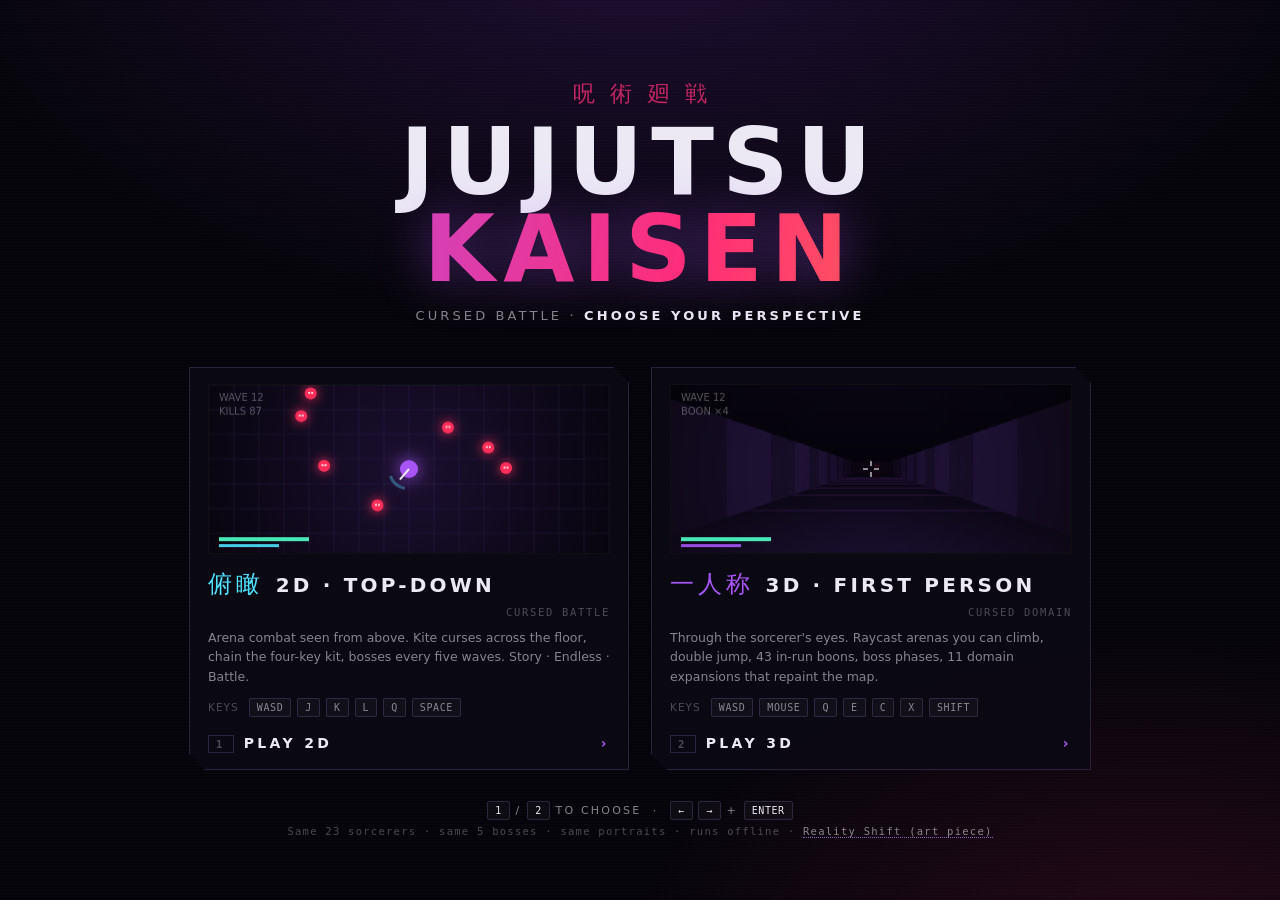
<file: index.html>
<!DOCTYPE html>
<html lang="en">
<head>
<meta charset="utf-8">
<meta name="viewport" content="width=device-width, initial-scale=1, viewport-fit=cover">
<title>JUJUTSU KAISEN — Cursed Battle</title>
<style>
/* ==========================================================================
   LAUNCHER — one front door for both builds.
   Pick a perspective; the matching game loads. No network, no build step.
   Palette and type match fps/css/main.css so the hand-off feels seamless.
   ========================================================================== */
:root {
  --bg: #05040a;
  --panel: rgba(12, 10, 20, 0.86);
  --line: rgba(150, 130, 220, 0.22);
  --line-hot: rgba(190, 120, 255, 0.75);
  --ink: #ece9f5;
  --dim: rgba(236, 233, 245, 0.55);
  --dimmer: rgba(236, 233, 245, 0.3);
  --accent: #a855f7;
  --accent2: #ff2d78;
  --cyan: #4fe3ff;
  --sans: "Rajdhani", "Chakra Petch", "Eurostile", "Bahnschrift",
          system-ui, -apple-system, "Segoe UI", sans-serif;
  --mono: "JetBrains Mono", "SF Mono", "Consolas", monospace;
  --jp: "Hiragino Mincho ProN", "Yu Mincho", "MS Mincho", serif;
}

* { margin: 0; padding: 0; box-sizing: border-box; }

html, body {
  width: 100%; min-height: 100%;
  background: var(--bg);
  color: var(--ink);
  font-family: var(--sans);
  -webkit-font-smoothing: antialiased;
}

body {
  display: flex; flex-direction: column;
  min-height: 100vh;
  background:
    radial-gradient(1200px 700px at 50% -10%, rgba(90, 40, 150, 0.30), transparent 60%),
    radial-gradient(900px 600px at 90% 110%, rgba(190, 30, 90, 0.18), transparent 60%),
    var(--bg);
  overflow-x: hidden;
}
/* Scan texture, same as the in-game menus. */
body::after {
  content: '';
  position: fixed; inset: 0;
  background: repeating-linear-gradient(0deg, rgba(255,255,255,0.014) 0 1px, transparent 1px 3px);
  pointer-events: none;
}

.wrap {
  margin: auto;
  width: 100%; max-width: 1040px;
  padding: 56px 24px 40px;
  text-align: center;
  position: relative; z-index: 1;
}

.kanji {
  font-family: var(--jp); font-size: 22px; letter-spacing: 0.7em;
  color: rgba(255, 45, 120, 0.75); margin-bottom: 10px;
  padding-left: 0.7em; /* optically centre the tracked glyphs */
}
h1 {
  font-size: clamp(44px, 8vw, 92px);
  font-weight: 700; letter-spacing: 0.09em; line-height: 0.95;
}
h1 span {
  display: block;
  background: linear-gradient(100deg, var(--accent) 0%, var(--accent2) 55%, #ff8a3d 100%);
  -webkit-background-clip: text; background-clip: text; color: transparent;
  filter: drop-shadow(0 0 26px rgba(168, 85, 247, 0.45));
}
.tag {
  margin-top: 14px; font-size: 13px; letter-spacing: 0.24em;
  color: var(--dim); text-transform: uppercase;
}
.tag b { color: var(--ink); font-weight: 600; }

/* ---------- perspective cards ---------- */
.persp-grid {
  display: grid; grid-template-columns: repeat(2, minmax(0, 440px));
  gap: 22px; margin: 44px auto 0; justify-content: center;
}
@media (max-width: 760px) { .persp-grid { grid-template-columns: 1fr; } }

.persp {
  position: relative;
  display: flex; flex-direction: column; gap: 10px;
  padding: 16px 18px 18px;
  background: var(--panel);
  border: 1px solid var(--line);
  color: var(--ink);
  text-decoration: none;
  text-align: left;
  cursor: pointer;
  outline: none;
  transition: transform 0.18s ease, border-color 0.18s ease, box-shadow 0.18s ease, background 0.18s ease;
  clip-path: polygon(0 0, calc(100% - 16px) 0, 100% 16px, 100% 100%, 16px 100%, 0 calc(100% - 16px));
}
.persp:hover, .persp:focus-visible, .persp.hot {
  border-color: var(--line-hot);
  background: rgba(30, 16, 50, 0.9);
  transform: translateY(-4px);
  box-shadow: 0 12px 40px rgba(120, 40, 200, 0.28);
}
.persp[data-p="2d"]:hover, .persp[data-p="2d"].hot { --glow: var(--cyan); }
.persp[data-p="3d"]:hover, .persp[data-p="3d"].hot { --glow: var(--accent); }

.preview {
  display: block;
  width: 100%; height: 170px;
  background: #000;
  border: 1px solid rgba(255,255,255,0.06);
}
.p-head { display: flex; flex-wrap: wrap; align-items: baseline; gap: 6px 12px; margin-top: 4px; }
.p-kanji { font-family: var(--jp); font-size: 24px; color: var(--accent); letter-spacing: 0.16em; white-space: nowrap; }
.persp[data-p="2d"] .p-kanji { color: var(--cyan); }
.p-name { font-size: 20px; font-weight: 700; letter-spacing: 0.16em; white-space: nowrap; }
.p-sub { margin-left: auto; font-family: var(--mono); font-size: 10.5px; letter-spacing: 0.16em; color: var(--dimmer); text-transform: uppercase; white-space: nowrap; }
.p-desc { font-size: 12.5px; line-height: 1.55; color: var(--dim); }

.p-keys { display: flex; flex-wrap: wrap; gap: 6px; margin-top: 2px; }
kbd {
  font-family: var(--mono); font-size: 10px; letter-spacing: 0.06em;
  padding: 3px 7px; color: var(--dim);
  border: 1px solid var(--line); border-radius: 2px;
  background: rgba(255,255,255,0.03);
}
.p-keys span { font-size: 10.5px; color: var(--dimmer); letter-spacing: 0.1em; align-self: center; margin-right: 4px; }

.p-cta {
  margin-top: 8px;
  display: flex; align-items: center; justify-content: space-between;
  font-size: 14px; font-weight: 700; letter-spacing: 0.24em;
  color: var(--ink);
}
.p-cta i { font-style: normal; color: var(--glow, var(--accent)); transition: transform 0.18s ease; }
.persp:hover .p-cta i, .persp.hot .p-cta i { transform: translateX(4px); }
.p-num {
  font-family: var(--mono); font-size: 10.5px; color: var(--dimmer);
  border: 1px solid var(--line); padding: 2px 7px; margin-right: 10px;
}

.badge {
  position: absolute; top: 12px; right: 12px; z-index: 2;
  font-family: var(--mono); font-size: 9.5px; letter-spacing: 0.2em;
  color: #0a0410; background: linear-gradient(135deg, var(--accent), var(--accent2));
  padding: 4px 8px;
  display: none;
}
.persp.last .badge { display: block; }

.foot {
  margin-top: 34px;
  display: flex; flex-direction: column; gap: 8px; align-items: center;
}
.hint { font-size: 11px; letter-spacing: 0.2em; color: var(--dim); text-transform: uppercase; }
.hint kbd { color: var(--ink); }
.note { font-size: 10.5px; color: var(--dimmer); letter-spacing: 0.12em; font-family: var(--mono); }
.note a { color: var(--dim); text-decoration: none; border-bottom: 1px dotted var(--line-hot); }
.note a:hover { color: var(--ink); }

@media (prefers-reduced-motion: reduce) {
  .persp, .p-cta i { transition: none; }
}
</style>
</head>
<body>

<main class="wrap">
  <div class="kanji">呪術廻戦</div>
  <h1>JUJUTSU<span>KAISEN</span></h1>
  <p class="tag">Cursed Battle · <b>choose your perspective</b></p>

  <div class="persp-grid" id="grid">

    <!-- ============ 2D ============ -->
    <a class="persp" data-p="2d" href="2d/jjk-game.html" id="card2d">
      <span class="badge">LAST PLAYED</span>
      <canvas class="preview" id="pv2d" width="400" height="170" aria-hidden="true"></canvas>
      <div class="p-head">
        <span class="p-kanji">俯瞰</span>
        <span class="p-name">2D · TOP-DOWN</span>
        <span class="p-sub">Cursed Battle</span>
      </div>
      <p class="p-desc">
        Arena combat seen from above. Kite curses across the floor, chain the
        four-key kit, bosses every five waves. Story · Endless · Battle.
      </p>
      <div class="p-keys">
        <span>KEYS</span><kbd>WASD</kbd><kbd>J</kbd><kbd>K</kbd><kbd>L</kbd><kbd>Q</kbd><kbd>SPACE</kbd>
      </div>
      <div class="p-cta"><span><span class="p-num">1</span>PLAY 2D</span><i>›</i></div>
    </a>

    <!-- ============ 3D ============ -->
    <a class="persp" data-p="3d" href="fps/index.html" id="card3d">
      <span class="badge">LAST PLAYED</span>
      <canvas class="preview" id="pv3d" width="400" height="170" aria-hidden="true"></canvas>
      <div class="p-head">
        <span class="p-kanji">一人称</span>
        <span class="p-name">3D · FIRST PERSON</span>
        <span class="p-sub">Cursed Domain</span>
      </div>
      <p class="p-desc">
        Through the sorcerer's eyes. Raycast arenas you can climb, double jump,
        43 in-run boons, boss phases, 11 domain expansions that repaint the map.
      </p>
      <div class="p-keys">
        <span>KEYS</span><kbd>WASD</kbd><kbd>MOUSE</kbd><kbd>Q</kbd><kbd>E</kbd><kbd>C</kbd><kbd>X</kbd><kbd>SHIFT</kbd>
      </div>
      <div class="p-cta"><span><span class="p-num">2</span>PLAY 3D</span><i>›</i></div>
    </a>

  </div>

  <div class="foot">
    <div class="hint"><kbd>1</kbd> / <kbd>2</kbd> to choose &nbsp;·&nbsp; <kbd>←</kbd> <kbd>→</kbd> + <kbd>ENTER</kbd></div>
    <div class="note">
      Same 23 sorcerers · same 5 bosses · same portraits · runs offline ·
      <a href="prototypes/bewilder-prototype.html">Reality Shift (art piece)</a>
    </div>
  </div>
</main>

<script>
(function () {
  'use strict';

  var KEY = 'jjk_perspective';
  var cards = { '2d': document.getElementById('card2d'), '3d': document.getElementById('card3d') };
  var order = ['2d', '3d'];

  /* ------------------------------------------------------------------
     Remember the last pick. localStorage can throw (private mode,
     blocked storage) — the page must work without it.
     ------------------------------------------------------------------ */
  var last = null;
  try { last = localStorage.getItem(KEY); } catch (e) { /* no storage */ }
  if (cards[last]) cards[last].classList.add('last');

  function launch(p) {
    try { localStorage.setItem(KEY, p); } catch (e) { /* no storage */ }
    // Let the browser follow the href (also honours cmd/ctrl-click).
  }
  order.forEach(function (p) {
    cards[p].addEventListener('click', function () { launch(p); });
  });

  /* ------------------------------------------------------------------
     Keyboard: 1 / 2 launch directly; arrows move focus; Enter follows.
     ------------------------------------------------------------------ */
  var hot = cards[last] ? order.indexOf(last) : 0;
  function setHot(i) {
    hot = (i + order.length) % order.length;
    order.forEach(function (p, k) { cards[p].classList.toggle('hot', k === hot); });
    cards[order[hot]].focus({ preventScroll: true });
  }
  document.addEventListener('keydown', function (e) {
    if (e.metaKey || e.ctrlKey || e.altKey) return;
    if (e.key === '1') { launch('2d'); cards['2d'].click(); }
    else if (e.key === '2') { launch('3d'); cards['3d'].click(); }
    else if (e.key === 'ArrowLeft' || e.key === 'ArrowUp') { e.preventDefault(); setHot(hot - 1); }
    else if (e.key === 'ArrowRight' || e.key === 'ArrowDown' || e.key === 'Tab' && !e.shiftKey && document.activeElement === document.body) { e.preventDefault(); setHot(hot + 1); }
    else if (e.key === 'Enter' && document.activeElement && document.activeElement.classList.contains('persp')) {
      launch(document.activeElement.dataset.p); // anchor handles navigation
    }
  });

  /* ------------------------------------------------------------------
     Live previews. Two tiny renderers so the choice is visual, not verbal:
       2D  — top-down arena: player disc, orbiting curses, strikes.
       3D  — a 60-line raycaster: corridor, moving wall bands, a curse
             billboard closing in, crosshair. Same idea as the real engine.
     ------------------------------------------------------------------ */
  var reduce = false;
  try { reduce = window.matchMedia('(prefers-reduced-motion: reduce)').matches; } catch (e) {}

  var c2 = document.getElementById('pv2d'), g2 = c2.getContext('2d');
  var c3 = document.getElementById('pv3d'), g3 = c3.getContext('2d');
  var W = c2.width, H = c2.height;

  // Deterministic pseudo-random so the previews look the same every open.
  var seed = 7;
  function rnd() { seed = (seed * 1103515245 + 12345) & 0x7fffffff; return seed / 0x7fffffff; }

  // ---- 2D: top-down ----
  var foes = [];
  for (var i = 0; i < 7; i++) {
    foes.push({ a: rnd() * Math.PI * 2, r: 45 + rnd() * 45, s: (0.35 + rnd() * 0.5) * (rnd() < 0.5 ? 1 : -1), w: rnd() * 6 });
  }
  var bolts = [];
  function draw2d(t) {
    g2.clearRect(0, 0, W, H);
    // floor
    var grd = g2.createRadialGradient(W / 2, H / 2, 10, W / 2, H / 2, W * 0.6);
    grd.addColorStop(0, '#1a0f2e'); grd.addColorStop(1, '#06040c');
    g2.fillStyle = grd; g2.fillRect(0, 0, W, H);
    g2.strokeStyle = 'rgba(120,100,200,0.10)'; g2.lineWidth = 1;
    for (var x = 0; x <= W; x += 25) { g2.beginPath(); g2.moveTo(x, 0); g2.lineTo(x, H); g2.stroke(); }
    for (var y = 0; y <= H; y += 25) { g2.beginPath(); g2.moveTo(0, y); g2.lineTo(W, y); g2.stroke(); }

    var px = W / 2, py = H / 2;
    // foes orbit and breathe inward
    var nearest = null, nd = 1e9;
    foes.forEach(function (f) {
      f.a += f.s * 0.016;
      var rr = f.r + Math.sin(t * 0.0015 + f.w) * 14;
      f.x = px + Math.cos(f.a) * rr * 1.6; f.y = py + Math.sin(f.a) * rr;
      var d = Math.hypot(f.x - px, f.y - py);
      if (d < nd) { nd = d; nearest = f; }
    });
    // occasional strike toward the nearest foe
    if (nearest && (t % 900) < 16 && bolts.length < 3) bolts.push({ x: px, y: py, tx: nearest.x, ty: nearest.y, k: 0 });
    bolts.forEach(function (b) { b.k += 0.06; });
    for (var j = bolts.length - 1; j >= 0; j--) if (bolts[j].k >= 1) bolts.splice(j, 1);

    // foes
    foes.forEach(function (f) {
      g2.beginPath(); g2.arc(f.x, f.y, 6, 0, Math.PI * 2);
      g2.fillStyle = '#ff2d5a'; g2.shadowColor = '#ff2d5a'; g2.shadowBlur = 12; g2.fill(); g2.shadowBlur = 0;
      g2.fillStyle = '#ffd0da'; g2.fillRect(f.x - 2.5, f.y - 1.5, 2, 2); g2.fillRect(f.x + 0.5, f.y - 1.5, 2, 2);
    });
    // bolts
    bolts.forEach(function (b) {
      var bx = b.x + (b.tx - b.x) * b.k, by = b.y + (b.ty - b.y) * b.k;
      g2.strokeStyle = 'rgba(79,227,255,' + (1 - b.k) + ')'; g2.lineWidth = 2;
      g2.beginPath(); g2.moveTo(b.x + (b.tx - b.x) * Math.max(0, b.k - 0.25), b.y + (b.ty - b.y) * Math.max(0, b.k - 0.25)); g2.lineTo(bx, by); g2.stroke();
    });
    // player
    var fa = nearest ? Math.atan2(nearest.y - py, nearest.x - px) : 0;
    g2.beginPath(); g2.arc(px, py, 20, fa - 0.5, fa + 0.5); g2.strokeStyle = 'rgba(79,227,255,0.35)'; g2.lineWidth = 3; g2.stroke();
    g2.beginPath(); g2.arc(px, py, 9, 0, Math.PI * 2);
    g2.fillStyle = '#a855f7'; g2.shadowColor = '#a855f7'; g2.shadowBlur = 18; g2.fill(); g2.shadowBlur = 0;
    g2.strokeStyle = '#ece9f5'; g2.lineWidth = 2; g2.beginPath(); g2.moveTo(px, py); g2.lineTo(px + Math.cos(fa) * 14, py + Math.sin(fa) * 14); g2.stroke();
    // HUD hint
    g2.fillStyle = 'rgba(236,233,245,0.35)'; g2.font = '10px ' + getComputedStyle(document.body).fontFamily;
    g2.fillText('WAVE 12', 10, 16); g2.fillText('KILLS 87', 10, 30);
    g2.fillStyle = 'rgba(80,255,200,0.9)'; g2.fillRect(10, H - 16, 90, 4);
    g2.fillStyle = 'rgba(79,227,255,0.9)'; g2.fillRect(10, H - 9, 60, 3);
  }

  // ---- 3D: first person raycaster ----
  var cols = 200, colW = W / cols, FOV = 0.9, HALF = 1.0, TRAVEL = 0;
  var foe3 = { z: 9, x: 0.15 };
  function shade(v, d, tint) {
    var f = Math.max(0, 1 - d / 12);
    var r = Math.round((tint ? 170 : 40) * v * f + 8 * (1 - f));
    var g = Math.round((tint ? 60 : 24) * v * f + 4 * (1 - f));
    var b = Math.round((tint ? 220 : 70) * v * f + 14 * (1 - f));
    return 'rgb(' + r + ',' + g + ',' + b + ')';
  }
  function draw3d(t) {
    TRAVEL += 0.03;
    // ceiling + floor
    var sky = g3.createLinearGradient(0, 0, 0, H / 2); sky.addColorStop(0, '#0a0614'); sky.addColorStop(1, '#03020a');
    g3.fillStyle = sky; g3.fillRect(0, 0, W, H / 2);
    var fl = g3.createLinearGradient(0, H / 2, 0, H); fl.addColorStop(0, '#06040c'); fl.addColorStop(1, '#1b1030');
    g3.fillStyle = fl; g3.fillRect(0, H / 2, W, H / 2);
    // floor lines rushing in
    g3.strokeStyle = 'rgba(168,85,247,0.12)';
    for (var k = 0; k < 8; k++) {
      var z = ((k - (TRAVEL % 1)) + 1) * 1.2 + 0.4; var yy = H / 2 + (H * 0.5) / z;
      g3.beginPath(); g3.moveTo(0, yy); g3.lineTo(W, yy); g3.stroke();
    }
    // end wall bobs closer then resets (a corridor you keep walking down)
    var endZ = 14 - (TRAVEL * 1.5) % 10;
    var bob = Math.sin(t * 0.008) * 2.5;
    for (var i = 0; i < cols; i++) {
      var cam = (i / cols - 0.5) * 2 * FOV;      // ray x-slope
      var sideD = cam === 0 ? 1e9 : HALF / Math.abs(cam);
      var d = Math.min(sideD, endZ);
      var isEnd = d === endZ;
      var h = (H * 0.9) / d;
      // band texture along z so motion reads
      var hitZ = isEnd ? (i / cols) * 6 : d + TRAVEL * 1.5;
      var band = (Math.floor(hitZ * 1.5) % 2) === 0 ? 1 : 0.72;
      var side = isEnd ? 0.55 : 1;
      g3.fillStyle = shade(band * side, d, isEnd);
      g3.fillRect(i * colW, H / 2 - h / 2 + bob, colW + 0.6, h);
    }
    // enemy billboard walking toward the camera
    foe3.z -= 0.02; if (foe3.z < 1.6) { foe3.z = 10; foe3.x = (rnd() - 0.5) * 0.7; }
    var sc = (H * 0.75) / foe3.z, ex = W / 2 + (foe3.x / foe3.z) * W * 0.9 + Math.sin(t * 0.004) * sc * 0.06, ey = H / 2 + bob + sc * 0.28;
    var fog = Math.max(0.15, 1 - foe3.z / 12);
    g3.save(); g3.globalAlpha = fog;
    g3.fillStyle = '#1a0a12';
    g3.beginPath(); g3.ellipse(ex, ey, sc * 0.28, sc * 0.5, 0, 0, Math.PI * 2); g3.fill();
    g3.beginPath(); g3.arc(ex, ey - sc * 0.42, sc * 0.2, 0, Math.PI * 2); g3.fill();
    g3.fillStyle = '#ff2d5a'; g3.shadowColor = '#ff2d5a'; g3.shadowBlur = sc * 0.2;
    g3.fillRect(ex - sc * 0.11, ey - sc * 0.46, sc * 0.07, sc * 0.05); g3.fillRect(ex + sc * 0.04, ey - sc * 0.46, sc * 0.07, sc * 0.05);
    g3.shadowBlur = 0; g3.restore();
    // vignette + crosshair + HUD
    var vg = g3.createRadialGradient(W / 2, H / 2, H * 0.3, W / 2, H / 2, W * 0.6);
    vg.addColorStop(0, 'rgba(0,0,0,0)'); vg.addColorStop(1, 'rgba(0,0,0,0.55)');
    g3.fillStyle = vg; g3.fillRect(0, 0, W, H);
    g3.strokeStyle = 'rgba(236,233,245,0.8)'; g3.lineWidth = 1.5;
    g3.beginPath(); g3.moveTo(W / 2 - 8, H / 2); g3.lineTo(W / 2 - 3, H / 2); g3.moveTo(W / 2 + 3, H / 2); g3.lineTo(W / 2 + 8, H / 2);
    g3.moveTo(W / 2, H / 2 - 8); g3.lineTo(W / 2, H / 2 - 3); g3.moveTo(W / 2, H / 2 + 3); g3.lineTo(W / 2, H / 2 + 8); g3.stroke();
    g3.fillStyle = 'rgba(80,255,200,0.9)'; g3.fillRect(10, H - 16, 90, 4);
    g3.fillStyle = 'rgba(168,85,247,0.9)'; g3.fillRect(10, H - 9, 60, 3);
    g3.fillStyle = 'rgba(236,233,245,0.35)'; g3.font = '10px ' + getComputedStyle(document.body).fontFamily;
    g3.fillText('WAVE 12', 10, 16); g3.fillText('BOON ×4', 10, 30);
  }

  function frame(t) {
    draw2d(t); draw3d(t);
    if (!reduce) requestAnimationFrame(frame);
  }
  requestAnimationFrame(frame);
})();
</script>
</body>
</html>
</file>
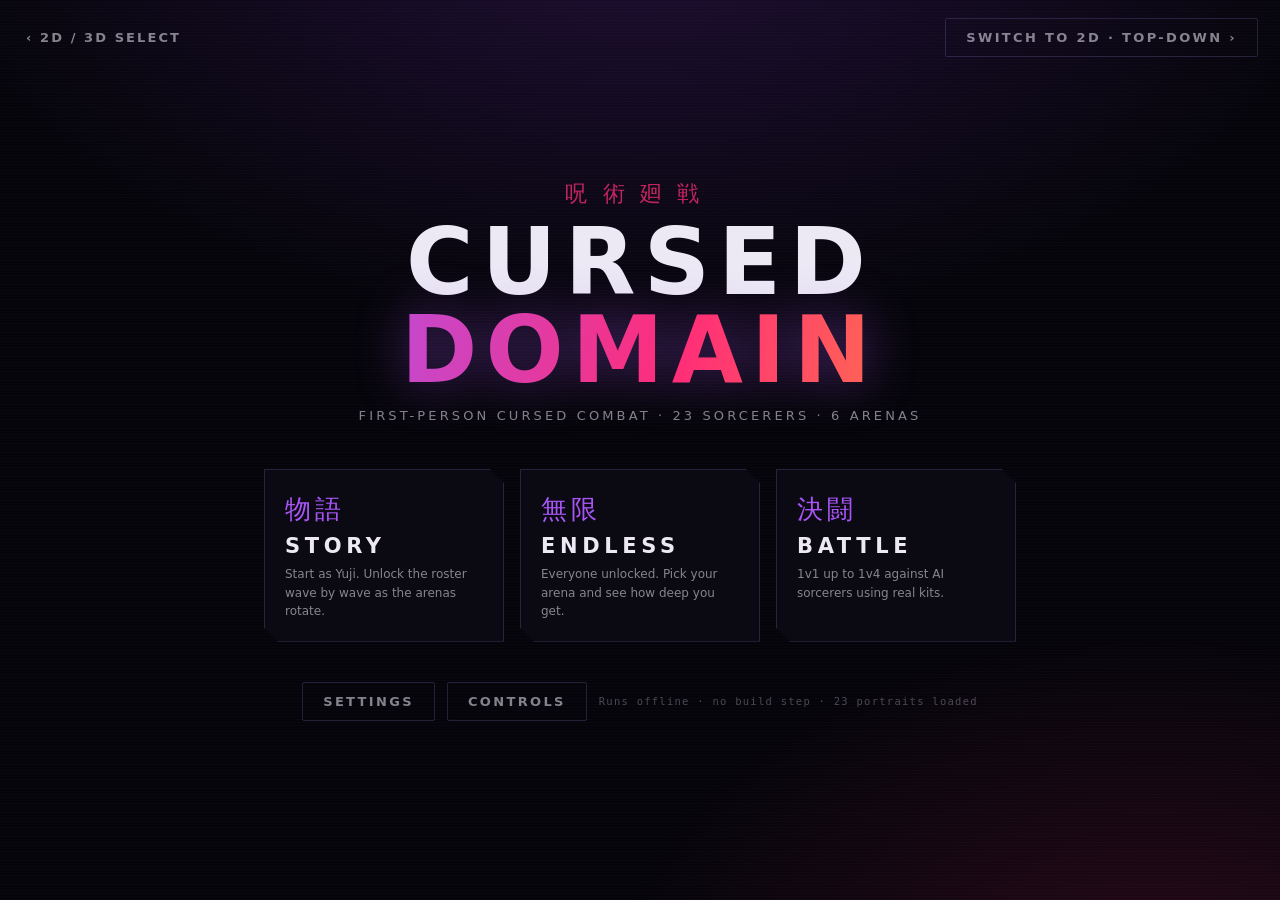
<file: fps/index.html>
<!DOCTYPE html>
<html lang="en">
<head>
<meta charset="utf-8">
<meta name="viewport" content="width=device-width, initial-scale=1, viewport-fit=cover">
<title>JUJUTSU KAISEN — CURSED DOMAIN (First Person)</title>
<link rel="stylesheet" href="css/main.css">
<link rel="stylesheet" href="css/screens.css">
</head>
<body>

<!-- ============ WORLD ============ -->
<canvas id="game"></canvas>

<!-- Click-to-lock prompt shown when pointer lock drops -->
<div id="lockPrompt" class="lock-prompt hidden">
  <div class="lock-inner">
    <div class="lock-icon">◎</div>
    <div class="lock-text">CLICK TO RESUME</div>
    <div class="lock-sub">mouse look · ESC to pause</div>
  </div>
</div>

<!-- ============ LOADING ============ -->
<section id="loading" class="screen active">
  <div class="load-wrap">
    <div class="load-kanji">呪術廻戦</div>
    <h1 class="load-title">CURSED DOMAIN</h1>
    <div class="load-bar"><div class="load-fill" id="loadFill"></div></div>
    <div class="load-status" id="loadStatus">summoning…</div>
  </div>
</section>

<!-- ============ TITLE ============ -->
<section id="title" class="screen">
  <div class="title-bg"></div>
  <nav class="title-nav">
    <a class="back-btn" href="../index.html">‹ 2D / 3D SELECT</a>
    <a class="ghost-btn" href="../2d/jjk-game.html">SWITCH TO 2D · TOP-DOWN ›</a>
  </nav>
  <div class="title-inner">
    <div class="title-kanji">呪術廻戦</div>
    <h1 class="title-main">CURSED<span>DOMAIN</span></h1>
    <p class="title-tag">First-person cursed combat · 23 sorcerers · 6 arenas</p>

    <div class="mode-grid">
      <button class="mode-card" data-mode="story">
        <span class="mode-kanji">物語</span>
        <span class="mode-name">STORY</span>
        <span class="mode-desc">Start as Yuji. Unlock the roster wave by wave as the arenas rotate.</span>
      </button>
      <button class="mode-card" data-mode="endless">
        <span class="mode-kanji">無限</span>
        <span class="mode-name">ENDLESS</span>
        <span class="mode-desc">Everyone unlocked. Pick your arena and see how deep you get.</span>
      </button>
      <button class="mode-card" data-mode="battle">
        <span class="mode-kanji">決闘</span>
        <span class="mode-name">BATTLE</span>
        <span class="mode-desc">1v1 up to 1v4 against AI sorcerers using real kits.</span>
      </button>
    </div>

    <div class="title-foot">
      <button class="ghost-btn" id="btnSettings">SETTINGS</button>
      <button class="ghost-btn" id="btnControls">CONTROLS</button>
      <span class="foot-note">Runs offline · no build step · <span id="assetNote"></span></span>
    </div>
  </div>
</section>

<!-- ============ CHARACTER SELECT ============ -->
<section id="charSelect" class="screen">
  <header class="sel-head">
    <button class="back-btn" data-back="title">‹ BACK</button>
    <h2>SELECT SORCERER</h2>
    <div class="sel-mode" id="selMode"></div>
  </header>

  <div class="sel-body">
    <div class="char-grid" id="charGrid"></div>

    <aside class="char-info" id="charInfo">
      <div class="ci-portrait"><img id="ciImg" alt=""></div>
      <div class="ci-head">
        <h3 id="ciName">—</h3>
        <div class="ci-kanji" id="ciKanji"></div>
        <div class="ci-role" id="ciRole"></div>
      </div>
      <p class="ci-blurb" id="ciBlurb"></p>

      <div class="ci-stats">
        <div class="stat"><label>HEALTH</label><div class="stat-bar"><i id="stHp"></i></div><span id="stHpV"></span></div>
        <div class="stat"><label>SPEED</label><div class="stat-bar"><i id="stSp"></i></div><span id="stSpV"></span></div>
        <div class="stat"><label id="stCritLabel">BLACK FLASH</label><div class="stat-bar"><i id="stCrit"></i></div><span id="stCritV"></span></div>
      </div>

      <div class="ci-abilities" id="ciAbilities"></div>
      <div class="ci-passive"><label>PASSIVE</label><p id="ciPassive"></p></div>

      <button class="primary-btn" id="btnDeploy" disabled>DEPLOY</button>
    </aside>
  </div>
</section>

<!-- ============ ARENA SELECT ============ -->
<section id="levelSelect" class="screen">
  <header class="sel-head">
    <button class="back-btn" data-back="charSelect">‹ BACK</button>
    <h2>SELECT ARENA</h2>
    <div class="sel-mode">ENDLESS</div>
  </header>
  <div class="level-grid" id="levelGrid"></div>
  <div class="level-foot">
    <label class="toggle"><input type="checkbox" id="rotateArenas" checked> <span>Rotate arenas every 5 waves</span></label>
    <button class="primary-btn" id="btnLevelStart" disabled>BEGIN</button>
  </div>
</section>

<!-- ============ BATTLE SETUP ============ -->
<section id="battleSetup" class="screen">
  <header class="sel-head">
    <button class="back-btn" data-back="charSelect">‹ BACK</button>
    <h2>BATTLE SETUP</h2>
    <div class="sel-mode">DUEL</div>
  </header>

  <div class="battle-body">
    <div class="battle-left">
      <div class="bl-label">OPPONENTS</div>
      <div class="count-row" id="countRow">
        <button data-count="1" class="count-btn active">1</button>
        <button data-count="2" class="count-btn">2</button>
        <button data-count="3" class="count-btn">3</button>
        <button data-count="4" class="count-btn">4</button>
      </div>
      <div class="slot-row" id="slotRow"></div>
      <div class="battle-actions">
        <button class="ghost-btn" id="btnRandomise">RANDOMISE</button>
        <button class="ghost-btn" id="btnClearSlots">CLEAR</button>
      </div>
      <div class="bl-label">DIFFICULTY</div>
      <div class="count-row" id="diffRow">
        <button data-diff="0.75" class="count-btn">GRADE 4</button>
        <button data-diff="1" class="count-btn active">GRADE 1</button>
        <button data-diff="1.4" class="count-btn">SPECIAL</button>
      </div>
      <button class="primary-btn" id="btnBattleStart">FIGHT</button>
    </div>
    <div class="battle-right">
      <div class="bl-label">PICK OPPONENT</div>
      <div class="char-grid small" id="battleGrid"></div>
    </div>
  </div>
</section>

<!-- ============ PAUSE ============ -->
<section id="pause" class="overlay">
  <div class="ov-card">
    <div class="ov-kanji">休</div>
    <h2>PAUSED</h2>
    <div class="ov-stats" id="pauseStats"></div>
    <div class="ov-actions">
      <button class="primary-btn" id="btnResume">RESUME</button>
      <button class="ghost-btn" id="btnPauseControls">CONTROLS</button>
      <button class="ghost-btn danger" id="btnQuit">ABANDON RUN</button>
    </div>
  </div>
</section>

<!-- ============ GAME OVER ============ -->
<section id="gameOver" class="overlay">
  <div class="ov-card">
    <div class="ov-kanji" id="goKanji">終</div>
    <h2 id="goTitle">YOU DIED</h2>
    <div class="ov-stats" id="goStats"></div>
    <div class="ov-actions">
      <button class="primary-btn" id="btnRetry">RETRY</button>
      <button class="ghost-btn" id="btnMenu">MAIN MENU</button>
    </div>
  </div>
</section>

<!-- ============ CONTROLS ============ -->
<section id="controls" class="overlay">
  <div class="ov-card wide">
    <div class="ov-kanji">操</div>
    <h2>CONTROLS</h2>
    <p class="ov-note">Left-hand layout — your right hand never leaves the mouse.</p>
    <div class="key-grid">
      <div class="key-row"><kbd>W A S D</kbd><span>Move</span></div>
      <div class="key-row"><kbd>MOUSE</kbd><span>Look</span></div>
      <div class="key-row"><kbd>LMB</kbd><span>Cursed strike — rolls Black Flash</span></div>
      <div class="key-row"><kbd>Q</kbd><span>Ability 1</span></div>
      <div class="key-row"><kbd>E</kbd><span>Ability 2</span></div>
      <div class="key-row"><kbd>C</kbd><span>Ability 3</span></div>
      <div class="key-row"><kbd>X</kbd><span>Domain Expansion</span></div>
      <div class="key-row"><kbd>F</kbd><span>Reverse Cursed Technique (heal)</span></div>
      <div class="key-row"><kbd>RMB</kbd> <span>Passive — hold for Gojo's Infinity (also <b>V</b>)</span></div>
      <div class="key-row"><kbd>Q / E again</kbd><span>Detonate your Blue / Red early</span></div>
      <div class="key-row"><kbd>SPACE</kbd><span>Jump · press again to DOUBLE JUMP</span></div>
      <div class="key-row"><kbd>SHIFT</kbd><span>Dash (brief i-frames)</span></div>
      <div class="key-row"><kbd>TAB</kbd><span>Map</span></div>
      <div class="key-row"><kbd>ESC</kbd><span>Pause</span></div>
    </div>
    <p class="ov-note dim">Aliases: J / K / L and 1–4 also fire abilities. R also heals.</p>
    <div class="ov-actions"><button class="primary-btn" id="btnControlsClose">CLOSE</button></div>
  </div>
</section>

<!-- ============ SETTINGS ============ -->
<section id="settings" class="overlay">
  <div class="ov-card">
    <div class="ov-kanji">設</div>
    <h2>SETTINGS</h2>
    <div class="set-row">
      <label>Mouse sensitivity</label>
      <input type="range" id="setSens" min="0.4" max="3" step="0.05" value="1">
      <span id="setSensV">1.00</span>
    </div>
    <div class="set-row">
      <label>Render quality</label>
      <input type="range" id="setQual" min="0.35" max="1" step="0.05" value="0.62">
      <span id="setQualV">62%</span>
    </div>
    <div class="set-row">
      <label>Volume</label>
      <input type="range" id="setVol" min="0" max="1" step="0.05" value="0.55">
      <span id="setVolV">55%</span>
    </div>
    <div class="set-row">
      <label class="toggle"><input type="checkbox" id="setInvert"> <span>Invert vertical look</span></label>
    </div>
    <div class="ov-actions"><button class="primary-btn" id="btnSettingsClose">CLOSE</button></div>
  </div>
</section>

<!-- ============ SCRIPTS ============ -->
<!-- Classic scripts, deliberately: ES modules are CORS-blocked over file://,
     so this ordering is what lets the game open by double-click. -->
<script>try { localStorage.setItem('jjk_perspective', '3d'); } catch (e) {}</script>
<script src="js/engine/core.js"></script>

<script src="js/data/sprites.js"></script>
<script src="js/data/characters.js"></script>
<script src="js/data/bosses.js"></script>
<script src="js/data/levels.js"></script>
<script src="js/data/domains.js"></script>
<script src="js/data/boons.js"></script>
<script src="js/data/modifiers.js"></script>

<script src="js/engine/assets.js"></script>
<script src="js/engine/map.js"></script>
<script src="js/engine/textures.js"></script>
<script src="js/engine/spritebake.js"></script>
<script src="js/engine/raycaster.js"></script>
<script src="js/engine/renderer.js"></script>
<script src="js/engine/postfx.js"></script>
<script src="js/engine/viewmodel.js"></script>
<script src="js/engine/input.js"></script>
<script src="js/engine/audio.js"></script>

<script src="js/game/art.js"></script>
<script src="js/game/particles.js"></script>
<script src="js/game/combat.js"></script>
<script src="js/game/projectiles.js"></script>
<script src="js/game/entities.js"></script>
<script src="js/game/abilities.js"></script>
<script src="js/game/boss.js"></script>
<script src="js/game/player.js"></script>
<script src="js/game/waves.js"></script>
<script src="js/game/hud.js"></script>
<script src="js/game/game.js"></script>

<script src="js/ui/menu.js"></script>
<script src="js/main.js"></script>
</body>
</html>
</file>
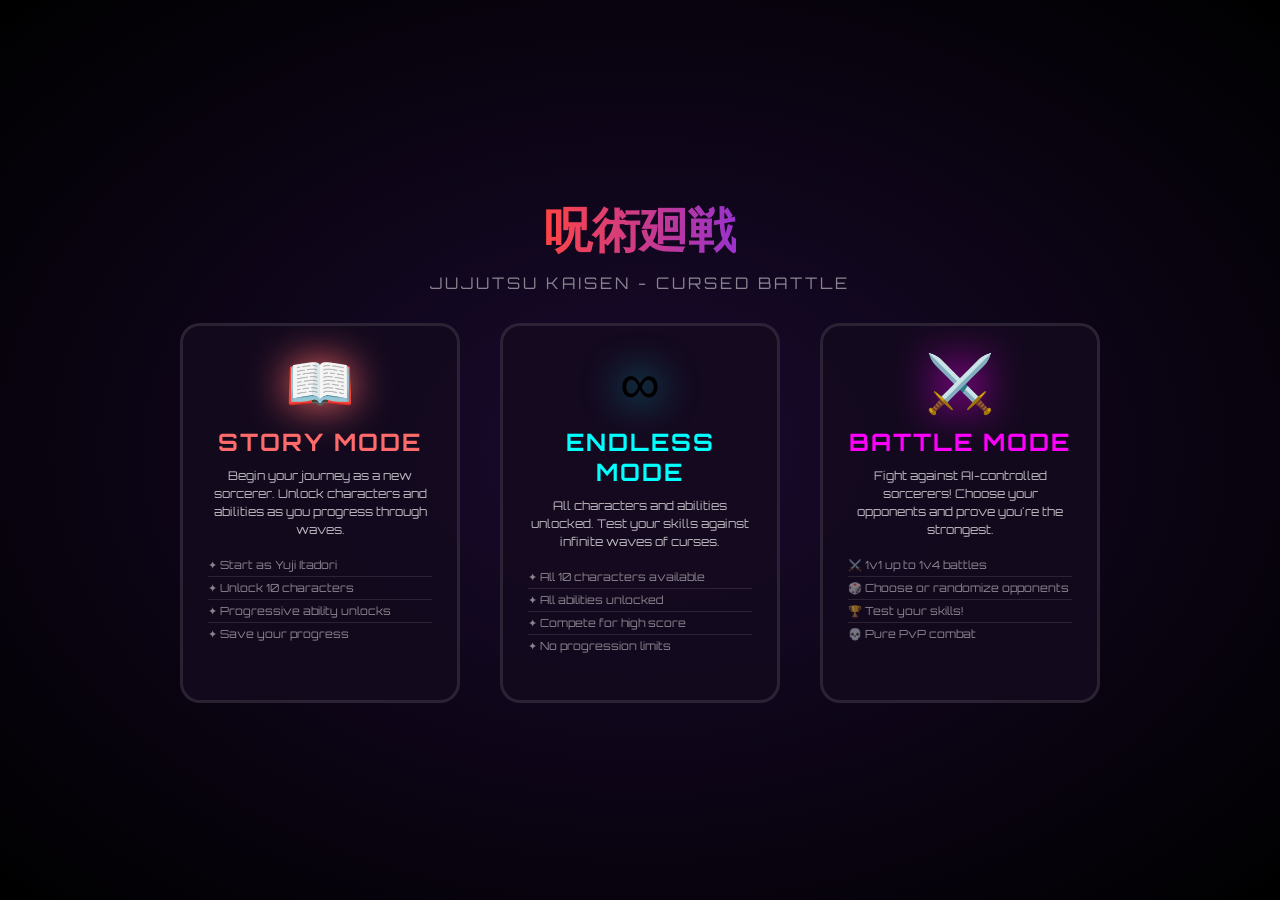
<file: jjk-game.html>
<!DOCTYPE html>
<html lang="en">
<head>
  <meta charset="UTF-8">
  <meta name="viewport" content="width=device-width, initial-scale=1.0">
  <title>JUJUTSU KAISEN - Cursed Battle</title>
  <link href="https://fonts.googleapis.com/css2?family=Orbitron:wght@400;700;900&display=swap" rel="stylesheet">
  <style>
    * { margin: 0; padding: 0; box-sizing: border-box; }

    body {
      background: #000;
      overflow: hidden;
      font-family: 'Orbitron', sans-serif;
      cursor: default;
    }

    /* Night sky background */
    #gameBackground {
      position: fixed;
      inset: 0;
      background-image: url('sky.jpeg');
      background-size: cover;
      background-position: center;
      z-index: 0;
    }

    #gameCanvas {
      display: block;
      position: relative;
      z-index: 1;
      background: transparent;
    }

    /* Mode Select Screen */
    #modeSelect {
      position: fixed;
      inset: 0;
      background: radial-gradient(ellipse at center, #1a0a2e 0%, #000 100%);
      display: flex;
      flex-direction: column;
      align-items: center;
      justify-content: center;
      z-index: 700;
    }

    #modeSelect h1 {
      font-size: 3rem;
      background: linear-gradient(90deg, #ff4444, #9932cc, #1e90ff);
      background-size: 200% auto;
      -webkit-background-clip: text;
      -webkit-text-fill-color: transparent;
      animation: shimmer 3s linear infinite;
      margin-bottom: 10px;
    }

    #modeSelect .subtitle {
      color: rgba(255,255,255,0.5);
      font-size: 1rem;
      letter-spacing: 3px;
      margin-bottom: 30px;
    }

    .mode-container {
      display: flex;
      gap: 40px;
    }

    .mode-card {
      width: 280px;
      height: 380px;
      background: rgba(20, 10, 30, 0.9);
      border: 3px solid rgba(255,255,255,0.1);
      border-radius: 20px;
      padding: 20px 25px;
      cursor: pointer;
      transition: all 0.3s;
      display: flex;
      flex-direction: column;
      align-items: center;
      text-align: center;
      overflow: hidden;
    }

    .mode-card:hover {
      transform: translateY(-10px) scale(1.02);
      border-color: var(--mode-color);
      box-shadow: 0 0 40px var(--mode-color);
    }

    .mode-card.story { --mode-color: #ff6b6b; }
    .mode-card.endless { --mode-color: #00ffff; }
    .mode-card.battle { --mode-color: #ff00ff; }

    /* Battle Setup Styles */
    #battleSetup {
      position: fixed;
      inset: 0;
      background: radial-gradient(ellipse at center, #1a0a2e 0%, #000 100%);
      display: flex;
      flex-direction: column;
      align-items: center;
      padding: 30px;
      z-index: 600;
      overflow-y: auto;
    }

    .count-btn {
      width: 50px;
      height: 50px;
      background: rgba(255, 0, 255, 0.2);
      border: 2px solid #ff00ff;
      color: #ff00ff;
      font-family: 'Orbitron', sans-serif;
      font-size: 1.2rem;
      border-radius: 10px;
      cursor: pointer;
      transition: all 0.3s;
    }

    .count-btn:hover {
      background: rgba(255, 0, 255, 0.4);
      transform: scale(1.1);
    }

    .count-btn.selected {
      background: #ff00ff;
      color: #000;
      box-shadow: 0 0 20px #ff00ff;
    }

    .opponent-slot {
      width: 150px;
      height: 180px;
      background: rgba(20, 10, 30, 0.9);
      border: 3px dashed rgba(255, 0, 255, 0.5);
      border-radius: 15px;
      display: flex;
      flex-direction: column;
      align-items: center;
      justify-content: center;
      cursor: pointer;
      transition: all 0.3s;
    }

    .opponent-slot:hover {
      border-color: #ff00ff;
      background: rgba(255, 0, 255, 0.1);
    }

    .opponent-slot.filled {
      border-style: solid;
      border-color: var(--char-color, #ff00ff);
      box-shadow: 0 0 15px var(--char-color, #ff00ff);
    }

    .opponent-slot .slot-icon {
      width: 80px;
      height: 80px;
      border-radius: 50%;
      background: rgba(255, 0, 255, 0.2);
      display: flex;
      align-items: center;
      justify-content: center;
      font-size: 2rem;
      margin-bottom: 10px;
      overflow: hidden;
    }

    .opponent-slot .slot-icon img {
      width: 100%;
      height: 100%;
      object-fit: cover;
    }

    .opponent-slot .slot-label {
      color: rgba(255, 255, 255, 0.7);
      font-size: 0.8rem;
      text-align: center;
    }

    .opponent-slot .slot-name {
      color: #fff;
      font-size: 0.9rem;
      font-weight: bold;
      margin-top: 5px;
    }

    #battleCharGrid .character-card {
      min-width: 120px;
      padding: 10px;
    }

    #battleCharGrid .char-icon {
      width: 60px;
      height: 60px;
    }

    #battleCharGrid .char-name {
      font-size: 0.7rem;
    }

    #battleCharGrid .char-role,
    #battleCharGrid .char-desc {
      display: none;
    }

    .mode-icon {
      font-size: 3.5rem;
      margin-bottom: 10px;
      filter: drop-shadow(0 0 20px var(--mode-color));
    }

    .mode-card h2 {
      color: var(--mode-color);
      font-size: 1.5rem;
      margin-bottom: 10px;
      letter-spacing: 2px;
    }

    .mode-card p {
      color: rgba(255,255,255,0.7);
      font-size: 0.75rem;
      line-height: 1.5;
      margin-bottom: 15px;
    }

    .mode-card .features {
      color: rgba(255,255,255,0.5);
      font-size: 0.7rem;
      text-align: left;
      width: 100%;
    }

    .mode-card .features div {
      padding: 4px 0;
      border-bottom: 1px solid rgba(255,255,255,0.1);
    }

    .mode-card .features div:last-child {
      border-bottom: none;
    }

    /* Locked character card */
    .character-card.locked {
      filter: grayscale(80%);
      position: relative;
    }

    .character-card .lock-overlay {
      position: absolute;
      inset: 0;
      background: rgba(0, 0, 0, 0.7);
      display: flex;
      align-items: center;
      justify-content: center;
      border-radius: 15px;
      color: #ff6b6b;
      font-size: 1rem;
      font-weight: bold;
      letter-spacing: 1px;
    }

    /* Unlock notification */
    .unlock-notification {
      position: fixed;
      top: 50%;
      left: 50%;
      transform: translate(-50%, -50%) scale(0.5);
      background: linear-gradient(135deg, rgba(20, 10, 40, 0.95), rgba(40, 20, 60, 0.95));
      border: 3px solid #ffaa00;
      border-radius: 20px;
      padding: 30px 50px;
      display: flex;
      align-items: center;
      gap: 20px;
      z-index: 1000;
      opacity: 0;
      transition: all 0.5s cubic-bezier(0.175, 0.885, 0.32, 1.275);
      box-shadow: 0 0 50px rgba(255, 170, 0, 0.5);
    }

    .unlock-notification.show {
      opacity: 1;
      transform: translate(-50%, -50%) scale(1);
    }

    .unlock-notification .unlock-icon {
      font-size: 3rem;
      animation: pulse 1s ease-in-out infinite;
    }

    .unlock-notification .unlock-text {
      color: #fff;
      font-size: 1.2rem;
      text-align: center;
      letter-spacing: 2px;
    }

    .unlock-notification .unlock-text span {
      display: block;
      color: #ffaa00;
      font-size: 1.5rem;
      margin-top: 5px;
    }

    @keyframes pulse {
      0%, 100% { transform: scale(1); }
      50% { transform: scale(1.1); }
    }

    /* Locked ability indicator */
    .ability.locked-ability {
      opacity: 0.3;
      pointer-events: none;
    }

    .ability.locked-ability::after {
      content: '🔒';
      position: absolute;
      top: 50%;
      left: 50%;
      transform: translate(-50%, -50%);
      font-size: 1.5rem;
    }

    /* Back button */
    .back-btn {
      position: absolute;
      top: 20px;
      left: 20px;
      background: rgba(255, 255, 255, 0.1);
      border: 1px solid rgba(255, 255, 255, 0.3);
      color: #fff;
      padding: 10px 20px;
      border-radius: 10px;
      cursor: pointer;
      font-family: 'Orbitron', sans-serif;
      font-size: 0.8rem;
      transition: all 0.3s;
    }

    .back-btn:hover {
      background: rgba(255, 255, 255, 0.2);
      border-color: #00ffff;
    }

    /* Character Select Screen */
    #characterSelect {
      position: fixed;
      inset: 0;
      background: radial-gradient(ellipse at center, #1a0a2e 0%, #000 100%);
      display: flex;
      flex-direction: column;
      align-items: center;
      padding: 30px;
      z-index: 600;
      overflow-y: auto;
    }

    #characterSelect h1 {
      font-size: 2.5rem;
      background: linear-gradient(90deg, #ff4444, #9932cc, #1e90ff);
      background-size: 200% auto;
      -webkit-background-clip: text;
      -webkit-text-fill-color: transparent;
      animation: shimmer 3s linear infinite;
      margin-bottom: 10px;
    }

    #characterSelect .subtitle {
      color: rgba(255,255,255,0.5);
      font-size: 0.9rem;
      letter-spacing: 3px;
      margin-bottom: 30px;
    }

    .character-grid {
      display: grid;
      grid-template-columns: repeat(4, 1fr);
      gap: 15px;
      max-width: 900px;
      margin-bottom: 30px;
    }

    .character-card {
      background: rgba(20, 10, 30, 0.8);
      border: 2px solid rgba(255,255,255,0.1);
      border-radius: 15px;
      padding: 15px;
      cursor: pointer;
      transition: all 0.3s;
      text-align: center;
      min-width: 200px;
    }

    .character-card:hover {
      transform: translateY(-5px);
      border-color: rgba(255,255,255,0.3);
    }

    .character-card.selected {
      border-color: #00ffff;
      box-shadow: 0 0 30px rgba(0, 255, 255, 0.3);
    }

    .character-card.gojo { --accent: #1e90ff; }
    .character-card.yuji { --accent: #ff6b6b; }
    .character-card.sukuna { --accent: #ff0044; }
    .character-card.megumi { --accent: #4a90d9; }
    .character-card.yuta { --accent: #9932cc; }
    .character-card.hakari { --accent: #ffaa00; }
    .character-card.maki { --accent: #44ff44; }
    .character-card.mahoraga { --accent: #ffaa00; }
    .character-card.todo { --accent: #8B4513; }
    .character-card.choso { --accent: #8B0000; }
    .character-card.nobara { --accent: #ff69b4; }
    .character-card.inumaki { --accent: #9370db; }
    .character-card.nanami { --accent: #daa520; }
    .character-card.mahito { --accent: #4169e1; }
    .character-card.kashimo { --accent: #00ced1; }
    .character-card.higuruma { --accent: #2f4f4f; }
    .character-card.ryu { --accent: #8b4513; }
    .character-card.jogo { --accent: #ff4500; }
    .character-card.hanami { --accent: #228b22; }
    .character-card.toji { --accent: #1a1a2e; }
    .character-card.geto { --accent: #4b0082; }
    .character-card.gojofull { --accent: #00bfff; }
    .character-card.meguna { --accent: #660066; }

    .character-card.selected {
      border-color: var(--accent);
      box-shadow: 0 0 30px var(--accent);
    }

    .char-icon {
      width: 80px;
      height: 80px;
      border-radius: 50%;
      margin: 0 auto 10px;
      display: flex;
      align-items: center;
      justify-content: center;
      font-size: 2rem;
      background: linear-gradient(135deg, var(--accent), rgba(0,0,0,0.5));
      border: 3px solid var(--accent);
      overflow: hidden;
    }

    .char-icon img {
      width: 100%;
      height: 100%;
      object-fit: cover;
      object-position: top center; /* Show faces, not bodies */
    }

    /* Specific image positioning overrides */
    .character-card.mahito .char-icon img { object-position: center 20%; }
    .character-card.kashimo .char-icon img { object-position: center 15%; }
    .character-card.geto .char-icon img { object-position: center 5%; }
    .character-card.toji .char-icon img { object-position: center 0%; }
    .character-card.gojofull .char-icon img { object-position: center 20%; }
    .character-card.meguna .char-icon img { object-position: center 10%; }
    .character-card.ryu .char-icon img { object-position: center 20%; }
    .character-card.higuruma .char-icon img { object-position: center 0%; }

    .char-name {
      color: white;
      font-size: 0.9rem;
      font-weight: bold;
      margin-bottom: 5px;
    }

    .char-role {
      color: var(--accent);
      font-size: 0.7rem;
      letter-spacing: 1px;
      margin-bottom: 8px;
    }

    .char-desc {
      color: rgba(255,255,255,0.6);
      font-size: 0.65rem;
      line-height: 1.4;
    }

    /* Character Info Panel */
    #charInfo {
      background: rgba(20, 10, 30, 0.9);
      border: 2px solid rgba(255,255,255,0.2);
      border-radius: 15px;
      padding: 20px;
      max-width: 800px;
      width: 100%;
      margin-bottom: 20px;
      min-height: 200px;
    }

    .info-header {
      display: flex;
      align-items: center;
      gap: 20px;
      margin-bottom: 15px;
    }

    .info-icon {
      width: 60px;
      height: 60px;
      border-radius: 50%;
      display: flex;
      align-items: center;
      justify-content: center;
      font-size: 1.5rem;
      background: linear-gradient(135deg, var(--accent, #1e90ff), rgba(0,0,0,0.5));
      border: 2px solid var(--accent, #1e90ff);
      overflow: hidden;
    }

    .info-icon img {
      width: 100%;
      height: 100%;
      object-fit: cover;
    }

    .info-title h2 {
      color: white;
      font-size: 1.3rem;
    }

    .info-title .role {
      color: var(--accent, #1e90ff);
      font-size: 0.8rem;
      letter-spacing: 2px;
    }

    .abilities-grid {
      display: grid;
      grid-template-columns: repeat(4, 1fr);
      gap: 10px;
    }

    .ability-info {
      background: rgba(0,0,0,0.3);
      border-radius: 10px;
      padding: 10px;
      text-align: center;
    }

    .ability-info .key {
      color: #00ffff;
      font-size: 0.8rem;
      margin-bottom: 5px;
    }

    .ability-info .name {
      color: white;
      font-size: 0.75rem;
      margin-bottom: 3px;
    }

    .ability-info .cost {
      color: #9932cc;
      font-size: 0.65rem;
    }

    .passive-info {
      margin-top: 15px;
      padding: 10px;
      background: rgba(255, 170, 0, 0.1);
      border: 1px solid rgba(255, 170, 0, 0.3);
      border-radius: 8px;
    }

    .passive-info .label {
      color: #ffaa00;
      font-size: 0.7rem;
      letter-spacing: 1px;
      margin-bottom: 5px;
    }

    .passive-info .desc {
      color: rgba(255,255,255,0.7);
      font-size: 0.7rem;
    }

    #startBtn {
      padding: 15px 50px;
      font-family: 'Orbitron', sans-serif;
      font-size: 1.3rem;
      background: linear-gradient(135deg, #1e90ff, #9932cc);
      color: white;
      border: none;
      border-radius: 10px;
      cursor: pointer;
      transition: transform 0.2s, box-shadow 0.2s;
      animation: pulse 2s ease-in-out infinite;
    }

    #startBtn:hover {
      transform: scale(1.05);
      box-shadow: 0 0 30px #9932cc;
    }

    @keyframes shimmer {
      0% { background-position: 0% center; }
      100% { background-position: 200% center; }
    }

    @keyframes pulse {
      0%, 100% { box-shadow: 0 0 20px rgba(153, 50, 204, 0.5); }
      50% { box-shadow: 0 0 40px rgba(30, 144, 255, 0.5); }
    }

    /* UI Overlay */
    #ui {
      position: fixed;
      top: 0;
      left: 0;
      right: 0;
      padding: 20px;
      pointer-events: none;
      z-index: 100;
    }

    .health-bar-container {
      width: 300px;
      height: 20px;
      background: rgba(0, 0, 0, 0.7);
      border: 2px solid var(--player-color, #1e90ff);
      border-radius: 10px;
      overflow: hidden;
      position: relative;
    }

    .health-bar {
      height: 100%;
      background: linear-gradient(90deg, var(--player-color, #00ffff), var(--player-color-light, #1e90ff));
      transition: width 0.3s;
      box-shadow: 0 0 20px var(--player-color, #00ffff);
    }

    .health-text {
      position: absolute;
      top: 50%;
      left: 50%;
      transform: translate(-50%, -50%);
      color: white;
      font-size: 12px;
      text-shadow: 0 0 5px #000;
    }

    .mana-bar-container {
      width: 300px;
      height: 16px;
      background: rgba(0, 0, 0, 0.7);
      border: 2px solid #9932cc;
      border-radius: 8px;
      overflow: hidden;
      position: relative;
      margin-top: 8px;
    }

    .mana-bar {
      height: 100%;
      background: linear-gradient(90deg, #9932cc, #cc66ff);
      transition: width 0.2s;
      box-shadow: 0 0 15px #9932cc;
    }

    .mana-text {
      position: absolute;
      top: 50%;
      left: 50%;
      transform: translate(-50%, -50%);
      color: white;
      font-size: 10px;
      text-shadow: 0 0 5px #000;
    }

    .char-indicator {
      margin-top: 10px;
      padding: 5px 15px;
      background: rgba(0, 0, 0, 0.5);
      border: 2px solid var(--player-color, #1e90ff);
      border-radius: 5px;
      color: var(--player-color, #1e90ff);
      font-size: 12px;
      letter-spacing: 2px;
      display: inline-block;
    }

    .special-indicator {
      margin-top: 10px;
      padding: 5px 15px;
      background: rgba(255, 170, 0, 0.2);
      border: 2px solid #ffaa00;
      border-radius: 5px;
      color: #ffaa00;
      font-size: 12px;
      letter-spacing: 2px;
      display: none;
      animation: specialPulse 0.5s ease-in-out infinite;
    }

    @keyframes specialPulse {
      0%, 100% { box-shadow: 0 0 10px #ffaa00; }
      50% { box-shadow: 0 0 25px #ffaa00, 0 0 50px rgba(255, 170, 0, 0.5); }
    }

    .stats {
      display: flex;
      gap: 30px;
      margin-top: 15px;
      color: white;
      font-size: 14px;
    }

    .stat { text-shadow: 0 0 10px currentColor; }
    .stat-wave { color: #00ffff; }
    .stat-kills { color: #ff4444; }
    .stat-score { color: #ffaa00; }

    /* Ability bar */
    #abilities {
      position: fixed;
      bottom: 30px;
      left: 50%;
      transform: translateX(-50%);
      display: flex;
      gap: 15px;
      pointer-events: none;
      z-index: 100;
    }

    .ability {
      width: 70px;
      height: 70px;
      border-radius: 10px;
      display: flex;
      flex-direction: column;
      align-items: center;
      justify-content: center;
      position: relative;
      overflow: hidden;
      background: rgba(20, 10, 30, 0.8);
      border: 2px solid rgba(255,255,255,0.3);
    }

    .ability-icon {
      font-size: 20px;
      color: white;
    }

    .ability-key {
      font-size: 10px;
      color: rgba(255,255,255,0.7);
      margin-top: 5px;
    }

    .ability-name {
      font-size: 8px;
      color: rgba(255,255,255,0.5);
      margin-top: 2px;
    }

    .ability-cooldown {
      position: absolute;
      bottom: 0;
      left: 0;
      right: 0;
      background: rgba(0,0,0,0.7);
      height: 0%;
      transition: height 0.1s;
    }

    .ability.on-cooldown { filter: grayscale(0.5); }

    .ability.shikigami-active {
      border-color: #ff4444 !important;
      box-shadow: 0 0 15px #ff4444, inset 0 0 20px rgba(255, 68, 68, 0.3);
      animation: shikigamiPulse 1s infinite;
    }

    @keyframes shikigamiPulse {
      0%, 100% { box-shadow: 0 0 15px #ff4444, inset 0 0 20px rgba(255, 68, 68, 0.3); }
      50% { box-shadow: 0 0 25px #ff4444, inset 0 0 30px rgba(255, 68, 68, 0.5); }
    }

    /* Wave announcement */
    #waveAnnounce {
      position: fixed;
      top: 50%;
      left: 50%;
      transform: translate(-50%, -50%);
      font-size: 4rem;
      font-weight: 900;
      color: #00ffff;
      text-shadow: 0 0 50px #00ffff, 0 0 100px #1e90ff;
      pointer-events: none;
      opacity: 0;
      z-index: 200;
      transition: opacity 0.5s;
    }

    /* Game Over screen */
    #gameOver {
      position: fixed;
      inset: 0;
      background: rgba(0,0,0,0.9);
      display: none;
      flex-direction: column;
      align-items: center;
      justify-content: center;
      z-index: 500;
    }

    #gameOver h1 {
      font-size: 4rem;
      color: #ff4444;
      text-shadow: 0 0 50px #ff4444;
      margin-bottom: 20px;
    }

    #gameOver .final-stats {
      color: white;
      font-size: 1.5rem;
      margin-bottom: 30px;
      text-align: center;
      line-height: 2;
    }

    #gameOver .story-stats {
      color: #ffaa00;
      font-size: 1.1rem;
      margin-bottom: 25px;
      text-align: center;
      line-height: 1.8;
      padding: 15px 25px;
      background: rgba(255, 170, 0, 0.1);
      border: 1px solid rgba(255, 170, 0, 0.3);
      border-radius: 10px;
    }

    #gameOver .story-stats-title {
      font-size: 1.3rem;
      margin-bottom: 10px;
      color: #fff;
    }

    #gameOver button {
      padding: 15px 40px;
      font-family: 'Orbitron', sans-serif;
      font-size: 1.2rem;
      background: linear-gradient(135deg, #1e90ff, #0066cc);
      color: white;
      border: none;
      border-radius: 10px;
      cursor: pointer;
      transition: transform 0.2s, box-shadow 0.2s;
      margin: 5px;
    }

    #gameOver button:hover {
      transform: scale(1.05);
      box-shadow: 0 0 30px #1e90ff;
    }

    /* Screen shake */
    .shake { animation: shake 0.2s ease-in-out; }

    @keyframes shake {
      0%, 100% { transform: translate(0, 0); }
      25% { transform: translate(-5px, 5px); }
      50% { transform: translate(5px, -5px); }
      75% { transform: translate(-5px, -5px); }
    }

    /* Summons display (for Megumi) */
    #summonsDisplay {
      position: fixed;
      top: 100px;
      left: 20px;
      pointer-events: none;
      z-index: 100;
    }

    .summon-slot {
      display: flex;
      align-items: center;
      gap: 10px;
      margin-bottom: 8px;
      padding: 5px 10px;
      background: rgba(0,0,0,0.5);
      border-radius: 5px;
      border: 1px solid rgba(74, 144, 217, 0.5);
    }

    .summon-icon {
      font-size: 1.2rem;
    }

    .summon-health {
      width: 80px;
      height: 8px;
      background: rgba(0,0,0,0.5);
      border-radius: 4px;
      overflow: hidden;
    }

    .summon-health-bar {
      height: 100%;
      background: #4a90d9;
      transition: width 0.2s;
    }

    /* Hakari Jackpot Mode */
    .jackpot-timer {
      position: fixed;
      top: 50%;
      right: 30px;
      transform: translateY(-50%);
      padding: 20px;
      background: rgba(255, 170, 0, 0.2);
      border: 3px solid #ffaa00;
      border-radius: 15px;
      text-align: center;
      display: none;
      z-index: 100;
    }

    .jackpot-timer .label {
      color: #ffaa00;
      font-size: 0.8rem;
      letter-spacing: 2px;
    }

    .jackpot-timer .time {
      color: white;
      font-size: 2rem;
      font-weight: bold;
      text-shadow: 0 0 20px #ffaa00;
    }

    /* Rika indicator (for Yuta) */
    .rika-indicator {
      position: fixed;
      top: 100px;
      left: 20px;
      padding: 10px 15px;
      background: rgba(153, 50, 204, 0.2);
      border: 2px solid #9932cc;
      border-radius: 10px;
      display: none;
      z-index: 100;
    }

    .rika-indicator .label {
      color: #9932cc;
      font-size: 0.7rem;
      letter-spacing: 1px;
    }

    .rika-indicator .status {
      color: white;
      font-size: 0.9rem;
    }
  </style>
</head>
<body>
  <!-- Night Sky Background -->
  <div id="gameBackground"></div>

  <canvas id="gameCanvas"></canvas>

  <!-- Mode Select Screen -->
  <div id="modeSelect">
    <h1>呪術廻戦</h1>
    <div class="subtitle">JUJUTSU KAISEN - CURSED BATTLE</div>

    <div class="mode-container">
      <div class="mode-card story" onclick="selectMode('story')">
        <div class="mode-icon">📖</div>
        <h2>STORY MODE</h2>
        <p>Begin your journey as a new sorcerer. Unlock characters and abilities as you progress through waves.</p>
        <div class="features">
          <div>✦ Start as Yuji Itadori</div>
          <div>✦ Unlock 10 characters</div>
          <div>✦ Progressive ability unlocks</div>
          <div>✦ Save your progress</div>
        </div>
      </div>

      <div class="mode-card endless" onclick="selectMode('endless')">
        <div class="mode-icon">∞</div>
        <h2>ENDLESS MODE</h2>
        <p>All characters and abilities unlocked. Test your skills against infinite waves of curses.</p>
        <div class="features">
          <div>✦ All 10 characters available</div>
          <div>✦ All abilities unlocked</div>
          <div>✦ Compete for high score</div>
          <div>✦ No progression limits</div>
        </div>
      </div>

      <div class="mode-card battle" onclick="selectMode('battle')">
        <div class="mode-icon">⚔️</div>
        <h2>BATTLE MODE</h2>
        <p>Fight against AI-controlled sorcerers! Choose your opponents and prove you're the strongest.</p>
        <div class="features">
          <div>⚔️ 1v1 up to 1v4 battles</div>
          <div>🎲 Choose or randomize opponents</div>
          <div>🏆 Test your skills!</div>
          <div>💀 Pure PvP combat</div>
        </div>
      </div>
    </div>
  </div>

  <!-- Character Select Screen -->
  <div id="characterSelect" style="display: none;">
    <button class="back-btn" onclick="backToModeSelect()">← BACK</button>
    <h1>呪術廻戦</h1>
    <div class="subtitle">JUJUTSU KAISEN - SELECT YOUR SORCERER</div>

    <div class="character-grid">
      <div class="character-card gojo" data-char="gojo" onclick="selectCharacter('gojo')">
        <div class="char-icon"><img src="Avatar/Gojo.png" alt="Gojo"></div>
        <div class="char-name">SATORU GOJO</div>
        <div class="char-role">ZONE CONTROL / BURST MAGE</div>
        <div class="char-desc">The Strongest. Limitless + Six Eyes. Infinity makes you untouchable.</div>
      </div>

      <div class="character-card yuji" data-char="yuji" onclick="selectCharacter('yuji')">
        <div class="char-icon"><img src="Avatar/Yuji.png" alt="Yuji"></div>
        <div class="char-name">YUJI ITADORI</div>
        <div class="char-role">BRAWLER / TANK</div>
        <div class="char-desc">Vessel of Sukuna. Soul Dismantle + Blood Manipulation. High crit chance.</div>
      </div>

      <div class="character-card sukuna" data-char="sukuna" onclick="selectCharacter('sukuna')">
        <div class="char-icon"><img src="Avatar/Sukuna.png" alt="Sukuna"></div>
        <div class="char-name">RYOMEN SUKUNA</div>
        <div class="char-role">BOSS / DPS</div>
        <div class="char-desc">King of Curses. Shrine techniques. Malevolent Shrine destroys ALL.</div>
      </div>

      <div class="character-card megumi" data-char="megumi" onclick="selectCharacter('megumi')">
        <div class="char-icon"><img src="Avatar/Megumi.gif" alt="Megumi"></div>
        <div class="char-name">MEGUMI FUSHIGURO</div>
        <div class="char-role">SUMMONER / TACTICIAN</div>
        <div class="char-desc">Ten Shadows. Summon Shikigami to fight. Ultimate: MAHORAGA.</div>
      </div>

      <div class="character-card yuta" data-char="yuta" onclick="selectCharacter('yuta')">
        <div class="char-icon"><img src="Avatar/Yuta.png" alt="Yuta"></div>
        <div class="char-name">YUTA OKKOTSU</div>
        <div class="char-role">COPYCAT / MANA BATTERY</div>
        <div class="char-desc">Rika fights with you. Copy enemy abilities. Massive cursed energy.</div>
      </div>

      <div class="character-card hakari" data-char="hakari" onclick="selectCharacter('hakari')">
        <div class="char-icon"><img src="Avatar/Hakari.gif" alt="Hakari"></div>
        <div class="char-name">KINJI HAKARI</div>
        <div class="char-role">GAMBLER / SUSTAIN TANK</div>
        <div class="char-desc">RNG God. Hit Jackpot = IMMORTAL for 4:11. Infinite cursed energy.</div>
      </div>

      <div class="character-card maki" data-char="maki" onclick="selectCharacter('maki')">
        <div class="char-icon"><img src="Avatar/Maki.webp" alt="Maki"></div>
        <div class="char-name">MAKI ZENIN</div>
        <div class="char-role">ASSASSIN / ANTI-MAGE</div>
        <div class="char-desc">Heavenly Restriction. IMMUNE to domains. Pure physical devastation.</div>
      </div>

      <div class="character-card mahoraga" data-char="mahoraga" onclick="selectCharacter('mahoraga')">
        <div class="char-icon"><img src="Avatar/Mahoraga.gif" alt="Mahoraga"></div>
        <div class="char-name">MAHORAGA</div>
        <div class="char-role">DIVINE GENERAL / BERSERKER</div>
        <div class="char-desc">Eight-Handled Sword. ADAPTS to all attacks. Unstoppable force.</div>
      </div>

      <div class="character-card todo" data-char="todo" onclick="selectCharacter('todo')">
        <div class="char-icon"><img src="Avatar/Todo.png" alt="Todo"></div>
        <div class="char-name">AOI TODO</div>
        <div class="char-role">BRAWLER / TRICKSTER</div>
        <div class="char-desc">Boogie Woogie master. Swaps positions with enemies. BROTHER!</div>
      </div>

      <div class="character-card choso" data-char="choso" onclick="selectCharacter('choso')">
        <div class="char-icon"><img src="Avatar/Choso.jpg" alt="Choso"></div>
        <div class="char-name">CHOSO</div>
        <div class="char-role">BLOOD DEMON / BROTHER</div>
        <div class="char-desc">Blood Manipulation. Piercing Blood snipes enemies. Passive regen.</div>
      </div>

      <div class="character-card nobara" data-char="nobara" onclick="selectCharacter('nobara')">
        <div class="char-icon"><img src="Avatar/Nobara.webp" alt="Nobara"></div>
        <div class="char-name">NOBARA KUGISAKI</div>
        <div class="char-role">STRAW DOLL / BURST</div>
        <div class="char-desc">Hairpin nails + Resonance. Link enemies to share damage!</div>
      </div>

      <div class="character-card inumaki" data-char="inumaki" onclick="selectCharacter('inumaki')">
        <div class="char-icon"><img src="Avatar/Toge.webp" alt="Inumaki"></div>
        <div class="char-name">TOGE INUMAKI</div>
        <div class="char-role">CURSED SPEECH / CC</div>
        <div class="char-desc">Words are weapons. Stop, Explode, Die! Abilities hurt self.</div>
      </div>

      <div class="character-card nanami" data-char="nanami" onclick="selectCharacter('nanami')">
        <div class="char-icon"><img src="Avatar/Nanami.webp" alt="Nanami"></div>
        <div class="char-name">KENTO NANAMI</div>
        <div class="char-role">RATIO / PRECISION DPS</div>
        <div class="char-desc">7:3 ratio technique. Overtime mode = massive power boost!</div>
      </div>

      <div class="character-card mahito" data-char="mahito" onclick="selectCharacter('mahito')">
        <div class="char-icon"><img src="Avatar/Mahito.jpg" alt="Mahito"></div>
        <div class="char-name">MAHITO</div>
        <div class="char-role">SOUL / CHAOS</div>
        <div class="char-desc">Idle Transfiguration. Morph enemies, spawn clones, shapeshift!</div>
      </div>

      <div class="character-card kashimo" data-char="kashimo" onclick="selectCharacter('kashimo')">
        <div class="char-icon"><img src="Avatar/Kashimo.webp" alt="Kashimo"></div>
        <div class="char-name">HAJIME KASHIMO</div>
        <div class="char-role">LIGHTNING / GLASS CANNON</div>
        <div class="char-desc">400 years of waiting. Lightning fast attacks. Mythical Beast form!</div>
      </div>

      <div class="character-card higuruma" data-char="higuruma" onclick="selectCharacter('higuruma')">
        <div class="char-icon"><img src="Avatar/Higurama.webp" alt="Higuruma"></div>
        <div class="char-name">HIROMI HIGURUMA</div>
        <div class="char-role">LAWYER / DEBUFF</div>
        <div class="char-desc">Judgeman shikigami. Domain confiscates cursed techniques!</div>
      </div>

      <div class="character-card ryu" data-char="ryu" onclick="selectCharacter('ryu')">
        <div class="char-icon"><img src="Avatar/Ryu.webp" alt="Ryu"></div>
        <div class="char-name">RYU ISHIGORI</div>
        <div class="char-role">GRANITE / PURE POWER</div>
        <div class="char-desc">Highest cursed energy output. Charge shots for massive damage!</div>
      </div>

      <div class="character-card jogo" data-char="jogo" onclick="selectCharacter('jogo')">
        <div class="char-icon"><img src="Avatar/Jogo.webp" alt="Jogo"></div>
        <div class="char-name">JOGO</div>
        <div class="char-role">VOLCANO / AOE FIRE</div>
        <div class="char-desc">Disaster curse. Ember insects, lava geysers, meteors! Fire domain.</div>
      </div>

      <div class="character-card hanami" data-char="hanami" onclick="selectCharacter('hanami')">
        <div class="char-icon"><img src="Avatar/Hanami.webp" alt="Hanami"></div>
        <div class="char-name">HANAMI</div>
        <div class="char-role">NATURE / SUSTAIN TANK</div>
        <div class="char-desc">Forest curse. Drain enemies, heal self. Tanky nature spirit!</div>
      </div>

      <div class="character-card toji" data-char="toji" onclick="selectCharacter('toji')">
        <div class="char-icon"><img src="Avatar/Toji.webp" alt="Toji"></div>
        <div class="char-name">TOJI FUSHIGURO</div>
        <div class="char-role">ASSASSIN / ANTI-MAGE</div>
        <div class="char-desc">Heavenly Restriction. Fastest character. IMMUNE to domains!</div>
      </div>

      <div class="character-card geto" data-char="geto" onclick="selectCharacter('geto')">
        <div class="char-icon"><img src="Avatar/Geto.jpg" alt="Geto"></div>
        <div class="char-name">SUGURU GETO</div>
        <div class="char-role">CURSE MASTER / SUMMONER</div>
        <div class="char-desc">Curse Manipulation. Absorb and release curses. Uzumaki deletes!</div>
      </div>

      <div class="character-card gojofull" data-char="gojofull" onclick="selectCharacter('gojofull')">
        <div class="char-icon"><img src="Avatar/GojoFULL.webp" alt="Full Power Gojo"></div>
        <div class="char-name">FULL POWER GOJO</div>
        <div class="char-role">THE STRONGEST / NO LIMITS</div>
        <div class="char-desc">Shinjuku Showdown. 200% Purple. 4x Black Flash combo. THE HONORED ONE.</div>
      </div>

      <div class="character-card meguna" data-char="meguna" onclick="selectCharacter('meguna')">
        <div class="char-icon"><img src="Avatar/Meguna.webp" alt="Meguna"></div>
        <div class="char-name">MEGUNA</div>
        <div class="char-role">KING OF CURSES / SHADOW</div>
        <div class="char-desc">Sukuna in Megumi's body. Ten Shadows + Malevolent Shrine. Summons Mahoraga!</div>
      </div>
    </div>

    <div id="charInfo">
      <div class="info-header">
        <div class="info-icon">?</div>
        <div class="info-title">
          <h2>SELECT A CHARACTER</h2>
          <div class="role">CHOOSE YOUR SORCERER</div>
        </div>
      </div>
      <div class="abilities-grid">
        <div class="ability-info"><div class="key">J</div><div class="name">-</div><div class="cost">-</div></div>
        <div class="ability-info"><div class="key">K</div><div class="name">-</div><div class="cost">-</div></div>
        <div class="ability-info"><div class="key">L</div><div class="name">-</div><div class="cost">-</div></div>
        <div class="ability-info"><div class="key">Q</div><div class="name">-</div><div class="cost">-</div></div>
      </div>
      <div class="passive-info">
        <div class="label">PASSIVE</div>
        <div class="desc">-</div>
      </div>
    </div>

    <button id="startBtn" onclick="startGame()">BEGIN BATTLE</button>
    <button id="resetProgressBtn" onclick="resetStoryProgress()" style="display: none; background: linear-gradient(135deg, #8B0000, #550000); margin-top: 10px; font-size: 0.8rem; padding: 10px 20px;">⚠️ RESET PROGRESS</button>
  </div>

  <!-- Battle Setup Screen -->
  <div id="battleSetup" style="display: none;">
    <button class="back-btn" onclick="backToBattleCharSelect()">← BACK</button>
    <h1 style="font-size: 2.5rem; background: linear-gradient(90deg, #ff00ff, #00ffff, #ff00ff); background-size: 200% auto; -webkit-background-clip: text; -webkit-text-fill-color: transparent; animation: shimmer 3s linear infinite; margin-bottom: 10px;">⚔️ BATTLE SETUP ⚔️</h1>
    <div class="subtitle" style="color: rgba(255,255,255,0.5); font-size: 0.9rem; letter-spacing: 3px; margin-bottom: 20px;">CHOOSE YOUR OPPONENTS</div>

    <div style="display: flex; align-items: center; gap: 20px; margin-bottom: 20px;">
      <span style="color: #ff00ff; font-size: 1.1rem;">OPPONENTS:</span>
      <div id="opponentCountBtns" style="display: flex; gap: 10px;">
        <button class="count-btn selected" onclick="setOpponentCount(1)">1</button>
        <button class="count-btn" onclick="setOpponentCount(2)">2</button>
        <button class="count-btn" onclick="setOpponentCount(3)">3</button>
        <button class="count-btn" onclick="setOpponentCount(4)">4</button>
      </div>
      <button onclick="randomizeAllOpponents()" style="background: linear-gradient(135deg, #9932cc, #ff00ff); border: none; color: white; padding: 10px 20px; border-radius: 8px; cursor: pointer; font-family: 'Orbitron', sans-serif; font-size: 0.9rem;">🎲 RANDOM ALL</button>
    </div>

    <div id="opponentSlots" style="display: flex; gap: 20px; flex-wrap: wrap; justify-content: center; margin-bottom: 20px;">
      <!-- Opponent slots dynamically populated -->
    </div>

    <div id="opponentCharGrid" style="display: none; max-width: 1000px; margin: 0 auto 20px;">
      <div style="color: #00ffff; font-size: 0.9rem; margin-bottom: 10px;">SELECT CHARACTER FOR SLOT <span id="selectingSlotNum">1</span>:</div>
      <div class="character-grid" id="battleCharGrid" style="grid-template-columns: repeat(6, 1fr); gap: 10px;">
        <!-- Characters populated dynamically -->
      </div>
    </div>

    <button id="startBattleBtn" onclick="startBattle()" style="padding: 15px 50px; font-family: 'Orbitron', sans-serif; font-size: 1.3rem; background: linear-gradient(135deg, #ff00ff, #9932cc); color: white; border: none; border-radius: 10px; cursor: pointer; transition: transform 0.2s, box-shadow 0.2s; animation: pulse 2s ease-in-out infinite;">⚔️ START BATTLE ⚔️</button>
  </div>

  <!-- UI -->
  <div id="ui" style="display: none;">
    <div class="health-bar-container">
      <div class="health-bar" id="healthBar"></div>
      <div class="health-text" id="healthText">500 / 500</div>
    </div>
    <div class="mana-bar-container">
      <div class="mana-bar" id="manaBar"></div>
      <div class="mana-text" id="manaText">100 / 100</div>
    </div>
    <div class="char-indicator" id="charIndicator">GOJO SATORU</div>
    <div class="special-indicator" id="specialIndicator">SPECIAL ACTIVE</div>
    <div class="stats">
      <div class="stat stat-wave">WAVE: <span id="waveNum">1</span></div>
      <div class="stat stat-kills">KILLS: <span id="killCount">0</span></div>
      <div class="stat stat-score">SCORE: <span id="score">0</span></div>
      <div class="stat" style="color: rgba(255,255,255,0.4);">ESC = Menu</div>
    </div>
  </div>

  <!-- Summons Display (Megumi) -->
  <div id="summonsDisplay" style="display: none;"></div>

  <!-- Rika Indicator (Yuta) -->
  <div class="rika-indicator" id="rikaIndicator">
    <div class="label">RIKA</div>
    <div class="status" id="rikaStatus">READY</div>
  </div>

  <!-- Hakari Jackpot Timer -->
  <div class="jackpot-timer" id="jackpotTimer">
    <div class="label">JACKPOT!</div>
    <div class="time" id="jackpotTime">4:11</div>
  </div>

  <!-- Domain Timer (Megumi etc) -->
  <div class="jackpot-timer" id="domainTimer" style="display: none; background: linear-gradient(135deg, #4a90d9 0%, #2a5080 100%);">
    <div class="label">DOMAIN</div>
    <div class="time" id="domainTime">15</div>
  </div>

  <!-- Abilities -->
  <div id="abilities" style="display: none;">
    <div class="ability" id="ability1">
      <div class="ability-cooldown" id="cd1"></div>
      <div class="ability-icon" id="icon1">蒼</div>
      <div class="ability-key">J</div>
      <div class="ability-name" id="name1">Blue</div>
    </div>
    <div class="ability" id="ability2">
      <div class="ability-cooldown" id="cd2"></div>
      <div class="ability-icon" id="icon2">赫</div>
      <div class="ability-key">K</div>
      <div class="ability-name" id="name2">Red</div>
    </div>
    <div class="ability" id="ability3">
      <div class="ability-cooldown" id="cd3"></div>
      <div class="ability-icon" id="icon3">茈</div>
      <div class="ability-key">L</div>
      <div class="ability-name" id="name3">Purple</div>
    </div>
    <div class="ability" id="ability4">
      <div class="ability-cooldown" id="cd4"></div>
      <div class="ability-icon" id="icon4">∞</div>
      <div class="ability-key">Q</div>
      <div class="ability-name" id="name4">Domain</div>
    </div>
  </div>

  <!-- Wave announcement -->
  <div id="waveAnnounce"></div>

  <!-- Boss Health Bar -->
  <div id="bossHealthBar" style="position: fixed; top: 50px; left: 50%; transform: translateX(-50%); width: 60%; max-width: 600px; display: none; z-index: 150; pointer-events: none;">
    <div style="text-align: center; margin-bottom: 5px;">
      <span id="bossName" style="color: #ff4444; font-size: 1.2rem; text-shadow: 0 0 10px #ff4444; letter-spacing: 3px;">BOSS NAME</span>
      <span id="bossTitle" style="color: rgba(255,255,255,0.5); font-size: 0.8rem; margin-left: 10px;">Title</span>
    </div>
    <div style="background: rgba(0,0,0,0.7); border: 2px solid #ff4444; border-radius: 10px; height: 25px; overflow: hidden; position: relative;">
      <div id="bossHealthFill" style="height: 100%; background: linear-gradient(90deg, #ff0044, #ff4444); transition: width 0.3s; width: 100%;"></div>
      <div id="bossHealthText" style="position: absolute; top: 50%; left: 50%; transform: translate(-50%, -50%); color: white; font-size: 12px; text-shadow: 0 0 5px #000;">1000 / 1000</div>
    </div>
  </div>

  <!-- Pause Menu -->
  <div id="pauseMenu" style="position: fixed; inset: 0; background: rgba(0,0,0,0.85); display: none; flex-direction: column; align-items: center; justify-content: center; z-index: 550;">
    <h1 style="font-size: 3rem; color: #ffaa00; text-shadow: 0 0 30px #ffaa00; margin-bottom: 20px;">PAUSED</h1>
    <p style="color: rgba(255,255,255,0.7); margin-bottom: 30px; font-family: 'Orbitron', sans-serif;">Return to character select?</p>
    <div style="display: flex; gap: 20px;">
      <button onclick="resumeGame()" style="padding: 15px 40px; font-family: 'Orbitron', sans-serif; font-size: 1.2rem; background: linear-gradient(135deg, #44ff44, #22aa22); color: white; border: none; border-radius: 10px; cursor: pointer; transition: transform 0.2s;">RESUME</button>
      <button onclick="confirmExit()" style="padding: 15px 40px; font-family: 'Orbitron', sans-serif; font-size: 1.2rem; background: linear-gradient(135deg, #ff4444, #aa2222); color: white; border: none; border-radius: 10px; cursor: pointer; transition: transform 0.2s;">EXIT</button>
    </div>
    <p style="color: rgba(255,255,255,0.4); margin-top: 20px; font-size: 0.8rem; font-family: 'Orbitron', sans-serif;">Press ESC again to resume</p>
  </div>

  <!-- Game Over screen -->
  <div id="gameOver">
    <h1 id="gameOverTitle">DEFEATED</h1>
    <div class="final-stats">
      Character: <span id="finalChar">-</span><br>
      Wave Reached: <span id="finalWave">1</span><br>
      Cursed Spirits Exorcised: <span id="finalKills">0</span><br>
      Final Score: <span id="finalScore">0</span>
    </div>
    <div id="storyStats" class="story-stats" style="display: none;">
      <div class="story-stats-title">📊 STORY PROGRESS</div>
      Highest Wave: <span id="storyHighestWave">0</span><br>
      Total Kills: <span id="storyTotalKills">0</span><br>
      Characters Unlocked: <span id="storyUnlocked">1/10</span>
    </div>
    <button onclick="restartGame()">TRY AGAIN</button>
    <button onclick="changeCharacter()">CHANGE CHARACTER</button>
    <button onclick="backToModeSelect()" style="background: #444;">CHANGE MODE</button>
  </div>

  <!-- Load character data from separate file -->
  <script src="characters.js?v=3"></script>
  <script src="bosses.js?v=3"></script>

  <script>
    const canvas = document.getElementById('gameCanvas');
    const ctx = canvas.getContext('2d');

    function resize() {
      canvas.width = window.innerWidth;
      canvas.height = window.innerHeight;
    }
    resize();
    window.addEventListener('resize', resize);

    // ============ GAME MODE ============
    let gameMode = null; // 'story' or 'endless'

    // Character unlock order (mathematical progression based on complexity/power)
    // 23 characters total! Unlock every ~13 waves on average
    const CHARACTER_UNLOCK_ORDER = [
      { id: 'yuji', name: 'Yuji Itadori', waveRequired: 0 },        // Starter
      { id: 'nobara', name: 'Nobara Kugisaki', waveRequired: 5 },   // First friend
      { id: 'maki', name: 'Maki Zenin', waveRequired: 10 },         // Simple, no mana
      { id: 'inumaki', name: 'Toge Inumaki', waveRequired: 15 },    // Cursed speech
      { id: 'todo', name: 'Aoi Todo', waveRequired: 20 },           // BROTHER!
      { id: 'megumi', name: 'Megumi Fushiguro', waveRequired: 28 }, // Summons
      { id: 'nanami', name: 'Kento Nanami', waveRequired: 35 },     // Ratio technique
      { id: 'choso', name: 'Choso', waveRequired: 42 },             // Blood abilities
      { id: 'higuruma', name: 'Hiromi Higuruma', waveRequired: 50 },// Lawyer
      { id: 'hakari', name: 'Kinji Hakari', waveRequired: 60 },     // Gambler
      { id: 'ryu', name: 'Ryu Ishigori', waveRequired: 70 },        // Granite blast
      { id: 'hanami', name: 'Hanami', waveRequired: 80 },           // Nature curse
      { id: 'yuta', name: 'Yuta Okkotsu', waveRequired: 90 },       // Copy mechanic
      { id: 'jogo', name: 'Jogo', waveRequired: 100 },              // Fire disaster
      { id: 'kashimo', name: 'Hajime Kashimo', waveRequired: 115 }, // Lightning
      { id: 'mahito', name: 'Mahito', waveRequired: 130 },          // Soul manipulation
      { id: 'geto', name: 'Suguru Geto', waveRequired: 145 },       // Curse master
      { id: 'toji', name: 'Toji Fushiguro', waveRequired: 165 },    // Assassin
      { id: 'gojo', name: 'Satoru Gojo', waveRequired: 185 },       // The Strongest
      { id: 'sukuna', name: 'Ryomen Sukuna', waveRequired: 210 },   // King of Curses
      { id: 'gojofull', name: 'FULL POWER GOJO', waveRequired: 235 }, // Sukuna Fight Form
      { id: 'meguna', name: 'MEGUNA', waveRequired: 260 },         // Sukuna in Megumi
      { id: 'mahoraga', name: 'Mahoraga', waveRequired: 300 }       // Ultimate unlock
    ];

    // Ability unlock thresholds (waves played with that character)
    const ABILITY_UNLOCK_WAVES = {
      j: 0,   // Unlocked immediately
      k: 5,   // After 5 waves
      l: 12,  // After 12 waves
      q: 25   // After 25 waves (Domain)
    };

    // Story Mode Progress (saved to localStorage)
    let storyProgress = {
      highestWave: 0,
      totalKills: 0,
      unlockedCharacters: ['yuji'],
      characterWaves: {}, // Track waves played per character
      characterAbilities: {} // Track which abilities are unlocked per character
    };

    // Initialize character waves and abilities tracking
    CHARACTER_UNLOCK_ORDER.forEach(char => {
      storyProgress.characterWaves[char.id] = 0;
      storyProgress.characterAbilities[char.id] = { j: true, k: false, l: false, q: false };
    });
    // Yuji starts with J ability
    storyProgress.characterAbilities['yuji'] = { j: true, k: false, l: false, q: false };

    // Save progress to localStorage
    function saveProgress() {
      if (gameMode === 'story') {
        localStorage.setItem('jjk_story_progress', JSON.stringify(storyProgress));
        console.log('Progress saved!');
      }
    }

    // Load progress from localStorage
    function loadProgress() {
      const saved = localStorage.getItem('jjk_story_progress');
      if (saved) {
        const parsed = JSON.parse(saved);
        // Merge with defaults to handle new characters
        storyProgress = {
          ...storyProgress,
          ...parsed,
          characterWaves: { ...storyProgress.characterWaves, ...parsed.characterWaves },
          characterAbilities: { ...storyProgress.characterAbilities, ...parsed.characterAbilities }
        };
        console.log('Progress loaded!', storyProgress);
      }
    }

    // Check for new unlocks
    function checkUnlocks() {
      if (gameMode !== 'story') return;

      let newUnlocks = [];

      // Check character unlocks
      CHARACTER_UNLOCK_ORDER.forEach(char => {
        if (!storyProgress.unlockedCharacters.includes(char.id) &&
            storyProgress.highestWave >= char.waveRequired) {
          storyProgress.unlockedCharacters.push(char.id);
          newUnlocks.push({ type: 'character', name: char.name, id: char.id });
        }
      });

      // Check ability unlocks for current character
      if (selectedCharacter) {
        const charWaves = storyProgress.characterWaves[selectedCharacter] || 0;
        const abilities = storyProgress.characterAbilities[selectedCharacter];

        Object.keys(ABILITY_UNLOCK_WAVES).forEach(ability => {
          if (!abilities[ability] && charWaves >= ABILITY_UNLOCK_WAVES[ability]) {
            abilities[ability] = true;
            const abilityNames = { j: 'Ability 1', k: 'Ability 2', l: 'Ability 3', q: 'Domain Expansion' };
            newUnlocks.push({ type: 'ability', name: abilityNames[ability], char: selectedCharacter });
          }
        });
      }

      // Show unlock notifications
      newUnlocks.forEach((unlock, i) => {
        setTimeout(() => showUnlockNotification(unlock), i * 1500);
      });

      saveProgress();
      return newUnlocks;
    }

    // Show unlock notification
    function showUnlockNotification(unlock) {
      const notif = document.createElement('div');
      notif.className = 'unlock-notification';
      if (unlock.type === 'character') {
        notif.innerHTML = `<div class="unlock-icon">🔓</div><div class="unlock-text">CHARACTER UNLOCKED<br><span>${unlock.name}</span></div>`;
      } else {
        notif.innerHTML = `<div class="unlock-icon">⚡</div><div class="unlock-text">ABILITY UNLOCKED<br><span>${unlock.name}</span></div>`;
      }
      document.body.appendChild(notif);

      setTimeout(() => notif.classList.add('show'), 100);
      setTimeout(() => {
        notif.classList.remove('show');
        setTimeout(() => notif.remove(), 500);
      }, 3000);
    }

    // Select game mode
    function selectMode(mode) {
      gameMode = mode;
      document.getElementById('modeSelect').style.display = 'none';

      if (mode === 'story') {
        loadProgress();
        updateStoryModeUI();
        document.getElementById('resetProgressBtn').style.display = 'block';
      } else {
        document.getElementById('resetProgressBtn').style.display = 'none';
      }

      if (mode === 'battle') {
        // For battle mode, show character select first (for YOUR character)
        document.getElementById('characterSelect').style.display = 'flex';
        document.getElementById('startBtn').textContent = 'SELECT OPPONENTS →';
        document.getElementById('startBtn').onclick = goToBattleSetup;
      } else {
        document.getElementById('startBtn').textContent = 'BEGIN BATTLE';
        document.getElementById('startBtn').onclick = startGame;
      }

      document.getElementById('characterSelect').style.display = 'flex';
      updateCharacterSelectForMode();
    }

    // Back to mode select
    function backToModeSelect() {
      // Hide all screens
      document.getElementById('characterSelect').style.display = 'none';
      document.getElementById('battleSetup').style.display = 'none';
      document.getElementById('gameOver').style.display = 'none';
      document.getElementById('ui').style.display = 'none';
      document.getElementById('abilities').style.display = 'none';

      // Show mode select
      document.getElementById('modeSelect').style.display = 'flex';

      // Reset game state
      gameMode = null;
      gameRunning = false;
      selectedCharacter = null;
      battleMode = false;
    }

    // ============ BATTLE MODE SYSTEM ============
    let battleMode = false;
    let battleOpponents = [];
    let opponentCount = 1;
    let selectedOpponents = [];
    let selectingSlot = -1;
    const allCharacterIds = ['gojo', 'yuji', 'sukuna', 'megumi', 'yuta', 'hakari', 'maki', 'mahoraga', 'todo', 'choso', 'nobara', 'inumaki', 'nanami', 'mahito', 'kashimo', 'higuruma', 'ryu', 'jogo', 'hanami', 'toji', 'geto', 'gojofull', 'meguna'];

    // Character image mapping for battle mode
    const characterImages = {
      gojo: 'Avatar/Gojo.png',
      yuji: 'Avatar/Yuji.png',
      sukuna: 'Avatar/Sukuna.png',
      megumi: 'Avatar/Megumi.gif',
      yuta: 'Avatar/Yuta.png',
      hakari: 'Avatar/Hakari.gif',
      maki: 'Avatar/Maki.webp',
      mahoraga: 'Avatar/Mahoraga.gif',
      todo: 'Avatar/Todo.png',
      choso: 'Avatar/Choso.webp',
      nobara: 'Avatar/Nobara.webp',
      inumaki: 'Avatar/Toge.webp',
      nanami: 'Avatar/Nanami.webp',
      mahito: 'Avatar/Mahito.webp',
      kashimo: 'Avatar/Kashimo.webp',
      higuruma: 'Avatar/Higurama.webp',
      ryu: 'Avatar/Ryu.webp',
      jogo: 'Avatar/Jogo.webp',
      hanami: 'Avatar/Hanami.webp',
      toji: 'Avatar/Toji.webp',
      geto: 'Avatar/Geto.webp',
      gojofull: 'Avatar/GojoFULL.webp',
      meguna: 'Avatar/Meguna.webp'
    };

    function goToBattleSetup() {
      if (!selectedCharacter) {
        alert('Please select your character first!');
        return;
      }
      document.getElementById('characterSelect').style.display = 'none';
      document.getElementById('battleSetup').style.display = 'flex';
      selectedOpponents = [null]; // Start with 1 empty slot
      opponentCount = 1;
      updateOpponentSlots();
      populateBattleCharGrid();
    }

    function backToBattleCharSelect() {
      document.getElementById('battleSetup').style.display = 'none';
      document.getElementById('characterSelect').style.display = 'flex';
    }

    function setOpponentCount(count) {
      opponentCount = count;
      selectedOpponents = Array(count).fill(null);

      // Update button states
      document.querySelectorAll('.count-btn').forEach((btn, i) => {
        btn.classList.toggle('selected', i + 1 === count);
      });

      updateOpponentSlots();
    }

    function updateOpponentSlots() {
      const container = document.getElementById('opponentSlots');
      container.innerHTML = '';

      for (let i = 0; i < opponentCount; i++) {
        const slot = document.createElement('div');
        slot.className = 'opponent-slot' + (selectedOpponents[i] ? ' filled' : '');
        slot.onclick = () => openCharSelectForSlot(i);

        if (selectedOpponents[i]) {
          const char = CHARACTERS[selectedOpponents[i]];
          const imgSrc = characterImages[selectedOpponents[i]] || 'Avatar/Gojo.png';
          slot.style.setProperty('--char-color', char.color);
          slot.innerHTML = `
            <div class="slot-icon"><img src="${imgSrc}" alt="${char.name}"></div>
            <div class="slot-label">OPPONENT ${i + 1}</div>
            <div class="slot-name" style="color: ${char.color}">${char.name.split(' ')[0]}</div>
          `;
        } else {
          slot.innerHTML = `
            <div class="slot-icon">?</div>
            <div class="slot-label">CLICK TO SELECT</div>
            <div class="slot-name">OPPONENT ${i + 1}</div>
          `;
        }

        container.appendChild(slot);
      }
    }

    function openCharSelectForSlot(slotIndex) {
      selectingSlot = slotIndex;
      document.getElementById('selectingSlotNum').textContent = slotIndex + 1;
      document.getElementById('opponentCharGrid').style.display = 'block';
    }

    function populateBattleCharGrid() {
      const grid = document.getElementById('battleCharGrid');
      grid.innerHTML = '';

      allCharacterIds.forEach(charId => {
        if (charId === selectedCharacter) return; // Can't fight yourself

        const char = CHARACTERS[charId];
        if (!char) return;

        const imgSrc = characterImages[charId] || 'Avatar/Gojo.png';

        const card = document.createElement('div');
        card.className = `character-card ${charId}`;
        card.onclick = () => selectOpponentChar(charId);
        card.innerHTML = `
          <div class="char-icon"><img src="${imgSrc}" alt="${char.name}"></div>
          <div class="char-name">${char.name}</div>
        `;
        grid.appendChild(card);
      });
    }

    function selectOpponentChar(charId) {
      if (selectingSlot >= 0 && selectingSlot < opponentCount) {
        selectedOpponents[selectingSlot] = charId;
        updateOpponentSlots();
        document.getElementById('opponentCharGrid').style.display = 'none';
        selectingSlot = -1;
      }
    }

    function randomizeAllOpponents() {
      const available = allCharacterIds.filter(id => id !== selectedCharacter);
      selectedOpponents = [];

      for (let i = 0; i < opponentCount; i++) {
        const randomIndex = Math.floor(Math.random() * available.length);
        selectedOpponents.push(available[randomIndex]);
        // Don't remove - allow duplicates for fun!
      }

      updateOpponentSlots();
      document.getElementById('opponentCharGrid').style.display = 'none';
    }

    function startBattle() {
      // Check all slots are filled
      if (selectedOpponents.some(o => o === null)) {
        alert('Please select all opponents or click Random All!');
        return;
      }

      battleMode = true;

      const charStats = CHARACTERS[selectedCharacter];

      // Initialize player (same as startGame)
      player.maxHealth = charStats.health;
      player.health = charStats.health;
      player.speed = charStats.speed;
      player.x = canvas.width * 0.25;
      player.y = canvas.height / 2;
      player.facingAngle = 0;
      player.radius = 25;

      // Set mana
      mana = selectedCharacter === 'maki' ? 0 : MAX_MANA;

      // Set cooldowns
      cooldowns.j.current = 0;
      cooldowns.k.current = 0;
      cooldowns.l.current = 0;
      cooldowns.q.current = 0;
      cooldowns.j.max = charStats.abilities.j.cooldown;
      cooldowns.k.max = charStats.abilities.k.cooldown;
      cooldowns.l.max = charStats.abilities.l.cooldown;
      cooldowns.q.max = charStats.abilities.q.cooldown;

      // Reset game state
      blackFlashChain = 0;
      fugaUnlocked = false;
      jackpotActive = false;
      jackpotTimer = 0;
      mahoragaSummoned = false;
      domainActive = false;
      infinityActive = false;

      // Initialize battle opponents
      battleOpponents = [];
      selectedOpponents.forEach((charId, index) => {
        const oChar = CHARACTERS[charId];
        const spawnX = canvas.width * 0.75 + (index % 2) * 80 - 40;
        const spawnY = canvas.height * 0.3 + Math.floor(index / 2) * 180;

        battleOpponents.push({
          id: charId,
          x: spawnX,
          y: spawnY,
          radius: 25,
          health: oChar.health,
          maxHealth: oChar.health,
          mana: oChar.mana || 100,
          maxMana: oChar.mana || 100,
          speed: oChar.speed * 0.8,
          facingAngle: Math.PI,
          cooldowns: { j: 1000, k: 2000, l: 3000, q: 10000 },
          stunned: false,
          stunDuration: 0,
          aiState: 'approach',
          aiTimer: 0,
          strafeDir: Math.random() > 0.5 ? 1 : -1
        });
      });

      // Reset arrays
      enemies = [];
      projectiles = [];
      particles = [];
      shikigami = [];
      damageNumbers = [];
      currentBoss = null;

      // Set CSS variables
      document.documentElement.style.setProperty('--player-color', charStats.color);
      document.documentElement.style.setProperty('--player-color-light', charStats.colorLight);

      // Update UI elements
      document.getElementById('charIndicator').textContent = charStats.name;
      document.getElementById('charIndicator').style.borderColor = charStats.color;
      document.getElementById('charIndicator').style.color = charStats.color;

      // Update ability icons
      document.getElementById('icon1').textContent = charStats.abilities.j.icon;
      document.getElementById('icon2').textContent = charStats.abilities.k.icon;
      document.getElementById('icon3').textContent = charStats.abilities.l.icon;
      document.getElementById('icon4').textContent = charStats.abilities.q.icon;
      document.getElementById('name1').textContent = charStats.abilities.j.name;
      document.getElementById('name2').textContent = charStats.abilities.k.name;
      document.getElementById('name3').textContent = charStats.abilities.l.name;
      document.getElementById('name4').textContent = charStats.abilities.q.name;

      // Show/hide character-specific UI
      document.getElementById('summonsDisplay').style.display = selectedCharacter === 'megumi' ? 'block' : 'none';
      document.getElementById('rikaIndicator').style.display = selectedCharacter === 'yuta' ? 'block' : 'none';
      document.getElementById('jackpotTimer').style.display = 'none';
      document.getElementById('domainTimer').style.display = 'none';
      document.querySelector('.mana-bar-container').style.display = selectedCharacter === 'maki' ? 'none' : 'block';

      // Hide setup screens, show game
      document.getElementById('battleSetup').style.display = 'none';
      document.getElementById('characterSelect').style.display = 'none';
      document.getElementById('ui').style.display = 'block';
      document.getElementById('abilities').style.display = 'flex';

      // Hide wave/score UI for battle mode
      document.querySelector('.stat-wave').style.display = 'none';
      document.querySelector('.stat-kills').style.display = 'none';
      document.querySelector('.stat-score').style.display = 'none';

      // Start game loop
      gameRunning = true;
      gamePaused = false;
      lastTime = performance.now();
      requestAnimationFrame(gameLoop);
    }

    // ============ BATTLE AI UPDATE ============
    function updateBattleOpponents(dt) {
      battleOpponents.forEach((opp, oppIndex) => {
        if (opp.health <= 0) return; // Dead

        // Handle stun
        if (opp.stunned) {
          opp.stunDuration -= dt;
          if (opp.stunDuration <= 0) opp.stunned = false;
          return;
        }

        // Update cooldowns
        Object.keys(opp.cooldowns).forEach(key => {
          if (opp.cooldowns[key] > 0) opp.cooldowns[key] -= dt;
        });

        // Regenerate mana
        opp.mana = Math.min(opp.maxMana, opp.mana + dt * 0.01);

        // Calculate distance to player
        const dx = player.x - opp.x;
        const dy = player.y - opp.y;
        const dist = Math.sqrt(dx * dx + dy * dy);

        // Update facing angle toward player
        opp.facingAngle = Math.atan2(dy, dx);

        // AI State machine
        opp.aiTimer += dt;
        if (opp.aiTimer > 2000) {
          opp.aiTimer = 0;
          // Randomly change state
          const roll = Math.random();
          if (opp.health < opp.maxHealth * 0.3) {
            opp.aiState = roll < 0.5 ? 'retreat' : 'strafe';
          } else if (dist > 300) {
            opp.aiState = 'approach';
          } else if (dist < 100) {
            opp.aiState = roll < 0.6 ? 'attack' : 'strafe';
          } else {
            opp.aiState = roll < 0.4 ? 'approach' : 'strafe';
          }
        }

        // Movement based on state
        const moveSpeed = opp.speed;
        if (dist > 0) {
          if (opp.aiState === 'approach' && dist > 80) {
            opp.x += (dx / dist) * moveSpeed;
            opp.y += (dy / dist) * moveSpeed;
          } else if (opp.aiState === 'retreat') {
            opp.x -= (dx / dist) * moveSpeed;
            opp.y -= (dy / dist) * moveSpeed;
          } else if (opp.aiState === 'strafe') {
            const strafeAngle = opp.facingAngle + (Math.PI / 2) * opp.strafeDir;
            opp.x += Math.cos(strafeAngle) * moveSpeed * 0.7;
            opp.y += Math.sin(strafeAngle) * moveSpeed * 0.7;
            // Occasionally change strafe direction
            if (Math.random() < 0.01) opp.strafeDir *= -1;
          }
        }

        // Keep in bounds
        opp.x = Math.max(50, Math.min(canvas.width - 50, opp.x));
        opp.y = Math.max(50, Math.min(canvas.height - 50, opp.y));

        // Try to use abilities
        tryAIAbility(opp, dist);

        // Check collision with player (contact damage)
        const minDist = player.radius + opp.radius + 5;
        if (dist < minDist && dist > 0) {
          // Push apart
          opp.x -= (dx / dist) * 3;
          opp.y -= (dy / dist) * 3;
          // Contact damage to player
          if (!infinityActive && !jackpotActive) {
            player.health -= 15 * (dt / 1000);
          }
        }

        // Check if opponent was hit by projectiles (handled in projectile update)
      });

      // Check battle end
      checkBattleEnd();
    }

    function tryAIAbility(opp, distToPlayer) {
      const char = CHARACTERS[opp.id];
      if (!char || !char.abilities) return;

      // Priority order and distance-based ability selection
      const abilities = char.abilities;

      // Q (Domain) - rare, needs lots of mana
      if (abilities.q && opp.cooldowns.q <= 0 && opp.mana >= (abilities.q.cost || 50) && Math.random() < 0.002) {
        useAIAbility(opp, 'q');
        return;
      }

      // J ability - usually close range
      if (abilities.j && opp.cooldowns.j <= 0 && distToPlayer < 250 && opp.mana >= (abilities.j.cost || 1)) {
        if (Math.random() < 0.03) {
          useAIAbility(opp, 'j');
          return;
        }
      }

      // K ability - medium range
      if (abilities.k && opp.cooldowns.k <= 0 && distToPlayer < 350 && opp.mana >= (abilities.k.cost || 2)) {
        if (Math.random() < 0.025) {
          useAIAbility(opp, 'k');
          return;
        }
      }

      // L ability - often long range or powerful
      if (abilities.l && opp.cooldowns.l <= 0 && opp.mana >= (abilities.l.cost || 3)) {
        if (Math.random() < 0.02) {
          useAIAbility(opp, 'l');
          return;
        }
      }
    }

    function useAIAbility(opp, slot) {
      const char = CHARACTERS[opp.id];
      const ability = char.abilities[slot];
      if (!ability) return;

      // Deduct mana
      opp.mana -= ability.cost || 1;
      opp.cooldowns[slot] = ability.cooldown || 1000;

      // Create projectiles based on character type
      // We'll use simplified versions of each character's abilities
      const angle = opp.facingAngle;
      const x = opp.x;
      const y = opp.y;

      // Character-specific AI projectiles
      switch(opp.id) {
        case 'gojo':
        case 'gojofull':
          if (slot === 'j') {
            projectiles.push({ type: 'aiBlue', x, y, radius: 30, maxRadius: 100, damage: 20, duration: 1500, elapsed: 0, pullForce: 8, owner: 'ai', ownerId: opp.id });
          } else if (slot === 'k') {
            projectiles.push({ type: 'aiRed', x, y, radius: 20, maxRadius: 80, damage: 40, duration: 800, elapsed: 0, pushForce: 15, owner: 'ai', ownerId: opp.id });
          } else if (slot === 'l') {
            projectiles.push({ type: 'aiPurple', x, y, angle, speed: 15, damage: 80, range: 800, traveled: 0, radius: 40, owner: 'ai', ownerId: opp.id });
          }
          break;

        case 'sukuna':
        case 'meguna':
          if (slot === 'j') {
            for (let i = -1; i <= 1; i++) {
              projectiles.push({ type: 'aiSlash', x, y, angle: angle + i * 0.3, speed: 20, damage: 30, range: 300, traveled: 0, owner: 'ai', ownerId: opp.id });
            }
          } else if (slot === 'k') {
            projectiles.push({ type: 'aiSlash', x, y, angle, speed: 25, damage: 50, range: 500, traveled: 0, owner: 'ai', ownerId: opp.id });
          } else if (slot === 'l') {
            // World slash
            projectiles.push({ type: 'aiBeam', x, y, angle, length: 600, width: 80, damage: 100, duration: 500, elapsed: 0, owner: 'ai', ownerId: opp.id });
          }
          break;

        case 'yuji':
        case 'todo':
          // Melee focused
          if (slot === 'j' || slot === 'k') {
            projectiles.push({ type: 'aiPunch', x: x + Math.cos(angle) * 50, y: y + Math.sin(angle) * 50, radius: 50, damage: slot === 'k' ? 60 : 35, duration: 200, elapsed: 0, owner: 'ai', ownerId: opp.id });
          } else if (slot === 'l') {
            projectiles.push({ type: 'aiPunch', x: x + Math.cos(angle) * 50, y: y + Math.sin(angle) * 50, radius: 80, damage: 100, duration: 300, elapsed: 0, owner: 'ai', ownerId: opp.id });
          }
          break;

        case 'megumi':
          // Shikigami user - simplified to projectiles
          if (slot === 'j') {
            projectiles.push({ type: 'aiProjectile', x, y, angle, speed: 12, damage: 25, range: 400, traveled: 0, radius: 15, color: '#4a90d9', owner: 'ai', ownerId: opp.id });
          } else if (slot === 'k') {
            projectiles.push({ type: 'aiProjectile', x, y, angle, speed: 15, damage: 40, range: 500, traveled: 0, radius: 20, color: '#4a90d9', owner: 'ai', ownerId: opp.id });
          }
          break;

        case 'kashimo':
          // Lightning
          projectiles.push({ type: 'aiLightning', x, y, angle, speed: 30, damage: slot === 'l' ? 70 : 35, range: 500, traveled: 0, owner: 'ai', ownerId: opp.id });
          break;

        case 'jogo':
          // Fire
          if (slot === 'l') {
            projectiles.push({ type: 'aiExplosion', x: player.x, y: player.y, radius: 0, maxRadius: 150, damage: 60, duration: 800, elapsed: 0, color: '#ff4500', owner: 'ai', ownerId: opp.id });
          } else {
            projectiles.push({ type: 'aiProjectile', x, y, angle, speed: 12, damage: 30, range: 400, traveled: 0, radius: 15, color: '#ff4500', owner: 'ai', ownerId: opp.id });
          }
          break;

        case 'choso':
          // Blood
          projectiles.push({ type: 'aiProjectile', x, y, angle, speed: 25, damage: slot === 'l' ? 60 : 30, range: 600, traveled: 0, radius: 12, color: '#8B0000', owner: 'ai', ownerId: opp.id, piercing: true });
          break;

        default:
          // Generic projectile for other characters
          projectiles.push({
            type: 'aiProjectile',
            x, y, angle,
            speed: 15,
            damage: slot === 'l' ? 50 : slot === 'k' ? 35 : 20,
            range: 400,
            traveled: 0,
            radius: 15,
            color: char.color || '#ff00ff',
            owner: 'ai',
            ownerId: opp.id
          });
          break;
      }

      // Visual feedback
      spawnParticles(x, y, char.color || '#ff00ff', 5, false);
    }

    function checkBattleEnd() {
      if (!battleMode) return;

      // Check player death
      if (player.health <= 0) {
        showBattleResult(false);
        return;
      }

      // Check all opponents dead
      const aliveOpponents = battleOpponents.filter(o => o.health > 0);
      if (aliveOpponents.length === 0) {
        showBattleResult(true);
      }
    }

    function showBattleResult(victory) {
      gameRunning = false;
      // DON'T set battleMode = false here - we need it for restart

      const gameOverDiv = document.getElementById('gameOver');
      gameOverDiv.style.display = 'flex';

      document.getElementById('gameOverTitle').textContent = victory ? '🏆 VICTORY! 🏆' : '💀 DEFEAT 💀';
      document.getElementById('gameOverTitle').style.color = victory ? '#00ff00' : '#ff0000';

      // Hide score-related elements
      document.getElementById('finalWave').parentElement.style.display = 'none';
      document.getElementById('finalKills').parentElement.style.display = 'none';
      document.getElementById('finalScore').parentElement.style.display = 'none';
      document.getElementById('storyStats').style.display = 'none';

      // Update buttons for battle mode
      const buttons = document.querySelectorAll('#gameOver button');

      // Try Again button - restart battle with same setup
      buttons[0].onclick = () => {
        document.getElementById('gameOver').style.display = 'none';
        restartBattle();
      };

      // Change Character button - go back to battle setup
      buttons[1].onclick = () => {
        document.getElementById('gameOver').style.display = 'none';
        battleMode = false;
        resetAllGameState();
        // Go back to character select, keeping battle mode selected
        document.getElementById('ui').style.display = 'none';
        document.getElementById('abilities').style.display = 'none';
        document.getElementById('characterSelect').style.display = 'flex';
        updateCharacterSelectForMode();
      };

      // Change Mode button
      buttons[2].onclick = () => {
        document.getElementById('gameOver').style.display = 'none';
        battleMode = false;
        backToModeSelect();
      };
    }

    // Restart battle with the same character and opponents
    function restartBattle() {
      // Reset all game state first
      resetAllGameState();

      const charStats = CHARACTERS[selectedCharacter];

      // Initialize player
      player.maxHealth = charStats.health;
      player.health = charStats.health;
      player.speed = charStats.speed;
      player.x = canvas.width * 0.25;
      player.y = canvas.height / 2;
      player.facingAngle = 0;
      player.radius = 25;

      // Set mana
      mana = selectedCharacter === 'maki' ? 0 : MAX_MANA;

      // Reset all cooldowns to 0 (ready to use)
      cooldowns.j.current = 0;
      cooldowns.k.current = 0;
      cooldowns.l.current = 0;
      cooldowns.q.current = 0;
      cooldowns.j.max = charStats.abilities.j.cooldown;
      cooldowns.k.max = charStats.abilities.k.cooldown;
      cooldowns.l.max = charStats.abilities.l.cooldown;
      cooldowns.q.max = charStats.abilities.q.cooldown;

      // Reinitialize battle opponents
      battleOpponents = [];
      selectedOpponents.forEach((charId, index) => {
        const oChar = CHARACTERS[charId];
        const spawnX = canvas.width * 0.75 + (index % 2) * 80 - 40;
        const spawnY = canvas.height * 0.3 + Math.floor(index / 2) * 180;

        battleOpponents.push({
          id: charId,
          x: spawnX,
          y: spawnY,
          radius: 25,
          health: oChar.health,
          maxHealth: oChar.health,
          mana: oChar.mana || 100,
          maxMana: oChar.mana || 100,
          speed: oChar.speed * 0.8,
          facingAngle: Math.PI,
          cooldowns: { j: 1000, k: 2000, l: 3000, q: 10000 },
          stunned: false,
          stunDuration: 0,
          aiState: 'approach',
          aiTimer: 0,
          strafeDir: Math.random() > 0.5 ? 1 : -1
        });
      });

      // Clear all arrays
      enemies = [];
      projectiles = [];
      particles = [];
      shikigami = [];
      damageNumbers = [];
      currentBoss = null;

      // Make sure battleMode is true
      battleMode = true;

      // Update UI
      document.getElementById('charIndicator').textContent = charStats.name;
      document.getElementById('charIndicator').style.borderColor = charStats.color;
      document.getElementById('charIndicator').style.color = charStats.color;

      // Ensure ability icons are correct
      document.getElementById('icon1').textContent = charStats.abilities.j.icon;
      document.getElementById('icon2').textContent = charStats.abilities.k.icon;
      document.getElementById('icon3').textContent = charStats.abilities.l.icon;
      document.getElementById('icon4').textContent = charStats.abilities.q.icon;
      document.getElementById('name1').textContent = charStats.abilities.j.name;
      document.getElementById('name2').textContent = charStats.abilities.k.name;
      document.getElementById('name3').textContent = charStats.abilities.l.name;
      document.getElementById('name4').textContent = charStats.abilities.q.name;

      // Show/hide character-specific UI
      document.getElementById('summonsDisplay').style.display = selectedCharacter === 'megumi' ? 'block' : 'none';
      document.getElementById('rikaIndicator').style.display = selectedCharacter === 'yuta' ? 'block' : 'none';
      document.getElementById('jackpotTimer').style.display = 'none';
      document.getElementById('domainTimer').style.display = 'none';
      document.querySelector('.mana-bar-container').style.display = selectedCharacter === 'maki' ? 'none' : 'block';

      // Hide wave/score UI for battle mode
      document.querySelector('.stat-wave').style.display = 'none';
      document.querySelector('.stat-kills').style.display = 'none';
      document.querySelector('.stat-score').style.display = 'none';

      // Ensure game UI is visible
      document.getElementById('ui').style.display = 'block';
      document.getElementById('abilities').style.display = 'flex';

      // Start game loop
      gameRunning = true;
      gamePaused = false;
      lastTime = performance.now();
      requestAnimationFrame(gameLoop);
    }

    // Update character select based on mode
    function updateCharacterSelectForMode() {
      const cards = document.querySelectorAll('.character-card');

      cards.forEach(card => {
        const charId = card.dataset.char;
        const existingOverlay = card.querySelector('.lock-overlay');

        if (gameMode === 'endless' || gameMode === 'battle') {
          // All characters available in endless and battle mode
          card.classList.remove('locked');
          card.style.opacity = '1';
          card.style.pointerEvents = 'auto';
          // Remove any lock overlay
          if (existingOverlay) existingOverlay.remove();
        } else {
          // Story mode - check if unlocked
          if (storyProgress.unlockedCharacters.includes(charId)) {
            card.classList.remove('locked');
            card.style.opacity = '1';
            card.style.pointerEvents = 'auto';
            // Remove lock overlay if character was unlocked
            if (existingOverlay) existingOverlay.remove();
          } else {
            card.classList.add('locked');
            card.style.opacity = '0.4';
            card.style.pointerEvents = 'none';

            // Find unlock requirement
            const charInfo = CHARACTER_UNLOCK_ORDER.find(c => c.id === charId);
            if (charInfo) {
              const lockOverlay = existingOverlay || document.createElement('div');
              lockOverlay.className = 'lock-overlay';
              lockOverlay.innerHTML = `🔒 Wave ${charInfo.waveRequired}`;
              if (!existingOverlay) card.appendChild(lockOverlay);
            }
          }
        }
      });

      // Update subtitle based on mode
      const subtitle = document.querySelector('#characterSelect .subtitle');
      if (gameMode === 'story') {
        subtitle.textContent = `STORY MODE - HIGHEST WAVE: ${storyProgress.highestWave} | SELECT YOUR SORCERER`;
      } else {
        subtitle.textContent = 'ENDLESS MODE - SELECT YOUR SORCERER';
      }
    }

    // Update Story Mode UI elements
    function updateStoryModeUI() {
      // This will update any story-specific UI
    }

    // Check if ability is available
    function isAbilityAvailable(slot) {
      if (gameMode === 'endless') return true;
      if (!selectedCharacter) return false;
      return storyProgress.characterAbilities[selectedCharacter]?.[slot] ?? false;
    }

    // ============ CHARACTER DATA ============
    // Loaded from characters.js (must be included before this script)

    // ============ CHARACTER SPRITES ============
    const characterSprites = {};
    const spriteSize = 64; // Size to render sprites

    // Load sprites for characters (add more as you create them)
    function loadSprite(charId, path) {
      const img = new Image();
      img.src = path;
      img.onload = () => {
        characterSprites[charId] = img;
        console.log(`Loaded sprite for ${charId}`);
      };
      img.onerror = () => {
        console.log(`No sprite found for ${charId}, using circle`);
      };
    }

    // Load available sprites - all characters!
    loadSprite('gojo', 'Avatar/Gojo.png');
    loadSprite('yuji', 'Avatar/Yuji.png');
    loadSprite('sukuna', 'Avatar/Sukuna.png');
    loadSprite('megumi', 'Avatar/Megumi.gif');
    loadSprite('yuta', 'Avatar/Yuta.png');
    loadSprite('hakari', 'Avatar/Hakari.gif');
    loadSprite('maki', 'Avatar/Maki.webp');
    loadSprite('mahoraga', 'Avatar/Mahoraga.gif');
    loadSprite('todo', 'Avatar/Todo.png');
    loadSprite('choso', 'Avatar/Choso.jpg');

    // New characters
    loadSprite('nobara', 'Avatar/Nobara.webp');
    loadSprite('inumaki', 'Avatar/Toge.webp');
    loadSprite('nanami', 'Avatar/Nanami.webp');
    loadSprite('mahito', 'Avatar/Mahito.jpg');
    loadSprite('kashimo', 'Avatar/Kashimo.webp');
    loadSprite('higuruma', 'Avatar/Higurama.webp');
    loadSprite('ryu', 'Avatar/Ryu.webp');
    loadSprite('jogo', 'Avatar/Jogo.webp');
    loadSprite('hanami', 'Avatar/Hanami.webp');
    loadSprite('toji', 'Avatar/Toji.webp');
    loadSprite('geto', 'Avatar/Geto.jpg');
    loadSprite('gojofull', 'Avatar/GojoFULL.webp');
    loadSprite('meguna', 'Avatar/Meguna.webp');

    // Load shikigami sprites
    loadSprite('divineDog', 'Avatar/MegumiDog.gif');
    loadSprite('nue', 'Avatar/MegumiBird.gif');
    loadSprite('chimera', 'Avatar/Chimera.avif');
    loadSprite('megunaMahoraga', 'Avatar/MegunaMahoraga.webp');

    // Load weapon/effect sprites
    loadSprite('makiSpear', 'Avatar/MakiSpear.png');
    loadSprite('clawSlash', 'Avatar/Claw.png');

    // ============ GAME STATE ============
    let selectedCharacter = null;
    let gameRunning = false;
    let gamePaused = false;
    let wave = 1;
    let kills = 0;
    let score = 0;
    let enemiesRemaining = 0;

    const MAX_MANA = 100;
    const MAX_PARTICLES = 300;      // Performance: limit particles
    const MAX_PROJECTILES = 100;    // Performance: limit projectiles
    const MAX_DAMAGE_NUMBERS = 20;  // Performance: limit damage numbers
    let mana = MAX_MANA;
    let specialActive = false;

    // Character-specific states
    let infinityActive = false;      // Gojo
    let blackFlashChain = 0;         // Yuji - chains 40% → 60% → 80% → 100%
    let fugaUnlocked = false;        // Sukuna
    let shikigami = [];              // Megumi
    let mahoragaSummoned = false;    // Megumi
    let mahoragaCharge = 0;          // Megumi - Mahoraga charge timer
    let rikaActive = true;           // Yuta
    let rikaAttackTimer = 0;         // Yuta - Rika attack cooldown
    let jackpotActive = false;       // Hakari
    let jackpotTimer = 0;            // Hakari (15 seconds)
    let domainActive = false;
    let domainTimeRemaining = 0;     // Domain timer for display

    // Black Flash / Zone system
    let inTheZone = false;           // 110% damage & speed when active
    let zoneTimer = 0;               // 15 seconds duration
    let punchCooldown = 0;           // Punch cooldown (H key)

    const player = {
      x: 0, y: 0,
      radius: 25,
      speed: 6,
      maxHealth: 500,
      health: 500,
      vx: 0, vy: 0,
      facingAngle: 0
    };

    const keys = { w: false, a: false, s: false, d: false, shift: false, space: false };

    const MAX_ENEMIES = 30;
    const cooldowns = {
      j: { current: 0, max: 500 },
      k: { current: 0, max: 800 },
      l: { current: 0, max: 3000 },
      q: { current: 0, max: 1000 }
    };

    let enemies = [];
    let projectiles = [];
    let particles = [];
    let damageNumbers = [];

    // Boss system
    let currentBoss = null;
    let bossProjectiles = [];

    const enemyTypes = {
      weak: { radius: 15, health: 30, speed: 1.5, damage: 10, color: '#4a3060', score: 10 },
      medium: { radius: 25, health: 80, speed: 1.2, damage: 20, color: '#3a2050', score: 25 },
      strong: { radius: 35, health: 200, speed: 1.0, damage: 40, color: '#2a1040', score: 50 },
      special: { radius: 50, health: 500, speed: 0.8, damage: 80, color: '#1a0030', score: 200 }
    };

    // ============ CHARACTER SELECTION ============
    // Sprite paths for each character
    const spritePaths = {
      gojo: 'Avatar/Gojo.png',
      yuji: 'Avatar/Yuji.png',
      sukuna: 'Avatar/Sukuna.png',
      megumi: 'Avatar/Megumi.gif',
      yuta: 'Avatar/Yuta.png',
      hakari: 'Avatar/Hakari.gif',
      maki: 'Avatar/Maki.webp',
      mahoraga: 'Avatar/Mahoraga.gif',
      todo: 'Avatar/Todo.png',
      choso: 'Avatar/Choso.jpg',
      nobara: 'Avatar/Nobara.png',
      inumaki: 'Avatar/Inumaki.png',
      nanami: 'Avatar/Nanami.png',
      mahito: 'Avatar/Mahito.png',
      kashimo: 'Avatar/Kashimo.png',
      higuruma: 'Avatar/Higuruma.png',
      ryu: 'Avatar/Ryu.png',
      jogo: 'Avatar/Jogo.png',
      hanami: 'Avatar/Hanami.png',
      toji: 'Avatar/Toji.png',
      geto: 'Avatar/Geto.png',
      gojofull: 'Avatar/GojoFull.png',
      meguna: 'Avatar/Meguna.png'
    };

    function selectCharacter(charId) {
      selectedCharacter = charId;
      const char = CHARACTERS[charId];

      document.querySelectorAll('.character-card').forEach(card => {
        card.classList.remove('selected');
      });
      document.querySelector(`[data-char="${charId}"]`).classList.add('selected');

      const info = document.getElementById('charInfo');
      info.style.setProperty('--accent', char.color);

      // Show sprite in info panel
      const infoIcon = info.querySelector('.info-icon');
      infoIcon.innerHTML = `<img src="${spritePaths[charId]}" alt="${char.name}">`;
      infoIcon.style.borderColor = char.color;
      info.querySelector('h2').textContent = char.name;
      info.querySelector('.role').textContent = char.kanji;
      info.querySelector('.role').style.color = char.color;

      const abilities = info.querySelectorAll('.ability-info');
      const keys = ['j', 'k', 'l', 'q'];
      keys.forEach((key, i) => {
        const ab = char.abilities[key];
        abilities[i].querySelector('.name').textContent = ab.name;
        abilities[i].querySelector('.cost').textContent = charId === 'maki' ? 'FREE' : `${ab.cost} mana`;
      });

      info.querySelector('.passive-info .desc').textContent = char.passive;
    }

    // ============ START GAME ============
    function startGame() {
      if (!selectedCharacter) {
        alert('Select a character first!');
        return;
      }

      const char = CHARACTERS[selectedCharacter];

      // Set player stats
      player.maxHealth = char.health;
      player.health = char.health;
      player.speed = char.speed;
      player.x = canvas.width / 2;
      player.y = canvas.height / 2;
      player.facingAngle = 0;

      // Set cooldowns
      cooldowns.j.max = char.abilities.j.cooldown;
      cooldowns.k.max = char.abilities.k.cooldown;
      cooldowns.l.max = char.abilities.l.cooldown;
      cooldowns.q.max = char.abilities.q.cooldown;

      // Reset state
      wave = 1;
      kills = 0;
      score = 0;
      mana = selectedCharacter === 'maki' ? 0 : MAX_MANA;
      enemies = [];
      projectiles = [];
      particles = [];
      damageNumbers = [];
      shikigami = [];
      blackFlashChain = 0;
      fugaUnlocked = false;
      jackpotActive = false;
      jackpotTimer = 0;
      mahoragaSummoned = false;
      domainActive = false;
      gamePaused = false;
      infinityActive = false;

      // Set CSS variables
      document.documentElement.style.setProperty('--player-color', char.color);
      document.documentElement.style.setProperty('--player-color-light', char.colorLight);

      // Update UI
      document.getElementById('charIndicator').textContent = char.name;
      document.getElementById('charIndicator').style.borderColor = char.color;
      document.getElementById('charIndicator').style.color = char.color;

      // Update ability icons
      document.getElementById('icon1').textContent = char.abilities.j.icon;
      document.getElementById('icon2').textContent = char.abilities.k.icon;
      document.getElementById('icon3').textContent = char.abilities.l.icon;
      document.getElementById('icon4').textContent = char.abilities.q.icon;
      document.getElementById('name1').textContent = char.abilities.j.name;
      document.getElementById('name2').textContent = char.abilities.k.name;
      document.getElementById('name3').textContent = char.abilities.l.name;
      document.getElementById('name4').textContent = char.abilities.q.name;

      // Show/hide character-specific UI
      document.getElementById('summonsDisplay').style.display = selectedCharacter === 'megumi' ? 'block' : 'none';
      document.getElementById('rikaIndicator').style.display = selectedCharacter === 'yuta' ? 'block' : 'none';
      document.getElementById('jackpotTimer').style.display = 'none';
      document.getElementById('domainTimer').style.display = 'none';

      // Hide mana bar for Maki
      document.querySelector('.mana-bar-container').style.display = selectedCharacter === 'maki' ? 'none' : 'block';

      // Show game UI
      document.getElementById('characterSelect').style.display = 'none';
      document.getElementById('ui').style.display = 'block';
      document.getElementById('abilities').style.display = 'flex';

      gameRunning = true;
      spawnWave();
      requestAnimationFrame(gameLoop);
    }

    function restartGame() {
      document.getElementById('gameOver').style.display = 'none';
      resetAllGameState();
      startGame();
    }

    function changeCharacter() {
      resetAllGameState();
      document.getElementById('gameOver').style.display = 'none';
      document.getElementById('characterSelect').style.display = 'flex';
      document.getElementById('ui').style.display = 'none';
      document.getElementById('abilities').style.display = 'none';
      gameRunning = false;
    }

    function resumeGame() {
      gamePaused = false;
      document.getElementById('pauseMenu').style.display = 'none';
      requestAnimationFrame(gameLoop);
    }

    function confirmExit() {
      resetAllGameState();
      gamePaused = false;
      gameRunning = false;
      document.getElementById('pauseMenu').style.display = 'none';
      document.getElementById('characterSelect').style.display = 'flex';
      document.getElementById('ui').style.display = 'none';
      document.getElementById('abilities').style.display = 'none';
    }

    function resetAllGameState() {
      // Clear all active effects
      domainActive = false;
      infinityActive = false;
      jackpotActive = false;
      jackpotTimer = 0;
      blackFlashChain = 0;
      fugaUnlocked = false;
      mahoragaSummoned = false;
      mahoragaCharge = 0;

      // Reset Mahoraga player state
      mahoragaAdaptations = {};
      wheelSpinning = false;
      wheelSpinTimer = 0;

      // Reset Zone / Black Flash state
      inTheZone = false;
      zoneTimer = 0;
      punchCooldown = 0;
      rctCooldown = 0;
      rikaAttackTimer = 0;

      // Clear entities
      enemies = [];
      projectiles = [];
      particles = [];
      shikigami = [];

      // Clear boss
      currentBoss = null;
      bossProjectiles = [];

      // Clear UI elements
      document.getElementById('jackpotTimer').style.display = 'none';
      document.getElementById('domainTimer').style.display = 'none';
      document.getElementById('specialIndicator').style.display = 'none';
      document.getElementById('summonsDisplay').style.display = 'none';
      document.getElementById('bossHealthBar').style.display = 'none';
      document.getElementById('rikaIndicator').style.display = 'none';

      // Remove domain overlay if exists
      if (domainOverlay) {
        domainOverlay.remove();
        domainOverlay = null;
      }
    }

    // ============ INPUT ============
    document.addEventListener('keydown', (e) => {
      const key = e.key.toLowerCase();

      // ESC to go back to character select
      if (e.key === 'Escape') {
        if (gameRunning && !gamePaused) {
          // Pause the game and show menu
          gamePaused = true;
          document.getElementById('pauseMenu').style.display = 'flex';
        } else if (gamePaused) {
          // Resume if already paused
          resumeGame();
        }
        return;
      }

      if (e.key === 'Shift') keys.shift = true;

      if (key === 'w') { keys.w = true; player.facingAngle = -Math.PI / 2; }
      if (key === 'a') { keys.a = true; player.facingAngle = Math.PI; }
      if (key === 's') { keys.s = true; player.facingAngle = Math.PI / 2; }
      if (key === 'd') { keys.d = true; player.facingAngle = 0; }

      if (keys.w && keys.d) player.facingAngle = -Math.PI / 4;
      if (keys.w && keys.a) player.facingAngle = -3 * Math.PI / 4;
      if (keys.s && keys.d) player.facingAngle = Math.PI / 4;
      if (keys.s && keys.a) player.facingAngle = 3 * Math.PI / 4;

      if (key === 'j' && gameRunning) useAbility('j', keys.shift);
      if (key === 'k' && gameRunning) useAbility('k', keys.shift);
      if (key === 'l' && gameRunning) useAbility('l', keys.shift);
      if (key === 'q' && gameRunning) useAbility('q', keys.shift);
      if (key === 'h' && gameRunning) usePunch(); // PUNCH for Black Flash!
      if (key === 'r' && gameRunning) useRCT(); // HEAL with Reverse Cursed Technique!

      if (e.key === ' ' && gameRunning) {
        e.preventDefault();
        keys.space = true;
      }
    });

    document.addEventListener('keyup', (e) => {
      const key = e.key.toLowerCase();
      if (e.key === 'Shift') keys.shift = false;
      if (e.key === ' ') keys.space = false;
      if (key === 'w') keys.w = false;
      if (key === 'a') keys.a = false;
      if (key === 's') keys.s = false;
      if (key === 'd') keys.d = false;
    });

    // ============ ABILITIES ============
    function useAbility(slot, maximum) {
      const char = CHARACTERS[selectedCharacter];
      const ability = char.abilities[slot];

      // Check if ability is available (Story Mode locks)
      if (!isAbilityAvailable(slot)) return;

      if (cooldowns[slot].current > 0) return;

      // Mana check (Maki has no mana)
      const cost = maximum ? ability.cost * 2 : ability.cost;
      if (selectedCharacter !== 'maki' && !jackpotActive) {
        if (mana < cost) return;
        mana -= cost;
      }

      cooldowns[slot].current = maximum ? cooldowns[slot].max * 1.5 : cooldowns[slot].max;

      // Execute ability based on character
      switch(selectedCharacter) {
        case 'gojo': gojoAbility(slot, maximum); break;
        case 'yuji': yujiAbility(slot, maximum); break;
        case 'sukuna': sukunaAbility(slot, maximum); break;
        case 'megumi': megumiAbility(slot, maximum); break;
        case 'yuta': yutaAbility(slot, maximum); break;
        case 'hakari': hakariAbility(slot, maximum); break;
        case 'maki': makiAbility(slot, maximum); break;
        case 'mahoraga': mahoragaPlayerAbility(slot, maximum); break;
        case 'todo': todoPlayerAbility(slot, maximum); break;
        case 'choso': chosoPlayerAbility(slot, maximum); break;
        case 'nobara': nobaraAbility(slot, maximum); break;
        case 'inumaki': inumakiAbility(slot, maximum); break;
        case 'nanami': nanamiAbility(slot, maximum); break;
        case 'mahito': mahitoAbility(slot, maximum); break;
        case 'kashimo': kashimoAbility(slot, maximum); break;
        case 'higuruma': higurumaAbility(slot, maximum); break;
        case 'ryu': ryuAbility(slot, maximum); break;
        case 'jogo': jogoAbility(slot, maximum); break;
        case 'hanami': hanamiAbility(slot, maximum); break;
        case 'toji': tojiAbility(slot, maximum); break;
        case 'geto': getoAbility(slot, maximum); break;
        case 'gojofull': gojofullAbility(slot, maximum); break;
        case 'meguna': megunaAbility(slot, maximum); break;
      }
    }

    // ============ PUNCH / BLACK FLASH SYSTEM ============
    function usePunch() {
      if (punchCooldown > 0) return;
      punchCooldown = 300; // 300ms cooldown between punches

      const char = CHARACTERS[selectedCharacter];
      const punchX = player.x + Math.cos(player.facingAngle) * 60;
      const punchY = player.y + Math.sin(player.facingAngle) * 60;

      // Calculate Black Flash / Bone Crush chance
      let critChance = char.blackFlashChance || 0;
      let isBoneCrush = false;

      // Maki uses Bone Crush instead
      if (selectedCharacter === 'maki') {
        critChance = char.boneCrushChance || 0.15;
        isBoneCrush = true;
      }

      // Mahoraga also uses Bone Crush
      if (selectedCharacter === 'mahoraga') {
        critChance = char.boneCrushChance || 0.20;
        isBoneCrush = true;
      }

      // Yuji's chain mechanic: 15% → 25% → 35% → 45%
      if (selectedCharacter === 'yuji' && char.blackFlashChain) {
        critChance = 0.15 + (blackFlashChain * 0.10);
        critChance = Math.min(critChance, 0.45);
      }

      // Hakari gets 15% during Jackpot
      if (selectedCharacter === 'hakari' && jackpotActive) {
        critChance = 0.15;
      }

      // Sukuna gets 25% vs stunned enemies (check if any nearby enemy is stunned)
      if (selectedCharacter === 'sukuna') {
        const nearbyStunned = enemies.some(e => {
          const dist = Math.sqrt((e.x - punchX) ** 2 + (e.y - punchY) ** 2);
          return dist < 100 && e.stunned;
        });
        if (nearbyStunned) critChance = 0.25;
      }

      // Roll for crit
      const isCrit = Math.random() < critChance;

      // Zone buff increases damage
      const zoneMult = inTheZone ? 1.1 : 1.0; // 10% bonus in the zone
      const baseDamage = 50;
      const critDamage = isCrit ? 1.1 : 1.0; // Black Flash = 10% more damage
      const finalDamage = baseDamage * critDamage * zoneMult;

      // Create punch projectile
      projectiles.push({
        type: 'punch',
        x: punchX,
        y: punchY,
        radius: isCrit ? 80 : 50,
        damage: finalDamage,
        duration: 150,
        elapsed: 0,
        isCrit: isCrit,
        isBoneCrush: isBoneCrush
      });

      // Handle crit effects
      if (isCrit) {
        // ENTER THE ZONE!
        inTheZone = true;
        zoneTimer = 15000; // 15 seconds

        // Black Flash gives +20 mana! (not for Maki/Mahoraga)
        if (!isBoneCrush && selectedCharacter !== 'maki' && selectedCharacter !== 'mahoraga') {
          mana = Math.min(mana + 20, MAX_MANA);
        }

        document.getElementById('specialIndicator').style.display = 'block';
        document.getElementById('specialIndicator').textContent = isBoneCrush ? '💀 BONE CRUSH! 💀' : '⚡ BLACK FLASH! ⚡';
        document.getElementById('specialIndicator').style.borderColor = isBoneCrush ? '#44ff44' : '#000';
        document.getElementById('specialIndicator').style.color = isBoneCrush ? '#44ff44' : '#fff';
        document.getElementById('specialIndicator').style.background = isBoneCrush ? 'rgba(68, 255, 68, 0.2)' : 'rgba(0, 0, 0, 0.8)';

        // Yuji chain increases
        if (selectedCharacter === 'yuji') {
          blackFlashChain = Math.min(blackFlashChain + 1, 3);
        }

        // Visual effects (reduced particle counts)
        if (isBoneCrush) {
          // Bone Crush - green/white flash
          spawnParticles(punchX, punchY, '#44ff44', 20, false);
          spawnParticles(punchX, punchY, '#ffffff', 10, false);
        } else {
          // Black Flash - black sparks
          spawnParticles(punchX, punchY, '#000000', 25, false);
          spawnParticles(punchX, punchY, '#ffffff', 10, false);
        }

        // Screen shake
        document.body.classList.add('shake');
        setTimeout(() => document.body.classList.remove('shake'), 300);
      } else {
        // Reset Yuji's chain on miss
        if (selectedCharacter === 'yuji') {
          blackFlashChain = 0;
        }

        // Normal punch particles
        spawnParticles(punchX, punchY, char.color, 10, false);
      }
    }

    // ============ RCT (REVERSE CURSED TECHNIQUE) - HEALING ============
    let rctCooldown = 0;
    function useRCT() {
      if (rctCooldown > 0) return;

      const char = CHARACTERS[selectedCharacter];

      // Check if character can use RCT
      let canUseRCT = char.hasRCT === true;

      // Hakari can only use RCT during Jackpot
      if (selectedCharacter === 'hakari') {
        canUseRCT = jackpotActive;
      }

      // Maki has no cursed energy - no RCT
      if (selectedCharacter === 'maki') {
        canUseRCT = false;
      }

      if (!canUseRCT) {
        // Flash red to show can't heal
        spawnParticles(player.x, player.y, '#ff0000', 5, false);
        return;
      }

      // Cost: 10 mana for 20 HP (free during Jackpot)
      const manaCost = jackpotActive ? 0 : 10;
      const healAmount = 20;

      if (mana < manaCost) return;
      if (player.health >= player.maxHealth) return; // Already full

      // Consume mana and heal
      mana -= manaCost;
      player.health = Math.min(player.health + healAmount, player.maxHealth);

      // Cooldown
      rctCooldown = 500; // 0.5 second cooldown

      // Visual effect - green healing particles
      spawnParticles(player.x, player.y, '#44ff88', 20, true);
      spawnParticles(player.x, player.y, '#88ffaa', 10, false);
    }

    // ============ GOJO ABILITIES ============
    function gojoAbility(slot, maximum) {
      const distance = maximum ? 200 : 150;
      const x = player.x + Math.cos(player.facingAngle) * distance;
      const y = player.y + Math.sin(player.facingAngle) * distance;

      switch(slot) {
        case 'j': // Blue - Pull
          const blueRadius = maximum ? 350 : 120;
          projectiles.push({
            type: 'blue', x, y, radius: 0, maxRadius: blueRadius,
            duration: maximum ? 1200 : 800, elapsed: 0,
            pullForce: maximum ? 30 : 15, maximum
          });
          spawnParticles(x, y, '#1e90ff', maximum ? 50 : 20, true);
          break;

        case 'k': // Red - Push
          const redRadius = maximum ? 400 : 150;
          projectiles.push({
            type: 'red', x, y, radius: 0, maxRadius: redRadius,
            duration: maximum ? 600 : 400, elapsed: 0,
            damage: maximum ? 150 : 60, pushForce: maximum ? 60 : 25, maximum
          });
          spawnParticles(x, y, '#ff4444', maximum ? 80 : 30, false);
          document.body.classList.add('shake');
          setTimeout(() => document.body.classList.remove('shake'), 200);
          break;

        case 'l': // Hollow Purple - Beam
          projectiles.push({
            type: 'purple', x: player.x, y: player.y,
            angle: player.facingAngle, width: maximum ? 200 : 60,
            length: maximum ? 3000 : 2000, duration: maximum ? 1000 : 500, elapsed: 0,
            damage: maximum ? 500 : 150, maximum
          });
          // Maximum version has bigger particles and longer shake
          spawnParticles(player.x, player.y, '#9932cc', maximum ? 50 : 25, false);
          if (maximum) {
            spawnParticles(player.x, player.y, '#ff00ff', 30, false); // Extra pink particles for maximum
          }
          document.body.classList.add('shake');
          setTimeout(() => document.body.classList.remove('shake'), maximum ? 600 : 300);
          break;

        case 'q': // Unlimited Void
          activateDomain('gojo');
          break;
      }
    }

    // ============ YUJI ABILITIES ============
    function yujiAbility(slot, maximum) {
      const distance = maximum ? 100 : 60;
      const x = player.x + Math.cos(player.facingAngle) * distance;
      const y = player.y + Math.sin(player.facingAngle) * distance;

      // Check for Black Flash
      const isCrit = Math.random() < (0.25 + blackFlashChain * 0.1);
      const critMultiplier = isCrit ? 2.5 : 1;

      if (isCrit) {
        blackFlashChain = Math.min(blackFlashChain + 1, 5);
        spawnParticles(player.x, player.y, '#000000', 30, false);
        document.body.classList.add('shake');
        setTimeout(() => document.body.classList.remove('shake'), 150);
      } else {
        blackFlashChain = 0;
      }

      switch(slot) {
        case 'j': // Divergent Fist
          const fistRadius = maximum ? 100 : 50;
          projectiles.push({
            type: 'melee', x, y, radius: fistRadius,
            damage: (maximum ? 80 : 40) * critMultiplier,
            duration: 200, elapsed: 0, color: '#ff6b6b', isCrit
          });
          break;

        case 'k': // Blood Edge
          projectiles.push({
            type: 'bloodEdge', x: player.x, y: player.y,
            angle: player.facingAngle, speed: maximum ? 20 : 15,
            damage: (maximum ? 100 : 50) * critMultiplier,
            range: maximum ? 400 : 250, traveled: 0, isCrit
          });
          break;

        case 'l': // Soul Dismantle
          const soulRadius = maximum ? 200 : 100;
          projectiles.push({
            type: 'soulDismantle', x, y, radius: soulRadius,
            damage: (maximum ? 200 : 100) * critMultiplier,
            duration: 500, elapsed: 0, isCrit
          });
          break;

        case 'q': // Soul Shrine Domain
          activateDomain('yuji');
          break;
      }
    }

    // ============ SUKUNA ABILITIES ============
    function sukunaAbility(slot, maximum) {
      const angle = player.facingAngle;

      switch(slot) {
        case 'j': // Dismantle - Multiple slashes
          const slashCount = maximum ? 8 : 4;
          for (let i = 0; i < slashCount; i++) {
            const spread = (i - slashCount/2) * 0.2;
            projectiles.push({
              type: 'slash', x: player.x, y: player.y,
              angle: angle + spread, speed: 25,
              damage: maximum ? 60 : 30, range: maximum ? 500 : 300, traveled: 0
            });
          }
          break;

        case 'k': // Cleave - Adapts to target
          projectiles.push({
            type: 'cleave', x: player.x, y: player.y,
            angle: angle, speed: 30,
            adaptive: true, // Does more damage to high-HP targets
            range: maximum ? 600 : 400, traveled: 0, maximum
          });
          break;

        case 'l': // World Cutting Slash
          projectiles.push({
            type: 'worldSlash', x: player.x, y: player.y,
            angle: angle, width: maximum ? 300 : 150,
            length: 3000, duration: maximum ? 1000 : 600, elapsed: 0,
            damage: maximum ? 500 : 250
          });
          document.body.classList.add('shake');
          setTimeout(() => document.body.classList.remove('shake'), 500);
          break;

        case 'q': // Malevolent Shrine
          activateDomain('sukuna');
          break;
      }
    }

    // ============ MEGUMI ABILITIES ============
    // Max shikigami limits (normal = 1 each, domain = more)
    const MAX_DOGS = 1;
    const MAX_NUES = 1;
    const DOMAIN_MAX_DOGS = 2;
    const DOMAIN_MAX_NUES = 3;

    // Helper to count shikigami type
    function countShikigami(type) {
      return shikigami.filter(s => s && s.type === type).length;
    }

    // Helper to check if shikigami type is active (for red indicator)
    function isShikigamiActive(type) {
      return countShikigami(type) >= 1;
    }

    // Helper to get current max based on domain status
    function getMaxShikigami(type) {
      if (domainActive && selectedCharacter === 'megumi') {
        return type === 'dog' ? DOMAIN_MAX_DOGS : DOMAIN_MAX_NUES;
      }
      return type === 'dog' ? MAX_DOGS : MAX_NUES;
    }

    // Helper to remove all shikigami of a type
    function removeShikigamiType(type) {
      shikigami = shikigami.filter(s => s && s.type !== type);
    }

    function megumiAbility(slot, maximum) {
      switch(slot) {
        case 'j': // Divine Dogs
          const maxDogs = getMaxShikigami('dog');
          if (countShikigami('dog') >= maxDogs) {
            // At max - recall old one and spawn new one at Megumi's position
            removeShikigamiType('dog');
          }
          shikigami.push({
            type: 'dog', x: player.x, y: player.y,
            health: maximum ? 150 : 80, maxHealth: maximum ? 150 : 80,
            damage: maximum ? 40 : 20, speed: 5,
            radius: 20, color: '#4a90d9'
          });
          break;

        case 'k': // Nue
          const maxNues = getMaxShikigami('nue');
          if (countShikigami('nue') >= maxNues) {
            // At max - recall old one and spawn new one at Megumi's position
            removeShikigamiType('nue');
          }
          shikigami.push({
            type: 'nue', x: player.x, y: player.y - 50,
            health: maximum ? 100 : 60, maxHealth: maximum ? 100 : 60,
            damage: maximum ? 30 : 15, speed: 8,
            radius: 25, color: '#ffff44', stuns: true
          });
          break;

        case 'l': // Max Elephant - Water AoE
          const waterX = player.x + Math.cos(player.facingAngle) * 150;
          const waterY = player.y + Math.sin(player.facingAngle) * 150;
          projectiles.push({
            type: 'water', x: waterX, y: waterY,
            radius: maximum ? 200 : 120, damage: maximum ? 100 : 50,
            duration: 800, elapsed: 0, pushForce: 20
          });
          break;

        case 'q': // Chimera Shadow Garden
          activateDomain('megumi');
          break;
      }
    }

    // ============ YUTA ABILITIES ============
    function yutaAbility(slot, maximum) {
      switch(slot) {
        case 'j': // Rika Strike
          const rikaX = player.x + Math.cos(player.facingAngle) * 100;
          const rikaY = player.y + Math.sin(player.facingAngle) * 100;
          projectiles.push({
            type: 'rikaStrike', x: rikaX, y: rikaY,
            radius: maximum ? 120 : 70, damage: maximum ? 100 : 50,
            duration: 300, elapsed: 0
          });
          break;

        case 'k': // Copy Random - Uses a random technique
          const techniques = ['blue', 'red', 'slash', 'melee'];
          const copied = techniques[Math.floor(Math.random() * techniques.length)];
          executeCopiedTechnique(copied, maximum);
          break;

        case 'l': // Cursed Speech - Stun all enemies
          projectiles.push({
            type: 'cursedSpeech', x: player.x, y: player.y,
            radius: maximum ? 400 : 250, stunDuration: maximum ? 3000 : 1500,
            duration: 500, elapsed: 0
          });
          break;

        case 'q': // Authentic Mutual Love
          activateDomain('yuta');
          break;
      }
    }

    function executeCopiedTechnique(technique, maximum) {
      const x = player.x + Math.cos(player.facingAngle) * 150;
      const y = player.y + Math.sin(player.facingAngle) * 150;

      switch(technique) {
        case 'blue':
          projectiles.push({
            type: 'blue', x, y, radius: 0, maxRadius: maximum ? 200 : 100,
            duration: 600, elapsed: 0, pullForce: maximum ? 20 : 10, maximum
          });
          break;
        case 'red':
          projectiles.push({
            type: 'red', x, y, radius: 0, maxRadius: maximum ? 250 : 120,
            duration: 400, elapsed: 0, damage: maximum ? 100 : 50, pushForce: maximum ? 40 : 20, maximum
          });
          break;
        case 'slash':
          for (let i = 0; i < 3; i++) {
            projectiles.push({
              type: 'slash', x: player.x, y: player.y,
              angle: player.facingAngle + (i - 1) * 0.3, speed: 20,
              damage: maximum ? 50 : 25, range: 350, traveled: 0
            });
          }
          break;
        case 'melee':
          projectiles.push({
            type: 'melee', x, y, radius: maximum ? 80 : 50,
            damage: maximum ? 70 : 35, duration: 200, elapsed: 0, color: '#9932cc'
          });
          break;
      }
    }

    // ============ HAKARI ABILITIES ============
    function hakariAbility(slot, maximum) {
      switch(slot) {
        case 'j': // Door Slam
          const doorX = player.x + Math.cos(player.facingAngle) * 80;
          const doorY = player.y + Math.sin(player.facingAngle) * 80;
          projectiles.push({
            type: 'door', x: doorX, y: doorY, angle: player.facingAngle,
            width: maximum ? 150 : 80, height: 200,
            damage: maximum ? 80 : 40, duration: 300, elapsed: 0
          });
          break;

        case 'k': // Ball Strike
          projectiles.push({
            type: 'ball', x: player.x, y: player.y,
            angle: player.facingAngle, speed: maximum ? 25 : 18,
            damage: maximum ? 60 : 30, radius: maximum ? 30 : 20,
            range: 500, traveled: 0, bounces: maximum ? 3 : 1
          });
          break;

        case 'l': // Gamble Spin - Chance for instant jackpot!
          const jackpotChance = maximum ? 0.3 : 0.15;
          if (Math.random() < jackpotChance) {
            triggerJackpot();
          } else {
            // Minor buff
            mana = Math.min(mana + 20, MAX_MANA);
            spawnParticles(player.x, player.y, '#ffaa00', 20, false);
          }
          break;

        case 'q': // Idle Death Gamble Domain
          activateDomain('hakari');
          break;
      }
    }

    function triggerJackpot() {
      jackpotActive = true;
      jackpotTimer = 15; // 15 seconds
      document.getElementById('jackpotTimer').style.display = 'block';
      document.getElementById('specialIndicator').style.display = 'block';
      document.getElementById('specialIndicator').textContent = '★ JACKPOT MODE ★';

      // Full heal on jackpot
      player.health = player.maxHealth;
      mana = MAX_MANA;

      spawnParticles(player.x, player.y, '#ffaa00', 40, false);
      document.body.classList.add('shake');
      setTimeout(() => document.body.classList.remove('shake'), 500);
    }

    // ============ MAKI ABILITIES ============
    function makiAbility(slot, maximum) {
      const x = player.x + Math.cos(player.facingAngle) * 80;
      const y = player.y + Math.sin(player.facingAngle) * 80;

      switch(slot) {
        case 'j': // Spear Spin - 360 degree attack!
          projectiles.push({
            type: 'makiSpin', x: player.x, y: player.y,
            radius: maximum ? 120 : 80,
            damage: maximum ? 50 : 25, duration: 300, elapsed: 0,
            hitEnemies: [] // Track who we've hit
          });
          spawnParticles(player.x, player.y, '#44ff44', 15, false);
          break;

        case 'k': // Heavy Strike
          projectiles.push({
            type: 'heavyStrike', x, y, radius: maximum ? 100 : 60,
            damage: maximum ? 150 : 80, duration: 200, elapsed: 0,
            knockback: maximum ? 40 : 20
          });
          document.body.classList.add('shake');
          setTimeout(() => document.body.classList.remove('shake'), 100);
          break;

        case 'l': // Split Soul Katana
          projectiles.push({
            type: 'splitSoul', x: player.x, y: player.y,
            angle: player.facingAngle, speed: 35,
            damage: maximum ? 300 : 150, range: 600, traveled: 0,
            piercing: true
          });
          break;

        case 'q': // Dragon Bone - Massive AOE
          projectiles.push({
            type: 'dragonBone', x: player.x, y: player.y,
            radius: 0, maxRadius: maximum ? 400 : 250,
            damage: maximum ? 200 : 100, duration: 600, elapsed: 0
          });
          document.body.classList.add('shake');
          setTimeout(() => document.body.classList.remove('shake'), 300);
          break;
      }
    }

    // ============ MAHORAGA ABILITIES ============
    let mahoragaAdaptations = {}; // Tracks adapted damage types
    let wheelSpinning = false;
    let wheelSpinTimer = 0;

    function mahoragaPlayerAbility(slot, maximum) {
      const x = player.x + Math.cos(player.facingAngle) * 100;
      const y = player.y + Math.sin(player.facingAngle) * 100;

      switch(slot) {
        case 'j': // Sword of Extermination - powerful cleave
          for (let i = -1; i <= 1; i++) {
            projectiles.push({
              type: 'mahoragaSword', x: player.x, y: player.y,
              angle: player.facingAngle + i * 0.3, speed: 25,
              damage: maximum ? 120 : 60, range: 400, traveled: 0,
              piercing: true
            });
          }
          spawnParticles(player.x, player.y, '#ffaa00', 30, false);
          document.body.classList.add('shake');
          setTimeout(() => document.body.classList.remove('shake'), 200);
          break;

        case 'k': // Wheel Spin - adaptation buff
          wheelSpinning = true;
          wheelSpinTimer = maximum ? 5000 : 3000;
          // Gain damage reduction during spin
          spawnParticles(player.x, player.y, '#ffdd00', 30, false);
          // No text announcement - wheel visual above head is enough
          break;

        case 'l': // Divine Strike - massive AOE slam
          projectiles.push({
            type: 'divineStrike', x: player.x, y: player.y,
            radius: 0, maxRadius: maximum ? 350 : 200,
            damage: maximum ? 250 : 120, duration: 500, elapsed: 0
          });
          // Ground crack effect
          for (let i = 0; i < 8; i++) {
            const angle = (i / 8) * Math.PI * 2;
            projectiles.push({
              type: 'groundCrack', x: player.x, y: player.y,
              angle, speed: 15, damage: maximum ? 50 : 25,
              range: maximum ? 400 : 250, traveled: 0
            });
          }
          document.body.classList.add('shake');
          setTimeout(() => document.body.classList.remove('shake'), 500);
          break;

        case 'q': // Eight-Handled Sword - ultimate barrage
          activateDomain('mahoraga');
          break;
      }
    }

    // ============ TODO ABILITIES ============
    let boogieWoogieCooldown = 0;
    let brotherComboActive = false;

    function todoPlayerAbility(slot, maximum) {
      const char = CHARACTERS.todo;

      switch(slot) {
        case 'j': // Simple Punch - powerful straight punch
          // Find nearest enemy/boss in front
          let punchTarget = null;
          let punchDist = 150;

          if (currentBoss && !currentBoss.phasing) {
            const bdist = Math.sqrt((currentBoss.x - player.x) ** 2 + (currentBoss.y - player.y) ** 2);
            if (bdist < 200) {
              punchTarget = currentBoss;
              punchDist = bdist;
            }
          }

          enemies.forEach(e => {
            if (!e) return;
            const d = Math.sqrt((e.x - player.x) ** 2 + (e.y - player.y) ** 2);
            if (d < punchDist) {
              punchTarget = e;
              punchDist = d;
            }
          });

          // Create punch projectile
          projectiles.push({
            type: 'todoPunch', x: player.x, y: player.y,
            angle: player.facingAngle, speed: 30,
            damage: maximum ? 80 : 40, range: 200, traveled: 0
          });

          spawnParticles(player.x, player.y, '#8B4513', 15, false);
          document.body.classList.add('shake');
          setTimeout(() => document.body.classList.remove('shake'), 100);
          break;

        case 'k': // Boogie Woogie - swap with nearest enemy
          // Find nearest enemy or boss to swap with
          let swapTarget = null;
          let swapDist = Infinity;

          // Check boss
          if (currentBoss && !currentBoss.phasing) {
            const bdist = Math.sqrt((currentBoss.x - player.x) ** 2 + (currentBoss.y - player.y) ** 2);
            if (bdist < 500) { // Max swap range
              swapTarget = currentBoss;
              swapDist = bdist;
            }
          }

          // Check enemies
          enemies.forEach(e => {
            if (!e) return;
            const d = Math.sqrt((e.x - player.x) ** 2 + (e.y - player.y) ** 2);
            if (d < swapDist && d < 500) {
              swapTarget = e;
              swapDist = d;
            }
          });

          if (swapTarget) {
            // Clap effect!
            spawnParticles(player.x, player.y, '#ffdd00', 30, false);
            spawnParticles(swapTarget.x, swapTarget.y, '#ffdd00', 30, false);

            // Swap positions
            const tempX = player.x;
            const tempY = player.y;
            player.x = swapTarget.x;
            player.y = swapTarget.y;
            swapTarget.x = tempX;
            swapTarget.y = tempY;

            // Particles are enough visual feedback - no text
            spawnParticles(player.x, player.y, '#8B4513', 15, false);

            // If domain active, do bonus damage after swap
            if (domainActive) {
              swapTarget.health -= 100;
              spawnDamageNumber(swapTarget.x, swapTarget.y, 100, '#8B4513');
            }
          }
          break;

        case 'l': // Brother Combo - rapid punch flurry
          brotherComboActive = true;
          // Multi-hit combo
          for (let i = 0; i < (maximum ? 8 : 5); i++) {
            setTimeout(() => {
              if (!gameRunning) return;
              const comboAngle = player.facingAngle + (Math.random() - 0.5) * 0.5;
              projectiles.push({
                type: 'todoCombo', x: player.x, y: player.y,
                angle: comboAngle, speed: 25,
                damage: maximum ? 30 : 15, range: 180, traveled: 0
              });
              spawnParticles(player.x, player.y, '#D2691E', 8, false);
            }, i * 100);
          }

          // No text - particles are enough
          setTimeout(() => {
            brotherComboActive = false;
          }, 1000);
          break;

        case 'q': // Simple Domain - sure-hit barrier
          activateDomain('todo');
          break;
      }
    }

    // ============ CHOSO ABILITIES ============
    function chosoPlayerAbility(slot, maximum) {
      switch(slot) {
        case 'j': // Blood Edge - fast blood slash
          for (let i = -1; i <= 1; i++) {
            projectiles.push({
              type: 'bloodEdge', x: player.x, y: player.y,
              angle: player.facingAngle + i * 0.2, speed: 20,
              damage: maximum ? 45 : 25, range: 300, traveled: 0
            });
          }
          spawnParticles(player.x, player.y, '#8B0000', 15, false);
          break;

        case 'k': // Piercing Blood - long range snipe
          projectiles.push({
            type: 'piercingBlood', x: player.x, y: player.y,
            angle: player.facingAngle, speed: 40,
            damage: maximum ? 150 : 80, range: 800, traveled: 0,
            piercing: true
          });
          spawnParticles(player.x, player.y, '#8B0000', 20, false);
          document.body.classList.add('shake');
          setTimeout(() => document.body.classList.remove('shake'), 100);
          break;

        case 'l': // Supernova - blood explosion AOE
          projectiles.push({
            type: 'supernova', x: player.x, y: player.y,
            radius: 0, maxRadius: maximum ? 250 : 150,
            damage: maximum ? 120 : 60, duration: 500, elapsed: 0
          });
          spawnParticles(player.x, player.y, '#8B0000', 30, false);
          document.body.classList.add('shake');
          setTimeout(() => document.body.classList.remove('shake'), 300);
          break;

        case 'q': // Flowing Red Scale: Stack - massive buff
          activateDomain('choso');
          break;
      }
    }

    // ============ NOBARA ABILITIES ============
    function nobaraAbility(slot, maximum) {
      const dmgMult = maximum ? 2 : 1;
      switch(slot) {
        case 'j': // Hairpin - spread nails
          for (let i = -2; i <= 2; i++) {
            const angle = player.facingAngle + (i * 0.15);
            projectiles.push({
              type: 'nail', x: player.x, y: player.y,
              angle: angle, speed: 15, damage: 25 * dmgMult,
              radius: 5, range: 400, traveled: 0, elapsed: 0,
              color: '#ff69b4'
            });
          }
          spawnParticles(player.x, player.y, '#ff69b4', 10, false);
          break;

        case 'k': // Resonance - link damage
          const resonanceTarget = findNearestEnemy(300);
          if (resonanceTarget) {
            resonanceTarget.resonanceLinked = true;
            resonanceTarget.resonanceDuration = 5000;
            spawnParticles(resonanceTarget.x, resonanceTarget.y, '#ff69b4', 15, false);
          }
          break;

        case 'l': // Black Flash Hammer
          projectiles.push({
            type: 'hammer', x: player.x, y: player.y,
            angle: player.facingAngle, speed: 0, damage: 80 * dmgMult,
            radius: 60, duration: 300, elapsed: 0,
            color: '#ff69b4'
          });
          spawnParticles(player.x, player.y, '#000000', 20, false);
          break;

        case 'q':
          activateDomain('nobara');
          break;
      }
    }

    // ============ INUMAKI ABILITIES ============
    function inumakiAbility(slot, maximum) {
      const dmgMult = maximum ? 2 : 1;
      const selfDamage = maximum ? 30 : 15; // Cursed speech hurts self

      switch(slot) {
        case 'j': // Stop - freeze enemies
          enemies.forEach(e => {
            const dist = Math.sqrt((e.x - player.x) ** 2 + (e.y - player.y) ** 2);
            if (dist < 250) {
              e.stunned = true;
              e.stunDuration = 2000 * dmgMult;
            }
          });
          player.health -= selfDamage;
          spawnParticles(player.x, player.y, '#9370db', 15, false);
          break;

        case 'k': // Run Away - push back
          enemies.forEach(e => {
            const dist = Math.sqrt((e.x - player.x) ** 2 + (e.y - player.y) ** 2);
            if (dist < 300 && dist > 0) {
              const angle = Math.atan2(e.y - player.y, e.x - player.x);
              e.x += Math.cos(angle) * 200;
              e.y += Math.sin(angle) * 200;
            }
          });
          player.health -= selfDamage;
          spawnParticles(player.x, player.y, '#9370db', 15, false);
          break;

        case 'l': // Explode - AOE damage
          projectiles.push({
            type: 'speechExplode', x: player.x, y: player.y,
            radius: 150 * dmgMult, damage: 60 * dmgMult,
            duration: 500, elapsed: 0
          });
          player.health -= selfDamage * 2;
          spawnParticles(player.x, player.y, '#9370db', 25, false);
          break;

        case 'q': // Die - massive damage, massive self damage
          activateDomain('inumaki');
          player.health -= 100; // Heavy cost
          break;
      }
    }

    // ============ NANAMI ABILITIES ============
    let nanamiOvertime = false;
    function nanamiAbility(slot, maximum) {
      const dmgMult = (maximum ? 2 : 1) * (nanamiOvertime ? 1.5 : 1);

      switch(slot) {
        case 'j': // 7:3 Strike - guaranteed crit point
          projectiles.push({
            type: 'ratioStrike', x: player.x, y: player.y,
            angle: player.facingAngle, speed: 0, damage: 50 * dmgMult,
            range: 80, traveled: 0, elapsed: 0, duration: 200,
            guaranteedCrit: true
          });
          spawnParticles(player.x + Math.cos(player.facingAngle) * 50, player.y + Math.sin(player.facingAngle) * 50, '#daa520', 10, false);
          break;

        case 'k': // Collapse - delayed explosion
          const collapseX = player.x + Math.cos(player.facingAngle) * 150;
          const collapseY = player.y + Math.sin(player.facingAngle) * 150;
          setTimeout(() => {
            projectiles.push({
              type: 'collapse', x: collapseX, y: collapseY,
              radius: 80, damage: 70 * dmgMult,
              duration: 300, elapsed: 0
            });
            spawnParticles(collapseX, collapseY, '#daa520', 20, false);
          }, 1000);
          break;

        case 'l': // Overtime - power boost
          nanamiOvertime = true;
          setTimeout(() => nanamiOvertime = false, 15000);
          spawnParticles(player.x, player.y, '#ffd700', 25, false);
          break;

        case 'q':
          activateDomain('nanami');
          break;
      }
    }

    // ============ MAHITO ABILITIES ============
    let mahitoClones = [];
    function mahitoAbility(slot, maximum) {
      const dmgMult = maximum ? 2 : 1;

      switch(slot) {
        case 'j': // Soul Touch - morph/weaken enemies
          const touchTarget = findNearestEnemy(100);
          if (touchTarget) {
            touchTarget.health *= 0.7; // Reduce to 70%
            touchTarget.damage *= 0.5; // Weaken
            spawnParticles(touchTarget.x, touchTarget.y, '#4169e1', 15, false);
          }
          break;

        case 'k': // Polymorphic Clone
          mahitoClones.push({
            x: player.x, y: player.y,
            health: 50, damage: 20, speed: 6,
            duration: 10000, elapsed: 0
          });
          spawnParticles(player.x, player.y, '#4169e1', 15, false);
          break;

        case 'l': // Instant Spirit Body - dodge
          player.invincible = true;
          player.invincibleTimer = 1000;
          spawnParticles(player.x, player.y, '#87ceeb', 20, false);
          break;

        case 'q':
          activateDomain('mahito');
          break;
      }
    }

    // ============ KASHIMO ABILITIES ============
    let kashimoCharge = 0;
    function kashimoAbility(slot, maximum) {
      const dmgMult = maximum ? 2 : 1;

      switch(slot) {
        case 'j': // Lightning Strike
          projectiles.push({
            type: 'lightning', x: player.x, y: player.y,
            angle: player.facingAngle, speed: 25, damage: (30 + kashimoCharge * 5) * dmgMult,
            range: 500, traveled: 0, elapsed: 0
          });
          kashimoCharge = 0;
          spawnParticles(player.x, player.y, '#00ced1', 10, false);
          break;

        case 'k': // Discharge - AOE around self
          projectiles.push({
            type: 'discharge', x: player.x, y: player.y,
            radius: 120, damage: (40 + kashimoCharge * 10) * dmgMult,
            duration: 300, elapsed: 0
          });
          kashimoCharge = 0;
          spawnParticles(player.x, player.y, '#00ced1', 20, false);
          break;

        case 'l': // Static Build - charge up
          kashimoCharge = Math.min(kashimoCharge + 3, 10);
          spawnParticles(player.x, player.y, '#40e0d0', 15, false);
          break;

        case 'q': // Mythical Beast Amber
          activateDomain('kashimo');
          break;
      }
    }

    // ============ HIGURUMA ABILITIES ============
    let confiscatedAbility = null;
    function higurumaAbility(slot, maximum) {
      const dmgMult = maximum ? 2 : 1;

      switch(slot) {
        case 'j': // Gavel Strike - stun
          projectiles.push({
            type: 'gavel', x: player.x, y: player.y,
            angle: player.facingAngle, speed: 0, damage: 40 * dmgMult,
            range: 70, duration: 200, elapsed: 0,
            stuns: true
          });
          spawnParticles(player.x, player.y, '#2f4f4f', 10, false);
          break;

        case 'k': // Evidence - mark for bonus damage
          const evidenceTarget = findNearestEnemy(200);
          if (evidenceTarget) {
            evidenceTarget.marked = true;
            evidenceTarget.markedDuration = 8000;
            spawnParticles(evidenceTarget.x, evidenceTarget.y, '#708090', 15, false);
          }
          break;

        case 'l': // Objection - reflect
          player.reflecting = true;
          player.reflectTimer = 1500;
          spawnParticles(player.x, player.y, '#2f4f4f', 20, false);
          break;

        case 'q':
          activateDomain('higuruma');
          break;
      }
    }

    // ============ RYU ABILITIES ============
    let ryuChargeLevel = 0;
    function ryuAbility(slot, maximum) {
      const dmgMult = maximum ? 2 : 1;

      switch(slot) {
        case 'j': // Cursed Blast
          projectiles.push({
            type: 'graniteBlast', x: player.x, y: player.y,
            angle: player.facingAngle, speed: 12, damage: 35 * dmgMult,
            radius: 15, range: 400, traveled: 0, elapsed: 0
          });
          spawnParticles(player.x, player.y, '#8b4513', 10, false);
          break;

        case 'k': // Charged Shot
          ryuChargeLevel = Math.min(ryuChargeLevel + 1, 5);
          const chargeDmg = 40 + ryuChargeLevel * 20;
          projectiles.push({
            type: 'graniteBlast', x: player.x, y: player.y,
            angle: player.facingAngle, speed: 10, damage: chargeDmg * dmgMult,
            radius: 20 + ryuChargeLevel * 5, range: 500, traveled: 0, elapsed: 0
          });
          ryuChargeLevel = 0;
          spawnParticles(player.x, player.y, '#d2691e', 15, false);
          break;

        case 'l': // Scatter Shot
          for (let i = -3; i <= 3; i++) {
            const angle = player.facingAngle + (i * 0.2);
            projectiles.push({
              type: 'graniteBlast', x: player.x, y: player.y,
              angle: angle, speed: 14, damage: 20 * dmgMult,
              radius: 10, range: 300, traveled: 0, elapsed: 0
            });
          }
          spawnParticles(player.x, player.y, '#8b4513', 20, false);
          break;

        case 'q': // Maximum Output
          activateDomain('ryu');
          break;
      }
    }

    // ============ JOGO ABILITIES ============
    function jogoAbility(slot, maximum) {
      const dmgMult = maximum ? 2 : 1;

      switch(slot) {
        case 'j': // Ember Insects - homing fire
          for (let i = 0; i < 5; i++) {
            projectiles.push({
              type: 'ember', x: player.x, y: player.y,
              angle: player.facingAngle + (Math.random() - 0.5), speed: 8,
              damage: 15 * dmgMult, radius: 8, range: 400, traveled: 0, elapsed: 0,
              homing: true
            });
          }
          spawnParticles(player.x, player.y, '#ff4500', 15, false);
          break;

        case 'k': // Lava Geyser
          const geyserX = player.x + Math.cos(player.facingAngle) * 150;
          const geyserY = player.y + Math.sin(player.facingAngle) * 150;
          projectiles.push({
            type: 'lavaGeyser', x: geyserX, y: geyserY,
            radius: 80, damage: 50 * dmgMult,
            duration: 2000, elapsed: 0
          });
          spawnParticles(geyserX, geyserY, '#ff4500', 20, false);
          break;

        case 'l': // Meteor
          const meteorX = player.x + Math.cos(player.facingAngle) * 200;
          const meteorY = player.y + Math.sin(player.facingAngle) * 200;
          setTimeout(() => {
            projectiles.push({
              type: 'meteor', x: meteorX, y: meteorY,
              radius: 100, damage: 100 * dmgMult,
              duration: 500, elapsed: 0
            });
            spawnParticles(meteorX, meteorY, '#ff6347', 30, false);
          }, 1000);
          break;

        case 'q':
          activateDomain('jogo');
          break;
      }
    }

    // ============ HANAMI ABILITIES ============
    function hanamiAbility(slot, maximum) {
      const dmgMult = maximum ? 2 : 1;

      switch(slot) {
        case 'j': // Wooden Balls - explosive seeds
          for (let i = 0; i < 3; i++) {
            const angle = player.facingAngle + (i - 1) * 0.3;
            projectiles.push({
              type: 'woodenBall', x: player.x, y: player.y,
              angle: angle, speed: 10, damage: 25 * dmgMult,
              radius: 12, range: 350, traveled: 0, elapsed: 0
            });
          }
          spawnParticles(player.x, player.y, '#228b22', 10, false);
          break;

        case 'k': // Cursed Buds - drain HP
          enemies.forEach(e => {
            const dist = Math.sqrt((e.x - player.x) ** 2 + (e.y - player.y) ** 2);
            if (dist < 200) {
              const drain = 20 * dmgMult;
              e.health -= drain;
              player.health = Math.min(player.health + drain * 0.5, player.maxHealth);
              spawnParticles(e.x, e.y, '#90ee90', 5, false);
            }
          });
          break;

        case 'l': // Flower Field - slow zone
          projectiles.push({
            type: 'flowerField', x: player.x, y: player.y,
            radius: 150, damage: 10 * dmgMult,
            duration: 5000, elapsed: 0, slows: true
          });
          spawnParticles(player.x, player.y, '#90ee90', 20, false);
          break;

        case 'q':
          activateDomain('hanami');
          break;
      }
    }

    // ============ TOJI ABILITIES ============
    function tojiAbility(slot, maximum) {
      const dmgMult = maximum ? 2 : 1;

      switch(slot) {
        case 'j': // Inverted Spear - nullify
          projectiles.push({
            type: 'invertedSpear', x: player.x, y: player.y,
            angle: player.facingAngle, speed: 0, damage: 45 * dmgMult,
            range: 90, duration: 150, elapsed: 0,
            nullifies: true
          });
          spawnParticles(player.x, player.y, '#1a1a2e', 10, false);
          break;

        case 'k': // Chain Strike - pull
          const chainTarget = findNearestEnemy(350);
          if (chainTarget) {
            const angle = Math.atan2(player.y - chainTarget.y, player.x - chainTarget.x);
            chainTarget.x += Math.cos(angle) * 150;
            chainTarget.y += Math.sin(angle) * 150;
            chainTarget.health -= 30 * dmgMult;
            spawnParticles(chainTarget.x, chainTarget.y, '#4a4a6a', 10, false);
          }
          break;

        case 'l': // Split Soul Katana - ignore defense
          projectiles.push({
            type: 'splitSoulKatana', x: player.x, y: player.y,
            angle: player.facingAngle, speed: 0, damage: 70 * dmgMult,
            range: 120, duration: 200, elapsed: 0,
            ignoresDefense: true, piercing: true
          });
          spawnParticles(player.x, player.y, '#1a1a2e', 15, false);
          break;

        case 'q': // Assassin Mode - speed + damage boost
          player.speed *= 1.5;
          player.assassinMode = true;
          setTimeout(() => {
            player.speed /= 1.5;
            player.assassinMode = false;
          }, 10000);
          spawnParticles(player.x, player.y, '#4a4a6a', 25, false);
          break;
      }
    }

    // ============ GETO ABILITIES ============
    let summonedCurses = [];
    function getoAbility(slot, maximum) {
      const dmgMult = maximum ? 2 : 1;

      switch(slot) {
        case 'j': // Curse Release - summon small curse
          summonedCurses.push({
            x: player.x, y: player.y,
            health: 80, damage: 15 * dmgMult, speed: 5,
            radius: 15, color: '#4b0082',
            duration: 15000, elapsed: 0
          });
          spawnParticles(player.x, player.y, '#4b0082', 10, false);
          break;

        case 'k': // Uzumaki - combine curses into beam
          const cursePower = summonedCurses.length * 30 + 50;
          projectiles.push({
            type: 'uzumaki', x: player.x, y: player.y,
            angle: player.facingAngle, speed: 15, damage: cursePower * dmgMult,
            radius: 25, range: 600, traveled: 0, elapsed: 0
          });
          summonedCurses = []; // Consume all curses
          spawnParticles(player.x, player.y, '#8a2be2', 20, false);
          break;

        case 'l': // Maximum Uzumaki
          const maxPower = summonedCurses.length * 50 + 100;
          projectiles.push({
            type: 'maxUzumaki', x: player.x, y: player.y,
            angle: player.facingAngle, speed: 12, damage: maxPower * dmgMult,
            radius: 40, range: 800, traveled: 0, elapsed: 0, piercing: true
          });
          summonedCurses = [];
          spawnParticles(player.x, player.y, '#8a2be2', 30, false);
          break;

        case 'q':
          activateDomain('geto');
          break;
      }
    }

    // ============ FULL POWER GOJO ABILITIES ============
    // Full Power = MAXIMUM versions by default!
    let gojofullInfinityActive = false;

    function gojofullAbility(slot, maximum) {
      const dmgMult = maximum ? 2.5 : 1.5; // Full power = stronger base

      switch(slot) {
        case 'j': // MAX Blue - Giant attraction singularity
          const blueX = player.x + Math.cos(player.facingAngle) * 200;
          const blueY = player.y + Math.sin(player.facingAngle) * 200;
          projectiles.push({
            type: 'maxBlue',
            x: blueX, y: blueY,
            radius: 0, maxRadius: maximum ? 400 : 300,
            duration: maximum ? 1500 : 1200, elapsed: 0,
            pullForce: maximum ? 35 : 25,
            damage: 80 * dmgMult
          });
          // Particles getting sucked in
          for (let i = 0; i < 40; i++) {
            const angle = Math.random() * Math.PI * 2;
            const dist = 150 + Math.random() * 100;
            particles.push({
              x: blueX + Math.cos(angle) * dist,
              y: blueY + Math.sin(angle) * dist,
              vx: -Math.cos(angle) * 5,
              vy: -Math.sin(angle) * 5,
              radius: 3 + Math.random() * 6,
              color: '#00ffff', life: 1
            });
          }
          document.body.classList.add('shake');
          setTimeout(() => document.body.classList.remove('shake'), 300);
          break;

        case 'k': // MAX Red - Massive repulsion explosion
          const redX = player.x + Math.cos(player.facingAngle) * 150;
          const redY = player.y + Math.sin(player.facingAngle) * 150;
          projectiles.push({
            type: 'maxRed',
            x: redX, y: redY,
            radius: 0, maxRadius: maximum ? 450 : 350,
            duration: maximum ? 700 : 500, elapsed: 0,
            pushForce: maximum ? 70 : 50,
            damage: 150 * dmgMult
          });
          // Explosion particles
          for (let i = 0; i < 60; i++) {
            const angle = Math.random() * Math.PI * 2;
            particles.push({
              x: redX, y: redY,
              vx: Math.cos(angle) * (12 + Math.random() * 10),
              vy: Math.sin(angle) * (12 + Math.random() * 10),
              radius: 4 + Math.random() * 10,
              color: '#ff4444', life: 1
            });
          }
          document.body.classList.add('shake');
          setTimeout(() => document.body.classList.remove('shake'), 400);
          break;

        case 'l': // 200% Hollow Purple - MASSIVE beam
          projectiles.push({
            type: 'hollowPurple200',
            x: player.x, y: player.y,
            angle: player.facingAngle,
            width: maximum ? 200 : 150, length: 2000,
            duration: maximum ? 900 : 700, elapsed: 0,
            damage: 400 * dmgMult
          });
          // Purple particles along beam
          for (let i = 0; i < 100; i++) {
            const dist = Math.random() * 600;
            particles.push({
              x: player.x + Math.cos(player.facingAngle) * dist + (Math.random() - 0.5) * 100,
              y: player.y + Math.sin(player.facingAngle) * dist + (Math.random() - 0.5) * 100,
              vx: (Math.random() - 0.5) * 8,
              vy: (Math.random() - 0.5) * 8,
              radius: 3 + Math.random() * 10,
              color: '#cc66ff', life: 1
            });
          }
          document.body.classList.add('shake');
          setTimeout(() => document.body.classList.remove('shake'), 600);
          break;

        case 'q':
          activateDomain('gojofull');
          break;
      }
    }

    // ============ MEGUNA (SUKUNA IN MEGUMI) ABILITIES ============
    let megunaMahoragaSummoned = false;
    function megunaAbility(slot, maximum) {
      const dmgMult = maximum ? 2 : 1;

      switch(slot) {
        case 'j': // Cleave & Dismantle - slashing combo
          for (let i = 0; i < 3; i++) {
            const spreadAngle = player.facingAngle + (i - 1) * 0.3;
            projectiles.push({
              type: 'cleaveDismantle', x: player.x, y: player.y,
              angle: spreadAngle, speed: 20, damage: 35 * dmgMult,
              radius: 25, range: 350, traveled: 0, elapsed: 0
            });
          }
          spawnParticles(player.x, player.y, '#660066', 12, false);
          break;

        case 'k': // Chimera Shadow Garden - summon Chimera shikigami
          // Add Chimera to shikigami array (like Megumi's summons!)
          shikigami.push({
            type: 'chimera',
            x: player.x + (Math.random() - 0.5) * 100,
            y: player.y + (Math.random() - 0.5) * 100,
            health: 150 * dmgMult,
            maxHealth: 150 * dmgMult,
            damage: 35 * dmgMult,
            speed: 5,
            radius: 25,
            color: '#660066',
            attackRange: 150,
            attackCooldown: 0,
            stuns: false
          });
          spawnParticles(player.x, player.y, '#660066', 20, false);
          document.body.classList.add('shake');
          setTimeout(() => document.body.classList.remove('shake'), 200);
          break;

        case 'l': // Mahoraga summon - THE STRONGEST SHIKIGAMI
          if (!megunaMahoragaSummoned) {
            shikigami.push({
              type: 'megunaMahoraga',
              x: player.x + 80, y: player.y,
              health: 400 * dmgMult,
              maxHealth: 400 * dmgMult,
              damage: 80 * dmgMult,
              speed: 4,
              radius: 40,
              color: '#8B0000',
              attackRange: 180,
              attackCooldown: 0,
              stuns: true // Mahoraga can stun!
            });
            megunaMahoragaSummoned = true;
            spawnParticles(player.x, player.y, '#8B0000', 30, false);
            document.body.classList.add('shake');
            setTimeout(() => document.body.classList.remove('shake'), 500);
          }
          break;

        case 'q':
          activateDomain('meguna');
          break;
      }
    }

    // Helper: Find nearest enemy within range
    function findNearestEnemy(range) {
      let nearest = null;
      let minDist = range;
      enemies.forEach(e => {
        const dist = Math.sqrt((e.x - player.x) ** 2 + (e.y - player.y) ** 2);
        if (dist < minDist) {
          minDist = dist;
          nearest = e;
        }
      });
      return nearest;
    }

    // ============ DOMAIN EXPANSIONS ============
    function activateDomain(charId) {
      domainActive = true;

      switch(charId) {
        case 'gojo': // Unlimited Void - Stun all
          enemies.forEach(e => {
            e.stunned = true;
            e.stunDuration = 5000;
          });
          // Also stun boss
          if (currentBoss && !currentBoss.phasing) {
            currentBoss.stunned = true;
            currentBoss.stunDuration = 3000; // Shorter for boss
          }
          // Visual overlay
          showDomainVisual('UNLIMITED VOID', '#00ffff', '∞');
          setTimeout(() => {
            // Damage all enemies
            enemies.forEach(e => e.health -= 200);
            // Also damage boss
            if (currentBoss) {
              currentBoss.health -= 50;
              spawnDamageNumber(currentBoss.x, currentBoss.y, 50, '#00ffff');
              if (currentBoss.health <= 0) onBossDefeated();
            }
            domainActive = false;
          }, 5000);
          break;

        case 'yuji': // Soul Shrine - Sure-hit soul damage
          showDomainVisual('SOUL SHRINE', '#ff6b6b', '駅');
          setTimeout(() => {
            enemies.forEach(e => {
              e.health -= 300; // Soul damage ignores defense
            });
            // Also damage boss (soul damage is effective!)
            if (currentBoss) {
              const soulDmg = 80;
              currentBoss.health -= soulDmg;
              spawnDamageNumber(currentBoss.x, currentBoss.y, soulDmg, '#ff6b6b');
              if (currentBoss.health <= 0) onBossDefeated();
            }
            domainActive = false;
          }, 3000);
          break;

        case 'sukuna': // Malevolent Shrine - Continuous slashes
          showDomainVisual('MALEVOLENT SHRINE', '#ff0044', '伏');
          fugaUnlocked = true;
          const shrineInterval = setInterval(() => {
            if (!domainActive) {
              clearInterval(shrineInterval);
              return;
            }
            // Spawn slashes everywhere
            for (let i = 0; i < 10; i++) {
              const angle = Math.random() * Math.PI * 2;
              projectiles.push({
                type: 'slash', x: player.x, y: player.y,
                angle, speed: 20, damage: 50, range: 500, traveled: 0
              });
            }
          }, 200);
          setTimeout(() => {
            domainActive = false;
            clearInterval(shrineInterval);
          }, 6000);
          break;

        case 'megumi': // Chimera Shadow Garden - 15 seconds, 2 dogs + 3 birds
          showDomainVisual('CHIMERA SHADOW GARDEN', '#4a90d9', '影');
          // Domain allows more shikigami (2 dogs, 3 nues)
          const currentDogs = countShikigami('dog');
          const currentNues = countShikigami('nue');
          const dogsToSpawn = DOMAIN_MAX_DOGS - currentDogs;
          const nuesToSpawn = DOMAIN_MAX_NUES - currentNues;

          for (let i = 0; i < dogsToSpawn; i++) {
            shikigami.push({
              type: 'dog', x: player.x + (Math.random() - 0.5) * 150,
              y: player.y + (Math.random() - 0.5) * 150,
              health: 100, maxHealth: 100, damage: 30, speed: 5,
              radius: 20, color: '#4a90d9'
            });
          }
          for (let i = 0; i < nuesToSpawn; i++) {
            shikigami.push({
              type: 'nue', x: player.x + (Math.random() - 0.5) * 150,
              y: player.y + (Math.random() - 0.5) * 150 - 30,
              health: 80, maxHealth: 80, damage: 20, speed: 8,
              radius: 25, color: '#ffff44', stuns: true
            });
          }
          // Show domain timer
          domainTimeRemaining = 15;
          document.getElementById('domainTimer').style.display = 'block';
          setTimeout(() => {
            domainActive = false;
            document.getElementById('domainTimer').style.display = 'none';
          }, 15000); // 15 seconds
          break;

        case 'yuta': // Authentic Mutual Love
          showDomainVisual('AUTHENTIC MUTUAL LOVE', '#9932cc', '愛');
          // Spawn katanas that auto-attack
          const loveInterval = setInterval(() => {
            if (!domainActive) {
              clearInterval(loveInterval);
              return;
            }
            // Random technique spam
            const techniques = ['blue', 'red', 'slash'];
            executeCopiedTechnique(techniques[Math.floor(Math.random() * techniques.length)], true);
          }, 300);
          setTimeout(() => {
            domainActive = false;
            clearInterval(loveInterval);
          }, 5000);
          break;

        case 'hakari': // Idle Death Gamble - Guaranteed jackpot
          showDomainVisual('IDLE DEATH GAMBLE', '#ffaa00', '柏');
          setTimeout(() => {
            triggerJackpot();
            domainActive = false;
          }, 2000);
          break;

        case 'mahoraga': // Eight-Handled Sword - devastating barrage
          showDomainVisual('八握剣異戒神将', '#ffaa00', '魔');
          // Massive sword barrage
          let swordCount = 0;
          const swordBarrage = setInterval(() => {
            if (!domainActive || swordCount >= 16) {
              clearInterval(swordBarrage);
              return;
            }
            // Spawn swords in all directions
            const angle = (swordCount / 16) * Math.PI * 2;
            projectiles.push({
              type: 'mahoragaSword', x: player.x, y: player.y,
              angle, speed: 30, damage: 100, range: 600, traveled: 0,
              piercing: true
            });
            spawnParticles(player.x, player.y, '#ffaa00', 10, false);
            swordCount++;
          }, 150);

          // Full adaptation reset and massive buff
          mahoragaAdaptations = {}; // Reset adaptations
          wheelSpinning = true;
          wheelSpinTimer = 8000; // 8 seconds of wheel spin

          setTimeout(() => {
            domainActive = false;
            clearInterval(swordBarrage);
          }, 4000);
          break;

        case 'todo': // Simple Domain - sure-hit barrier with boogie woogie chaos
          showDomainVisual('簡易領域', '#8B4513', '域');
          // Create a barrier that pulls enemies in and allows free swaps
          const todoBarrierRadius = 300;
          projectiles.push({
            type: 'todoSimpleDomain', x: player.x, y: player.y,
            radius: todoBarrierRadius, damage: 30,
            duration: 6000, elapsed: 0
          });

          // During domain, auto-swap with random enemies periodically
          let swapCount = 0;
          const autoSwapInterval = setInterval(() => {
            if (!domainActive || swapCount >= 6) {
              clearInterval(autoSwapInterval);
              return;
            }

            // Find a random enemy in range
            const inRange = enemies.filter(e => {
              if (!e) return false;
              const d = Math.sqrt((e.x - player.x) ** 2 + (e.y - player.y) ** 2);
              return d < todoBarrierRadius;
            });

            if (inRange.length > 0) {
              const target = inRange[Math.floor(Math.random() * inRange.length)];
              // Swap!
              const tempX = player.x;
              const tempY = player.y;
              player.x = target.x;
              player.y = target.y;
              target.x = tempX;
              target.y = tempY;

              // Damage on swap
              target.health -= 50;
              spawnParticles(player.x, player.y, '#ffdd00', 20, false);
              spawnParticles(target.x, target.y, '#ffdd00', 20, false);
              spawnDamageNumber(target.x, target.y, 50, '#8B4513');
            }
            swapCount++;
          }, 800);

          setTimeout(() => {
            domainActive = false;
            clearInterval(autoSwapInterval);
          }, 6000);
          break;

        case 'choso': // Flowing Red Scale: Stack - massive stat buff
          showDomainVisual('流血鱗 累', '#8B0000', '血');
          // Massive buff: speed, damage, and HP regen
          const originalSpeed = player.speed;
          player.speed *= 1.5; // 50% speed boost

          // Blood rain damage over time
          const bloodRainInterval = setInterval(() => {
            if (!domainActive) {
              clearInterval(bloodRainInterval);
              return;
            }
            // Spawn blood projectiles around player
            for (let i = 0; i < 5; i++) {
              const angle = Math.random() * Math.PI * 2;
              projectiles.push({
                type: 'bloodEdge', x: player.x, y: player.y,
                angle, speed: 15, damage: 30, range: 400, traveled: 0
              });
            }
            // Heal player
            player.health = Math.min(player.health + 10, player.maxHealth);
          }, 500);

          // Domain timer
          domainTimeRemaining = 12;
          document.getElementById('domainTimer').style.display = 'block';
          document.getElementById('domainTimer').style.background = 'linear-gradient(135deg, #8B0000 0%, #4a0000 100%)';

          setTimeout(() => {
            domainActive = false;
            player.speed = originalSpeed; // Revert speed
            clearInterval(bloodRainInterval);
            document.getElementById('domainTimer').style.display = 'none';
          }, 12000); // 12 seconds
          break;

        case 'nobara': // Hairpin Domain - nails everywhere
          showDomainVisual('棘の領域', '#ff69b4', '薔');
          domainTimeRemaining = 10;
          document.getElementById('domainTimer').style.display = 'block';
          const nailInterval = setInterval(() => {
            if (!domainActive) return;
            for (let i = 0; i < 8; i++) {
              projectiles.push({
                type: 'nail', x: player.x, y: player.y,
                angle: (Math.PI * 2 / 8) * i, speed: 12, damage: 30,
                radius: 5, range: 400, traveled: 0, elapsed: 0
              });
            }
          }, 800);
          setTimeout(() => { domainActive = false; clearInterval(nailInterval); document.getElementById('domainTimer').style.display = 'none'; }, 10000);
          break;

        case 'inumaki': // Die - massive AOE
          showDomainVisual('死', '#9370db', '死');
          enemies.forEach(e => e.health -= 150);
          if (currentBoss) currentBoss.health -= 300;
          spawnParticles(player.x, player.y, '#9370db', 50, false);
          domainActive = false;
          break;

        case 'nanami': // Binding Vow - massive damage boost
          showDomainVisual('縛約顕現', '#daa520', '縛');
          nanamiOvertime = true;
          player.speed *= 1.3;
          const origSpeed = player.speed;
          domainTimeRemaining = 15;
          document.getElementById('domainTimer').style.display = 'block';
          setTimeout(() => { domainActive = false; nanamiOvertime = false; player.speed = origSpeed / 1.3; document.getElementById('domainTimer').style.display = 'none'; }, 15000);
          break;

        case 'mahito': // Self-Embodiment of Perfection
          showDomainVisual('自閉円頓裹', '#4169e1', '完');
          player.health = player.maxHealth;
          player.speed *= 1.5;
          const mahitoSpeed = player.speed;
          domainTimeRemaining = 12;
          document.getElementById('domainTimer').style.display = 'block';
          const cloneInterval = setInterval(() => {
            if (!domainActive) return;
            mahitoClones.push({ x: player.x + (Math.random()-0.5)*100, y: player.y + (Math.random()-0.5)*100, health: 100, damage: 30, speed: 8, duration: 5000, elapsed: 0 });
          }, 1500);
          setTimeout(() => { domainActive = false; player.speed = mahitoSpeed / 1.5; clearInterval(cloneInterval); document.getElementById('domainTimer').style.display = 'none'; }, 12000);
          break;

        case 'kashimo': // Mythical Beast Amber - one time transformation
          showDomainVisual('神獣琥珀', '#00ced1', '獣');
          player.speed *= 2;
          kashimoCharge = 10;
          domainTimeRemaining = 8;
          document.getElementById('domainTimer').style.display = 'block';
          // Lightning strikes randomly
          const lightningInterval = setInterval(() => {
            if (!domainActive) return;
            enemies.forEach(e => { if (Math.random() < 0.3) { e.health -= 50; spawnParticles(e.x, e.y, '#00ced1', 10, false); }});
          }, 500);
          setTimeout(() => { domainActive = false; player.speed /= 2; clearInterval(lightningInterval); document.getElementById('domainTimer').style.display = 'none'; }, 8000);
          break;

        case 'higuruma': // Deadly Sentencing - confiscate techniques
          showDomainVisual('誅伏賜死', '#2f4f4f', '裁');
          enemies.forEach(e => { e.damage *= 0.3; e.marked = true; e.markedDuration = 15000; });
          if (currentBoss) { currentBoss.damage *= 0.5; }
          domainTimeRemaining = 15;
          document.getElementById('domainTimer').style.display = 'block';
          setTimeout(() => { domainActive = false; document.getElementById('domainTimer').style.display = 'none'; }, 15000);
          break;

        case 'ryu': // Maximum Output - biggest beam
          showDomainVisual('極大出力', '#8b4513', '極');
          projectiles.push({
            type: 'maxOutput', x: player.x, y: player.y,
            angle: player.facingAngle, length: 1000, width: 100,
            damage: 300, duration: 2000, elapsed: 0
          });
          domainActive = false;
          break;

        case 'jogo': // Coffin of the Iron Mountain
          showDomainVisual('蓋棺鉄囲山', '#ff4500', '棺');
          domainTimeRemaining = 12;
          document.getElementById('domainTimer').style.display = 'block';
          const fireInterval = setInterval(() => {
            if (!domainActive) return;
            enemies.forEach(e => { e.health -= 15; spawnParticles(e.x, e.y, '#ff4500', 3, false); });
            if (currentBoss) currentBoss.health -= 20;
          }, 500);
          setTimeout(() => { domainActive = false; clearInterval(fireInterval); document.getElementById('domainTimer').style.display = 'none'; }, 12000);
          break;

        case 'hanami': // Forest Domain - healing + slow
          showDomainVisual('森羅万象', '#228b22', '森');
          domainTimeRemaining = 15;
          document.getElementById('domainTimer').style.display = 'block';
          const forestInterval = setInterval(() => {
            if (!domainActive) return;
            player.health = Math.min(player.health + 15, player.maxHealth);
            enemies.forEach(e => { e.speed *= 0.9; e.health -= 10; });
          }, 1000);
          setTimeout(() => { domainActive = false; clearInterval(forestInterval); document.getElementById('domainTimer').style.display = 'none'; }, 15000);
          break;

        case 'geto': // Curse Swarm - summon many
          showDomainVisual('呪霊群', '#4b0082', '群');
          for (let i = 0; i < 10; i++) {
            summonedCurses.push({
              x: player.x + (Math.random()-0.5)*200, y: player.y + (Math.random()-0.5)*200,
              health: 150, damage: 25, speed: 6, radius: 20, color: '#4b0082',
              duration: 20000, elapsed: 0
            });
          }
          domainActive = false;
          break;

        case 'gojofull': // Unlimited Void (Full Power) - more devastating
          enemies.forEach(e => {
            e.stunned = true;
            e.stunDuration = 7000; // Longer stun
          });
          if (currentBoss && !currentBoss.phasing) {
            currentBoss.stunned = true;
            currentBoss.stunDuration = 5000;
          }
          showDomainVisual('無量空処【本気】', '#00bfff', '∞');
          setTimeout(() => {
            enemies.forEach(e => e.health -= 400); // More damage
            if (currentBoss) {
              currentBoss.health -= 100;
              spawnDamageNumber(currentBoss.x, currentBoss.y, 100, '#00bfff');
              if (currentBoss.health <= 0) onBossDefeated();
            }
            domainActive = false;
          }, 7000);
          break;

        case 'meguna': // Malevolent Shrine - sure-hit slashes everywhere
          showDomainVisual('伏魔御廚子', '#660066', '伏');
          const megunaShrine = setInterval(() => {
            if (!domainActive) return;
            enemies.forEach(e => {
              e.health -= 50; // Constant Cleave damage
              spawnParticles(e.x, e.y, '#660066', 3, false);
            });
            if (currentBoss) {
              currentBoss.health -= 20;
              spawnDamageNumber(currentBoss.x, currentBoss.y, 20, '#660066');
              if (currentBoss.health <= 0) onBossDefeated();
            }
          }, 500);
          setTimeout(() => {
            domainActive = false;
            clearInterval(megunaShrine);
            document.getElementById('domainTimer').style.display = 'none';
          }, 10000);
          break;
      }
    }

    let domainOverlay = null;
    function showDomainVisual(name, color, icon) {
      // Create overlay
      domainOverlay = document.createElement('div');
      domainOverlay.style.cssText = `
        position: fixed; inset: 0;
        background: radial-gradient(ellipse at center, ${color}22 0%, #000 100%);
        display: flex; flex-direction: column;
        align-items: center; justify-content: center;
        z-index: 300; animation: domainFadeIn 0.5s;
      `;
      domainOverlay.innerHTML = `
        <div style="font-size: 8rem; color: ${color}; text-shadow: 0 0 50px ${color};">${icon}</div>
        <div style="font-size: 2rem; color: white; letter-spacing: 10px; margin-top: 20px;">${name}</div>
      `;
      document.body.appendChild(domainOverlay);

      setTimeout(() => {
        if (domainOverlay) {
          domainOverlay.style.animation = 'domainFadeOut 0.5s';
          setTimeout(() => {
            if (domainOverlay) {
              domainOverlay.remove();
              domainOverlay = null;
            }
          }, 500);
        }
      }, 2000);
    }

    // Add domain animation styles
    const domainStyle = document.createElement('style');
    domainStyle.textContent = `
      @keyframes domainFadeIn {
        from { opacity: 0; transform: scale(0.8); }
        to { opacity: 1; transform: scale(1); }
      }
      @keyframes domainFadeOut {
        from { opacity: 1; }
        to { opacity: 0; }
      }
    `;
    document.head.appendChild(domainStyle);

    // ============ SPAWNING ============
    function spawnWave() {
      if (battleMode) return; // No waves in battle mode

      const baseCount = 5 + wave * 2;
      const count = Math.min(baseCount, 25);
      enemiesRemaining = count;

      // Check for boss wave (every 5 waves)
      const bossId = getBossForWave(wave);
      if (bossId && BOSSES[bossId]) {
        spawnBoss(bossId);
        enemiesRemaining++; // Boss counts as an enemy
      }

      for (let i = 0; i < count; i++) {
        setTimeout(() => spawnEnemy(), i * 300);
      }

      // Announce wave
      const announce = document.getElementById('waveAnnounce');
      if (bossId) {
        announce.textContent = `⚠️ BOSS WAVE ${wave} ⚠️`;
        announce.style.color = '#ff4444';
      } else {
        announce.textContent = `WAVE ${wave}`;
        announce.style.color = '#00ffff';
      }
      announce.style.opacity = 1;
      setTimeout(() => announce.style.opacity = 0, 2000);
    }

    function spawnBoss(bossId) {
      const bossData = BOSSES[bossId];
      const scaling = getBossScaling(wave);

      // Spawn boss at random edge
      let x, y;
      const side = Math.floor(Math.random() * 4);
      switch(side) {
        case 0: x = canvas.width / 2; y = -100; break;
        case 1: x = canvas.width + 100; y = canvas.height / 2; break;
        case 2: x = canvas.width / 2; y = canvas.height + 100; break;
        case 3: x = -100; y = canvas.height / 2; break;
      }

      currentBoss = {
        id: bossId,
        name: bossData.name,
        title: bossData.title,
        x, y,
        radius: bossData.radius,
        health: bossData.baseHealth * scaling.healthMultiplier,
        maxHealth: bossData.baseHealth * scaling.healthMultiplier,
        speed: bossData.speed * scaling.speedMultiplier,
        color: bossData.color,
        colorLight: bossData.colorLight,
        damageMultiplier: scaling.damageMultiplier,
        scoreValue: bossData.scoreValue * Math.floor(wave / 5),
        manaReward: bossData.manaReward,
        abilities: JSON.parse(JSON.stringify(bossData.abilities)), // Deep copy
        abilityCooldowns: {},
        phasing: false,
        berserk: false
      };

      // Initialize cooldowns
      Object.keys(currentBoss.abilities).forEach(key => {
        currentBoss.abilityCooldowns[key] = 2000; // 2 sec before first attack
      });

      // Show boss health bar
      document.getElementById('bossHealthBar').style.display = 'block';
      document.getElementById('bossName').textContent = bossData.name;
      document.getElementById('bossName').style.color = bossData.color;
      document.getElementById('bossTitle').textContent = bossData.title;
      document.getElementById('bossHealthFill').style.background = `linear-gradient(90deg, ${bossData.color}, ${bossData.colorLight})`;
      updateBossHealthBar();
    }

    function updateBossHealthBar() {
      if (!currentBoss) return;
      const pct = (currentBoss.health / currentBoss.maxHealth) * 100;
      document.getElementById('bossHealthFill').style.width = pct + '%';
      document.getElementById('bossHealthText').textContent = `${Math.ceil(currentBoss.health)} / ${Math.ceil(currentBoss.maxHealth)}`;
    }

    function spawnEnemy() {
      if (enemies.length >= MAX_ENEMIES) return;

      // Determine type
      let type = 'weak';
      const roll = Math.random();
      if (wave >= 5 && roll < 0.1) type = 'special';
      else if (wave >= 3 && roll < 0.25) type = 'strong';
      else if (wave >= 2 && roll < 0.45) type = 'medium';

      const template = enemyTypes[type];

      // Spawn at edge
      let x, y;
      const side = Math.floor(Math.random() * 4);
      switch(side) {
        case 0: x = Math.random() * canvas.width; y = -50; break;
        case 1: x = canvas.width + 50; y = Math.random() * canvas.height; break;
        case 2: x = Math.random() * canvas.width; y = canvas.height + 50; break;
        case 3: x = -50; y = Math.random() * canvas.height; break;
      }

      enemies.push({
        x, y, type,
        radius: template.radius,
        health: template.health,
        maxHealth: template.health,
        speed: template.speed + wave * 0.02,
        damage: template.damage,
        color: template.color,
        score: template.score,
        stunned: false,
        stunDuration: 0
      });
    }

    function spawnParticles(x, y, color, count, inward) {
      // Performance: limit how many we spawn based on current count
      const available = MAX_PARTICLES - particles.length;
      const actualCount = Math.min(count, available, 50); // Also cap single spawn to 50

      for (let i = 0; i < actualCount; i++) {
        const angle = Math.random() * Math.PI * 2;
        const speed = 3 + Math.random() * 5;
        const dist = inward ? 100 : 0;
        particles.push({
          x: inward ? x + Math.cos(angle) * dist : x,
          y: inward ? y + Math.sin(angle) * dist : y,
          vx: Math.cos(angle) * speed * (inward ? -1 : 1),
          vy: Math.sin(angle) * speed * (inward ? -1 : 1),
          radius: 2 + Math.random() * 4,
          color, life: 1
        });
      }
    }

    // Damage number system (floating text)
    function spawnDamageNumber(x, y, damage, color) {
      if (damageNumbers.length >= MAX_DAMAGE_NUMBERS) {
        damageNumbers.shift(); // Remove oldest
      }
      damageNumbers.push({
        x, y, damage, color,
        life: 1,
        vy: -2
      });
    }

    // ============ GAME LOOP ============
    let lastTime = 0;
    function gameLoop(timestamp) {
      if (!gameRunning) return;
      if (gamePaused) return; // Don't update when paused

      try {
        const dt = Math.min(timestamp - lastTime, 100); // Cap dt to prevent huge jumps
        lastTime = timestamp;

        if (dt > 0) {
          update(dt);
          render();
        }
      } catch (error) {
        console.error('Game loop error:', error);
        // Try to continue anyway
      }

      requestAnimationFrame(gameLoop);
    }

    function update(dt) {
      // Move player (zone gives 10% speed boost)
      const currentSpeed = player.speed * (inTheZone ? 1.1 : 1.0);
      player.vx = 0;
      player.vy = 0;
      if (keys.w) player.vy = -currentSpeed;
      if (keys.s) player.vy = currentSpeed;
      if (keys.a) player.vx = -currentSpeed;
      if (keys.d) player.vx = currentSpeed;

      if (player.vx && player.vy) {
        player.vx *= 0.707;
        player.vy *= 0.707;
      }

      player.x = Math.max(player.radius, Math.min(canvas.width - player.radius, player.x + player.vx));
      player.y = Math.max(player.radius, Math.min(canvas.height - player.radius, player.y + player.vy));

      // Character-specific passives
      updatePassives(dt);

      // Update cooldowns
      Object.keys(cooldowns).forEach(key => {
        if (cooldowns[key].current > 0) cooldowns[key].current -= dt;
      });

      // Update punch cooldown
      if (punchCooldown > 0) punchCooldown -= dt;

      // Update RCT cooldown
      if (rctCooldown > 0) rctCooldown -= dt;

      // Update Zone timer (Black Flash buff)
      if (inTheZone) {
        zoneTimer -= dt;
        if (zoneTimer <= 0) {
          inTheZone = false;
          zoneTimer = 0;
          // Reset Yuji's chain when zone ends
          if (selectedCharacter === 'yuji') blackFlashChain = 0;
          // Hide indicator if not in jackpot mode
          if (!jackpotActive && !infinityActive) {
            document.getElementById('specialIndicator').style.display = 'none';
          }
        }
      }

      // Update battle opponents (AI fighters)
      if (battleMode) {
        updateBattleOpponents(dt);
      }

      // Update enemies
      enemies.forEach(enemy => {
        if (enemy.stunned) {
          enemy.stunDuration -= dt;
          if (enemy.stunDuration <= 0) enemy.stunned = false;
          return;
        }

        // Find nearest target: player or shikigami (shikigami draw aggro!)
        let targetX = player.x;
        let targetY = player.y;
        let targetRadius = player.radius;
        let targetIsPlayer = true;
        let targetShikigami = null;
        const playerDist = Math.sqrt((player.x - enemy.x) ** 2 + (player.y - enemy.y) ** 2);
        let closestDist = playerDist;

        // Shikigami draw aggro - enemies prioritize them if within 200 units
        // This makes them act as tanks
        shikigami.forEach(s => {
          const sDist = Math.sqrt((s.x - enemy.x) ** 2 + (s.y - enemy.y) ** 2);
          // Shikigami get aggro priority - treat them as 100 units closer than they are
          const effectiveDist = sDist - 100;
          if (effectiveDist < closestDist || sDist < 150) {
            closestDist = sDist;
            targetX = s.x;
            targetY = s.y;
            targetRadius = s.radius;
            targetIsPlayer = false;
            targetShikigami = s;
          }
        });

        // Maki's invisibility - enemies don't see her until close
        let detectRange = 1000;
        if (selectedCharacter === 'maki' && targetIsPlayer) detectRange = 200;

        const dx = targetX - enemy.x;
        const dy = targetY - enemy.y;
        const dist = Math.sqrt(dx * dx + dy * dy);

        if (dist > 0 && dist < detectRange) {
          // Chase target
          enemy.x += (dx / dist) * enemy.speed;
          enemy.y += (dy / dist) * enemy.speed;
          if (targetIsPlayer) enemy.alerted = true;
        } else if (selectedCharacter === 'maki' && !enemy.alerted && targetIsPlayer) {
          // Maki stealth: enemies wander randomly
          if (!enemy.wanderAngle || Math.random() < 0.02) {
            enemy.wanderAngle = Math.random() * Math.PI * 2;
          }
          enemy.x += Math.cos(enemy.wanderAngle) * enemy.speed * 0.5;
          enemy.y += Math.sin(enemy.wanderAngle) * enemy.speed * 0.5;
          // Keep them in bounds
          if (enemy.x < 50 || enemy.x > canvas.width - 50) enemy.wanderAngle = Math.PI - enemy.wanderAngle;
          if (enemy.y < 50 || enemy.y > canvas.height - 50) enemy.wanderAngle = -enemy.wanderAngle;
        } else if (dist > 0) {
          // Alerted enemies still chase even if Maki runs away
          enemy.x += (dx / dist) * enemy.speed;
          enemy.y += (dy / dist) * enemy.speed;
        }

        // Prevent enemies from overlapping target - keep minimum distance
        const minDist = targetRadius + enemy.radius + 5;
        if (dist < minDist && dist > 0) {
          // Push enemy back to minimum distance
          const pushBack = minDist - dist;
          enemy.x -= (dx / dist) * (pushBack + 2);
          enemy.y -= (dy / dist) * (pushBack + 2);

          // Deal damage to target
          if (targetIsPlayer) {
            if (!infinityActive && !jackpotActive) {
              player.health -= enemy.damage * (dt / 1000);
            } else {
              // Extra push for Infinity/Jackpot
              enemy.x -= (dx / dist) * 25;
              enemy.y -= (dy / dist) * 25;
            }
          } else if (targetShikigami) {
            // Attack shikigami
            targetShikigami.health -= enemy.damage * (dt / 1000);
            spawnParticles(targetShikigami.x, targetShikigami.y, '#ff4444', 3, false);
          }
        }
      });

      // Update projectiles
      updateProjectiles(dt);

      // Update boss
      updateBoss(dt);
      updateBossProjectiles(dt);

      // Update shikigami (Megumi)
      updateShikigami(dt);

      // Update Rika (Yuta)
      if (selectedCharacter === 'yuta' && rikaActive) {
        updateRika(dt);
      }

      // Update Hakari jackpot
      if (jackpotActive) {
        jackpotTimer -= dt / 1000;
        if (jackpotTimer <= 0) {
          jackpotActive = false;
          document.getElementById('jackpotTimer').style.display = 'none';
          document.getElementById('specialIndicator').style.display = 'none';
        } else {
          player.health = player.maxHealth; // Auto-heal
          mana = MAX_MANA; // Infinite mana
          const mins = Math.floor(jackpotTimer / 60);
          const secs = Math.floor(jackpotTimer % 60);
          document.getElementById('jackpotTime').textContent = `${mins}:${secs.toString().padStart(2, '0')}`;
        }
      }

      // Update domain timer (for Megumi etc)
      if (domainActive && domainTimeRemaining > 0) {
        domainTimeRemaining -= dt / 1000;
        if (domainTimeRemaining <= 0) {
          domainTimeRemaining = 0;
          document.getElementById('domainTimer').style.display = 'none';
        } else {
          document.getElementById('domainTime').textContent = Math.ceil(domainTimeRemaining);
        }
      }

      // Update particles
      particles.forEach(p => {
        p.x += p.vx;
        p.y += p.vy;
        p.life -= dt / 500;
        p.vx *= 0.98;
        p.vy *= 0.98;
      });
      particles = particles.filter(p => p.life > 0);

      // Update damage numbers
      damageNumbers.forEach(d => {
        d.y += d.vy;
        d.life -= dt / 800;
      });
      damageNumbers = damageNumbers.filter(d => d.life > 0);

      // Check enemy deaths
      enemies = enemies.filter(e => {
        if (e.health <= 0) {
          kills++;
          score += e.score;
          enemiesRemaining--;

          // Story Mode total kills tracking
          if (gameMode === 'story') {
            storyProgress.totalKills++;
          }

          // Mana gain (not for Maki)
          if (selectedCharacter !== 'maki' && !jackpotActive) {
            const gain = e.type === 'weak' ? 2 : 5;
            mana = Math.min(mana + gain, MAX_MANA);
          }

          spawnParticles(e.x, e.y, e.color, 15, false);
          return false;
        }
        return true;
      });

      // Check wave complete (skip in battle mode)
      if (!battleMode && enemiesRemaining <= 0 && enemies.length === 0) {
        wave++;

        // Story Mode progress tracking
        if (gameMode === 'story') {
          // Update highest wave
          if (wave > storyProgress.highestWave) {
            storyProgress.highestWave = wave;
          }
          // Track waves for current character
          storyProgress.characterWaves[selectedCharacter] =
            (storyProgress.characterWaves[selectedCharacter] || 0) + 1;
          // Check for new unlocks
          checkUnlocks();
          // Update ability UI in case something unlocked
          updateAbilityUI();
        }

        spawnWave();
      }

      // Check player death
      if (player.health <= 0) {
        gameOver();
      }

      // Update UI
      updateUI();
    }

    function updatePassives(dt) {
      // Gojo / Full Power Gojo Infinity (SPACE)
      if ((selectedCharacter === 'gojo' || selectedCharacter === 'gojofull') && keys.space && mana > 0) {
        infinityActive = true;
        // Full Power Gojo has cheaper infinity (3/sec vs 5/sec)
        const drainRate = selectedCharacter === 'gojofull' ? 3 : 5;
        const drain = (drainRate / 1000) * dt;
        mana = Math.max(0, mana - drain);
        document.getElementById('specialIndicator').style.display = 'block';
        document.getElementById('specialIndicator').textContent = '∞ INFINITY ACTIVE';
        document.getElementById('specialIndicator').style.color = '#00ffff';
      } else if (selectedCharacter === 'gojo' || selectedCharacter === 'gojofull') {
        infinityActive = false;
        if (!jackpotActive) document.getElementById('specialIndicator').style.display = 'none';
      }

      // Megumi Mahoraga (Hold SPACE)
      if (selectedCharacter === 'megumi' && keys.space && mana >= 80 && !mahoragaSummoned) {
        // Charge up
        mahoragaCharge += dt;
        if (mahoragaCharge >= 3000) {
          summonMahoraga();
          mana -= 80;
          mahoragaCharge = 0;
        }
      } else {
        mahoragaCharge = 0;
      }

      // Mahoraga Wheel Spin (playable Mahoraga)
      if (selectedCharacter === 'mahoraga') {
        if (wheelSpinning) {
          wheelSpinTimer -= dt;
          // No text - wheel visual above head is enough
          if (wheelSpinTimer <= 0) {
            wheelSpinning = false;
          }
        }

        // SPACE key activates defensive stance (costs nothing)
        if (keys.space && !wheelSpinning) {
          wheelSpinning = true;
          wheelSpinTimer = 2000; // Quick 2 second spin
          document.getElementById('specialIndicator').style.display = 'block';
          spawnParticles(player.x, player.y, '#ffaa00', 20, false);
        }
      }

      // Choso Blood Regen passive - slowly regenerate HP
      if (selectedCharacter === 'choso') {
        // Regen 2 HP per second (0.002 * dt)
        const regenRate = 2 / 1000; // 2 HP per second
        if (player.health < player.maxHealth) {
          player.health = Math.min(player.health + regenRate * dt, player.maxHealth);
        }
      }
    }

    function summonMahoraga() {
      mahoragaSummoned = true;
      shikigami.push({
        type: 'mahoraga', x: player.x, y: player.y,
        health: 1000, maxHealth: 1000, damage: 200, speed: 4,
        radius: 50, color: '#ffaa00', adapts: true,
        adaptations: {}
      });
      showDomainVisual('八握剣異戒神将魔虚羅', '#ffaa00', '摩');
    }

    function updateProjectiles(dt) {
      projectiles.forEach(p => {
        p.elapsed += dt;

        switch(p.type) {
          case 'blue':
            p.radius = Math.min(p.maxRadius, p.radius + dt * 0.3);
            enemies.forEach(e => {
              const dx = p.x - e.x;
              const dy = p.y - e.y;
              const dist = Math.sqrt(dx * dx + dy * dy);
              if (dist > 0 && dist < p.radius + e.radius + 100) {
                e.x += (dx / dist) * p.pullForce * (dt / 100);
                e.y += (dy / dist) * p.pullForce * (dt / 100);
                if (dist < p.radius) e.health -= dt * 0.05;
              }
            });
            break;

          case 'red':
            p.radius = Math.min(p.maxRadius, p.radius + dt * 0.5);
            enemies.forEach(e => {
              const dx = e.x - p.x;
              const dy = e.y - p.y;
              const dist = Math.sqrt(dx * dx + dy * dy);
              if (dist > 0 && dist < p.radius + e.radius) {
                e.health -= p.damage * (dt / 400);
                e.x += (dx / dist) * p.pushForce;
                e.y += (dy / dist) * p.pushForce;
              }
            });
            break;

          case 'purple':
            enemies.forEach(e => {
              const perpDist = Math.abs(
                Math.cos(p.angle) * (e.y - p.y) - Math.sin(p.angle) * (e.x - p.x)
              );
              const alongDist = Math.cos(p.angle) * (e.x - p.x) + Math.sin(p.angle) * (e.y - p.y);
              if (perpDist < p.width / 2 && alongDist > 0 && alongDist < p.length) {
                e.health -= p.damage * (dt / p.duration);
              }
            });
            break;

          case 'slash':
          case 'bloodEdge':
          case 'splitSoul':
          case 'mahoragaSword':
          case 'groundCrack':
          case 'todoPunch':
          case 'todoCombo':
            p.x += Math.cos(p.angle) * p.speed;
            p.y += Math.sin(p.angle) * p.speed;
            p.traveled += p.speed;
            enemies.forEach(e => {
              const dist = Math.sqrt((e.x - p.x) ** 2 + (e.y - p.y) ** 2);
              if (dist < e.radius + 20) {
                e.health -= p.damage;
                if (!p.piercing) p.traveled = p.range;
              }
            });
            // TodoPunch boss damage
            if (currentBoss && !currentBoss.phasing && !p.hitBoss) {
              const bDist = Math.sqrt((currentBoss.x - p.x) ** 2 + (currentBoss.y - p.y) ** 2);
              if (bDist < currentBoss.radius + 20) {
                p.hitBoss = true;
                const bossDmg = p.damage * 0.5;
                currentBoss.health -= bossDmg;
                spawnDamageNumber(currentBoss.x, currentBoss.y, Math.floor(bossDmg), '#8B4513');
                if (currentBoss.health <= 0) onBossDefeated();
              }
            }
            break;

          case 'todoSimpleDomain':
            p.elapsed += dt;
            // Barrier stays in place and damages enemies inside
            enemies.forEach(e => {
              const dist = Math.sqrt((e.x - p.x) ** 2 + (e.y - p.y) ** 2);
              if (dist < p.radius + e.radius) {
                // Sure-hit damage per frame
                e.health -= p.damage * (dt / 1000);
                // Pull enemies toward center slowly
                const dx = p.x - e.x;
                const dy = p.y - e.y;
                const d = Math.sqrt(dx * dx + dy * dy) || 1;
                e.x += (dx / d) * 0.5;
                e.y += (dy / d) * 0.5;
              }
            });
            // Simple Domain boss damage (continuous)
            if (currentBoss && !currentBoss.phasing) {
              const bDist = Math.sqrt((currentBoss.x - p.x) ** 2 + (currentBoss.y - p.y) ** 2);
              if (bDist < p.radius + currentBoss.radius) {
                const bossDmg = p.damage * 0.2 * (dt / 1000);
                currentBoss.health -= bossDmg;
                if (currentBoss.health <= 0) onBossDefeated();
              }
            }
            break;

          case 'divineStrike':
            p.elapsed += dt;
            p.radius = (p.elapsed / p.duration) * p.maxRadius;
            enemies.forEach(e => {
              const dist = Math.sqrt((e.x - p.x) ** 2 + (e.y - p.y) ** 2);
              if (dist < p.radius + e.radius && !e.hitByDivine) {
                e.health -= p.damage;
                e.hitByDivine = true;
                // Knockback
                const dx = e.x - p.x;
                const dy = e.y - p.y;
                const d = Math.sqrt(dx * dx + dy * dy) || 1;
                e.x += (dx / d) * 30;
                e.y += (dy / d) * 30;
              }
            });
            // Divine Strike boss damage
            if (currentBoss && !currentBoss.phasing && !p.hitBoss) {
              const bDist = Math.sqrt((currentBoss.x - p.x) ** 2 + (currentBoss.y - p.y) ** 2);
              if (bDist < p.radius + currentBoss.radius) {
                p.hitBoss = true;
                const bossDmg = p.damage * 0.5;
                currentBoss.health -= bossDmg;
                spawnDamageNumber(currentBoss.x, currentBoss.y, Math.floor(bossDmg), '#ffaa00');
                // Knockback boss
                const dx = currentBoss.x - p.x;
                const dy = currentBoss.y - p.y;
                const d = Math.sqrt(dx * dx + dy * dy) || 1;
                currentBoss.x += (dx / d) * 15;
                currentBoss.y += (dy / d) * 15;
                if (currentBoss.health <= 0) onBossDefeated();
              }
            }
            break;

          case 'piercingBlood':
            p.x += Math.cos(p.angle) * p.speed;
            p.y += Math.sin(p.angle) * p.speed;
            p.traveled += p.speed;
            enemies.forEach(e => {
              const dist = Math.sqrt((e.x - p.x) ** 2 + (e.y - p.y) ** 2);
              if (dist < e.radius + 15) {
                e.health -= p.damage;
                if (!p.piercing) p.traveled = p.range;
              }
            });
            // Piercing Blood boss damage
            if (currentBoss && !currentBoss.phasing && !p.hitBoss) {
              const bDist = Math.sqrt((currentBoss.x - p.x) ** 2 + (currentBoss.y - p.y) ** 2);
              if (bDist < currentBoss.radius + 15) {
                p.hitBoss = true;
                const bossDmg = p.damage * 0.5;
                currentBoss.health -= bossDmg;
                spawnDamageNumber(currentBoss.x, currentBoss.y, Math.floor(bossDmg), '#8B0000');
                if (!p.piercing) p.traveled = p.range;
                if (currentBoss.health <= 0) onBossDefeated();
              }
            }
            break;

          case 'supernova':
            p.elapsed += dt;
            p.radius = (p.elapsed / p.duration) * p.maxRadius;
            p.hitEnemies = p.hitEnemies || new Set();
            enemies.forEach(e => {
              const dist = Math.sqrt((e.x - p.x) ** 2 + (e.y - p.y) ** 2);
              if (dist < p.radius + e.radius && !p.hitEnemies.has(e)) {
                e.health -= p.damage;
                p.hitEnemies.add(e);
                // Knockback
                const dx = e.x - p.x;
                const dy = e.y - p.y;
                const d = Math.sqrt(dx * dx + dy * dy) || 1;
                e.x += (dx / d) * 40;
                e.y += (dy / d) * 40;
              }
            });
            // Supernova boss damage
            if (currentBoss && !currentBoss.phasing && !p.hitBoss) {
              const bDist = Math.sqrt((currentBoss.x - p.x) ** 2 + (currentBoss.y - p.y) ** 2);
              if (bDist < p.radius + currentBoss.radius) {
                p.hitBoss = true;
                const bossDmg = p.damage * 0.5;
                currentBoss.health -= bossDmg;
                spawnDamageNumber(currentBoss.x, currentBoss.y, Math.floor(bossDmg), '#8B0000');
                // Knockback boss
                const dx = currentBoss.x - p.x;
                const dy = currentBoss.y - p.y;
                const d = Math.sqrt(dx * dx + dy * dy) || 1;
                currentBoss.x += (dx / d) * 20;
                currentBoss.y += (dy / d) * 20;
                if (currentBoss.health <= 0) onBossDefeated();
              }
            }
            break;

          // ============ NEW CHARACTER PROJECTILE DAMAGE ============
          case 'nail':
          case 'graniteBlast':
          case 'uzumaki':
          case 'maxUzumaki':
          case 'woodenBall':
          case 'ember':
          case 'infinityRush':
          case 'cleaveDismantle':
            p.x += Math.cos(p.angle) * p.speed;
            p.y += Math.sin(p.angle) * p.speed;
            p.traveled += p.speed;
            // Homing for ember
            if (p.homing) {
              let nearestEnemy = null;
              let nearestDist = Infinity;
              enemies.forEach(e => {
                const d = Math.sqrt((e.x - p.x) ** 2 + (e.y - p.y) ** 2);
                if (d < nearestDist) { nearestDist = d; nearestEnemy = e; }
              });
              if (nearestEnemy && nearestDist < 200) {
                const targetAngle = Math.atan2(nearestEnemy.y - p.y, nearestEnemy.x - p.x);
                p.angle += (targetAngle - p.angle) * 0.1;
              }
            }
            p.hitEnemies = p.hitEnemies || new Set();
            enemies.forEach(e => {
              const dist = Math.sqrt((e.x - p.x) ** 2 + (e.y - p.y) ** 2);
              if (dist < e.radius + (p.radius || 10) && !p.hitEnemies.has(e)) {
                e.health -= p.damage * (inTheZone ? 1.2 : 1);
                p.hitEnemies.add(e);
                if (!p.piercing) p.traveled = p.range;
              }
            });
            // Also damage boss!
            if (currentBoss && !currentBoss.phasing && !p.hitBoss) {
              const bDist = Math.sqrt((currentBoss.x - p.x) ** 2 + (currentBoss.y - p.y) ** 2);
              if (bDist < currentBoss.radius + (p.radius || 10)) {
                p.hitBoss = true;
                const bossDmg = p.damage * 0.4 * (inTheZone ? 1.2 : 1);
                currentBoss.health -= bossDmg;
                spawnDamageNumber(currentBoss.x, currentBoss.y, Math.floor(bossDmg), '#ff6600');
                if (!p.piercing) p.traveled = p.range;
                if (currentBoss.health <= 0) onBossDefeated();
              }
            }
            break;

          case 'lightning':
            p.x += Math.cos(p.angle) * p.speed;
            p.y += Math.sin(p.angle) * p.speed;
            p.traveled += p.speed;
            p.hitEnemies = p.hitEnemies || new Set();
            enemies.forEach(e => {
              const dist = Math.sqrt((e.x - p.x) ** 2 + (e.y - p.y) ** 2);
              if (dist < e.radius + 20 && !p.hitEnemies.has(e)) {
                e.health -= p.damage * (inTheZone ? 1.2 : 1);
                e.stunned = true;
                e.stunDuration = 500;
                p.hitEnemies.add(e);
                if (!p.piercing) p.traveled = p.range;
              }
            });
            // Lightning boss damage
            if (currentBoss && !currentBoss.phasing && !p.hitBoss) {
              const bDist = Math.sqrt((currentBoss.x - p.x) ** 2 + (currentBoss.y - p.y) ** 2);
              if (bDist < currentBoss.radius + 20) {
                p.hitBoss = true;
                const bossDmg = p.damage * 0.5 * (inTheZone ? 1.2 : 1);
                currentBoss.health -= bossDmg;
                currentBoss.stunned = true;
                currentBoss.stunDuration = 300; // Shorter stun for boss
                spawnDamageNumber(currentBoss.x, currentBoss.y, Math.floor(bossDmg), '#00ced1');
                if (currentBoss.health <= 0) onBossDefeated();
              }
            }
            break;

          case 'blueRedCombo':
            p.x += Math.cos(p.angle) * p.speed;
            p.y += Math.sin(p.angle) * p.speed;
            p.traveled += p.speed;
            // Blue phase - pull enemies toward projectile
            enemies.forEach(e => {
              const dist = Math.sqrt((e.x - p.x) ** 2 + (e.y - p.y) ** 2);
              if (dist < 150 && dist > 0) {
                const pullAngle = Math.atan2(p.y - e.y, p.x - e.x);
                e.x += Math.cos(pullAngle) * (p.pullStrength || 5);
                e.y += Math.sin(pullAngle) * (p.pullStrength || 5);
              }
            });
            p.hitEnemies = p.hitEnemies || new Set();
            enemies.forEach(e => {
              const dist = Math.sqrt((e.x - p.x) ** 2 + (e.y - p.y) ** 2);
              if (dist < e.radius + p.radius && !p.hitEnemies.has(e)) {
                e.health -= p.damage * (inTheZone ? 1.2 : 1);
                p.hitEnemies.add(e);
              }
            });
            // BlueRedCombo boss damage
            if (currentBoss && !currentBoss.phasing && !p.hitBoss) {
              const bDist = Math.sqrt((currentBoss.x - p.x) ** 2 + (currentBoss.y - p.y) ** 2);
              // Pull boss toward projectile
              if (bDist < 150 && bDist > 0) {
                const pullAngle = Math.atan2(p.y - currentBoss.y, p.x - currentBoss.x);
                currentBoss.x += Math.cos(pullAngle) * (p.pullStrength || 5) * 0.3;
                currentBoss.y += Math.sin(pullAngle) * (p.pullStrength || 5) * 0.3;
              }
              if (bDist < currentBoss.radius + p.radius) {
                p.hitBoss = true;
                const bossDmg = p.damage * 0.5 * (inTheZone ? 1.2 : 1);
                currentBoss.health -= bossDmg;
                spawnDamageNumber(currentBoss.x, currentBoss.y, Math.floor(bossDmg), '#9932cc');
                if (currentBoss.health <= 0) onBossDefeated();
              }
            }
            break;

          case 'purple200':
            p.x += Math.cos(p.angle) * p.speed;
            p.y += Math.sin(p.angle) * p.speed;
            p.traveled += p.speed;
            p.hitEnemies = p.hitEnemies || new Set();
            enemies.forEach(e => {
              const dist = Math.sqrt((e.x - p.x) ** 2 + (e.y - p.y) ** 2);
              if (dist < e.radius + p.radius && !p.hitEnemies.has(e)) {
                e.health -= p.damage * (inTheZone ? 1.2 : 1);
                p.hitEnemies.add(e);
                spawnParticles(e.x, e.y, '#9400d3', 8, false);
                // Purple erases - instakill low health enemies
                if (e.health < 50) e.health = 0;
              }
            });
            // Purple200 boss damage
            if (currentBoss && !currentBoss.phasing && !p.hitBoss) {
              const bDist = Math.sqrt((currentBoss.x - p.x) ** 2 + (currentBoss.y - p.y) ** 2);
              if (bDist < currentBoss.radius + p.radius) {
                p.hitBoss = true;
                const bossDmg = p.damage * 0.6 * (inTheZone ? 1.2 : 1);
                currentBoss.health -= bossDmg;
                spawnDamageNumber(currentBoss.x, currentBoss.y, Math.floor(bossDmg), '#9400d3');
                spawnParticles(currentBoss.x, currentBoss.y, '#9400d3', 15, false);
                if (currentBoss.health <= 0) onBossDefeated();
              }
            }
            break;

          case 'maxBlue': // Full Power Gojo - attraction singularity
            p.elapsed += dt;
            // Calculate radius based on progress (avoid division by zero)
            const blueProgress = Math.min(p.elapsed / p.duration, 1);
            p.radius = blueProgress * p.maxRadius;
            // Pull all enemies toward singularity
            enemies.forEach(e => {
              const dx = p.x - e.x;
              const dy = p.y - e.y;
              const dist = Math.sqrt(dx * dx + dy * dy);
              if (dist < p.maxRadius && dist > 20) {
                const force = p.pullForce / dist;
                e.x += dx * force * 0.5;
                e.y += dy * force * 0.5;
                // Crushing damage when close
                if (dist < p.radius) {
                  e.health -= p.damage * 0.02;
                }
              }
            });
            // Also affect boss!
            if (currentBoss && !currentBoss.phasing) {
              const bDx = p.x - currentBoss.x;
              const bDy = p.y - currentBoss.y;
              const bDist = Math.sqrt(bDx * bDx + bDy * bDy);
              if (bDist < p.maxRadius && bDist > 50) {
                const force = (p.pullForce * 0.3) / bDist; // Reduced pull on boss
                currentBoss.x += bDx * force * 0.3;
                currentBoss.y += bDy * force * 0.3;
              }
              if (bDist < p.radius) {
                const bossDmg = p.damage * 0.01;
                currentBoss.health -= bossDmg;
                if (currentBoss.health <= 0) onBossDefeated();
              }
            }
            break;

          case 'maxRed': // Full Power Gojo - repulsion explosion
            p.elapsed += dt;
            const redProgress = Math.min(p.elapsed / p.duration, 1);
            p.radius = redProgress * p.maxRadius;
            p.hitEnemies = p.hitEnemies || new Set();
            // Push and damage enemies
            enemies.forEach(e => {
              const dx = e.x - p.x;
              const dy = e.y - p.y;
              const dist = Math.sqrt(dx * dx + dy * dy);
              if (dist < p.radius && !p.hitEnemies.has(e)) {
                p.hitEnemies.add(e);
                e.health -= p.damage * (inTheZone ? 1.2 : 1);
                // Push enemies away
                if (dist > 0) {
                  e.x += (dx / dist) * p.pushForce;
                  e.y += (dy / dist) * p.pushForce;
                }
                spawnParticles(e.x, e.y, '#ff4444', 10, false);
              }
            });
            // Also affect boss!
            if (currentBoss && !currentBoss.phasing && !p.hitBoss) {
              const bDx = currentBoss.x - p.x;
              const bDy = currentBoss.y - p.y;
              const bDist = Math.sqrt(bDx * bDx + bDy * bDy);
              if (bDist < p.radius) {
                p.hitBoss = true;
                const bossDmg = p.damage * 0.5 * (inTheZone ? 1.2 : 1);
                currentBoss.health -= bossDmg;
                spawnDamageNumber(currentBoss.x, currentBoss.y, Math.floor(bossDmg), '#ff4444');
                // Push boss
                if (bDist > 0) {
                  currentBoss.x += (bDx / bDist) * p.pushForce * 0.3;
                  currentBoss.y += (bDy / bDist) * p.pushForce * 0.3;
                }
                spawnParticles(currentBoss.x, currentBoss.y, '#ff4444', 15, false);
                if (currentBoss.health <= 0) onBossDefeated();
              }
            }
            break;

          case 'hollowPurple200': // Full Power Gojo - massive beam
            p.elapsed += dt;
            p.hitEnemies = p.hitEnemies || new Set();
            // Damage all enemies in beam path
            enemies.forEach(e => {
              if (p.hitEnemies.has(e)) return;
              const dx = e.x - p.x;
              const dy = e.y - p.y;
              const dist = Math.sqrt(dx * dx + dy * dy);
              const enemyAngle = Math.atan2(dy, dx);
              const angleDiff = Math.abs(enemyAngle - p.angle);
              // Check if in beam cone
              if (angleDiff < 0.4 || angleDiff > Math.PI * 2 - 0.4) {
                const perpDist = Math.abs(Math.sin(enemyAngle - p.angle) * dist);
                if (perpDist < p.width / 2 + e.radius) {
                  p.hitEnemies.add(e);
                  e.health -= p.damage * (inTheZone ? 1.2 : 1);
                  spawnParticles(e.x, e.y, '#9932cc', 15, false);
                  // Purple erases - instant kill low HP
                  if (e.health < 100) e.health = 0;
                }
              }
            });
            // Also affect boss with 200% Purple!
            if (currentBoss && !currentBoss.phasing && !p.hitBoss) {
              const bDx = currentBoss.x - p.x;
              const bDy = currentBoss.y - p.y;
              const bDist = Math.sqrt(bDx * bDx + bDy * bDy);
              const bossAngle = Math.atan2(bDy, bDx);
              const bossAngleDiff = Math.abs(bossAngle - p.angle);
              if (bossAngleDiff < 0.5 || bossAngleDiff > Math.PI * 2 - 0.5) {
                const bossPerpDist = Math.abs(Math.sin(bossAngle - p.angle) * bDist);
                if (bossPerpDist < p.width / 2 + currentBoss.radius) {
                  p.hitBoss = true;
                  const bossDmg = p.damage * 0.8 * (inTheZone ? 1.2 : 1); // 200% Purple hits HARD
                  currentBoss.health -= bossDmg;
                  spawnDamageNumber(currentBoss.x, currentBoss.y, Math.floor(bossDmg), '#9932cc');
                  spawnParticles(currentBoss.x, currentBoss.y, '#9932cc', 25, false);
                  if (currentBoss.health <= 0) onBossDefeated();
                }
              }
            }
            break;

          case 'hammer':
          case 'ratioStrike':
          case 'gavel':
          case 'invertedSpear':
          case 'splitSoulKatana':
            p.elapsed = (p.elapsed || 0) + dt;
            const strikeX = player.x + Math.cos(player.facingAngle) * 50;
            const strikeY = player.y + Math.sin(player.facingAngle) * 50;
            p.x = strikeX;
            p.y = strikeY;
            p.hitEnemies = p.hitEnemies || new Set();
            enemies.forEach(e => {
              const dist = Math.sqrt((e.x - p.x) ** 2 + (e.y - p.y) ** 2);
              if (dist < (p.radius || 60) + e.radius && !p.hitEnemies.has(e)) {
                let dmg = p.damage * (inTheZone ? 1.2 : 1);
                if (p.guaranteedCrit) dmg *= 1.5;
                e.health -= dmg;
                p.hitEnemies.add(e);
                if (p.stuns) { e.stunned = true; e.stunDuration = 1500; }
                if (p.nullifies) { e.damage *= 0.5; }
              }
            });
            // Melee strike boss damage
            if (currentBoss && !currentBoss.phasing && !p.hitBoss) {
              const bDist = Math.sqrt((currentBoss.x - p.x) ** 2 + (currentBoss.y - p.y) ** 2);
              if (bDist < (p.radius || 60) + currentBoss.radius) {
                p.hitBoss = true;
                let bossDmg = p.damage * 0.4 * (inTheZone ? 1.2 : 1);
                if (p.guaranteedCrit) bossDmg *= 1.5;
                currentBoss.health -= bossDmg;
                const strikeColor = p.type === 'hammer' ? '#ff69b4' :
                                   p.type === 'ratioStrike' ? '#daa520' :
                                   p.type === 'gavel' ? '#2f4f4f' : '#1a1a2e';
                spawnDamageNumber(currentBoss.x, currentBoss.y, Math.floor(bossDmg), strikeColor);
                if (p.stuns) { currentBoss.stunned = true; currentBoss.stunDuration = 750; }
                if (currentBoss.health <= 0) onBossDefeated();
              }
            }
            break;

          case 'speechExplode':
          case 'collapse':
          case 'discharge':
          case 'meteor':
            p.elapsed = (p.elapsed || 0) + dt;
            p.hitEnemies = p.hitEnemies || new Set();
            enemies.forEach(e => {
              const dist = Math.sqrt((e.x - p.x) ** 2 + (e.y - p.y) ** 2);
              if (dist < p.radius + e.radius && !p.hitEnemies.has(e)) {
                e.health -= p.damage * (inTheZone ? 1.2 : 1);
                p.hitEnemies.add(e);
              }
            });
            // Explosion boss damage
            if (currentBoss && !currentBoss.phasing && !p.hitBoss) {
              const bDist = Math.sqrt((currentBoss.x - p.x) ** 2 + (currentBoss.y - p.y) ** 2);
              if (bDist < p.radius + currentBoss.radius) {
                p.hitBoss = true;
                const bossDmg = p.damage * 0.4 * (inTheZone ? 1.2 : 1);
                currentBoss.health -= bossDmg;
                const explodeColor = p.type === 'speechExplode' ? '#9370db' :
                                    p.type === 'collapse' ? '#daa520' :
                                    p.type === 'discharge' ? '#00ced1' : '#ff4500';
                spawnDamageNumber(currentBoss.x, currentBoss.y, Math.floor(bossDmg), explodeColor);
                if (currentBoss.health <= 0) onBossDefeated();
              }
            }
            break;

          case 'lavaGeyser':
          case 'flowerField':
            p.elapsed = (p.elapsed || 0) + dt;
            enemies.forEach(e => {
              const dist = Math.sqrt((e.x - p.x) ** 2 + (e.y - p.y) ** 2);
              if (dist < p.radius + e.radius) {
                e.health -= p.damage * (dt / 1000) * (inTheZone ? 1.2 : 1);
                if (p.slows) e.speed = Math.max(1, (e.baseSpeed || e.speed) * 0.5);
              }
            });
            // AOE field boss damage (continuous)
            if (currentBoss && !currentBoss.phasing) {
              const bDist = Math.sqrt((currentBoss.x - p.x) ** 2 + (currentBoss.y - p.y) ** 2);
              if (bDist < p.radius + currentBoss.radius) {
                const bossDmg = p.damage * 0.2 * (dt / 1000) * (inTheZone ? 1.2 : 1);
                currentBoss.health -= bossDmg;
                if (currentBoss.health <= 0) onBossDefeated();
              }
            }
            break;

          case 'maxOutput':
            p.elapsed = (p.elapsed || 0) + dt;
            enemies.forEach(e => {
              const perpDist = Math.abs(
                Math.cos(p.angle) * (e.y - p.y) - Math.sin(p.angle) * (e.x - p.x)
              );
              const alongDist = Math.cos(p.angle) * (e.x - p.x) + Math.sin(p.angle) * (e.y - p.y);
              if (perpDist < p.width / 2 && alongDist > 0 && alongDist < p.length) {
                e.health -= p.damage * (dt / p.duration) * (inTheZone ? 1.2 : 1);
              }
            });
            // Max Output beam boss damage (continuous)
            if (currentBoss && !currentBoss.phasing) {
              const bPerpDist = Math.abs(
                Math.cos(p.angle) * (currentBoss.y - p.y) - Math.sin(p.angle) * (currentBoss.x - p.x)
              );
              const bAlongDist = Math.cos(p.angle) * (currentBoss.x - p.x) + Math.sin(p.angle) * (currentBoss.y - p.y);
              if (bPerpDist < p.width / 2 + currentBoss.radius && bAlongDist > 0 && bAlongDist < p.length) {
                const bossDmg = p.damage * 0.3 * (dt / p.duration) * (inTheZone ? 1.2 : 1);
                currentBoss.health -= bossDmg;
                if (currentBoss.health <= 0) onBossDefeated();
              }
            }
            break;

          case 'cleave':
            p.x += Math.cos(p.angle) * p.speed;
            p.y += Math.sin(p.angle) * p.speed;
            p.traveled += p.speed;
            enemies.forEach(e => {
              const dist = Math.sqrt((e.x - p.x) ** 2 + (e.y - p.y) ** 2);
              if (dist < e.radius + 30) {
                // Adaptive damage - more damage to high HP
                const adaptiveDamage = p.maximum ? 50 + e.maxHealth * 0.3 : 30 + e.maxHealth * 0.2;
                e.health -= adaptiveDamage;
                p.traveled = p.range;
              }
            });
            // Cleave boss damage (adaptive)
            if (currentBoss && !currentBoss.phasing && !p.hitBoss) {
              const bDist = Math.sqrt((currentBoss.x - p.x) ** 2 + (currentBoss.y - p.y) ** 2);
              if (bDist < currentBoss.radius + 30) {
                p.hitBoss = true;
                // Adaptive damage - works on bosses too!
                const bossDmg = p.maximum ? 80 + currentBoss.maxHealth * 0.05 : 50 + currentBoss.maxHealth * 0.03;
                currentBoss.health -= bossDmg;
                spawnDamageNumber(currentBoss.x, currentBoss.y, Math.floor(bossDmg), '#ff0044');
                spawnParticles(currentBoss.x, currentBoss.y, '#ff0044', 10, false);
                if (currentBoss.health <= 0) onBossDefeated();
              }
            }
            break;

          case 'worldSlash':
            enemies.forEach(e => {
              const perpDist = Math.abs(
                Math.cos(p.angle) * (e.y - p.y) - Math.sin(p.angle) * (e.x - p.x)
              );
              const alongDist = Math.cos(p.angle) * (e.x - p.x) + Math.sin(p.angle) * (e.y - p.y);
              if (perpDist < p.width / 2 && alongDist > 0 && alongDist < p.length) {
                e.health -= p.damage * (dt / p.duration);
              }
            });
            // World Slash boss damage (continuous beam)
            if (currentBoss && !currentBoss.phasing) {
              const bPerpDist = Math.abs(
                Math.cos(p.angle) * (currentBoss.y - p.y) - Math.sin(p.angle) * (currentBoss.x - p.x)
              );
              const bAlongDist = Math.cos(p.angle) * (currentBoss.x - p.x) + Math.sin(p.angle) * (currentBoss.y - p.y);
              if (bPerpDist < p.width / 2 + currentBoss.radius && bAlongDist > 0 && bAlongDist < p.length) {
                const bossDmg = p.damage * 0.4 * (dt / p.duration);
                currentBoss.health -= bossDmg;
                if (currentBoss.health <= 0) onBossDefeated();
              }
            }
            break;

          case 'punch':
          case 'melee':
          case 'rikaStrike':
          case 'heavyStrike':
          case 'dragonBone':
            if (p.type === 'dragonBone') {
              p.radius = Math.min(p.maxRadius, p.radius + dt * 0.8);
            }
            enemies.forEach(e => {
              const dist = Math.sqrt((e.x - p.x) ** 2 + (e.y - p.y) ** 2);
              if (dist < p.radius + e.radius) {
                if (!e.hitBy) e.hitBy = {};
                if (!e.hitBy[p.type + p.elapsed]) {
                  e.health -= p.damage;
                  e.hitBy[p.type + p.elapsed] = true;
                  if (p.knockback) {
                    const dx = e.x - p.x;
                    const dy = e.y - p.y;
                    const d = Math.sqrt(dx * dx + dy * dy) || 1;
                    e.x += (dx / d) * p.knockback;
                    e.y += (dy / d) * p.knockback;
                  }
                }
              }
            });
            // Punch/melee boss damage
            if (currentBoss && !currentBoss.phasing && !p.hitBoss) {
              const bDist = Math.sqrt((currentBoss.x - p.x) ** 2 + (currentBoss.y - p.y) ** 2);
              if (bDist < p.radius + currentBoss.radius) {
                p.hitBoss = true;
                let bossDmg = p.damage * 0.4;
                // Crits do bonus damage to boss
                if (p.isCrit) bossDmg *= 1.5;
                currentBoss.health -= bossDmg;
                const punchColor = p.type === 'rikaStrike' ? '#9932cc' :
                                   p.type === 'dragonBone' ? '#44ff44' : '#ff6b6b';
                spawnDamageNumber(currentBoss.x, currentBoss.y, Math.floor(bossDmg), punchColor);
                if (p.knockback) {
                  const dx = currentBoss.x - p.x;
                  const dy = currentBoss.y - p.y;
                  const d = Math.sqrt(dx * dx + dy * dy) || 1;
                  currentBoss.x += (dx / d) * p.knockback * 0.3;
                  currentBoss.y += (dy / d) * p.knockback * 0.3;
                }
                if (currentBoss.health <= 0) onBossDefeated();
              }
            }
            break;

          case 'soulDismantle':
            enemies.forEach(e => {
              const dist = Math.sqrt((e.x - p.x) ** 2 + (e.y - p.y) ** 2);
              if (dist < p.radius + e.radius) {
                if (!e.soulHit) {
                  e.health -= p.damage;
                  e.soulHit = true;
                }
              }
            });
            // Soul Dismantle boss damage
            if (currentBoss && !currentBoss.phasing && !p.hitBoss) {
              const bDist = Math.sqrt((currentBoss.x - p.x) ** 2 + (currentBoss.y - p.y) ** 2);
              if (bDist < p.radius + currentBoss.radius) {
                p.hitBoss = true;
                const bossDmg = p.damage * 0.5;
                currentBoss.health -= bossDmg;
                spawnDamageNumber(currentBoss.x, currentBoss.y, Math.floor(bossDmg), '#ff6b6b');
                if (currentBoss.health <= 0) onBossDefeated();
              }
            }
            break;

          case 'water':
            enemies.forEach(e => {
              const dist = Math.sqrt((e.x - p.x) ** 2 + (e.y - p.y) ** 2);
              if (dist < p.radius + e.radius) {
                e.health -= p.damage * (dt / p.duration);
                const dx = e.x - p.x;
                const dy = e.y - p.y;
                const d = Math.sqrt(dx * dx + dy * dy) || 1;
                e.x += (dx / d) * p.pushForce * (dt / 100);
                e.y += (dy / d) * p.pushForce * (dt / 100);
              }
            });
            // Water boss damage (continuous + push)
            if (currentBoss && !currentBoss.phasing) {
              const bDist = Math.sqrt((currentBoss.x - p.x) ** 2 + (currentBoss.y - p.y) ** 2);
              if (bDist < p.radius + currentBoss.radius) {
                const bossDmg = p.damage * 0.2 * (dt / p.duration);
                currentBoss.health -= bossDmg;
                const dx = currentBoss.x - p.x;
                const dy = currentBoss.y - p.y;
                const d = Math.sqrt(dx * dx + dy * dy) || 1;
                currentBoss.x += (dx / d) * p.pushForce * 0.2 * (dt / 100);
                currentBoss.y += (dy / d) * p.pushForce * 0.2 * (dt / 100);
                if (currentBoss.health <= 0) onBossDefeated();
              }
            }
            break;

          case 'cursedSpeech':
            p.radius = Math.min(400, p.radius + dt * 0.5);
            enemies.forEach(e => {
              const dist = Math.sqrt((e.x - p.x) ** 2 + (e.y - p.y) ** 2);
              if (dist < p.radius) {
                e.stunned = true;
                e.stunDuration = Math.max(e.stunDuration, p.stunDuration);
              }
            });
            // Also stun boss (shorter duration)
            if (currentBoss && !currentBoss.phasing) {
              const bossDist = Math.sqrt((currentBoss.x - p.x) ** 2 + (currentBoss.y - p.y) ** 2);
              if (bossDist < p.radius && !currentBoss.stunned) {
                currentBoss.stunned = true;
                currentBoss.stunDuration = Math.floor(p.stunDuration / 2); // Half duration for boss
              }
            }
            break;

          case 'door':
            enemies.forEach(e => {
              const dist = Math.sqrt((e.x - p.x) ** 2 + (e.y - p.y) ** 2);
              if (dist < p.width) {
                if (!e.doorHit) {
                  e.health -= p.damage;
                  e.doorHit = true;
                }
              }
            });
            // Door boss damage
            if (currentBoss && !currentBoss.phasing && !p.hitBoss) {
              const bDist = Math.sqrt((currentBoss.x - p.x) ** 2 + (currentBoss.y - p.y) ** 2);
              if (bDist < p.width + currentBoss.radius) {
                p.hitBoss = true;
                const bossDmg = p.damage * 0.3;
                currentBoss.health -= bossDmg;
                spawnDamageNumber(currentBoss.x, currentBoss.y, Math.floor(bossDmg), '#ffaa00');
                if (currentBoss.health <= 0) onBossDefeated();
              }
            }
            break;

          case 'ball':
            p.x += Math.cos(p.angle) * p.speed;
            p.y += Math.sin(p.angle) * p.speed;
            p.traveled += p.speed;
            // Bounce off walls
            if (p.x < 0 || p.x > canvas.width) {
              p.angle = Math.PI - p.angle;
              p.bounces--;
            }
            if (p.y < 0 || p.y > canvas.height) {
              p.angle = -p.angle;
              p.bounces--;
            }
            enemies.forEach(e => {
              const dist = Math.sqrt((e.x - p.x) ** 2 + (e.y - p.y) ** 2);
              if (dist < p.radius + e.radius) {
                e.health -= p.damage;
                // Bounce off enemy
                const dx = p.x - e.x;
                const dy = p.y - e.y;
                p.angle = Math.atan2(dy, dx);
              }
            });
            // Ball boss damage
            if (currentBoss && !currentBoss.phasing) {
              const bDist = Math.sqrt((currentBoss.x - p.x) ** 2 + (currentBoss.y - p.y) ** 2);
              if (bDist < p.radius + currentBoss.radius && !p.hitBoss) {
                p.hitBoss = true;
                const bossDmg = p.damage * 0.4;
                currentBoss.health -= bossDmg;
                spawnDamageNumber(currentBoss.x, currentBoss.y, Math.floor(bossDmg), '#ffaa00');
                // Bounce off boss
                const dx = p.x - currentBoss.x;
                const dy = p.y - currentBoss.y;
                p.angle = Math.atan2(dy, dx);
                setTimeout(() => { p.hitBoss = false; }, 200); // Can hit again after bounce
                if (currentBoss.health <= 0) onBossDefeated();
              }
            }
            if (p.bounces < 0) p.traveled = p.range;
            break;

          case 'makiSlash':
            enemies.forEach(e => {
              const dx = e.x - p.x;
              const dy = e.y - p.y;
              const dist = Math.sqrt(dx * dx + dy * dy);
              const angleToEnemy = Math.atan2(dy, dx);
              const angleDiff = Math.abs(angleToEnemy - p.angle);
              if (dist < p.length + e.radius && angleDiff < 0.5) {
                if (!e.slashHit) {
                  e.health -= p.damage;
                  e.slashHit = true;
                }
              }
            });
            // MakiSlash boss damage
            if (currentBoss && !currentBoss.phasing && !p.hitBoss) {
              const bDx = currentBoss.x - p.x;
              const bDy = currentBoss.y - p.y;
              const bDist = Math.sqrt(bDx * bDx + bDy * bDy);
              const angleToBoss = Math.atan2(bDy, bDx);
              const angleDiff = Math.abs(angleToBoss - p.angle);
              if (bDist < p.length + currentBoss.radius && angleDiff < 0.5) {
                p.hitBoss = true;
                const bossDmg = p.damage * 0.5;
                currentBoss.health -= bossDmg;
                spawnDamageNumber(currentBoss.x, currentBoss.y, Math.floor(bossDmg), '#44ff44');
                if (currentBoss.health <= 0) onBossDefeated();
              }
            }
            break;

          case 'makiSpin': // 360 degree spear spin!
            enemies.forEach(e => {
              const dx = e.x - p.x;
              const dy = e.y - p.y;
              const dist = Math.sqrt(dx * dx + dy * dy);
              // Hit all enemies in radius (only once per enemy)
              if (dist < p.radius + e.radius && !p.hitEnemies.includes(e)) {
                e.health -= p.damage;
                p.hitEnemies.push(e);
                spawnParticles(e.x, e.y, '#44ff44', 5, false);
              }
            });
            // MakiSpin boss damage
            if (currentBoss && !currentBoss.phasing && !p.hitBoss) {
              const bDist = Math.sqrt((currentBoss.x - p.x) ** 2 + (currentBoss.y - p.y) ** 2);
              if (bDist < p.radius + currentBoss.radius) {
                p.hitBoss = true;
                const bossDmg = p.damage * 0.5;
                currentBoss.health -= bossDmg;
                spawnDamageNumber(currentBoss.x, currentBoss.y, Math.floor(bossDmg), '#44ff44');
                spawnParticles(currentBoss.x, currentBoss.y, '#44ff44', 10, false);
                if (currentBoss.health <= 0) onBossDefeated();
              }
            }
            break;

          // ============ AI BATTLE PROJECTILES ============
          case 'aiProjectile':
          case 'aiSlash':
          case 'aiLightning':
            p.x += Math.cos(p.angle) * p.speed;
            p.y += Math.sin(p.angle) * p.speed;
            p.traveled += p.speed;
            // Damage player
            if (battleMode) {
              const distToPlayer = Math.sqrt((player.x - p.x) ** 2 + (player.y - p.y) ** 2);
              if (distToPlayer < player.radius + (p.radius || 15) && !p.hitPlayer) {
                if (!infinityActive && !jackpotActive) {
                  player.health -= p.damage;
                  spawnDamageNumber(player.x, player.y, Math.floor(p.damage), '#ff0000');
                  spawnParticles(player.x, player.y, '#ff0000', 8, false);
                }
                p.hitPlayer = true;
                if (!p.piercing) p.traveled = p.range;
              }
            }
            break;

          case 'aiPurple':
            p.x += Math.cos(p.angle) * p.speed;
            p.y += Math.sin(p.angle) * p.speed;
            p.traveled += p.speed;
            if (battleMode) {
              const distToPlayer = Math.sqrt((player.x - p.x) ** 2 + (player.y - p.y) ** 2);
              if (distToPlayer < player.radius + p.radius && !p.hitPlayer) {
                if (!infinityActive && !jackpotActive) {
                  player.health -= p.damage;
                  spawnDamageNumber(player.x, player.y, Math.floor(p.damage), '#9932cc');
                  spawnParticles(player.x, player.y, '#9932cc', 15, false);
                }
                p.hitPlayer = true;
              }
            }
            break;

          case 'aiBlue':
            p.elapsed = (p.elapsed || 0) + dt;
            p.radius = Math.min(p.maxRadius, (p.elapsed / p.duration) * p.maxRadius);
            if (battleMode) {
              // Pull player toward blue
              const dx = p.x - player.x;
              const dy = p.y - player.y;
              const dist = Math.sqrt(dx * dx + dy * dy);
              if (dist < p.maxRadius && dist > 20) {
                player.x += (dx / dist) * (p.pullForce * 0.3);
                player.y += (dy / dist) * (p.pullForce * 0.3);
              }
            }
            break;

          case 'aiRed':
            p.elapsed = (p.elapsed || 0) + dt;
            p.radius = Math.min(p.maxRadius, (p.elapsed / p.duration) * p.maxRadius);
            if (battleMode && !p.hitPlayer) {
              const dist = Math.sqrt((player.x - p.x) ** 2 + (player.y - p.y) ** 2);
              if (dist < p.radius + player.radius) {
                if (!infinityActive && !jackpotActive) {
                  player.health -= p.damage;
                  spawnDamageNumber(player.x, player.y, Math.floor(p.damage), '#ff4444');
                  // Push player
                  const dx = player.x - p.x;
                  const dy = player.y - p.y;
                  const d = Math.sqrt(dx * dx + dy * dy) || 1;
                  player.x += (dx / d) * p.pushForce;
                  player.y += (dy / d) * p.pushForce;
                }
                p.hitPlayer = true;
              }
            }
            break;

          case 'aiPunch':
            p.elapsed = (p.elapsed || 0) + dt;
            if (battleMode && !p.hitPlayer) {
              const dist = Math.sqrt((player.x - p.x) ** 2 + (player.y - p.y) ** 2);
              if (dist < p.radius + player.radius) {
                if (!infinityActive && !jackpotActive) {
                  player.health -= p.damage;
                  spawnDamageNumber(player.x, player.y, Math.floor(p.damage), '#ff6b6b');
                  spawnParticles(player.x, player.y, '#ff6b6b', 10, false);
                }
                p.hitPlayer = true;
              }
            }
            break;

          case 'aiBeam':
            p.elapsed = (p.elapsed || 0) + dt;
            if (battleMode) {
              // Check if player is in beam
              const perpDist = Math.abs(
                Math.cos(p.angle) * (player.y - p.y) - Math.sin(p.angle) * (player.x - p.x)
              );
              const alongDist = Math.cos(p.angle) * (player.x - p.x) + Math.sin(p.angle) * (player.y - p.y);
              if (perpDist < p.width / 2 + player.radius && alongDist > 0 && alongDist < p.length) {
                if (!infinityActive && !jackpotActive) {
                  player.health -= p.damage * (dt / p.duration);
                }
              }
            }
            break;

          case 'aiExplosion':
            p.elapsed = (p.elapsed || 0) + dt;
            p.radius = Math.min(p.maxRadius, (p.elapsed / p.duration) * p.maxRadius);
            if (battleMode && !p.hitPlayer) {
              const dist = Math.sqrt((player.x - p.x) ** 2 + (player.y - p.y) ** 2);
              if (dist < p.radius + player.radius) {
                if (!infinityActive && !jackpotActive) {
                  player.health -= p.damage;
                  spawnDamageNumber(player.x, player.y, Math.floor(p.damage), p.color || '#ff4500');
                }
                p.hitPlayer = true;
              }
            }
            break;
        }
      });

      // ============ PLAYER PROJECTILES DAMAGE BATTLE OPPONENTS ============
      if (battleMode) {
        projectiles.forEach(p => {
          if (p.owner === 'ai') return; // AI projectiles don't hurt other AI

          battleOpponents.forEach(opp => {
            if (opp.health <= 0) return;
            const dist = Math.sqrt((opp.x - p.x) ** 2 + (opp.y - p.y) ** 2);
            const hitRadius = p.radius || 20;

            if (dist < opp.radius + hitRadius) {
              if (!p.hitOpponents) p.hitOpponents = new Set();
              if (!p.hitOpponents.has(opp)) {
                p.hitOpponents.add(opp);
                opp.health -= p.damage * 0.8; // Slightly reduced damage to opponents
                spawnDamageNumber(opp.x, opp.y, Math.floor(p.damage * 0.8), CHARACTERS[opp.id]?.color || '#ff00ff');
                spawnParticles(opp.x, opp.y, CHARACTERS[opp.id]?.color || '#ff00ff', 5, false);

                if (!p.piercing && p.range) p.traveled = p.range;
              }
            }
          });
        });
      }

      // Check projectile damage to boss
      if (currentBoss && !currentBoss.phasing) {
        projectiles.forEach(p => {
          const dist = Math.sqrt((currentBoss.x - p.x) ** 2 + (currentBoss.y - p.y) ** 2);

          // Track if we already hit boss this frame to prevent double-hits
          if (!p.hitBoss) p.hitBoss = false;

          // AOE / expanding attacks (Blue, Red, etc.) - use maxRadius for hit detection
          if (p.type === 'blue' || p.type === 'red') {
            const effectRadius = p.radius || p.maxRadius || 100;
            if (dist < effectRadius + currentBoss.radius) {
              // Red does damage, Blue pulls
              if (p.type === 'red' && p.damage && !p.hitBoss) {
                const dmg = p.damage * (inTheZone ? 1.2 : 1);
                currentBoss.health -= dmg;
                p.hitBoss = true;
                spawnDamageNumber(currentBoss.x, currentBoss.y, Math.floor(dmg), '#ff4444');
              }
              // Blue pulls boss toward center
              if (p.type === 'blue' && p.pullForce) {
                const pullDx = p.x - currentBoss.x;
                const pullDy = p.y - currentBoss.y;
                const pullDist = Math.sqrt(pullDx * pullDx + pullDy * pullDy);
                if (pullDist > 5) {
                  currentBoss.x += (pullDx / pullDist) * p.pullForce * 0.1;
                  currentBoss.y += (pullDy / pullDist) * p.pullForce * 0.1;
                }
              }
            }
          }
          // Melee / AOE damage types - per frame damage
          else if (p.type === 'aoe' || p.type === 'water' || p.type === 'melee' || p.type === 'punch' ||
              p.type === 'rikaStrike' || p.type === 'heavyStrike' || p.type === 'dragonBone' || p.type === 'soulDismantle') {
            if (dist < (p.radius || 50) + currentBoss.radius) {
              const dmg = (p.damage || 30) * (inTheZone ? 1.2 : 1);
              currentBoss.health -= dmg * 0.05; // Per frame damage (faster)
            }
          }
          // Beam attacks (Purple, World Slash)
          else if (p.type === 'purple' || p.type === 'worldSlash') {
            const perpDist = Math.abs(
              Math.cos(p.angle) * (currentBoss.y - p.y) - Math.sin(p.angle) * (currentBoss.x - p.x)
            );
            const alongDist = Math.cos(p.angle) * (currentBoss.x - p.x) + Math.sin(p.angle) * (currentBoss.y - p.y);
            if (perpDist < (p.width || 60) / 2 + currentBoss.radius && alongDist > 0 && alongDist < p.length) {
              const dmg = (p.damage || 100) * (inTheZone ? 1.2 : 1);
              currentBoss.health -= dmg * 0.05; // Per frame damage (faster)
            }
          }
          // Slash attacks - instant damage
          else if (p.type === 'slash' || p.type === 'bloodEdge' || p.type === 'splitSoul' || p.type === 'cleave' || p.type === 'makiSlash' || p.type === 'mahoragaSword' || p.type === 'groundCrack' || p.type === 'todoPunch' || p.type === 'todoCombo') {
            if (dist < currentBoss.radius + 30 && !p.hitBoss) {
              const dmg = (p.damage || 30) * (inTheZone ? 1.2 : 1);
              currentBoss.health -= dmg;
              p.hitBoss = true;
              spawnDamageNumber(currentBoss.x, currentBoss.y, Math.floor(dmg), '#ffff00');
              if (!p.piercing) p.traveled = p.range;
            }
          }
          // Divine Strike - AOE expanding damage
          else if (p.type === 'divineStrike') {
            if (dist < (p.radius || 50) + currentBoss.radius && !p.hitBoss) {
              const dmg = (p.damage || 100) * (inTheZone ? 1.2 : 1);
              currentBoss.health -= dmg;
              p.hitBoss = true;
              spawnDamageNumber(currentBoss.x, currentBoss.y, Math.floor(dmg), '#ffaa00');
            }
          }
          // Todo Simple Domain - sure-hit damage
          else if (p.type === 'todoSimpleDomain') {
            if (dist < (p.radius || 50) + currentBoss.radius) {
              const dmg = (p.damage || 50) * (inTheZone ? 1.2 : 1);
              currentBoss.health -= dmg * 0.03; // Per frame, slower but sure-hit
            }
          }
          // Choso Piercing Blood - high-speed snipe
          else if (p.type === 'piercingBlood') {
            if (dist < currentBoss.radius + 20 && !p.hitBoss) {
              const dmg = (p.damage || 60) * (inTheZone ? 1.2 : 1);
              currentBoss.health -= dmg;
              p.hitBoss = true;
              spawnDamageNumber(currentBoss.x, currentBoss.y, Math.floor(dmg), '#8B0000');
            }
          }
          // Choso Supernova - AOE explosion
          else if (p.type === 'supernova') {
            if (dist < (p.radius || 100) + currentBoss.radius && !p.hitBoss) {
              const dmg = (p.damage || 80) * (inTheZone ? 1.2 : 1);
              currentBoss.health -= dmg;
              p.hitBoss = true;
              spawnDamageNumber(currentBoss.x, currentBoss.y, Math.floor(dmg), '#8B0000');
            }
          }
          // Maki Spin - 360 degree attack
          else if (p.type === 'makiSpin') {
            if (dist < p.radius + currentBoss.radius && !p.hitBoss) {
              const dmg = p.damage * (inTheZone ? 1.2 : 1);
              currentBoss.health -= dmg;
              p.hitBoss = true;
              spawnDamageNumber(currentBoss.x, currentBoss.y, Math.floor(dmg), '#44ff44');
            }
          }
          // Ball attacks (doors, balls, etc.)
          else if (p.type === 'ball' || p.type === 'door') {
            if (dist < (p.radius || 20) + currentBoss.radius && !p.hitBoss) {
              const dmg = (p.damage || 20) * (inTheZone ? 1.2 : 1);
              currentBoss.health -= dmg;
              p.hitBoss = true;
              spawnDamageNumber(currentBoss.x, currentBoss.y, Math.floor(dmg), '#ffaa00');
            }
          }
          // ============ NEW CHARACTER BOSS DAMAGE ============
          // Projectile attacks (nail, granite, uzumaki, etc.)
          else if (['nail', 'graniteBlast', 'uzumaki', 'maxUzumaki', 'woodenBall', 'ember', 'lightning'].includes(p.type)) {
            if (dist < currentBoss.radius + (p.radius || 15) && !p.hitBoss) {
              const dmg = (p.damage || 30) * (inTheZone ? 1.2 : 1);
              currentBoss.health -= dmg;
              p.hitBoss = true;
              spawnDamageNumber(currentBoss.x, currentBoss.y, Math.floor(dmg), p.color || '#ffffff');
            }
          }
          // Melee strikes (hammer, ratio, gavel, etc.)
          else if (['hammer', 'ratioStrike', 'gavel', 'invertedSpear', 'splitSoulKatana'].includes(p.type)) {
            if (dist < currentBoss.radius + (p.radius || 60) && !p.hitBoss) {
              let dmg = (p.damage || 50) * (inTheZone ? 1.2 : 1);
              if (p.guaranteedCrit) dmg *= 1.5;
              currentBoss.health -= dmg;
              p.hitBoss = true;
              spawnDamageNumber(currentBoss.x, currentBoss.y, Math.floor(dmg), '#daa520');
            }
          }
          // AOE explosions (speech, collapse, discharge, meteor)
          else if (['speechExplode', 'collapse', 'discharge', 'meteor'].includes(p.type)) {
            if (dist < currentBoss.radius + p.radius && !p.hitBoss) {
              const dmg = (p.damage || 60) * (inTheZone ? 1.2 : 1);
              currentBoss.health -= dmg;
              p.hitBoss = true;
              spawnDamageNumber(currentBoss.x, currentBoss.y, Math.floor(dmg), '#ff4500');
            }
          }
          // DOT fields (lava, flowers)
          else if (['lavaGeyser', 'flowerField'].includes(p.type)) {
            if (dist < currentBoss.radius + p.radius) {
              const dmg = (p.damage || 10) * (inTheZone ? 1.2 : 1);
              currentBoss.health -= dmg * 0.02; // Per frame
            }
          }
          // Max Output beam
          else if (p.type === 'maxOutput') {
            const perpDist = Math.abs(
              Math.cos(p.angle) * (currentBoss.y - p.y) - Math.sin(p.angle) * (currentBoss.x - p.x)
            );
            const alongDist = Math.cos(p.angle) * (currentBoss.x - p.x) + Math.sin(p.angle) * (currentBoss.y - p.y);
            if (perpDist < (p.width || 100) / 2 + currentBoss.radius && alongDist > 0 && alongDist < p.length) {
              const dmg = (p.damage || 300) * (inTheZone ? 1.2 : 1);
              currentBoss.health -= dmg * 0.03; // Per frame
            }
          }
        });

        // Check boss death
        if (currentBoss.health <= 0) {
          onBossDefeated();
        }
      }

      // Remove finished projectiles
      projectiles = projectiles.filter(p => {
        if (p.duration) return p.elapsed < p.duration;
        if (p.range) return p.traveled < p.range;
        return true;
      });

      // Performance: if too many projectiles, remove oldest
      if (projectiles.length > MAX_PROJECTILES) {
        projectiles = projectiles.slice(-MAX_PROJECTILES);
      }
    }

    function onBossDefeated() {
      if (!currentBoss) return;

      // Rewards
      score += currentBoss.scoreValue;
      kills++;
      enemiesRemaining--;

      // Story Mode total kills tracking
      if (gameMode === 'story') {
        storyProgress.totalKills++;
      }

      if (selectedCharacter !== 'maki') {
        mana = Math.min(mana + currentBoss.manaReward, MAX_MANA);
      }

      // Epic death particles
      spawnParticles(currentBoss.x, currentBoss.y, currentBoss.color, 30, false);
      spawnParticles(currentBoss.x, currentBoss.y, '#ffffff', 20, false);

      // Screen shake
      document.body.classList.add('shake');
      setTimeout(() => document.body.classList.remove('shake'), 500);

      // Hide boss health bar
      document.getElementById('bossHealthBar').style.display = 'none';

      // Clear boss
      currentBoss = null;
      bossProjectiles = [];
    }

    // ============ BOSS AI & ABILITIES ============
    function updateBoss(dt) {
      if (!currentBoss) return;

      // Don't update if phasing (Mahito's ability)
      if (currentBoss.phasing) return;

      // Handle stun duration
      if (currentBoss.stunned) {
        currentBoss.stunDuration -= dt;
        if (currentBoss.stunDuration <= 0) {
          currentBoss.stunned = false;
          currentBoss.stunDuration = 0;
        }
        return; // Don't move or attack when stunned
      }

      const dx = player.x - currentBoss.x;
      const dy = player.y - currentBoss.y;
      const dist = Math.sqrt(dx * dx + dy * dy);

      // Move toward player
      const speed = currentBoss.berserk ? currentBoss.speed * 2 : currentBoss.speed;
      if (dist > currentBoss.radius + player.radius + 50 && dist > 0) {
        currentBoss.x += (dx / dist) * speed;
        currentBoss.y += (dy / dist) * speed;
      }

      // Update ability cooldowns and use abilities
      Object.keys(currentBoss.abilities).forEach(abilityKey => {
        if (currentBoss.abilityCooldowns[abilityKey] > 0) {
          currentBoss.abilityCooldowns[abilityKey] -= dt;
        } else {
          // Use ability
          useBossAbility(abilityKey);
          currentBoss.abilityCooldowns[abilityKey] = currentBoss.abilities[abilityKey].cooldown;
        }
      });

      // Check collision with player
      const minDist = player.radius + currentBoss.radius + 10;
      if (dist < minDist && dist > 0) {
        // Push back but deal contact damage
        currentBoss.x -= (dx / dist) * 5;
        currentBoss.y -= (dy / dist) * 5;

        if (!infinityActive && !jackpotActive) {
          player.health -= 30 * currentBoss.damageMultiplier * (dt / 1000);
        }
      }

      // Boss also attacks shikigami
      shikigami.forEach(s => {
        const sDx = s.x - currentBoss.x;
        const sDy = s.y - currentBoss.y;
        const sDist = Math.sqrt(sDx * sDx + sDy * sDy);
        if (sDist < currentBoss.radius + s.radius + 10) {
          // Boss damages shikigami on contact
          s.health -= 50 * currentBoss.damageMultiplier * (dt / 1000);
          spawnParticles(s.x, s.y, '#ff0000', 5, false);
        }
      });

      // Update boss health bar
      updateBossHealthBar();
    }

    function useBossAbility(abilityKey) {
      if (!currentBoss) return;

      const ability = currentBoss.abilities[abilityKey];
      const dx = player.x - currentBoss.x;
      const dy = player.y - currentBoss.y;
      const angle = Math.atan2(dy, dx);
      const damage = (ability.damage || 0) * currentBoss.damageMultiplier;

      switch(ability.type) {
        case 'projectile':
          // Single projectile toward player
          bossProjectiles.push({
            x: currentBoss.x, y: currentBoss.y,
            vx: Math.cos(angle) * 8,
            vy: Math.sin(angle) * 8,
            radius: 15,
            damage: damage,
            color: currentBoss.color,
            life: 3000
          });
          spawnParticles(currentBoss.x, currentBoss.y, currentBoss.color, 10, false);
          break;

        case 'multiProjectile':
          // Multiple projectiles in spread
          const count = ability.count || 5;
          for (let i = 0; i < count; i++) {
            const spread = (i - count / 2) * 0.3;
            bossProjectiles.push({
              x: currentBoss.x, y: currentBoss.y,
              vx: Math.cos(angle + spread) * 6,
              vy: Math.sin(angle + spread) * 6,
              radius: 10,
              damage: damage,
              color: currentBoss.color,
              life: 2500
            });
          }
          spawnParticles(currentBoss.x, currentBoss.y, currentBoss.color, 20, false);
          break;

        case 'beam':
          // Beam attack
          bossProjectiles.push({
            type: 'beam',
            x: currentBoss.x, y: currentBoss.y,
            angle: angle,
            width: 60,
            length: 800,
            damage: damage,
            color: currentBoss.color,
            duration: 500,
            elapsed: 0
          });
          document.body.classList.add('shake');
          setTimeout(() => document.body.classList.remove('shake'), 200);
          break;

        case 'aoe':
          // Area of effect at player position
          bossProjectiles.push({
            type: 'aoe',
            x: player.x, y: player.y,
            radius: 0,
            maxRadius: ability.radius || 150,
            damage: damage,
            color: currentBoss.color,
            duration: 800,
            elapsed: 0,
            warning: true
          });
          break;

        case 'melee':
          // Melee attack
          const dist = Math.sqrt(dx * dx + dy * dy);
          if (dist < (ability.range || 100) + currentBoss.radius) {
            if (!infinityActive && !jackpotActive) {
              player.health -= damage;
              if (ability.knockback && dist > 0) {
                player.x += (dx / dist) * -ability.knockback;
                player.y += (dy / dist) * -ability.knockback;
              }
            }
            spawnParticles(player.x, player.y, currentBoss.color, 15, false);
            document.body.classList.add('shake');
            setTimeout(() => document.body.classList.remove('shake'), 150);
          }
          break;

        case 'debuff':
          // Drain player mana
          if (ability.manaDrain && selectedCharacter !== 'maki') {
            mana = Math.max(0, mana - ability.manaDrain);
            spawnParticles(player.x, player.y, '#44aa44', 20, true);
          }
          break;

        case 'groundAoe':
          // Ground eruption
          bossProjectiles.push({
            type: 'groundAoe',
            x: player.x, y: player.y,
            radius: 0,
            maxRadius: ability.radius || 150,
            damage: damage,
            color: currentBoss.color,
            duration: 1000,
            elapsed: 0
          });
          break;

        case 'wave':
          // Pushing wave
          bossProjectiles.push({
            type: 'wave',
            x: currentBoss.x, y: currentBoss.y,
            angle: angle,
            width: 300,
            speed: 10,
            distance: 0,
            maxDistance: 500,
            damage: damage,
            pushForce: ability.pushForce || 20,
            color: currentBoss.color
          });
          break;

        case 'pull':
          // Whirlpool pull
          bossProjectiles.push({
            type: 'pull',
            x: currentBoss.x, y: currentBoss.y,
            radius: ability.radius || 200,
            damage: damage,
            pullForce: 5,
            duration: ability.duration || 3000,
            elapsed: 0,
            color: currentBoss.color
          });
          break;

        case 'summon':
          // Spawn minions
          for (let i = 0; i < (ability.count || 2); i++) {
            const spawnAngle = Math.random() * Math.PI * 2;
            const spawnDist = 100;
            enemies.push({
              x: currentBoss.x + Math.cos(spawnAngle) * spawnDist,
              y: currentBoss.y + Math.sin(spawnAngle) * spawnDist,
              type: 'medium',
              radius: 20,
              health: 50,
              maxHealth: 50,
              speed: 2.5,
              damage: 15,
              color: currentBoss.color,
              score: 15,
              isSummon: true
            });
          }
          spawnParticles(currentBoss.x, currentBoss.y, currentBoss.color, 30, false);
          break;

        case 'phase':
          // Become invulnerable
          currentBoss.phasing = true;
          setTimeout(() => {
            if (currentBoss) currentBoss.phasing = false;
          }, ability.duration || 2000);
          break;

        case 'shockwave':
          // Shockwave that stuns
          bossProjectiles.push({
            type: 'shockwave',
            x: currentBoss.x, y: currentBoss.y,
            radius: 0,
            maxRadius: ability.radius || 200,
            damage: damage,
            stun: ability.stun || 1000,
            color: currentBoss.color,
            duration: 400,
            elapsed: 0
          });
          document.body.classList.add('shake');
          setTimeout(() => document.body.classList.remove('shake'), 300);
          break;

        case 'buff':
          // Self buff (berserk)
          currentBoss.berserk = true;
          setTimeout(() => {
            if (currentBoss) currentBoss.berserk = false;
          }, ability.duration || 5000);
          spawnParticles(currentBoss.x, currentBoss.y, '#ff0000', 40, false);
          break;
      }
    }

    function updateBossProjectiles(dt) {
      bossProjectiles.forEach(p => {
        if (p.type === 'beam') {
          p.elapsed += dt;
          // Check if player is in beam
          const perpDist = Math.abs(
            Math.cos(p.angle) * (player.y - p.y) - Math.sin(p.angle) * (player.x - p.x)
          );
          const alongDist = Math.cos(p.angle) * (player.x - p.x) + Math.sin(p.angle) * (player.y - p.y);
          if (perpDist < p.width / 2 && alongDist > 0 && alongDist < p.length) {
            if (!infinityActive && !jackpotActive) {
              player.health -= p.damage * (dt / p.duration);
            }
          }
          // Beam also hits shikigami
          shikigami.forEach(s => {
            const sPerpDist = Math.abs(
              Math.cos(p.angle) * (s.y - p.y) - Math.sin(p.angle) * (s.x - p.x)
            );
            const sAlongDist = Math.cos(p.angle) * (s.x - p.x) + Math.sin(p.angle) * (s.y - p.y);
            if (sPerpDist < p.width / 2 + s.radius && sAlongDist > 0 && sAlongDist < p.length) {
              s.health -= p.damage * (dt / p.duration);
            }
          });
        } else if (p.type === 'aoe' || p.type === 'groundAoe' || p.type === 'shockwave') {
          p.elapsed += dt;
          p.radius = (p.elapsed / p.duration) * p.maxRadius;
          const dist = Math.sqrt((player.x - p.x) ** 2 + (player.y - p.y) ** 2);
          if (dist < p.radius && !infinityActive && !jackpotActive) {
            player.health -= p.damage * (dt / p.duration);
            if (p.stun) {
              // Could add player stun here
            }
          }
          // AOE also hits shikigami
          shikigami.forEach(s => {
            const sDist = Math.sqrt((s.x - p.x) ** 2 + (s.y - p.y) ** 2);
            if (sDist < p.radius + s.radius) {
              s.health -= p.damage * (dt / p.duration);
            }
          });
        } else if (p.type === 'wave') {
          p.distance += p.speed;
          const waveX = p.x + Math.cos(p.angle) * p.distance;
          const waveY = p.y + Math.sin(p.angle) * p.distance;
          const dist = Math.sqrt((player.x - waveX) ** 2 + (player.y - waveY) ** 2);
          if (dist < p.width / 2 && !infinityActive && !jackpotActive) {
            player.health -= p.damage * (dt / 500);
            player.x += Math.cos(p.angle) * p.pushForce;
            player.y += Math.sin(p.angle) * p.pushForce;
          }
          // Wave also hits shikigami
          shikigami.forEach(s => {
            if (!s) return;
            const sDist = Math.sqrt((s.x - waveX) ** 2 + (s.y - waveY) ** 2);
            if (sDist < p.width / 2 + s.radius) {
              s.health -= p.damage * (dt / 500);
              // Push shikigami too
              s.x += Math.cos(p.angle) * p.pushForce * 0.5;
              s.y += Math.sin(p.angle) * p.pushForce * 0.5;
            }
          });
        } else if (p.type === 'pull') {
          p.elapsed += dt;
          const dist = Math.sqrt((player.x - p.x) ** 2 + (player.y - p.y) ** 2);
          if (dist < p.radius && dist > 0) {
            const pullX = (p.x - player.x) / dist * p.pullForce;
            const pullY = (p.y - player.y) / dist * p.pullForce;
            player.x += pullX;
            player.y += pullY;
            if (!infinityActive && !jackpotActive) {
              player.health -= p.damage * (dt / p.duration);
            }
          }
          // Pull also affects shikigami
          shikigami.forEach(s => {
            if (!s) return;
            const sDist = Math.sqrt((s.x - p.x) ** 2 + (s.y - p.y) ** 2);
            if (sDist < p.radius && sDist > 0) {
              const sPullX = (p.x - s.x) / sDist * p.pullForce;
              const sPullY = (p.y - s.y) / sDist * p.pullForce;
              s.x += sPullX;
              s.y += sPullY;
              s.health -= p.damage * (dt / p.duration);
            }
          });
        } else {
          // Regular projectile
          p.x += p.vx;
          p.y += p.vy;
          p.life -= dt;
          const dist = Math.sqrt((player.x - p.x) ** 2 + (player.y - p.y) ** 2);
          if (dist < player.radius + p.radius) {
            if (!infinityActive && !jackpotActive) {
              player.health -= p.damage;
            }
            p.life = 0;
            spawnParticles(p.x, p.y, p.color, 10, false);
          }
          // Boss projectiles also hit shikigami
          shikigami.forEach(s => {
            const sDist = Math.sqrt((s.x - p.x) ** 2 + (s.y - p.y) ** 2);
            if (sDist < s.radius + p.radius) {
              s.health -= p.damage;
              p.life = 0;
              spawnParticles(p.x, p.y, '#ff4444', 5, false);
            }
          });
        }
      });

      // Remove expired projectiles
      bossProjectiles = bossProjectiles.filter(p => {
        if (p.duration) return p.elapsed < p.duration;
        if (p.maxDistance) return p.distance < p.maxDistance;
        return p.life > 0;
      });

      // Performance: limit boss projectiles too
      if (bossProjectiles.length > 50) {
        bossProjectiles = bossProjectiles.slice(-50);
      }
    }

    function updateShikigami(dt) {
      shikigami.forEach(s => {
        // Skip if no valid shikigami
        if (!s || s.health <= 0) return;

        // Find nearest target (enemy or boss)
        let nearest = null;
        let nearestDist = Infinity;
        let targetIsBoss = false;

        // Check enemies
        enemies.forEach(e => {
          if (!e || e.health <= 0) return;
          const dist = Math.sqrt((e.x - s.x) ** 2 + (e.y - s.y) ** 2);
          if (dist < nearestDist) {
            nearest = e;
            nearestDist = dist;
            targetIsBoss = false;
          }
        });

        // Check boss (prioritize boss if exists and not phasing)
        if (currentBoss && currentBoss.health > 0 && !currentBoss.phasing) {
          const bossDist = Math.sqrt((currentBoss.x - s.x) ** 2 + (currentBoss.y - s.y) ** 2);
          if (bossDist < nearestDist || !nearest) {
            nearest = currentBoss;
            nearestDist = bossDist;
            targetIsBoss = true;
          }
        }

        if (nearest && nearest.health > 0) {
          // Move toward target
          const dx = nearest.x - s.x;
          const dy = nearest.y - s.y;
          const dist = Math.sqrt(dx * dx + dy * dy);
          if (dist > 1) {
            s.x += (dx / dist) * s.speed;
            s.y += (dy / dist) * s.speed;
          }

          // Attack if close
          if (dist < s.radius + (nearest.radius || 25) + 10) {
            const dmg = s.damage * (dt / 500);
            nearest.health -= dmg;
            if (targetIsBoss && currentBoss) {
              spawnDamageNumber(nearest.x, nearest.y, Math.floor(dmg), s.color);
            }
            if (s.stuns && Math.random() < 0.05 && !targetIsBoss) {
              nearest.stunned = true;
              nearest.stunDuration = 1000;
            }
          }
        }
      });

      // Check boss death OUTSIDE the loop (only once)
      if (currentBoss && currentBoss.health <= 0) {
        onBossDefeated();
      }

      // Remove dead shikigami
      shikigami = shikigami.filter(s => s && s.health > 0);
      if (shikigami.length === 0 || shikigami.every(s => s.type !== 'mahoraga')) {
        mahoragaSummoned = false;
      }
      // Reset Meguna's Mahoraga tracking
      if (shikigami.every(s => s.type !== 'megunaMahoraga')) {
        megunaMahoragaSummoned = false;
      }

      // Update summoned curses (Geto)
      summonedCurses.forEach(c => {
        c.elapsed += dt;
        // Move toward nearest enemy
        let nearest = null;
        let nearestDist = Infinity;
        enemies.forEach(e => {
          const d = Math.sqrt((e.x - c.x) ** 2 + (e.y - c.y) ** 2);
          if (d < nearestDist) { nearestDist = d; nearest = e; }
        });
        if (nearest) {
          const angle = Math.atan2(nearest.y - c.y, nearest.x - c.x);
          c.x += Math.cos(angle) * c.speed;
          c.y += Math.sin(angle) * c.speed;
          // Attack on contact
          if (nearestDist < c.radius + nearest.radius) {
            nearest.health -= c.damage * (dt / 500);
          }
        }
      });
      summonedCurses = summonedCurses.filter(c => c.elapsed < c.duration);

      // Meguna's Chimera and Mahoraga now use the proper shikigami system!
    }

    function updateRika(dt) {
      // Rika auto-attacks nearest enemy or boss
      rikaAttackTimer += dt;

      if (rikaAttackTimer >= 1000) {
        rikaAttackTimer = 0;

        let nearest = null;
        let nearestDist = Infinity;
        let targetIsBoss = false;

        // Check enemies
        enemies.forEach(e => {
          const dist = Math.sqrt((e.x - player.x) ** 2 + (e.y - player.y) ** 2);
          if (dist < nearestDist && dist < 300) {
            nearest = e;
            nearestDist = dist;
            targetIsBoss = false;
          }
        });

        // Check boss (prioritize boss)
        if (currentBoss && !currentBoss.phasing) {
          const bossDist = Math.sqrt((currentBoss.x - player.x) ** 2 + (currentBoss.y - player.y) ** 2);
          if (bossDist < 400) {
            nearest = currentBoss;
            nearestDist = bossDist;
            targetIsBoss = true;
          }
        }

        if (nearest) {
          const dmg = targetIsBoss ? 50 : 30; // More damage to boss
          nearest.health -= dmg;
          spawnParticles(nearest.x, nearest.y, '#9932cc', 10, false);
          if (targetIsBoss && currentBoss) {
            spawnDamageNumber(nearest.x, nearest.y, dmg, '#9932cc');
            if (currentBoss.health <= 0) onBossDefeated();
          }
        }
      }
    }

    function updateUI() {
      document.getElementById('healthBar').style.width = (player.health / player.maxHealth * 100) + '%';
      document.getElementById('healthText').textContent = `${Math.ceil(player.health)} / ${player.maxHealth}`;

      if (selectedCharacter !== 'maki') {
        document.getElementById('manaBar').style.width = (mana / MAX_MANA * 100) + '%';
        document.getElementById('manaText').textContent = `${Math.ceil(mana)} / ${MAX_MANA}`;
      }

      document.getElementById('waveNum').textContent = wave;
      document.getElementById('killCount').textContent = kills;
      document.getElementById('score').textContent = score;

      // Update cooldown displays
      ['j', 'k', 'l', 'q'].forEach((key, i) => {
        const cdEl = document.getElementById(`cd${i + 1}`);
        const abilityEl = document.getElementById(`ability${i + 1}`);
        const pct = cooldowns[key].current / cooldowns[key].max * 100;
        cdEl.style.height = Math.max(0, pct) + '%';
        abilityEl.classList.toggle('on-cooldown', pct > 0);

        // Story Mode: show locked abilities
        if (gameMode === 'story') {
          abilityEl.classList.toggle('locked-ability', !isAbilityAvailable(key));
        } else {
          abilityEl.classList.remove('locked-ability');
        }

        // For Megumi: show red glow when shikigami is active
        if (selectedCharacter === 'megumi') {
          if (key === 'j') {
            abilityEl.classList.toggle('shikigami-active', isShikigamiActive('dog'));
          } else if (key === 'k') {
            abilityEl.classList.toggle('shikigami-active', isShikigamiActive('nue'));
          }
        } else {
          abilityEl.classList.remove('shikigami-active');
        }
      });
    }

    // Update ability UI for Story Mode locks
    function updateAbilityUI() {
      if (gameMode !== 'story') return;

      ['j', 'k', 'l', 'q'].forEach((key, i) => {
        const abilityEl = document.getElementById(`ability${i + 1}`);
        const isLocked = !isAbilityAvailable(key);
        abilityEl.classList.toggle('locked-ability', isLocked);
      });
    }

    function render() {
      ctx.clearRect(0, 0, canvas.width, canvas.height);

      // Background is now the sky image - no grid needed

      // Draw projectiles
      projectiles.forEach(p => {
        ctx.save();
        switch(p.type) {
          case 'blue':
            const blueGrad = ctx.createRadialGradient(p.x, p.y, 0, p.x, p.y, p.radius);
            blueGrad.addColorStop(0, 'rgba(30, 144, 255, 0.8)');
            blueGrad.addColorStop(0.5, 'rgba(0, 100, 200, 0.4)');
            blueGrad.addColorStop(1, 'rgba(0, 50, 150, 0)');
            ctx.fillStyle = blueGrad;
            ctx.beginPath();
            ctx.arc(p.x, p.y, p.radius, 0, Math.PI * 2);
            ctx.fill();
            break;

          case 'red':
            const redGrad = ctx.createRadialGradient(p.x, p.y, 0, p.x, p.y, p.radius);
            redGrad.addColorStop(0, 'rgba(255, 68, 68, 0.8)');
            redGrad.addColorStop(0.5, 'rgba(200, 0, 0, 0.4)');
            redGrad.addColorStop(1, 'rgba(100, 0, 0, 0)');
            ctx.fillStyle = redGrad;
            ctx.beginPath();
            ctx.arc(p.x, p.y, p.radius, 0, Math.PI * 2);
            ctx.fill();
            break;

          case 'purple':
          case 'worldSlash':
            ctx.translate(p.x, p.y);
            ctx.rotate(p.angle);

            // MAXIMUM version has epic multi-layer rendering
            if (p.maximum && p.type === 'purple') {
              // Outer glow layer (pink)
              const outerGlow = ctx.createLinearGradient(0, -p.width/2 * 1.5, 0, p.width/2 * 1.5);
              outerGlow.addColorStop(0, 'rgba(255, 0, 255, 0)');
              outerGlow.addColorStop(0.3, 'rgba(255, 0, 255, 0.3)');
              outerGlow.addColorStop(0.5, 'rgba(255, 0, 255, 0.5)');
              outerGlow.addColorStop(0.7, 'rgba(255, 0, 255, 0.3)');
              outerGlow.addColorStop(1, 'rgba(255, 0, 255, 0)');
              ctx.fillStyle = outerGlow;
              ctx.fillRect(0, -p.width/2 * 1.5, p.length, p.width * 1.5);

              // Middle layer (bright purple)
              const midGrad = ctx.createLinearGradient(0, -p.width/2, 0, p.width/2);
              midGrad.addColorStop(0, 'rgba(200, 50, 255, 0)');
              midGrad.addColorStop(0.5, 'rgba(200, 50, 255, 0.9)');
              midGrad.addColorStop(1, 'rgba(200, 50, 255, 0)');
              ctx.fillStyle = midGrad;
              ctx.fillRect(0, -p.width/2, p.length, p.width);

              // Inner core (white/pink pulsing)
              const pulse = Math.sin(Date.now() * 0.02) * 0.3 + 0.7;
              const innerGrad = ctx.createLinearGradient(0, -p.width/4, 0, p.width/4);
              innerGrad.addColorStop(0, 'rgba(255, 200, 255, 0)');
              innerGrad.addColorStop(0.5, `rgba(255, 255, 255, ${pulse})`);
              innerGrad.addColorStop(1, 'rgba(255, 200, 255, 0)');
              ctx.fillStyle = innerGrad;
              ctx.fillRect(0, -p.width/4, p.length, p.width/2);

              // Add particle-like sparkles along beam
              for (let i = 0; i < 10; i++) {
                const sparkX = Math.random() * p.length;
                const sparkY = (Math.random() - 0.5) * p.width * 0.8;
                ctx.fillStyle = 'rgba(255, 255, 255, 0.8)';
                ctx.beginPath();
                ctx.arc(sparkX, sparkY, 3 + Math.random() * 3, 0, Math.PI * 2);
                ctx.fill();
              }
            } else {
              // Regular purple beam
              const purpleGrad = ctx.createLinearGradient(0, -p.width/2, 0, p.width/2);
              purpleGrad.addColorStop(0, 'rgba(153, 50, 204, 0)');
              purpleGrad.addColorStop(0.5, p.type === 'worldSlash' ? 'rgba(255, 0, 68, 0.8)' : 'rgba(153, 50, 204, 0.8)');
              purpleGrad.addColorStop(1, 'rgba(153, 50, 204, 0)');
              ctx.fillStyle = purpleGrad;
              ctx.fillRect(0, -p.width/2, p.length, p.width);
            }
            break;

          case 'slash':
          case 'bloodEdge':
          case 'splitSoul':
          case 'cleave':
            ctx.translate(p.x, p.y);
            ctx.rotate(p.angle);

            // Use claw sprite for Sukuna's slashes
            const clawSprite = characterSprites['clawSlash'];
            if ((p.type === 'slash' || p.type === 'cleave') && selectedCharacter === 'sukuna' && clawSprite) {
              const clawSize = 60;
              ctx.drawImage(clawSprite, -clawSize/2, -clawSize/2, clawSize, clawSize);
            } else {
              // Regular line slash
              ctx.strokeStyle = p.type === 'bloodEdge' ? '#ff6b6b' :
                                p.type === 'splitSoul' ? '#44ff44' :
                                p.type === 'cleave' ? '#ff0044' : '#ff4444';
              ctx.lineWidth = 3;
              ctx.beginPath();
              ctx.moveTo(-30, 0);
              ctx.lineTo(30, 0);
              ctx.stroke();
            }
            break;

          case 'mahoragaSword':
            ctx.translate(p.x, p.y);
            ctx.rotate(p.angle);
            // Golden sword slash
            ctx.strokeStyle = '#ffaa00';
            ctx.lineWidth = 6;
            ctx.shadowColor = '#ffaa00';
            ctx.shadowBlur = 15;
            ctx.beginPath();
            ctx.moveTo(-40, 0);
            ctx.lineTo(40, 0);
            ctx.stroke();
            // Sword tip
            ctx.fillStyle = '#ffffff';
            ctx.beginPath();
            ctx.moveTo(40, 0);
            ctx.lineTo(30, -8);
            ctx.lineTo(30, 8);
            ctx.closePath();
            ctx.fill();
            ctx.shadowBlur = 0;
            break;

          case 'groundCrack':
            ctx.translate(p.x, p.y);
            ctx.rotate(p.angle);
            // Orange/red crack line
            ctx.strokeStyle = '#ff6600';
            ctx.lineWidth = 4;
            ctx.beginPath();
            ctx.moveTo(0, 0);
            ctx.lineTo(30, -5);
            ctx.lineTo(60, 3);
            ctx.lineTo(90, -3);
            ctx.stroke();
            break;

          case 'divineStrike':
            // Expanding golden shockwave
            const divineGrad = ctx.createRadialGradient(p.x, p.y, 0, p.x, p.y, p.radius);
            divineGrad.addColorStop(0, 'rgba(255, 170, 0, 0)');
            divineGrad.addColorStop(0.5, 'rgba(255, 200, 50, 0.6)');
            divineGrad.addColorStop(0.8, 'rgba(255, 170, 0, 0.8)');
            divineGrad.addColorStop(1, 'rgba(255, 170, 0, 0)');
            ctx.fillStyle = divineGrad;
            ctx.beginPath();
            ctx.arc(p.x, p.y, p.radius, 0, Math.PI * 2);
            ctx.fill();
            // Inner ring
            ctx.strokeStyle = '#ffffff';
            ctx.lineWidth = 3;
            ctx.beginPath();
            ctx.arc(p.x, p.y, p.radius * 0.7, 0, Math.PI * 2);
            ctx.stroke();
            break;

          case 'todoPunch':
          case 'todoCombo':
            ctx.translate(p.x, p.y);
            ctx.rotate(p.angle);
            // Brown/tan fist impact
            ctx.strokeStyle = p.type === 'todoCombo' ? '#D2691E' : '#8B4513';
            ctx.lineWidth = 8;
            ctx.shadowColor = '#8B4513';
            ctx.shadowBlur = 10;
            ctx.beginPath();
            ctx.moveTo(-25, 0);
            ctx.lineTo(25, 0);
            ctx.stroke();
            // Fist impact circle
            ctx.fillStyle = 'rgba(139, 69, 19, 0.6)';
            ctx.beginPath();
            ctx.arc(20, 0, 15, 0, Math.PI * 2);
            ctx.fill();
            ctx.shadowBlur = 0;
            break;

          case 'todoSimpleDomain':
            // Brown barrier circle
            const todoGrad = ctx.createRadialGradient(p.x, p.y, 0, p.x, p.y, p.radius);
            todoGrad.addColorStop(0, 'rgba(139, 69, 19, 0.1)');
            todoGrad.addColorStop(0.7, 'rgba(139, 69, 19, 0.3)');
            todoGrad.addColorStop(0.9, 'rgba(210, 105, 30, 0.5)');
            todoGrad.addColorStop(1, 'rgba(139, 69, 19, 0)');
            ctx.fillStyle = todoGrad;
            ctx.beginPath();
            ctx.arc(p.x, p.y, p.radius, 0, Math.PI * 2);
            ctx.fill();
            // Border ring
            ctx.strokeStyle = '#8B4513';
            ctx.lineWidth = 4;
            ctx.beginPath();
            ctx.arc(p.x, p.y, p.radius, 0, Math.PI * 2);
            ctx.stroke();
            break;

          case 'piercingBlood':
            ctx.translate(p.x, p.y);
            ctx.rotate(p.angle);
            // Fast blood beam - red with dark core
            ctx.strokeStyle = '#8B0000';
            ctx.lineWidth = 6;
            ctx.shadowColor = '#ff0000';
            ctx.shadowBlur = 15;
            ctx.beginPath();
            ctx.moveTo(-50, 0);
            ctx.lineTo(50, 0);
            ctx.stroke();
            // Bright tip
            ctx.fillStyle = '#ff4444';
            ctx.beginPath();
            ctx.arc(50, 0, 8, 0, Math.PI * 2);
            ctx.fill();
            ctx.shadowBlur = 0;
            break;

          case 'supernova':
            // Blood explosion AOE
            const superGrad = ctx.createRadialGradient(p.x, p.y, 0, p.x, p.y, p.radius);
            superGrad.addColorStop(0, 'rgba(139, 0, 0, 0.8)');
            superGrad.addColorStop(0.5, 'rgba(255, 0, 0, 0.5)');
            superGrad.addColorStop(0.8, 'rgba(139, 0, 0, 0.3)');
            superGrad.addColorStop(1, 'rgba(139, 0, 0, 0)');
            ctx.fillStyle = superGrad;
            ctx.beginPath();
            ctx.arc(p.x, p.y, p.radius, 0, Math.PI * 2);
            ctx.fill();
            break;

          // ============ NEW CHARACTER PROJECTILES ============
          case 'nail':
            ctx.fillStyle = '#ff69b4';
            ctx.save();
            ctx.translate(p.x, p.y);
            ctx.rotate(p.angle);
            ctx.fillRect(-10, -2, 20, 4);
            ctx.fillStyle = '#ffffff';
            ctx.fillRect(6, -3, 4, 6);
            ctx.restore();
            break;

          case 'hammer':
          case 'ratioStrike':
          case 'gavel':
          case 'invertedSpear':
          case 'splitSoulKatana':
            const strikeColor = p.type === 'hammer' ? '#ff69b4' :
                               p.type === 'ratioStrike' ? '#daa520' :
                               p.type === 'gavel' ? '#2f4f4f' : '#1a1a2e';
            const strikeGrad = ctx.createRadialGradient(p.x, p.y, 0, p.x, p.y, p.radius || 60);
            strikeGrad.addColorStop(0, strikeColor + 'cc');
            strikeGrad.addColorStop(0.7, strikeColor + '66');
            strikeGrad.addColorStop(1, strikeColor + '00');
            ctx.fillStyle = strikeGrad;
            ctx.beginPath();
            ctx.arc(p.x, p.y, p.radius || 60, 0, Math.PI * 2);
            ctx.fill();
            break;

          case 'speechExplode':
          case 'collapse':
          case 'discharge':
          case 'meteor':
            const explodeColor = p.type === 'speechExplode' ? '#9370db' :
                                p.type === 'collapse' ? '#daa520' :
                                p.type === 'discharge' ? '#00ced1' : '#ff4500';
            const explodeGrad = ctx.createRadialGradient(p.x, p.y, 0, p.x, p.y, p.radius);
            explodeGrad.addColorStop(0, explodeColor + 'ee');
            explodeGrad.addColorStop(0.5, explodeColor + '88');
            explodeGrad.addColorStop(1, explodeColor + '00');
            ctx.fillStyle = explodeGrad;
            ctx.beginPath();
            ctx.arc(p.x, p.y, p.radius, 0, Math.PI * 2);
            ctx.fill();
            break;

          case 'lightning':
            ctx.strokeStyle = '#00ced1';
            ctx.lineWidth = 3;
            ctx.beginPath();
            ctx.moveTo(p.x - Math.cos(p.angle) * 30, p.y - Math.sin(p.angle) * 30);
            for (let i = 0; i < 5; i++) {
              const offset = (Math.random() - 0.5) * 20;
              ctx.lineTo(p.x + Math.cos(p.angle) * (i * 10) + Math.cos(p.angle + Math.PI/2) * offset,
                        p.y + Math.sin(p.angle) * (i * 10) + Math.sin(p.angle + Math.PI/2) * offset);
            }
            ctx.stroke();
            ctx.shadowBlur = 20;
            ctx.shadowColor = '#00ced1';
            break;

          case 'graniteBlast':
          case 'uzumaki':
          case 'maxUzumaki':
            const blastColor = p.type === 'graniteBlast' ? '#8b4513' : '#4b0082';
            const blastGrad = ctx.createRadialGradient(p.x, p.y, 0, p.x, p.y, p.radius);
            blastGrad.addColorStop(0, blastColor + 'ff');
            blastGrad.addColorStop(0.6, blastColor + 'aa');
            blastGrad.addColorStop(1, blastColor + '00');
            ctx.fillStyle = blastGrad;
            ctx.beginPath();
            ctx.arc(p.x, p.y, p.radius, 0, Math.PI * 2);
            ctx.fill();
            break;

          case 'maxOutput':
            ctx.save();
            ctx.translate(p.x, p.y);
            ctx.rotate(p.angle);
            const beamGrad = ctx.createLinearGradient(0, -p.width/2, p.length, p.width/2);
            beamGrad.addColorStop(0, '#d2691eff');
            beamGrad.addColorStop(0.5, '#8b4513cc');
            beamGrad.addColorStop(1, '#8b451300');
            ctx.fillStyle = beamGrad;
            ctx.fillRect(0, -p.width/2, p.length, p.width);
            ctx.restore();
            break;

          case 'ember':
            ctx.fillStyle = '#ff4500';
            ctx.beginPath();
            ctx.arc(p.x, p.y, p.radius, 0, Math.PI * 2);
            ctx.fill();
            ctx.fillStyle = '#ffff00';
            ctx.beginPath();
            ctx.arc(p.x, p.y, p.radius * 0.5, 0, Math.PI * 2);
            ctx.fill();
            break;

          case 'infinityRush':
            // Cyan teleport strike
            const rushGrad = ctx.createRadialGradient(p.x, p.y, 0, p.x, p.y, p.radius);
            rushGrad.addColorStop(0, '#ffffff');
            rushGrad.addColorStop(0.5, '#00bfff');
            rushGrad.addColorStop(1, '#00bfff00');
            ctx.fillStyle = rushGrad;
            ctx.beginPath();
            ctx.arc(p.x, p.y, p.radius, 0, Math.PI * 2);
            ctx.fill();
            break;

          case 'blueRedCombo':
            // Blue attraction + red core
            const brGrad = ctx.createRadialGradient(p.x, p.y, 0, p.x, p.y, p.radius);
            brGrad.addColorStop(0, '#ff4444');
            brGrad.addColorStop(0.4, '#ff0000');
            brGrad.addColorStop(0.6, '#0066ff');
            brGrad.addColorStop(1, '#0044ff00');
            ctx.fillStyle = brGrad;
            ctx.beginPath();
            ctx.arc(p.x, p.y, p.radius, 0, Math.PI * 2);
            ctx.fill();
            // Attraction lines
            ctx.strokeStyle = '#0066ff88';
            ctx.lineWidth = 2;
            for (let i = 0; i < 8; i++) {
              const lineAngle = (Date.now() * 0.003) + (i * Math.PI / 4);
              ctx.beginPath();
              ctx.moveTo(p.x + Math.cos(lineAngle) * 100, p.y + Math.sin(lineAngle) * 100);
              ctx.lineTo(p.x + Math.cos(lineAngle) * 40, p.y + Math.sin(lineAngle) * 40);
              ctx.stroke();
            }
            break;

          case 'purple200':
            // Massive hollow purple - with particle effects
            const p200Grad = ctx.createRadialGradient(p.x, p.y, 0, p.x, p.y, p.radius);
            p200Grad.addColorStop(0, '#ffffff');
            p200Grad.addColorStop(0.3, '#ff00ff');
            p200Grad.addColorStop(0.6, '#9400d3');
            p200Grad.addColorStop(1, '#9400d300');
            ctx.fillStyle = p200Grad;
            ctx.beginPath();
            ctx.arc(p.x, p.y, p.radius, 0, Math.PI * 2);
            ctx.fill();
            // Outer glow ring
            ctx.strokeStyle = '#ff00ff88';
            ctx.lineWidth = 4;
            ctx.beginPath();
            ctx.arc(p.x, p.y, p.radius + 10, 0, Math.PI * 2);
            ctx.stroke();
            break;

          case 'maxBlue': // Full Power Gojo - Blue singularity
            // Outer attraction field
            ctx.beginPath();
            ctx.arc(p.x, p.y, p.maxRadius, 0, Math.PI * 2);
            const blueFieldGrad = ctx.createRadialGradient(p.x, p.y, 0, p.x, p.y, p.maxRadius);
            blueFieldGrad.addColorStop(0, 'rgba(30, 144, 255, 0.1)');
            blueFieldGrad.addColorStop(1, 'rgba(30, 144, 255, 0)');
            ctx.fillStyle = blueFieldGrad;
            ctx.fill();
            // Inner singularity
            ctx.beginPath();
            ctx.arc(p.x, p.y, p.radius, 0, Math.PI * 2);
            const blueCoreGrad = ctx.createRadialGradient(p.x, p.y, 0, p.x, p.y, p.radius);
            blueCoreGrad.addColorStop(0, 'rgba(0, 255, 255, 0.9)');
            blueCoreGrad.addColorStop(0.5, 'rgba(30, 144, 255, 0.5)');
            blueCoreGrad.addColorStop(1, 'rgba(30, 144, 255, 0)');
            ctx.fillStyle = blueCoreGrad;
            ctx.fill();
            // Bright core
            ctx.beginPath();
            ctx.arc(p.x, p.y, 25, 0, Math.PI * 2);
            ctx.fillStyle = '#00ffff';
            ctx.shadowColor = '#00ffff';
            ctx.shadowBlur = 40;
            ctx.fill();
            ctx.shadowBlur = 0;
            break;

          case 'maxRed': // Full Power Gojo - Red explosion
            ctx.beginPath();
            ctx.arc(p.x, p.y, p.radius, 0, Math.PI * 2);
            const maxRedGrad = ctx.createRadialGradient(p.x, p.y, 0, p.x, p.y, p.radius);
            maxRedGrad.addColorStop(0, 'rgba(255, 100, 100, 0.9)');
            maxRedGrad.addColorStop(0.5, 'rgba(255, 68, 68, 0.5)');
            maxRedGrad.addColorStop(1, 'rgba(255, 68, 68, 0)');
            ctx.fillStyle = maxRedGrad;
            ctx.fill();
            // Shockwave ring
            ctx.beginPath();
            ctx.arc(p.x, p.y, p.radius, 0, Math.PI * 2);
            ctx.strokeStyle = '#ff6666';
            ctx.lineWidth = 5;
            ctx.shadowColor = '#ff4444';
            ctx.shadowBlur = 20;
            ctx.stroke();
            ctx.shadowBlur = 0;
            break;

          case 'hollowPurple200': // Full Power Gojo - MASSIVE beam
            ctx.save();
            ctx.translate(p.x, p.y);
            ctx.rotate(p.angle);
            // Outer glow
            const hp200OuterGrad = ctx.createLinearGradient(0, -p.width, 0, p.width);
            hp200OuterGrad.addColorStop(0, 'rgba(255, 0, 255, 0)');
            hp200OuterGrad.addColorStop(0.3, 'rgba(255, 0, 255, 0.3)');
            hp200OuterGrad.addColorStop(0.5, 'rgba(255, 0, 255, 0.5)');
            hp200OuterGrad.addColorStop(0.7, 'rgba(255, 0, 255, 0.3)');
            hp200OuterGrad.addColorStop(1, 'rgba(255, 0, 255, 0)');
            ctx.fillStyle = hp200OuterGrad;
            ctx.fillRect(0, -p.width, p.length, p.width * 2);
            // Core beam
            const hp200CoreGrad = ctx.createLinearGradient(0, -p.width/2, 0, p.width/2);
            hp200CoreGrad.addColorStop(0, 'rgba(153, 50, 204, 0)');
            hp200CoreGrad.addColorStop(0.3, 'rgba(200, 100, 255, 0.9)');
            hp200CoreGrad.addColorStop(0.5, 'rgba(255, 255, 255, 1)');
            hp200CoreGrad.addColorStop(0.7, 'rgba(200, 100, 255, 0.9)');
            hp200CoreGrad.addColorStop(1, 'rgba(153, 50, 204, 0)');
            ctx.fillStyle = hp200CoreGrad;
            ctx.shadowColor = '#9932cc';
            ctx.shadowBlur = 60;
            ctx.fillRect(0, -p.width/2, p.length, p.width);
            // Sparkles
            for (let i = 0; i < 15; i++) {
              const sparkX = Math.random() * p.length;
              const sparkY = (Math.random() - 0.5) * p.width * 0.8;
              ctx.fillStyle = 'rgba(255, 255, 255, 0.9)';
              ctx.beginPath();
              ctx.arc(sparkX, sparkY, 3 + Math.random() * 4, 0, Math.PI * 2);
              ctx.fill();
            }
            ctx.shadowBlur = 0;
            ctx.restore();
            break;

          case 'cleaveDismantle':
            // Red/purple slashing projectile
            ctx.translate(p.x, p.y);
            ctx.rotate(p.angle);
            ctx.strokeStyle = '#660066';
            ctx.lineWidth = 4;
            ctx.shadowColor = '#ff0044';
            ctx.shadowBlur = 10;
            ctx.beginPath();
            ctx.moveTo(-20, -10);
            ctx.lineTo(20, 0);
            ctx.lineTo(-20, 10);
            ctx.stroke();
            ctx.strokeStyle = '#ff0044';
            ctx.lineWidth = 2;
            ctx.beginPath();
            ctx.moveTo(-15, 0);
            ctx.lineTo(15, 0);
            ctx.stroke();
            ctx.shadowBlur = 0;
            break;

          case 'lavaGeyser':
          case 'flowerField':
            const fieldColor = p.type === 'lavaGeyser' ? '#ff4500' : '#228b22';
            ctx.strokeStyle = fieldColor;
            ctx.lineWidth = 3;
            ctx.setLineDash([5, 5]);
            ctx.beginPath();
            ctx.arc(p.x, p.y, p.radius, 0, Math.PI * 2);
            ctx.stroke();
            ctx.setLineDash([]);
            const fieldGrad = ctx.createRadialGradient(p.x, p.y, 0, p.x, p.y, p.radius);
            fieldGrad.addColorStop(0, fieldColor + '44');
            fieldGrad.addColorStop(1, fieldColor + '11');
            ctx.fillStyle = fieldGrad;
            ctx.fill();
            break;

          case 'woodenBall':
            ctx.fillStyle = '#228b22';
            ctx.beginPath();
            ctx.arc(p.x, p.y, p.radius, 0, Math.PI * 2);
            ctx.fill();
            ctx.strokeStyle = '#006400';
            ctx.lineWidth = 2;
            ctx.stroke();
            break;

          case 'punch':
            // Special rendering for Black Flash / Bone Crush
            const punchGrad = ctx.createRadialGradient(p.x, p.y, 0, p.x, p.y, p.radius);
            if (p.isCrit) {
              if (p.isBoneCrush) {
                // Bone Crush - green/white
                punchGrad.addColorStop(0, '#ffffffee');
                punchGrad.addColorStop(0.3, '#44ff44cc');
                punchGrad.addColorStop(1, '#44ff4400');
              } else {
                // Black Flash - black with white edge
                punchGrad.addColorStop(0, '#000000ee');
                punchGrad.addColorStop(0.5, '#ffffff88');
                punchGrad.addColorStop(1, '#00000000');
              }
            } else {
              // Normal punch
              const charColor = CHARACTERS[selectedCharacter]?.color || '#ffffff';
              punchGrad.addColorStop(0, charColor + 'cc');
              punchGrad.addColorStop(1, charColor + '00');
            }
            ctx.fillStyle = punchGrad;
            ctx.beginPath();
            ctx.arc(p.x, p.y, p.radius, 0, Math.PI * 2);
            ctx.fill();
            break;

          case 'melee':
          case 'rikaStrike':
          case 'heavyStrike':
          case 'dragonBone':
          case 'soulDismantle':
            const meleeGrad = ctx.createRadialGradient(p.x, p.y, 0, p.x, p.y, p.radius);
            const color = p.color || (p.type === 'rikaStrike' ? '#9932cc' :
                          p.type === 'soulDismantle' ? '#ff6b6b' :
                          p.type === 'dragonBone' ? '#44ff44' : '#ff6b6b');
            meleeGrad.addColorStop(0, color + 'cc');
            meleeGrad.addColorStop(1, color + '00');
            ctx.fillStyle = meleeGrad;
            ctx.beginPath();
            ctx.arc(p.x, p.y, p.radius, 0, Math.PI * 2);
            ctx.fill();
            break;

          case 'water':
            const waterGrad = ctx.createRadialGradient(p.x, p.y, 0, p.x, p.y, p.radius);
            waterGrad.addColorStop(0, 'rgba(74, 144, 217, 0.6)');
            waterGrad.addColorStop(1, 'rgba(74, 144, 217, 0)');
            ctx.fillStyle = waterGrad;
            ctx.beginPath();
            ctx.arc(p.x, p.y, p.radius, 0, Math.PI * 2);
            ctx.fill();
            break;

          case 'cursedSpeech':
            ctx.strokeStyle = 'rgba(153, 50, 204, 0.5)';
            ctx.lineWidth = 3;
            ctx.beginPath();
            ctx.arc(p.x, p.y, p.radius, 0, Math.PI * 2);
            ctx.stroke();
            break;

          case 'door':
            ctx.translate(p.x, p.y);
            ctx.rotate(p.angle);
            ctx.fillStyle = '#ffaa0088';
            ctx.fillRect(-p.width/2, -p.height/2, p.width, p.height);
            break;

          case 'ball':
            ctx.fillStyle = '#ffaa00';
            ctx.beginPath();
            ctx.arc(p.x, p.y, p.radius, 0, Math.PI * 2);
            ctx.fill();
            break;

          case 'makiSlash':
            ctx.translate(p.x, p.y);
            ctx.rotate(p.angle);
            ctx.strokeStyle = '#44ff44';
            ctx.lineWidth = 4;
            ctx.beginPath();
            ctx.moveTo(0, -p.width/2);
            ctx.lineTo(p.length, 0);
            ctx.lineTo(0, p.width/2);
            ctx.stroke();
            break;

          case 'makiSpin': // 360 degree spear spin!
            // Spinning arc effect
            const spinProgress = p.elapsed / p.duration;
            const spinAngle = spinProgress * Math.PI * 2;
            ctx.strokeStyle = '#44ff44';
            ctx.lineWidth = 6;
            ctx.beginPath();
            ctx.arc(p.x, p.y, p.radius, spinAngle - Math.PI/2, spinAngle + Math.PI/2);
            ctx.stroke();
            // Inner glow
            const spinGrad = ctx.createRadialGradient(p.x, p.y, 0, p.x, p.y, p.radius);
            spinGrad.addColorStop(0, 'rgba(68, 255, 68, 0)');
            spinGrad.addColorStop(0.7, 'rgba(68, 255, 68, 0.2)');
            spinGrad.addColorStop(1, 'rgba(68, 255, 68, 0.4)');
            ctx.fillStyle = spinGrad;
            ctx.beginPath();
            ctx.arc(p.x, p.y, p.radius, 0, Math.PI * 2);
            ctx.fill();
            // Spear line
            ctx.strokeStyle = '#88ff88';
            ctx.lineWidth = 3;
            ctx.beginPath();
            ctx.moveTo(p.x, p.y);
            ctx.lineTo(p.x + Math.cos(spinAngle) * p.radius, p.y + Math.sin(spinAngle) * p.radius);
            ctx.stroke();
            break;

          // ============ AI PROJECTILE RENDERING ============
          case 'aiProjectile':
            ctx.fillStyle = p.color || '#ff00ff';
            ctx.beginPath();
            ctx.arc(p.x, p.y, p.radius || 15, 0, Math.PI * 2);
            ctx.fill();
            ctx.strokeStyle = '#ffffff44';
            ctx.lineWidth = 2;
            ctx.stroke();
            break;

          case 'aiSlash':
            ctx.translate(p.x, p.y);
            ctx.rotate(p.angle);
            ctx.strokeStyle = '#ff0044';
            ctx.lineWidth = 4;
            ctx.shadowColor = '#ff0044';
            ctx.shadowBlur = 10;
            ctx.beginPath();
            ctx.moveTo(-30, 0);
            ctx.lineTo(30, 0);
            ctx.stroke();
            ctx.shadowBlur = 0;
            break;

          case 'aiLightning':
            ctx.strokeStyle = '#00ffff';
            ctx.lineWidth = 3;
            ctx.shadowColor = '#00ffff';
            ctx.shadowBlur = 15;
            ctx.beginPath();
            ctx.moveTo(p.x - Math.cos(p.angle) * 20, p.y - Math.sin(p.angle) * 20);
            for (let i = 0; i < 4; i++) {
              const offset = (Math.random() - 0.5) * 15;
              ctx.lineTo(p.x + Math.cos(p.angle) * (i * 15) + Math.cos(p.angle + Math.PI/2) * offset,
                        p.y + Math.sin(p.angle) * (i * 15) + Math.sin(p.angle + Math.PI/2) * offset);
            }
            ctx.stroke();
            ctx.shadowBlur = 0;
            break;

          case 'aiPurple':
            const aiPurpleGrad = ctx.createRadialGradient(p.x, p.y, 0, p.x, p.y, p.radius);
            aiPurpleGrad.addColorStop(0, '#ffffff');
            aiPurpleGrad.addColorStop(0.3, '#ff00ff');
            aiPurpleGrad.addColorStop(0.6, '#9932cc');
            aiPurpleGrad.addColorStop(1, '#9932cc00');
            ctx.fillStyle = aiPurpleGrad;
            ctx.beginPath();
            ctx.arc(p.x, p.y, p.radius, 0, Math.PI * 2);
            ctx.fill();
            break;

          case 'aiBlue':
            const aiBlueGrad = ctx.createRadialGradient(p.x, p.y, 0, p.x, p.y, p.radius);
            aiBlueGrad.addColorStop(0, '#ffffff');
            aiBlueGrad.addColorStop(0.4, '#0066ff');
            aiBlueGrad.addColorStop(1, '#0066ff00');
            ctx.fillStyle = aiBlueGrad;
            ctx.beginPath();
            ctx.arc(p.x, p.y, p.radius, 0, Math.PI * 2);
            ctx.fill();
            break;

          case 'aiRed':
            const aiRedGrad = ctx.createRadialGradient(p.x, p.y, 0, p.x, p.y, p.radius);
            aiRedGrad.addColorStop(0, '#ffffff');
            aiRedGrad.addColorStop(0.4, '#ff4444');
            aiRedGrad.addColorStop(1, '#ff444400');
            ctx.fillStyle = aiRedGrad;
            ctx.beginPath();
            ctx.arc(p.x, p.y, p.radius, 0, Math.PI * 2);
            ctx.fill();
            break;

          case 'aiPunch':
            const aiPunchGrad = ctx.createRadialGradient(p.x, p.y, 0, p.x, p.y, p.radius);
            aiPunchGrad.addColorStop(0, '#ffffffcc');
            aiPunchGrad.addColorStop(0.5, '#ff6b6b88');
            aiPunchGrad.addColorStop(1, '#ff6b6b00');
            ctx.fillStyle = aiPunchGrad;
            ctx.beginPath();
            ctx.arc(p.x, p.y, p.radius, 0, Math.PI * 2);
            ctx.fill();
            break;

          case 'aiBeam':
            ctx.save();
            ctx.translate(p.x, p.y);
            ctx.rotate(p.angle);
            const aiBeamGrad = ctx.createLinearGradient(0, -p.width/2, 0, p.width/2);
            aiBeamGrad.addColorStop(0, 'rgba(255, 0, 68, 0)');
            aiBeamGrad.addColorStop(0.5, 'rgba(255, 0, 68, 0.8)');
            aiBeamGrad.addColorStop(1, 'rgba(255, 0, 68, 0)');
            ctx.fillStyle = aiBeamGrad;
            ctx.fillRect(0, -p.width/2, p.length, p.width);
            ctx.restore();
            break;

          case 'aiExplosion':
            const aiExplodeGrad = ctx.createRadialGradient(p.x, p.y, 0, p.x, p.y, p.radius);
            aiExplodeGrad.addColorStop(0, (p.color || '#ff4500') + 'ee');
            aiExplodeGrad.addColorStop(0.5, (p.color || '#ff4500') + '88');
            aiExplodeGrad.addColorStop(1, (p.color || '#ff4500') + '00');
            ctx.fillStyle = aiExplodeGrad;
            ctx.beginPath();
            ctx.arc(p.x, p.y, p.radius, 0, Math.PI * 2);
            ctx.fill();
            break;
        }
        ctx.restore();
      });

      // Draw particles
      particles.forEach(p => {
        ctx.globalAlpha = p.life;
        ctx.fillStyle = p.color;
        ctx.beginPath();
        ctx.arc(p.x, p.y, p.radius, 0, Math.PI * 2);
        ctx.fill();
      });
      ctx.globalAlpha = 1;

      // Draw damage numbers
      damageNumbers.forEach(d => {
        ctx.globalAlpha = d.life;
        ctx.fillStyle = d.color;
        ctx.font = 'bold 18px monospace';
        ctx.textAlign = 'center';
        ctx.fillText(Math.floor(d.damage), d.x, d.y);
      });
      ctx.globalAlpha = 1;

      // Draw shikigami
      shikigami.forEach(s => {
        if (!s) return; // Skip invalid shikigami

        // Try to use sprite based on shikigami type
        let sprite = null;
        try {
          if (s.type === 'dog') sprite = characterSprites['divineDog'];
          else if (s.type === 'nue') sprite = characterSprites['nue'];
          else if (s.type === 'chimera') sprite = characterSprites['chimera'];
          else if (s.type === 'megunaMahoraga') sprite = characterSprites['megunaMahoraga'];
          else if (s.type === 'mahoraga') sprite = characterSprites['mahoraga'];
        } catch (e) {
          sprite = null;
        }

        if (sprite && sprite.complete && sprite.naturalWidth > 0) {
          // Draw sprite only if fully loaded with circular clip
          const size = s.radius * 3;
          ctx.save();
          ctx.translate(s.x, s.y);
          // Create circular clipping mask
          ctx.beginPath();
          ctx.arc(0, 0, size / 2, 0, Math.PI * 2);
          ctx.closePath();
          ctx.clip();
          // Draw sprite (will be clipped to circle)
          ctx.drawImage(sprite, -size / 2, -size / 2, size, size);
          ctx.restore();
        } else {
          // Fallback to circle
          ctx.fillStyle = s.color || '#4a90d9';
          ctx.beginPath();
          ctx.arc(s.x, s.y, s.radius || 20, 0, Math.PI * 2);
          ctx.fill();
        }

        // Health bar
        ctx.fillStyle = '#000';
        ctx.fillRect(s.x - 20, s.y - (s.radius || 20) - 10, 40, 6);
        ctx.fillStyle = s.color || '#4a90d9';
        ctx.fillRect(s.x - 20, s.y - s.radius - 10, 40 * (s.health / s.maxHealth), 6);
      });

      // Draw summoned curses (Geto)
      summonedCurses.forEach(c => {
        const curseGrad = ctx.createRadialGradient(c.x, c.y, 0, c.x, c.y, c.radius);
        curseGrad.addColorStop(0, '#8a2be2');
        curseGrad.addColorStop(1, '#4b0082');
        ctx.fillStyle = curseGrad;
        ctx.beginPath();
        ctx.arc(c.x, c.y, c.radius, 0, Math.PI * 2);
        ctx.fill();
        // Eyes
        ctx.fillStyle = '#ff0000';
        ctx.beginPath();
        ctx.arc(c.x - 4, c.y - 3, 3, 0, Math.PI * 2);
        ctx.arc(c.x + 4, c.y - 3, 3, 0, Math.PI * 2);
        ctx.fill();
      });

      // Meguna's Chimera and Mahoraga now render via the shikigami system!

      // Draw boss
      if (currentBoss) {
        // Boss glow (bigger and more intense)
        const bossGlow = ctx.createRadialGradient(currentBoss.x, currentBoss.y, 0, currentBoss.x, currentBoss.y, currentBoss.radius * 3);
        bossGlow.addColorStop(0, currentBoss.color + 'aa');
        bossGlow.addColorStop(0.5, currentBoss.color + '44');
        bossGlow.addColorStop(1, 'transparent');
        ctx.fillStyle = bossGlow;
        ctx.beginPath();
        ctx.arc(currentBoss.x, currentBoss.y, currentBoss.radius * 3, 0, Math.PI * 2);
        ctx.fill();

        // Phasing effect
        if (currentBoss.phasing) {
          ctx.globalAlpha = 0.3 + Math.sin(Date.now() / 100) * 0.2;
        }

        // Berserk effect
        if (currentBoss.berserk) {
          ctx.strokeStyle = '#ff0000';
          ctx.lineWidth = 4;
          ctx.beginPath();
          ctx.arc(currentBoss.x, currentBoss.y, currentBoss.radius + 10, 0, Math.PI * 2);
          ctx.stroke();
        }

        // Boss body
        ctx.fillStyle = currentBoss.color;
        ctx.beginPath();
        ctx.arc(currentBoss.x, currentBoss.y, currentBoss.radius, 0, Math.PI * 2);
        ctx.fill();

        // Boss face - menacing eyes
        ctx.fillStyle = '#ffffff';
        ctx.beginPath();
        ctx.arc(currentBoss.x - currentBoss.radius * 0.3, currentBoss.y - currentBoss.radius * 0.1, currentBoss.radius * 0.2, 0, Math.PI * 2);
        ctx.arc(currentBoss.x + currentBoss.radius * 0.3, currentBoss.y - currentBoss.radius * 0.1, currentBoss.radius * 0.2, 0, Math.PI * 2);
        ctx.fill();
        ctx.fillStyle = '#000000';
        ctx.beginPath();
        ctx.arc(currentBoss.x - currentBoss.radius * 0.3, currentBoss.y - currentBoss.radius * 0.1, currentBoss.radius * 0.1, 0, Math.PI * 2);
        ctx.arc(currentBoss.x + currentBoss.radius * 0.3, currentBoss.y - currentBoss.radius * 0.1, currentBoss.radius * 0.1, 0, Math.PI * 2);
        ctx.fill();

        ctx.globalAlpha = 1;
      }

      // Draw boss projectiles
      bossProjectiles.forEach(p => {
        ctx.save();
        if (p.type === 'beam') {
          ctx.translate(p.x, p.y);
          ctx.rotate(p.angle);
          const beamGrad = ctx.createLinearGradient(0, -p.width/2, 0, p.width/2);
          beamGrad.addColorStop(0, 'transparent');
          beamGrad.addColorStop(0.5, p.color + 'cc');
          beamGrad.addColorStop(1, 'transparent');
          ctx.fillStyle = beamGrad;
          ctx.fillRect(0, -p.width/2, p.length, p.width);
        } else if (p.type === 'aoe' || p.type === 'groundAoe' || p.type === 'shockwave') {
          const aoeGrad = ctx.createRadialGradient(p.x, p.y, 0, p.x, p.y, p.radius);
          aoeGrad.addColorStop(0, p.color + '88');
          aoeGrad.addColorStop(0.7, p.color + '44');
          aoeGrad.addColorStop(1, 'transparent');
          ctx.fillStyle = aoeGrad;
          ctx.beginPath();
          ctx.arc(p.x, p.y, p.radius, 0, Math.PI * 2);
          ctx.fill();
        } else if (p.type === 'wave') {
          ctx.translate(p.x + Math.cos(p.angle) * p.distance, p.y + Math.sin(p.angle) * p.distance);
          ctx.rotate(p.angle);
          ctx.fillStyle = p.color + '88';
          ctx.fillRect(-20, -p.width/2, 40, p.width);
        } else if (p.type === 'pull') {
          ctx.strokeStyle = p.color + '66';
          ctx.lineWidth = 3;
          ctx.beginPath();
          ctx.arc(p.x, p.y, p.radius, 0, Math.PI * 2);
          ctx.stroke();
          // Spiral effect
          ctx.beginPath();
          for (let i = 0; i < 3; i++) {
            const spiralAngle = (Date.now() / 200 + i * 2) % (Math.PI * 2);
            ctx.arc(p.x, p.y, p.radius * (0.3 + i * 0.2), spiralAngle, spiralAngle + 1);
          }
          ctx.stroke();
        } else {
          // Regular projectile
          ctx.fillStyle = p.color;
          ctx.beginPath();
          ctx.arc(p.x, p.y, p.radius, 0, Math.PI * 2);
          ctx.fill();
          // Trail
          ctx.fillStyle = p.color + '44';
          ctx.beginPath();
          ctx.arc(p.x - p.vx * 2, p.y - p.vy * 2, p.radius * 0.7, 0, Math.PI * 2);
          ctx.fill();
        }
        ctx.restore();
      });

      // Draw enemies
      enemies.forEach(e => {
        // Glow
        const glowGrad = ctx.createRadialGradient(e.x, e.y, 0, e.x, e.y, e.radius * 2);
        glowGrad.addColorStop(0, e.color);
        glowGrad.addColorStop(1, 'transparent');
        ctx.fillStyle = glowGrad;
        ctx.beginPath();
        ctx.arc(e.x, e.y, e.radius * 2, 0, Math.PI * 2);
        ctx.fill();

        // Body
        ctx.fillStyle = e.stunned ? '#888888' : e.color;
        ctx.beginPath();
        ctx.arc(e.x, e.y, e.radius, 0, Math.PI * 2);
        ctx.fill();

        // Eyes
        ctx.fillStyle = '#ff0000';
        ctx.beginPath();
        ctx.arc(e.x - e.radius * 0.3, e.y - e.radius * 0.2, e.radius * 0.15, 0, Math.PI * 2);
        ctx.arc(e.x + e.radius * 0.3, e.y - e.radius * 0.2, e.radius * 0.15, 0, Math.PI * 2);
        ctx.fill();

        // Health bar
        if (e.health < e.maxHealth) {
          ctx.fillStyle = '#000';
          ctx.fillRect(e.x - e.radius, e.y - e.radius - 10, e.radius * 2, 5);
          ctx.fillStyle = '#ff4444';
          ctx.fillRect(e.x - e.radius, e.y - e.radius - 10, e.radius * 2 * (e.health / e.maxHealth), 5);
        }
      });

      // ============ DRAW BATTLE OPPONENTS ============
      if (battleMode) {
        battleOpponents.forEach(opp => {
          if (opp.health <= 0) return; // Don't draw dead opponents

          const oppChar = CHARACTERS[opp.id];
          if (!oppChar) return;

          // Glow effect
          const oppGlow = ctx.createRadialGradient(opp.x, opp.y, 0, opp.x, opp.y, opp.radius * 2.5);
          oppGlow.addColorStop(0, oppChar.color + '88');
          oppGlow.addColorStop(1, 'transparent');
          ctx.fillStyle = oppGlow;
          ctx.beginPath();
          ctx.arc(opp.x, opp.y, opp.radius * 2.5, 0, Math.PI * 2);
          ctx.fill();

          // Character sprite
          const oppSprite = characterSprites[opp.id];
          if (oppSprite && oppSprite.complete && oppSprite.naturalWidth > 0) {
            const size = 96;
            ctx.save();
            ctx.translate(opp.x, opp.y);

            // Circular clip
            ctx.beginPath();
            ctx.arc(0, 0, size / 2, 0, Math.PI * 2);
            ctx.closePath();
            ctx.clip();

            // Draw sprite
            ctx.drawImage(oppSprite, -size / 2, -size / 2, size, size);
            ctx.restore();

            // Border ring
            ctx.strokeStyle = opp.stunned ? '#888888' : oppChar.color;
            ctx.lineWidth = 3;
            ctx.beginPath();
            ctx.arc(opp.x, opp.y, size / 2 + 2, 0, Math.PI * 2);
            ctx.stroke();
          } else {
            // Fallback circle
            ctx.fillStyle = opp.stunned ? '#888888' : oppChar.color;
            ctx.beginPath();
            ctx.arc(opp.x, opp.y, opp.radius, 0, Math.PI * 2);
            ctx.fill();
          }

          // Health bar above head
          const barWidth = 70;
          const barHeight = 8;
          const barY = opp.y - 60;

          // Background
          ctx.fillStyle = '#000000aa';
          ctx.fillRect(opp.x - barWidth / 2 - 2, barY - 2, barWidth + 4, barHeight + 4);

          // Health fill
          const healthPercent = opp.health / opp.maxHealth;
          const healthColor = healthPercent > 0.5 ? oppChar.color : healthPercent > 0.25 ? '#ffaa00' : '#ff0000';
          ctx.fillStyle = healthColor;
          ctx.fillRect(opp.x - barWidth / 2, barY, barWidth * healthPercent, barHeight);

          // Border
          ctx.strokeStyle = '#ffffff44';
          ctx.lineWidth = 1;
          ctx.strokeRect(opp.x - barWidth / 2, barY, barWidth, barHeight);

          // Name tag
          ctx.fillStyle = '#ffffff';
          ctx.font = '12px Orbitron';
          ctx.textAlign = 'center';
          ctx.fillText(oppChar.name.split(' ')[0].toUpperCase(), opp.x, barY - 5);
        });
      }

      // Draw player
      const char = CHARACTERS[selectedCharacter];

      // Infinity shield (Gojo) or Jackpot aura (Hakari)
      if (infinityActive || jackpotActive) {
        const shieldColor = jackpotActive ? '#ffaa00' : '#00ffff';
        ctx.strokeStyle = shieldColor;
        ctx.lineWidth = 3;
        ctx.beginPath();
        ctx.arc(player.x, player.y, player.radius + 15, 0, Math.PI * 2);
        ctx.stroke();

        const shieldGrad = ctx.createRadialGradient(player.x, player.y, player.radius, player.x, player.y, player.radius + 30);
        shieldGrad.addColorStop(0, shieldColor + '44');
        shieldGrad.addColorStop(1, 'transparent');
        ctx.fillStyle = shieldGrad;
        ctx.beginPath();
        ctx.arc(player.x, player.y, player.radius + 30, 0, Math.PI * 2);
        ctx.fill();
      }

      // Player glow
      const playerGlow = ctx.createRadialGradient(player.x, player.y, 0, player.x, player.y, player.radius * 2);
      playerGlow.addColorStop(0, char.color + '88');
      playerGlow.addColorStop(1, 'transparent');
      ctx.fillStyle = playerGlow;
      ctx.beginPath();
      ctx.arc(player.x, player.y, player.radius * 2, 0, Math.PI * 2);
      ctx.fill();

      // Player body - use sprite if available and fully loaded, otherwise circle
      const sprite = characterSprites[selectedCharacter];
      if (sprite && sprite.complete && sprite.naturalWidth > 0) {
        // Draw sprite centered on player position with circular clip
        const size = spriteSize * 1.5; // Make sprite a bit bigger
        ctx.save();
        ctx.translate(player.x, player.y);
        // Create circular clipping mask
        ctx.beginPath();
        ctx.arc(0, 0, size / 2, 0, Math.PI * 2);
        ctx.closePath();
        ctx.clip();
        // Draw sprite (will be clipped to circle)
        ctx.drawImage(sprite, -size / 2, -size / 2, size, size);
        ctx.restore();
      } else {
        // Fallback to circle
        ctx.fillStyle = char.color;
        ctx.beginPath();
        ctx.arc(player.x, player.y, player.radius, 0, Math.PI * 2);
        ctx.fill();
      }

      // Draw Maki's spear in front of her (pointing in facing direction)
      if (selectedCharacter === 'maki') {
        const spearSprite = characterSprites['makiSpear'];
        if (spearSprite) {
          ctx.save();
          ctx.translate(player.x, player.y);
          ctx.rotate(player.facingAngle + Math.PI / 4); // Diagonal angle
          const spearSize = 80;
          ctx.drawImage(spearSprite, 0, -spearSize / 2, spearSize, spearSize);
          ctx.restore();
        }
      }

      // Facing indicator (line showing direction)
      ctx.strokeStyle = char.colorLight;
      ctx.lineWidth = 3;
      ctx.beginPath();
      ctx.moveTo(player.x, player.y);
      ctx.lineTo(
        player.x + Math.cos(player.facingAngle) * (player.radius + 20),
        player.y + Math.sin(player.facingAngle) * (player.radius + 20)
      );
      ctx.stroke();

      // MAXIMUM indicator when Shift is held - purple ring only
      if (keys.shift) {
        // Glowing ring around player
        ctx.strokeStyle = '#ff00ff';
        ctx.lineWidth = 4;
        ctx.shadowColor = '#ff00ff';
        ctx.shadowBlur = 20;
        ctx.beginPath();
        ctx.arc(player.x, player.y, player.radius + 25, 0, Math.PI * 2);
        ctx.stroke();
        ctx.shadowBlur = 0;
      }

      // Mahoraga's Wheel of Dharma visual (always visible when playing Mahoraga)
      if (selectedCharacter === 'mahoraga') {
        ctx.save();
        ctx.translate(player.x, player.y - player.radius - 40);

        // Rotate wheel when spinning
        const wheelAngle = wheelSpinning ? Date.now() * 0.01 : 0;
        ctx.rotate(wheelAngle);

        // Draw the wheel
        const wheelRadius = 25;
        ctx.strokeStyle = wheelSpinning ? '#ffdd00' : '#aa8800';
        ctx.lineWidth = 3;
        ctx.shadowColor = wheelSpinning ? '#ffaa00' : 'transparent';
        ctx.shadowBlur = wheelSpinning ? 15 : 0;

        // Outer circle
        ctx.beginPath();
        ctx.arc(0, 0, wheelRadius, 0, Math.PI * 2);
        ctx.stroke();

        // 8 spokes (八握 = eight-handled)
        for (let i = 0; i < 8; i++) {
          const angle = (i / 8) * Math.PI * 2;
          ctx.beginPath();
          ctx.moveTo(0, 0);
          ctx.lineTo(Math.cos(angle) * wheelRadius, Math.sin(angle) * wheelRadius);
          ctx.stroke();
        }

        // Center
        ctx.fillStyle = wheelSpinning ? '#ffffff' : '#ffaa00';
        ctx.beginPath();
        ctx.arc(0, 0, 5, 0, Math.PI * 2);
        ctx.fill();

        ctx.shadowBlur = 0;
        ctx.restore();
      }
    }

    function gameOver() {
      gameRunning = false;

      // Story Mode: save progress and check unlocks
      if (gameMode === 'story') {
        checkUnlocks();
        saveProgress();
      }

      document.getElementById('gameOver').style.display = 'flex';
      document.getElementById('gameOverTitle').textContent = 'DEFEATED';
      document.getElementById('gameOverTitle').style.color = '#ff0000';
      document.getElementById('finalChar').textContent = CHARACTERS[selectedCharacter].name;
      document.getElementById('finalWave').textContent = wave;
      document.getElementById('finalKills').textContent = kills;
      document.getElementById('finalScore').textContent = score;

      // Show stat elements for normal modes
      document.getElementById('finalWave').parentElement.style.display = 'block';
      document.getElementById('finalKills').parentElement.style.display = 'block';
      document.getElementById('finalScore').parentElement.style.display = 'block';

      // Show story progress on game over
      if (gameMode === 'story') {
        document.getElementById('storyStats').style.display = 'block';
        document.getElementById('storyHighestWave').textContent = storyProgress.highestWave;
        document.getElementById('storyTotalKills').textContent = storyProgress.totalKills;
        document.getElementById('storyUnlocked').textContent = storyProgress.unlockedCharacters.length + '/10';
      } else {
        document.getElementById('storyStats').style.display = 'none';
      }

      // Restore normal button handlers (in case they were changed by battle mode)
      const buttons = document.querySelectorAll('#gameOver button');
      buttons[0].onclick = restartGame;
      buttons[1].onclick = changeCharacter;
      buttons[2].onclick = backToModeSelect;
    }

    // Reset story progress
    function resetStoryProgress() {
      if (confirm('Are you sure you want to reset ALL story progress? This cannot be undone!')) {
        localStorage.removeItem('jjk_story_progress');
        location.reload();
      }
    }
  </script>
</body>
</html>
</file>
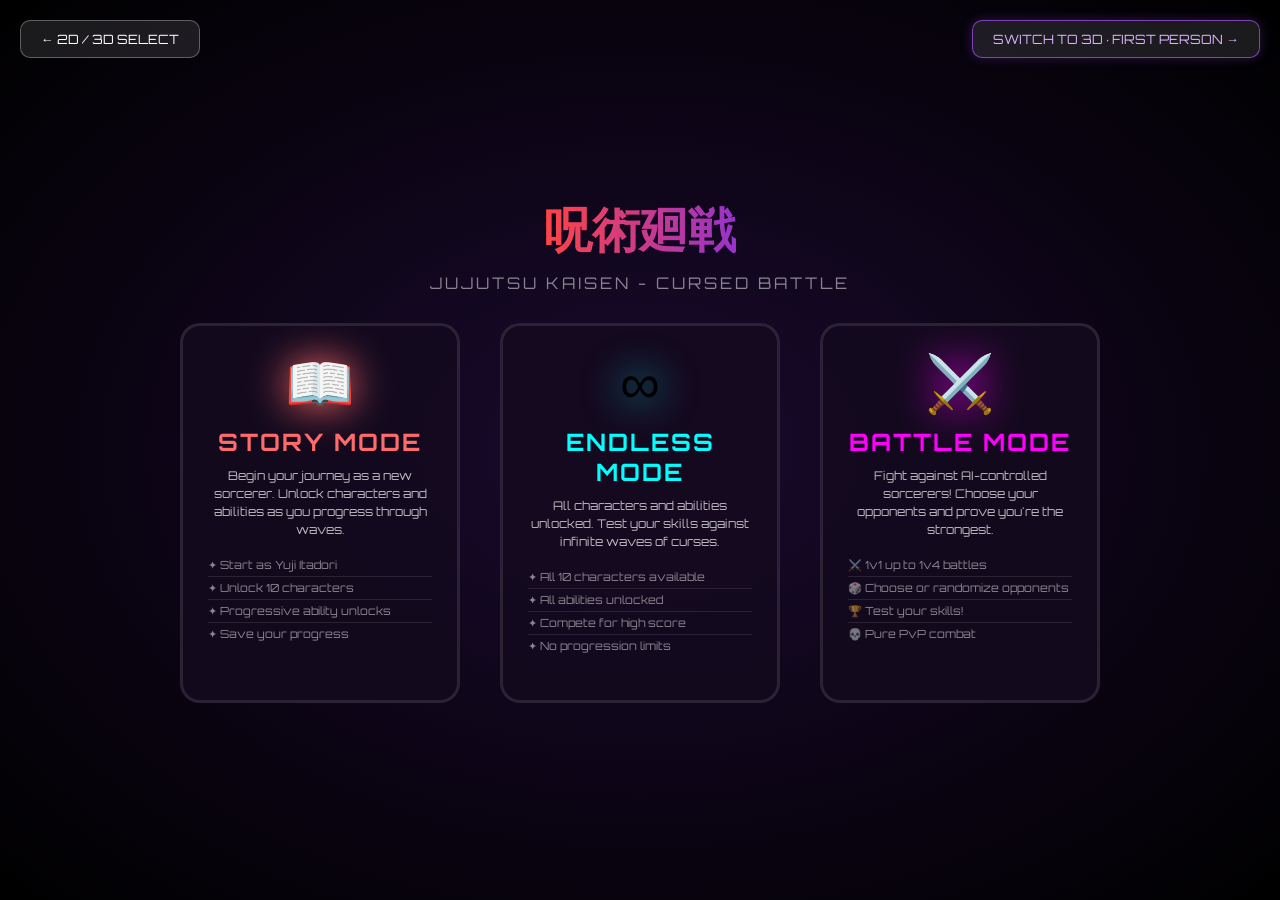
<file: 2d/jjk-game.html>
<!DOCTYPE html>
<html lang="en">
<head>
  <meta charset="UTF-8">
  <meta name="viewport" content="width=device-width, initial-scale=1.0">
  <title>JUJUTSU KAISEN - Cursed Battle</title>
  <link href="https://fonts.googleapis.com/css2?family=Orbitron:wght@400;700;900&display=swap" rel="stylesheet">
  <style>
    * { margin: 0; padding: 0; box-sizing: border-box; }

    body {
      background: #000;
      overflow: hidden;
      font-family: 'Orbitron', sans-serif;
      cursor: default;
    }

    /* Night sky background */
    #gameBackground {
      position: fixed;
      inset: 0;
      background-image: url('../sky.jpeg');
      background-size: cover;
      background-position: center;
      z-index: 0;
    }

    #gameCanvas {
      display: block;
      position: relative;
      z-index: 1;
      background: transparent;
    }

    /* Mode Select Screen */
    #modeSelect {
      position: fixed;
      inset: 0;
      background: radial-gradient(ellipse at center, #1a0a2e 0%, #000 100%);
      display: flex;
      flex-direction: column;
      align-items: center;
      justify-content: center;
      z-index: 700;
    }

    #modeSelect h1 {
      font-size: 3rem;
      background: linear-gradient(90deg, #ff4444, #9932cc, #1e90ff);
      background-size: 200% auto;
      -webkit-background-clip: text;
      -webkit-text-fill-color: transparent;
      animation: shimmer 3s linear infinite;
      margin-bottom: 10px;
    }

    #modeSelect .subtitle {
      color: rgba(255,255,255,0.5);
      font-size: 1rem;
      letter-spacing: 3px;
      margin-bottom: 30px;
    }

    .mode-container {
      display: flex;
      gap: 40px;
    }

    .mode-card {
      width: 280px;
      height: 380px;
      background: rgba(20, 10, 30, 0.9);
      border: 3px solid rgba(255,255,255,0.1);
      border-radius: 20px;
      padding: 20px 25px;
      cursor: pointer;
      transition: all 0.3s;
      display: flex;
      flex-direction: column;
      align-items: center;
      text-align: center;
      overflow: hidden;
    }

    .mode-card:hover {
      transform: translateY(-10px) scale(1.02);
      border-color: var(--mode-color);
      box-shadow: 0 0 40px var(--mode-color);
    }

    .mode-card.story { --mode-color: #ff6b6b; }
    .mode-card.endless { --mode-color: #00ffff; }
    .mode-card.battle { --mode-color: #ff00ff; }

    /* Battle Setup Styles */
    #battleSetup {
      position: fixed;
      inset: 0;
      background: radial-gradient(ellipse at center, #1a0a2e 0%, #000 100%);
      display: flex;
      flex-direction: column;
      align-items: center;
      padding: 30px;
      z-index: 600;
      overflow-y: auto;
    }

    .count-btn {
      width: 50px;
      height: 50px;
      background: rgba(255, 0, 255, 0.2);
      border: 2px solid #ff00ff;
      color: #ff00ff;
      font-family: 'Orbitron', sans-serif;
      font-size: 1.2rem;
      border-radius: 10px;
      cursor: pointer;
      transition: all 0.3s;
    }

    .count-btn:hover {
      background: rgba(255, 0, 255, 0.4);
      transform: scale(1.1);
    }

    .count-btn.selected {
      background: #ff00ff;
      color: #000;
      box-shadow: 0 0 20px #ff00ff;
    }

    .opponent-slot {
      width: 150px;
      height: 180px;
      background: rgba(20, 10, 30, 0.9);
      border: 3px dashed rgba(255, 0, 255, 0.5);
      border-radius: 15px;
      display: flex;
      flex-direction: column;
      align-items: center;
      justify-content: center;
      cursor: pointer;
      transition: all 0.3s;
    }

    .opponent-slot:hover {
      border-color: #ff00ff;
      background: rgba(255, 0, 255, 0.1);
    }

    .opponent-slot.filled {
      border-style: solid;
      border-color: var(--char-color, #ff00ff);
      box-shadow: 0 0 15px var(--char-color, #ff00ff);
    }

    .opponent-slot .slot-icon {
      width: 80px;
      height: 80px;
      border-radius: 50%;
      background: rgba(255, 0, 255, 0.2);
      display: flex;
      align-items: center;
      justify-content: center;
      font-size: 2rem;
      margin-bottom: 10px;
      overflow: hidden;
    }

    .opponent-slot .slot-icon img {
      width: 100%;
      height: 100%;
      object-fit: cover;
    }

    .opponent-slot .slot-label {
      color: rgba(255, 255, 255, 0.7);
      font-size: 0.8rem;
      text-align: center;
    }

    .opponent-slot .slot-name {
      color: #fff;
      font-size: 0.9rem;
      font-weight: bold;
      margin-top: 5px;
    }

    #battleCharGrid .character-card {
      min-width: 120px;
      padding: 10px;
    }

    #battleCharGrid .char-icon {
      width: 60px;
      height: 60px;
    }

    #battleCharGrid .char-name {
      font-size: 0.7rem;
    }

    #battleCharGrid .char-role,
    #battleCharGrid .char-desc {
      display: none;
    }

    .mode-icon {
      font-size: 3.5rem;
      margin-bottom: 10px;
      filter: drop-shadow(0 0 20px var(--mode-color));
    }

    .mode-card h2 {
      color: var(--mode-color);
      font-size: 1.5rem;
      margin-bottom: 10px;
      letter-spacing: 2px;
    }

    .mode-card p {
      color: rgba(255,255,255,0.7);
      font-size: 0.75rem;
      line-height: 1.5;
      margin-bottom: 15px;
    }

    .mode-card .features {
      color: rgba(255,255,255,0.5);
      font-size: 0.7rem;
      text-align: left;
      width: 100%;
    }

    .mode-card .features div {
      padding: 4px 0;
      border-bottom: 1px solid rgba(255,255,255,0.1);
    }

    .mode-card .features div:last-child {
      border-bottom: none;
    }

    /* Locked character card */
    .character-card.locked {
      filter: grayscale(80%);
      position: relative;
    }

    .character-card .lock-overlay {
      position: absolute;
      inset: 0;
      background: rgba(0, 0, 0, 0.7);
      display: flex;
      align-items: center;
      justify-content: center;
      border-radius: 15px;
      color: #ff6b6b;
      font-size: 1rem;
      font-weight: bold;
      letter-spacing: 1px;
    }

    /* Unlock notification */
    .unlock-notification {
      position: fixed;
      top: 50%;
      left: 50%;
      transform: translate(-50%, -50%) scale(0.5);
      background: linear-gradient(135deg, rgba(20, 10, 40, 0.95), rgba(40, 20, 60, 0.95));
      border: 3px solid #ffaa00;
      border-radius: 20px;
      padding: 30px 50px;
      display: flex;
      align-items: center;
      gap: 20px;
      z-index: 1000;
      opacity: 0;
      transition: all 0.5s cubic-bezier(0.175, 0.885, 0.32, 1.275);
      box-shadow: 0 0 50px rgba(255, 170, 0, 0.5);
    }

    .unlock-notification.show {
      opacity: 1;
      transform: translate(-50%, -50%) scale(1);
    }

    .unlock-notification .unlock-icon {
      font-size: 3rem;
      animation: pulse 1s ease-in-out infinite;
    }

    .unlock-notification .unlock-text {
      color: #fff;
      font-size: 1.2rem;
      text-align: center;
      letter-spacing: 2px;
    }

    .unlock-notification .unlock-text span {
      display: block;
      color: #ffaa00;
      font-size: 1.5rem;
      margin-top: 5px;
    }

    @keyframes pulse {
      0%, 100% { transform: scale(1); }
      50% { transform: scale(1.1); }
    }

    /* Locked ability indicator */
    .ability.locked-ability {
      opacity: 0.3;
      pointer-events: none;
    }

    .ability.locked-ability::after {
      content: '🔒';
      position: absolute;
      top: 50%;
      left: 50%;
      transform: translate(-50%, -50%);
      font-size: 1.5rem;
    }

    /* Back button */
    .back-btn {
      position: absolute;
      top: 20px;
      left: 20px;
      background: rgba(255, 255, 255, 0.1);
      border: 1px solid rgba(255, 255, 255, 0.3);
      color: #fff;
      padding: 10px 20px;
      border-radius: 10px;
      cursor: pointer;
      font-family: 'Orbitron', sans-serif;
      font-size: 0.8rem;
      transition: all 0.3s;
    }

    .back-btn:hover {
      background: rgba(255, 255, 255, 0.2);
      border-color: #00ffff;
    }

    /* Character Select Screen */
    #characterSelect {
      position: fixed;
      inset: 0;
      background: radial-gradient(ellipse at center, #1a0a2e 0%, #000 100%);
      display: flex;
      flex-direction: column;
      align-items: center;
      padding: 30px;
      z-index: 600;
      overflow-y: auto;
    }

    #characterSelect h1 {
      font-size: 2.5rem;
      background: linear-gradient(90deg, #ff4444, #9932cc, #1e90ff);
      background-size: 200% auto;
      -webkit-background-clip: text;
      -webkit-text-fill-color: transparent;
      animation: shimmer 3s linear infinite;
      margin-bottom: 10px;
    }

    #characterSelect .subtitle {
      color: rgba(255,255,255,0.5);
      font-size: 0.9rem;
      letter-spacing: 3px;
      margin-bottom: 30px;
    }

    .character-grid {
      display: grid;
      grid-template-columns: repeat(4, 1fr);
      gap: 15px;
      max-width: 900px;
      margin-bottom: 30px;
    }

    .character-card {
      background: rgba(20, 10, 30, 0.8);
      border: 2px solid rgba(255,255,255,0.1);
      border-radius: 15px;
      padding: 15px;
      cursor: pointer;
      transition: all 0.3s;
      text-align: center;
      min-width: 200px;
    }

    .character-card:hover {
      transform: translateY(-5px);
      border-color: rgba(255,255,255,0.3);
    }

    .character-card.selected {
      border-color: #00ffff;
      box-shadow: 0 0 30px rgba(0, 255, 255, 0.3);
    }

    .character-card.gojo { --accent: #1e90ff; }
    .character-card.yuji { --accent: #ff6b6b; }
    .character-card.sukuna { --accent: #ff0044; }
    .character-card.megumi { --accent: #4a90d9; }
    .character-card.yuta { --accent: #9932cc; }
    .character-card.hakari { --accent: #ffaa00; }
    .character-card.maki { --accent: #44ff44; }
    .character-card.mahoraga { --accent: #ffaa00; }
    .character-card.todo { --accent: #8B4513; }
    .character-card.choso { --accent: #8B0000; }
    .character-card.nobara { --accent: #ff69b4; }
    .character-card.inumaki { --accent: #9370db; }
    .character-card.nanami { --accent: #daa520; }
    .character-card.mahito { --accent: #4169e1; }
    .character-card.kashimo { --accent: #00ced1; }
    .character-card.higuruma { --accent: #2f4f4f; }
    .character-card.ryu { --accent: #8b4513; }
    .character-card.jogo { --accent: #ff4500; }
    .character-card.hanami { --accent: #228b22; }
    .character-card.toji { --accent: #1a1a2e; }
    .character-card.geto { --accent: #4b0082; }
    .character-card.gojofull { --accent: #00bfff; }
    .character-card.meguna { --accent: #660066; }

    .character-card.selected {
      border-color: var(--accent);
      box-shadow: 0 0 30px var(--accent);
    }

    .char-icon {
      width: 80px;
      height: 80px;
      border-radius: 50%;
      margin: 0 auto 10px;
      display: flex;
      align-items: center;
      justify-content: center;
      font-size: 2rem;
      background: linear-gradient(135deg, var(--accent), rgba(0,0,0,0.5));
      border: 3px solid var(--accent);
      overflow: hidden;
    }

    .char-icon img {
      width: 100%;
      height: 100%;
      object-fit: cover;
      object-position: top center; /* Show faces, not bodies */
    }

    /* Specific image positioning overrides */
    .character-card.mahito .char-icon img { object-position: center 20%; }
    .character-card.kashimo .char-icon img { object-position: center 15%; }
    .character-card.geto .char-icon img { object-position: center 5%; }
    .character-card.toji .char-icon img { object-position: center 0%; }
    .character-card.gojofull .char-icon img { object-position: center 20%; }
    .character-card.meguna .char-icon img { object-position: center 10%; }
    .character-card.ryu .char-icon img { object-position: center 20%; }
    .character-card.higuruma .char-icon img { object-position: center 0%; }

    .char-name {
      color: white;
      font-size: 0.9rem;
      font-weight: bold;
      margin-bottom: 5px;
    }

    .char-role {
      color: var(--accent);
      font-size: 0.7rem;
      letter-spacing: 1px;
      margin-bottom: 8px;
    }

    .char-desc {
      color: rgba(255,255,255,0.6);
      font-size: 0.65rem;
      line-height: 1.4;
    }

    /* Character Info Panel */
    #charInfo {
      background: rgba(20, 10, 30, 0.9);
      border: 2px solid rgba(255,255,255,0.2);
      border-radius: 15px;
      padding: 20px;
      max-width: 800px;
      width: 100%;
      margin-bottom: 20px;
      min-height: 200px;
    }

    .info-header {
      display: flex;
      align-items: center;
      gap: 20px;
      margin-bottom: 15px;
    }

    .info-icon {
      width: 60px;
      height: 60px;
      border-radius: 50%;
      display: flex;
      align-items: center;
      justify-content: center;
      font-size: 1.5rem;
      background: linear-gradient(135deg, var(--accent, #1e90ff), rgba(0,0,0,0.5));
      border: 2px solid var(--accent, #1e90ff);
      overflow: hidden;
    }

    .info-icon img {
      width: 100%;
      height: 100%;
      object-fit: cover;
    }

    .info-title h2 {
      color: white;
      font-size: 1.3rem;
    }

    .info-title .role {
      color: var(--accent, #1e90ff);
      font-size: 0.8rem;
      letter-spacing: 2px;
    }

    .abilities-grid {
      display: grid;
      grid-template-columns: repeat(4, 1fr);
      gap: 10px;
    }

    .ability-info {
      background: rgba(0,0,0,0.3);
      border-radius: 10px;
      padding: 10px;
      text-align: center;
    }

    .ability-info .key {
      color: #00ffff;
      font-size: 0.8rem;
      margin-bottom: 5px;
    }

    .ability-info .name {
      color: white;
      font-size: 0.75rem;
      margin-bottom: 3px;
    }

    .ability-info .cost {
      color: #9932cc;
      font-size: 0.65rem;
    }

    .passive-info {
      margin-top: 15px;
      padding: 10px;
      background: rgba(255, 170, 0, 0.1);
      border: 1px solid rgba(255, 170, 0, 0.3);
      border-radius: 8px;
    }

    .passive-info .label {
      color: #ffaa00;
      font-size: 0.7rem;
      letter-spacing: 1px;
      margin-bottom: 5px;
    }

    .passive-info .desc {
      color: rgba(255,255,255,0.7);
      font-size: 0.7rem;
    }

    #startBtn {
      padding: 15px 50px;
      font-family: 'Orbitron', sans-serif;
      font-size: 1.3rem;
      background: linear-gradient(135deg, #1e90ff, #9932cc);
      color: white;
      border: none;
      border-radius: 10px;
      cursor: pointer;
      transition: transform 0.2s, box-shadow 0.2s;
      animation: pulse 2s ease-in-out infinite;
    }

    #startBtn:hover {
      transform: scale(1.05);
      box-shadow: 0 0 30px #9932cc;
    }

    @keyframes shimmer {
      0% { background-position: 0% center; }
      100% { background-position: 200% center; }
    }

    @keyframes pulse {
      0%, 100% { box-shadow: 0 0 20px rgba(153, 50, 204, 0.5); }
      50% { box-shadow: 0 0 40px rgba(30, 144, 255, 0.5); }
    }

    /* UI Overlay */
    #ui {
      position: fixed;
      top: 0;
      left: 0;
      right: 0;
      padding: 20px;
      pointer-events: none;
      z-index: 100;
    }

    .health-bar-container {
      width: 300px;
      height: 20px;
      background: rgba(0, 0, 0, 0.7);
      border: 2px solid var(--player-color, #1e90ff);
      border-radius: 10px;
      overflow: hidden;
      position: relative;
    }

    .health-bar {
      height: 100%;
      background: linear-gradient(90deg, var(--player-color, #00ffff), var(--player-color-light, #1e90ff));
      transition: width 0.3s;
      box-shadow: 0 0 20px var(--player-color, #00ffff);
    }

    .health-text {
      position: absolute;
      top: 50%;
      left: 50%;
      transform: translate(-50%, -50%);
      color: white;
      font-size: 12px;
      text-shadow: 0 0 5px #000;
    }

    .mana-bar-container {
      width: 300px;
      height: 16px;
      background: rgba(0, 0, 0, 0.7);
      border: 2px solid #9932cc;
      border-radius: 8px;
      overflow: hidden;
      position: relative;
      margin-top: 8px;
    }

    .mana-bar {
      height: 100%;
      background: linear-gradient(90deg, #9932cc, #cc66ff);
      transition: width 0.2s;
      box-shadow: 0 0 15px #9932cc;
    }

    .mana-text {
      position: absolute;
      top: 50%;
      left: 50%;
      transform: translate(-50%, -50%);
      color: white;
      font-size: 10px;
      text-shadow: 0 0 5px #000;
    }

    .char-indicator {
      margin-top: 10px;
      padding: 5px 15px;
      background: rgba(0, 0, 0, 0.5);
      border: 2px solid var(--player-color, #1e90ff);
      border-radius: 5px;
      color: var(--player-color, #1e90ff);
      font-size: 12px;
      letter-spacing: 2px;
      display: inline-block;
    }

    .special-indicator {
      margin-top: 10px;
      padding: 5px 15px;
      background: rgba(255, 170, 0, 0.2);
      border: 2px solid #ffaa00;
      border-radius: 5px;
      color: #ffaa00;
      font-size: 12px;
      letter-spacing: 2px;
      display: none;
      animation: specialPulse 0.5s ease-in-out infinite;
    }

    @keyframes specialPulse {
      0%, 100% { box-shadow: 0 0 10px #ffaa00; }
      50% { box-shadow: 0 0 25px #ffaa00, 0 0 50px rgba(255, 170, 0, 0.5); }
    }

    .stats {
      display: flex;
      gap: 30px;
      margin-top: 15px;
      color: white;
      font-size: 14px;
    }

    .stat { text-shadow: 0 0 10px currentColor; }
    .stat-wave { color: #00ffff; }
    .stat-kills { color: #ff4444; }
    .stat-score { color: #ffaa00; }

    /* Ability bar */
    #abilities {
      position: fixed;
      bottom: 30px;
      left: 50%;
      transform: translateX(-50%);
      display: flex;
      gap: 15px;
      pointer-events: none;
      z-index: 100;
    }

    .ability {
      width: 70px;
      height: 70px;
      border-radius: 10px;
      display: flex;
      flex-direction: column;
      align-items: center;
      justify-content: center;
      position: relative;
      overflow: hidden;
      background: rgba(20, 10, 30, 0.8);
      border: 2px solid rgba(255,255,255,0.3);
    }

    .ability-icon {
      font-size: 20px;
      color: white;
    }

    .ability-key {
      font-size: 10px;
      color: rgba(255,255,255,0.7);
      margin-top: 5px;
    }

    .ability-name {
      font-size: 8px;
      color: rgba(255,255,255,0.5);
      margin-top: 2px;
    }

    .ability-cooldown {
      position: absolute;
      bottom: 0;
      left: 0;
      right: 0;
      background: rgba(0,0,0,0.7);
      height: 0%;
      transition: height 0.1s;
    }

    .ability.on-cooldown { filter: grayscale(0.5); }

    .ability.shikigami-active {
      border-color: #ff4444 !important;
      box-shadow: 0 0 15px #ff4444, inset 0 0 20px rgba(255, 68, 68, 0.3);
      animation: shikigamiPulse 1s infinite;
    }

    @keyframes shikigamiPulse {
      0%, 100% { box-shadow: 0 0 15px #ff4444, inset 0 0 20px rgba(255, 68, 68, 0.3); }
      50% { box-shadow: 0 0 25px #ff4444, inset 0 0 30px rgba(255, 68, 68, 0.5); }
    }

    /* Wave announcement */
    #waveAnnounce {
      position: fixed;
      top: 50%;
      left: 50%;
      transform: translate(-50%, -50%);
      font-size: 4rem;
      font-weight: 900;
      color: #00ffff;
      text-shadow: 0 0 50px #00ffff, 0 0 100px #1e90ff;
      pointer-events: none;
      opacity: 0;
      z-index: 200;
      transition: opacity 0.5s;
    }

    /* Game Over screen */
    #gameOver {
      position: fixed;
      inset: 0;
      background: rgba(0,0,0,0.9);
      display: none;
      flex-direction: column;
      align-items: center;
      justify-content: center;
      z-index: 500;
    }

    #gameOver h1 {
      font-size: 4rem;
      color: #ff4444;
      text-shadow: 0 0 50px #ff4444;
      margin-bottom: 20px;
    }

    #gameOver .final-stats {
      color: white;
      font-size: 1.5rem;
      margin-bottom: 30px;
      text-align: center;
      line-height: 2;
    }

    #gameOver .story-stats {
      color: #ffaa00;
      font-size: 1.1rem;
      margin-bottom: 25px;
      text-align: center;
      line-height: 1.8;
      padding: 15px 25px;
      background: rgba(255, 170, 0, 0.1);
      border: 1px solid rgba(255, 170, 0, 0.3);
      border-radius: 10px;
    }

    #gameOver .story-stats-title {
      font-size: 1.3rem;
      margin-bottom: 10px;
      color: #fff;
    }

    #gameOver button {
      padding: 15px 40px;
      font-family: 'Orbitron', sans-serif;
      font-size: 1.2rem;
      background: linear-gradient(135deg, #1e90ff, #0066cc);
      color: white;
      border: none;
      border-radius: 10px;
      cursor: pointer;
      transition: transform 0.2s, box-shadow 0.2s;
      margin: 5px;
    }

    #gameOver button:hover {
      transform: scale(1.05);
      box-shadow: 0 0 30px #1e90ff;
    }

    /* Screen shake */
    .shake { animation: shake 0.2s ease-in-out; }

    @keyframes shake {
      0%, 100% { transform: translate(0, 0); }
      25% { transform: translate(-5px, 5px); }
      50% { transform: translate(5px, -5px); }
      75% { transform: translate(-5px, -5px); }
    }

    /* Summons display (for Megumi) */
    #summonsDisplay {
      position: fixed;
      top: 100px;
      left: 20px;
      pointer-events: none;
      z-index: 100;
    }

    .summon-slot {
      display: flex;
      align-items: center;
      gap: 10px;
      margin-bottom: 8px;
      padding: 5px 10px;
      background: rgba(0,0,0,0.5);
      border-radius: 5px;
      border: 1px solid rgba(74, 144, 217, 0.5);
    }

    .summon-icon {
      font-size: 1.2rem;
    }

    .summon-health {
      width: 80px;
      height: 8px;
      background: rgba(0,0,0,0.5);
      border-radius: 4px;
      overflow: hidden;
    }

    .summon-health-bar {
      height: 100%;
      background: #4a90d9;
      transition: width 0.2s;
    }

    /* Hakari Jackpot Mode */
    .jackpot-timer {
      position: fixed;
      top: 50%;
      right: 30px;
      transform: translateY(-50%);
      padding: 20px;
      background: rgba(255, 170, 0, 0.2);
      border: 3px solid #ffaa00;
      border-radius: 15px;
      text-align: center;
      display: none;
      z-index: 100;
    }

    .jackpot-timer .label {
      color: #ffaa00;
      font-size: 0.8rem;
      letter-spacing: 2px;
    }

    .jackpot-timer .time {
      color: white;
      font-size: 2rem;
      font-weight: bold;
      text-shadow: 0 0 20px #ffaa00;
    }

    /* Rika indicator (for Yuta) */
    .rika-indicator {
      position: fixed;
      top: 100px;
      left: 20px;
      padding: 10px 15px;
      background: rgba(153, 50, 204, 0.2);
      border: 2px solid #9932cc;
      border-radius: 10px;
      display: none;
      z-index: 100;
    }

    .rika-indicator .label {
      color: #9932cc;
      font-size: 0.7rem;
      letter-spacing: 1px;
    }

    .rika-indicator .status {
      color: white;
      font-size: 0.9rem;
    }
    /* Perspective switch — links to the unified launcher and the 3D build */
    .persp-nav {
      position: absolute;
      top: 20px; left: 20px; right: 20px;
      display: flex;
      justify-content: space-between;
      z-index: 5;
    }
    .persp-nav a {
      background: rgba(255, 255, 255, 0.1);
      border: 1px solid rgba(255, 255, 255, 0.3);
      color: #fff;
      padding: 10px 20px;
      border-radius: 10px;
      font-family: 'Orbitron', sans-serif;
      font-size: 0.8rem;
      text-decoration: none;
      transition: all 0.3s;
    }
    .persp-nav a:hover {
      background: rgba(255, 255, 255, 0.2);
      transform: scale(1.05);
    }
    .persp-nav a.to3d {
      border-color: rgba(168, 85, 247, 0.7);
      color: #d8b4fe;
      box-shadow: 0 0 12px rgba(168, 85, 247, 0.25);
    }
    .persp-nav a.to3d:hover {
      background: rgba(168, 85, 247, 0.25);
      box-shadow: 0 0 24px rgba(168, 85, 247, 0.5);
    }
  </style>
</head>
<body>
  <!-- Night Sky Background -->
  <div id="gameBackground"></div>

  <canvas id="gameCanvas"></canvas>

  <!-- Mode Select Screen -->
  <div id="modeSelect">
    <nav class="persp-nav">
      <a href="../index.html">← 2D / 3D SELECT</a>
      <a class="to3d" href="../fps/index.html">SWITCH TO 3D · FIRST PERSON →</a>
    </nav>
    <h1>呪術廻戦</h1>
    <div class="subtitle">JUJUTSU KAISEN - CURSED BATTLE</div>

    <div class="mode-container">
      <div class="mode-card story" onclick="selectMode('story')">
        <div class="mode-icon">📖</div>
        <h2>STORY MODE</h2>
        <p>Begin your journey as a new sorcerer. Unlock characters and abilities as you progress through waves.</p>
        <div class="features">
          <div>✦ Start as Yuji Itadori</div>
          <div>✦ Unlock 10 characters</div>
          <div>✦ Progressive ability unlocks</div>
          <div>✦ Save your progress</div>
        </div>
      </div>

      <div class="mode-card endless" onclick="selectMode('endless')">
        <div class="mode-icon">∞</div>
        <h2>ENDLESS MODE</h2>
        <p>All characters and abilities unlocked. Test your skills against infinite waves of curses.</p>
        <div class="features">
          <div>✦ All 10 characters available</div>
          <div>✦ All abilities unlocked</div>
          <div>✦ Compete for high score</div>
          <div>✦ No progression limits</div>
        </div>
      </div>

      <div class="mode-card battle" onclick="selectMode('battle')">
        <div class="mode-icon">⚔️</div>
        <h2>BATTLE MODE</h2>
        <p>Fight against AI-controlled sorcerers! Choose your opponents and prove you're the strongest.</p>
        <div class="features">
          <div>⚔️ 1v1 up to 1v4 battles</div>
          <div>🎲 Choose or randomize opponents</div>
          <div>🏆 Test your skills!</div>
          <div>💀 Pure PvP combat</div>
        </div>
      </div>
    </div>
  </div>

  <!-- Character Select Screen -->
  <div id="characterSelect" style="display: none;">
    <button class="back-btn" onclick="backToModeSelect()">← BACK</button>
    <h1>呪術廻戦</h1>
    <div class="subtitle">JUJUTSU KAISEN - SELECT YOUR SORCERER</div>

    <div class="character-grid">
      <div class="character-card gojo" data-char="gojo" onclick="selectCharacter('gojo')">
        <div class="char-icon"><img src="../Avatar/Gojo.png" alt="Gojo"></div>
        <div class="char-name">SATORU GOJO</div>
        <div class="char-role">ZONE CONTROL / BURST MAGE</div>
        <div class="char-desc">The Strongest. Limitless + Six Eyes. Infinity makes you untouchable.</div>
      </div>

      <div class="character-card yuji" data-char="yuji" onclick="selectCharacter('yuji')">
        <div class="char-icon"><img src="../Avatar/Yuji.png" alt="Yuji"></div>
        <div class="char-name">YUJI ITADORI</div>
        <div class="char-role">BRAWLER / TANK</div>
        <div class="char-desc">Vessel of Sukuna. Soul Dismantle + Blood Manipulation. High crit chance.</div>
      </div>

      <div class="character-card sukuna" data-char="sukuna" onclick="selectCharacter('sukuna')">
        <div class="char-icon"><img src="../Avatar/Sukuna.png" alt="Sukuna"></div>
        <div class="char-name">RYOMEN SUKUNA</div>
        <div class="char-role">BOSS / DPS</div>
        <div class="char-desc">King of Curses. Shrine techniques. Malevolent Shrine destroys ALL.</div>
      </div>

      <div class="character-card megumi" data-char="megumi" onclick="selectCharacter('megumi')">
        <div class="char-icon"><img src="../Avatar/Megumi.gif" alt="Megumi"></div>
        <div class="char-name">MEGUMI FUSHIGURO</div>
        <div class="char-role">SUMMONER / TACTICIAN</div>
        <div class="char-desc">Ten Shadows. Summon Shikigami to fight. Ultimate: MAHORAGA.</div>
      </div>

      <div class="character-card yuta" data-char="yuta" onclick="selectCharacter('yuta')">
        <div class="char-icon"><img src="../Avatar/Yuta.png" alt="Yuta"></div>
        <div class="char-name">YUTA OKKOTSU</div>
        <div class="char-role">COPYCAT / MANA BATTERY</div>
        <div class="char-desc">Rika fights with you. Copy enemy abilities. Massive cursed energy.</div>
      </div>

      <div class="character-card hakari" data-char="hakari" onclick="selectCharacter('hakari')">
        <div class="char-icon"><img src="../Avatar/Hakari.gif" alt="Hakari"></div>
        <div class="char-name">KINJI HAKARI</div>
        <div class="char-role">GAMBLER / SUSTAIN TANK</div>
        <div class="char-desc">RNG God. Hit Jackpot = IMMORTAL for 4:11. Infinite cursed energy.</div>
      </div>

      <div class="character-card maki" data-char="maki" onclick="selectCharacter('maki')">
        <div class="char-icon"><img src="../Avatar/Maki.webp" alt="Maki"></div>
        <div class="char-name">MAKI ZENIN</div>
        <div class="char-role">ASSASSIN / ANTI-MAGE</div>
        <div class="char-desc">Heavenly Restriction. IMMUNE to domains. Pure physical devastation.</div>
      </div>

      <div class="character-card mahoraga" data-char="mahoraga" onclick="selectCharacter('mahoraga')">
        <div class="char-icon"><img src="../Avatar/Mahoraga.gif" alt="Mahoraga"></div>
        <div class="char-name">MAHORAGA</div>
        <div class="char-role">DIVINE GENERAL / BERSERKER</div>
        <div class="char-desc">Eight-Handled Sword. ADAPTS to all attacks. Unstoppable force.</div>
      </div>

      <div class="character-card todo" data-char="todo" onclick="selectCharacter('todo')">
        <div class="char-icon"><img src="../Avatar/Todo.png" alt="Todo"></div>
        <div class="char-name">AOI TODO</div>
        <div class="char-role">BRAWLER / TRICKSTER</div>
        <div class="char-desc">Boogie Woogie master. Swaps positions with enemies. BROTHER!</div>
      </div>

      <div class="character-card choso" data-char="choso" onclick="selectCharacter('choso')">
        <div class="char-icon"><img src="../Avatar/Choso.jpg" alt="Choso"></div>
        <div class="char-name">CHOSO</div>
        <div class="char-role">BLOOD DEMON / BROTHER</div>
        <div class="char-desc">Blood Manipulation. Piercing Blood snipes enemies. Passive regen.</div>
      </div>

      <div class="character-card nobara" data-char="nobara" onclick="selectCharacter('nobara')">
        <div class="char-icon"><img src="../Avatar/Nobara.webp" alt="Nobara"></div>
        <div class="char-name">NOBARA KUGISAKI</div>
        <div class="char-role">STRAW DOLL / BURST</div>
        <div class="char-desc">Hairpin nails + Resonance. Link enemies to share damage!</div>
      </div>

      <div class="character-card inumaki" data-char="inumaki" onclick="selectCharacter('inumaki')">
        <div class="char-icon"><img src="../Avatar/Toge.webp" alt="Inumaki"></div>
        <div class="char-name">TOGE INUMAKI</div>
        <div class="char-role">CURSED SPEECH / CC</div>
        <div class="char-desc">Words are weapons. Stop, Explode, Die! Abilities hurt self.</div>
      </div>

      <div class="character-card nanami" data-char="nanami" onclick="selectCharacter('nanami')">
        <div class="char-icon"><img src="../Avatar/Nanami.webp" alt="Nanami"></div>
        <div class="char-name">KENTO NANAMI</div>
        <div class="char-role">RATIO / PRECISION DPS</div>
        <div class="char-desc">7:3 ratio technique. Overtime mode = massive power boost!</div>
      </div>

      <div class="character-card mahito" data-char="mahito" onclick="selectCharacter('mahito')">
        <div class="char-icon"><img src="../Avatar/Mahito.jpg" alt="Mahito"></div>
        <div class="char-name">MAHITO</div>
        <div class="char-role">SOUL / CHAOS</div>
        <div class="char-desc">Idle Transfiguration. Morph enemies, spawn clones, shapeshift!</div>
      </div>

      <div class="character-card kashimo" data-char="kashimo" onclick="selectCharacter('kashimo')">
        <div class="char-icon"><img src="../Avatar/Kashimo.webp" alt="Kashimo"></div>
        <div class="char-name">HAJIME KASHIMO</div>
        <div class="char-role">LIGHTNING / GLASS CANNON</div>
        <div class="char-desc">400 years of waiting. Lightning fast attacks. Mythical Beast form!</div>
      </div>

      <div class="character-card higuruma" data-char="higuruma" onclick="selectCharacter('higuruma')">
        <div class="char-icon"><img src="../Avatar/Higurama.webp" alt="Higuruma"></div>
        <div class="char-name">HIROMI HIGURUMA</div>
        <div class="char-role">LAWYER / DEBUFF</div>
        <div class="char-desc">Judgeman shikigami. Domain confiscates cursed techniques!</div>
      </div>

      <div class="character-card ryu" data-char="ryu" onclick="selectCharacter('ryu')">
        <div class="char-icon"><img src="../Avatar/Ryu.webp" alt="Ryu"></div>
        <div class="char-name">RYU ISHIGORI</div>
        <div class="char-role">GRANITE / PURE POWER</div>
        <div class="char-desc">Highest cursed energy output. Charge shots for massive damage!</div>
      </div>

      <div class="character-card jogo" data-char="jogo" onclick="selectCharacter('jogo')">
        <div class="char-icon"><img src="../Avatar/Jogo.webp" alt="Jogo"></div>
        <div class="char-name">JOGO</div>
        <div class="char-role">VOLCANO / AOE FIRE</div>
        <div class="char-desc">Disaster curse. Ember insects, lava geysers, meteors! Fire domain.</div>
      </div>

      <div class="character-card hanami" data-char="hanami" onclick="selectCharacter('hanami')">
        <div class="char-icon"><img src="../Avatar/Hanami.webp" alt="Hanami"></div>
        <div class="char-name">HANAMI</div>
        <div class="char-role">NATURE / SUSTAIN TANK</div>
        <div class="char-desc">Forest curse. Drain enemies, heal self. Tanky nature spirit!</div>
      </div>

      <div class="character-card toji" data-char="toji" onclick="selectCharacter('toji')">
        <div class="char-icon"><img src="../Avatar/Toji.webp" alt="Toji"></div>
        <div class="char-name">TOJI FUSHIGURO</div>
        <div class="char-role">ASSASSIN / ANTI-MAGE</div>
        <div class="char-desc">Heavenly Restriction. Fastest character. IMMUNE to domains!</div>
      </div>

      <div class="character-card geto" data-char="geto" onclick="selectCharacter('geto')">
        <div class="char-icon"><img src="../Avatar/Geto.jpg" alt="Geto"></div>
        <div class="char-name">SUGURU GETO</div>
        <div class="char-role">CURSE MASTER / SUMMONER</div>
        <div class="char-desc">Curse Manipulation. Absorb and release curses. Uzumaki deletes!</div>
      </div>

      <div class="character-card gojofull" data-char="gojofull" onclick="selectCharacter('gojofull')">
        <div class="char-icon"><img src="../Avatar/GojoFULL.webp" alt="Full Power Gojo"></div>
        <div class="char-name">FULL POWER GOJO</div>
        <div class="char-role">THE STRONGEST / NO LIMITS</div>
        <div class="char-desc">Shinjuku Showdown. 200% Purple. 4x Black Flash combo. THE HONORED ONE.</div>
      </div>

      <div class="character-card meguna" data-char="meguna" onclick="selectCharacter('meguna')">
        <div class="char-icon"><img src="../Avatar/Meguna.webp" alt="Meguna"></div>
        <div class="char-name">MEGUNA</div>
        <div class="char-role">KING OF CURSES / SHADOW</div>
        <div class="char-desc">Sukuna in Megumi's body. Ten Shadows + Malevolent Shrine. Summons Mahoraga!</div>
      </div>
    </div>

    <div id="charInfo">
      <div class="info-header">
        <div class="info-icon">?</div>
        <div class="info-title">
          <h2>SELECT A CHARACTER</h2>
          <div class="role">CHOOSE YOUR SORCERER</div>
        </div>
      </div>
      <div class="abilities-grid">
        <div class="ability-info"><div class="key">J</div><div class="name">-</div><div class="cost">-</div></div>
        <div class="ability-info"><div class="key">K</div><div class="name">-</div><div class="cost">-</div></div>
        <div class="ability-info"><div class="key">L</div><div class="name">-</div><div class="cost">-</div></div>
        <div class="ability-info"><div class="key">Q</div><div class="name">-</div><div class="cost">-</div></div>
      </div>
      <div class="passive-info">
        <div class="label">PASSIVE</div>
        <div class="desc">-</div>
      </div>
    </div>

    <button id="startBtn" onclick="startGame()">BEGIN BATTLE</button>
    <button id="resetProgressBtn" onclick="resetStoryProgress()" style="display: none; background: linear-gradient(135deg, #8B0000, #550000); margin-top: 10px; font-size: 0.8rem; padding: 10px 20px;">⚠️ RESET PROGRESS</button>
  </div>

  <!-- Battle Setup Screen -->
  <div id="battleSetup" style="display: none;">
    <button class="back-btn" onclick="backToBattleCharSelect()">← BACK</button>
    <h1 style="font-size: 2.5rem; background: linear-gradient(90deg, #ff00ff, #00ffff, #ff00ff); background-size: 200% auto; -webkit-background-clip: text; -webkit-text-fill-color: transparent; animation: shimmer 3s linear infinite; margin-bottom: 10px;">⚔️ BATTLE SETUP ⚔️</h1>
    <div class="subtitle" style="color: rgba(255,255,255,0.5); font-size: 0.9rem; letter-spacing: 3px; margin-bottom: 20px;">CHOOSE YOUR OPPONENTS</div>

    <div style="display: flex; align-items: center; gap: 20px; margin-bottom: 20px;">
      <span style="color: #ff00ff; font-size: 1.1rem;">OPPONENTS:</span>
      <div id="opponentCountBtns" style="display: flex; gap: 10px;">
        <button class="count-btn selected" onclick="setOpponentCount(1)">1</button>
        <button class="count-btn" onclick="setOpponentCount(2)">2</button>
        <button class="count-btn" onclick="setOpponentCount(3)">3</button>
        <button class="count-btn" onclick="setOpponentCount(4)">4</button>
      </div>
      <button onclick="randomizeAllOpponents()" style="background: linear-gradient(135deg, #9932cc, #ff00ff); border: none; color: white; padding: 10px 20px; border-radius: 8px; cursor: pointer; font-family: 'Orbitron', sans-serif; font-size: 0.9rem;">🎲 RANDOM ALL</button>
    </div>

    <div id="opponentSlots" style="display: flex; gap: 20px; flex-wrap: wrap; justify-content: center; margin-bottom: 20px;">
      <!-- Opponent slots dynamically populated -->
    </div>

    <div id="opponentCharGrid" style="display: none; max-width: 1000px; margin: 0 auto 20px;">
      <div style="color: #00ffff; font-size: 0.9rem; margin-bottom: 10px;">SELECT CHARACTER FOR SLOT <span id="selectingSlotNum">1</span>:</div>
      <div class="character-grid" id="battleCharGrid" style="grid-template-columns: repeat(6, 1fr); gap: 10px;">
        <!-- Characters populated dynamically -->
      </div>
    </div>

    <button id="startBattleBtn" onclick="startBattle()" style="padding: 15px 50px; font-family: 'Orbitron', sans-serif; font-size: 1.3rem; background: linear-gradient(135deg, #ff00ff, #9932cc); color: white; border: none; border-radius: 10px; cursor: pointer; transition: transform 0.2s, box-shadow 0.2s; animation: pulse 2s ease-in-out infinite;">⚔️ START BATTLE ⚔️</button>
  </div>

  <!-- UI -->
  <div id="ui" style="display: none;">
    <div class="health-bar-container">
      <div class="health-bar" id="healthBar"></div>
      <div class="health-text" id="healthText">500 / 500</div>
    </div>
    <div class="mana-bar-container">
      <div class="mana-bar" id="manaBar"></div>
      <div class="mana-text" id="manaText">100 / 100</div>
    </div>
    <div class="char-indicator" id="charIndicator">GOJO SATORU</div>
    <div class="special-indicator" id="specialIndicator">SPECIAL ACTIVE</div>
    <div class="stats">
      <div class="stat stat-wave">WAVE: <span id="waveNum">1</span></div>
      <div class="stat stat-kills">KILLS: <span id="killCount">0</span></div>
      <div class="stat stat-score">SCORE: <span id="score">0</span></div>
      <div class="stat" style="color: rgba(255,255,255,0.4);">ESC = Menu</div>
    </div>
  </div>

  <!-- Summons Display (Megumi) -->
  <div id="summonsDisplay" style="display: none;"></div>

  <!-- Rika Indicator (Yuta) -->
  <div class="rika-indicator" id="rikaIndicator">
    <div class="label">RIKA</div>
    <div class="status" id="rikaStatus">READY</div>
  </div>

  <!-- Hakari Jackpot Timer -->
  <div class="jackpot-timer" id="jackpotTimer">
    <div class="label">JACKPOT!</div>
    <div class="time" id="jackpotTime">4:11</div>
  </div>

  <!-- Domain Timer (Megumi etc) -->
  <div class="jackpot-timer" id="domainTimer" style="display: none; background: linear-gradient(135deg, #4a90d9 0%, #2a5080 100%);">
    <div class="label">DOMAIN</div>
    <div class="time" id="domainTime">15</div>
  </div>

  <!-- Abilities -->
  <div id="abilities" style="display: none;">
    <div class="ability" id="ability1">
      <div class="ability-cooldown" id="cd1"></div>
      <div class="ability-icon" id="icon1">蒼</div>
      <div class="ability-key">J</div>
      <div class="ability-name" id="name1">Blue</div>
    </div>
    <div class="ability" id="ability2">
      <div class="ability-cooldown" id="cd2"></div>
      <div class="ability-icon" id="icon2">赫</div>
      <div class="ability-key">K</div>
      <div class="ability-name" id="name2">Red</div>
    </div>
    <div class="ability" id="ability3">
      <div class="ability-cooldown" id="cd3"></div>
      <div class="ability-icon" id="icon3">茈</div>
      <div class="ability-key">L</div>
      <div class="ability-name" id="name3">Purple</div>
    </div>
    <div class="ability" id="ability4">
      <div class="ability-cooldown" id="cd4"></div>
      <div class="ability-icon" id="icon4">∞</div>
      <div class="ability-key">Q</div>
      <div class="ability-name" id="name4">Domain</div>
    </div>
  </div>

  <!-- Wave announcement -->
  <div id="waveAnnounce"></div>

  <!-- Boss Health Bar -->
  <div id="bossHealthBar" style="position: fixed; top: 50px; left: 50%; transform: translateX(-50%); width: 60%; max-width: 600px; display: none; z-index: 150; pointer-events: none;">
    <div style="text-align: center; margin-bottom: 5px;">
      <span id="bossName" style="color: #ff4444; font-size: 1.2rem; text-shadow: 0 0 10px #ff4444; letter-spacing: 3px;">BOSS NAME</span>
      <span id="bossTitle" style="color: rgba(255,255,255,0.5); font-size: 0.8rem; margin-left: 10px;">Title</span>
    </div>
    <div style="background: rgba(0,0,0,0.7); border: 2px solid #ff4444; border-radius: 10px; height: 25px; overflow: hidden; position: relative;">
      <div id="bossHealthFill" style="height: 100%; background: linear-gradient(90deg, #ff0044, #ff4444); transition: width 0.3s; width: 100%;"></div>
      <div id="bossHealthText" style="position: absolute; top: 50%; left: 50%; transform: translate(-50%, -50%); color: white; font-size: 12px; text-shadow: 0 0 5px #000;">1000 / 1000</div>
    </div>
  </div>

  <!-- Pause Menu -->
  <div id="pauseMenu" style="position: fixed; inset: 0; background: rgba(0,0,0,0.85); display: none; flex-direction: column; align-items: center; justify-content: center; z-index: 550;">
    <h1 style="font-size: 3rem; color: #ffaa00; text-shadow: 0 0 30px #ffaa00; margin-bottom: 20px;">PAUSED</h1>
    <p style="color: rgba(255,255,255,0.7); margin-bottom: 30px; font-family: 'Orbitron', sans-serif;">Return to character select?</p>
    <div style="display: flex; gap: 20px;">
      <button onclick="resumeGame()" style="padding: 15px 40px; font-family: 'Orbitron', sans-serif; font-size: 1.2rem; background: linear-gradient(135deg, #44ff44, #22aa22); color: white; border: none; border-radius: 10px; cursor: pointer; transition: transform 0.2s;">RESUME</button>
      <button onclick="confirmExit()" style="padding: 15px 40px; font-family: 'Orbitron', sans-serif; font-size: 1.2rem; background: linear-gradient(135deg, #ff4444, #aa2222); color: white; border: none; border-radius: 10px; cursor: pointer; transition: transform 0.2s;">EXIT</button>
    </div>
    <p style="color: rgba(255,255,255,0.4); margin-top: 20px; font-size: 0.8rem; font-family: 'Orbitron', sans-serif;">Press ESC again to resume</p>
  </div>

  <!-- Game Over screen -->
  <div id="gameOver">
    <h1 id="gameOverTitle">DEFEATED</h1>
    <div class="final-stats">
      Character: <span id="finalChar">-</span><br>
      Wave Reached: <span id="finalWave">1</span><br>
      Cursed Spirits Exorcised: <span id="finalKills">0</span><br>
      Final Score: <span id="finalScore">0</span>
    </div>
    <div id="storyStats" class="story-stats" style="display: none;">
      <div class="story-stats-title">📊 STORY PROGRESS</div>
      Highest Wave: <span id="storyHighestWave">0</span><br>
      Total Kills: <span id="storyTotalKills">0</span><br>
      Characters Unlocked: <span id="storyUnlocked">1/10</span>
    </div>
    <button onclick="restartGame()">TRY AGAIN</button>
    <button onclick="changeCharacter()">CHANGE CHARACTER</button>
    <button onclick="backToModeSelect()" style="background: #444;">CHANGE MODE</button>
  </div>

  <!-- Load character data from separate file -->
  <script>try { localStorage.setItem('jjk_perspective', '2d'); } catch (e) {}</script>
  <script src="characters.js?v=3"></script>
  <script src="bosses.js?v=3"></script>

  <script>
    const canvas = document.getElementById('gameCanvas');
    const ctx = canvas.getContext('2d');

    function resize() {
      canvas.width = window.innerWidth;
      canvas.height = window.innerHeight;
    }
    resize();
    window.addEventListener('resize', resize);

    // ============ GAME MODE ============
    let gameMode = null; // 'story' or 'endless'

    // Character unlock order (mathematical progression based on complexity/power)
    // 23 characters total! Unlock every ~13 waves on average
    const CHARACTER_UNLOCK_ORDER = [
      { id: 'yuji', name: 'Yuji Itadori', waveRequired: 0 },        // Starter
      { id: 'nobara', name: 'Nobara Kugisaki', waveRequired: 5 },   // First friend
      { id: 'maki', name: 'Maki Zenin', waveRequired: 10 },         // Simple, no mana
      { id: 'inumaki', name: 'Toge Inumaki', waveRequired: 15 },    // Cursed speech
      { id: 'todo', name: 'Aoi Todo', waveRequired: 20 },           // BROTHER!
      { id: 'megumi', name: 'Megumi Fushiguro', waveRequired: 28 }, // Summons
      { id: 'nanami', name: 'Kento Nanami', waveRequired: 35 },     // Ratio technique
      { id: 'choso', name: 'Choso', waveRequired: 42 },             // Blood abilities
      { id: 'higuruma', name: 'Hiromi Higuruma', waveRequired: 50 },// Lawyer
      { id: 'hakari', name: 'Kinji Hakari', waveRequired: 60 },     // Gambler
      { id: 'ryu', name: 'Ryu Ishigori', waveRequired: 70 },        // Granite blast
      { id: 'hanami', name: 'Hanami', waveRequired: 80 },           // Nature curse
      { id: 'yuta', name: 'Yuta Okkotsu', waveRequired: 90 },       // Copy mechanic
      { id: 'jogo', name: 'Jogo', waveRequired: 100 },              // Fire disaster
      { id: 'kashimo', name: 'Hajime Kashimo', waveRequired: 115 }, // Lightning
      { id: 'mahito', name: 'Mahito', waveRequired: 130 },          // Soul manipulation
      { id: 'geto', name: 'Suguru Geto', waveRequired: 145 },       // Curse master
      { id: 'toji', name: 'Toji Fushiguro', waveRequired: 165 },    // Assassin
      { id: 'gojo', name: 'Satoru Gojo', waveRequired: 185 },       // The Strongest
      { id: 'sukuna', name: 'Ryomen Sukuna', waveRequired: 210 },   // King of Curses
      { id: 'gojofull', name: 'FULL POWER GOJO', waveRequired: 235 }, // Sukuna Fight Form
      { id: 'meguna', name: 'MEGUNA', waveRequired: 260 },         // Sukuna in Megumi
      { id: 'mahoraga', name: 'Mahoraga', waveRequired: 300 }       // Ultimate unlock
    ];

    // Ability unlock thresholds (waves played with that character)
    const ABILITY_UNLOCK_WAVES = {
      j: 0,   // Unlocked immediately
      k: 5,   // After 5 waves
      l: 12,  // After 12 waves
      q: 25   // After 25 waves (Domain)
    };

    // Story Mode Progress (saved to localStorage)
    let storyProgress = {
      highestWave: 0,
      totalKills: 0,
      unlockedCharacters: ['yuji'],
      characterWaves: {}, // Track waves played per character
      characterAbilities: {} // Track which abilities are unlocked per character
    };

    // Initialize character waves and abilities tracking
    CHARACTER_UNLOCK_ORDER.forEach(char => {
      storyProgress.characterWaves[char.id] = 0;
      storyProgress.characterAbilities[char.id] = { j: true, k: false, l: false, q: false };
    });
    // Yuji starts with J ability
    storyProgress.characterAbilities['yuji'] = { j: true, k: false, l: false, q: false };

    // Save progress to localStorage
    function saveProgress() {
      if (gameMode === 'story') {
        localStorage.setItem('jjk_story_progress', JSON.stringify(storyProgress));
        console.log('Progress saved!');
      }
    }

    // Load progress from localStorage
    function loadProgress() {
      const saved = localStorage.getItem('jjk_story_progress');
      if (saved) {
        const parsed = JSON.parse(saved);
        // Merge with defaults to handle new characters
        storyProgress = {
          ...storyProgress,
          ...parsed,
          characterWaves: { ...storyProgress.characterWaves, ...parsed.characterWaves },
          characterAbilities: { ...storyProgress.characterAbilities, ...parsed.characterAbilities }
        };
        console.log('Progress loaded!', storyProgress);
      }
    }

    // Check for new unlocks
    function checkUnlocks() {
      if (gameMode !== 'story') return;

      let newUnlocks = [];

      // Check character unlocks
      CHARACTER_UNLOCK_ORDER.forEach(char => {
        if (!storyProgress.unlockedCharacters.includes(char.id) &&
            storyProgress.highestWave >= char.waveRequired) {
          storyProgress.unlockedCharacters.push(char.id);
          newUnlocks.push({ type: 'character', name: char.name, id: char.id });
        }
      });

      // Check ability unlocks for current character
      if (selectedCharacter) {
        const charWaves = storyProgress.characterWaves[selectedCharacter] || 0;
        const abilities = storyProgress.characterAbilities[selectedCharacter];

        Object.keys(ABILITY_UNLOCK_WAVES).forEach(ability => {
          if (!abilities[ability] && charWaves >= ABILITY_UNLOCK_WAVES[ability]) {
            abilities[ability] = true;
            const abilityNames = { j: 'Ability 1', k: 'Ability 2', l: 'Ability 3', q: 'Domain Expansion' };
            newUnlocks.push({ type: 'ability', name: abilityNames[ability], char: selectedCharacter });
          }
        });
      }

      // Show unlock notifications
      newUnlocks.forEach((unlock, i) => {
        setTimeout(() => showUnlockNotification(unlock), i * 1500);
      });

      saveProgress();
      return newUnlocks;
    }

    // Show unlock notification
    function showUnlockNotification(unlock) {
      const notif = document.createElement('div');
      notif.className = 'unlock-notification';
      if (unlock.type === 'character') {
        notif.innerHTML = `<div class="unlock-icon">🔓</div><div class="unlock-text">CHARACTER UNLOCKED<br><span>${unlock.name}</span></div>`;
      } else {
        notif.innerHTML = `<div class="unlock-icon">⚡</div><div class="unlock-text">ABILITY UNLOCKED<br><span>${unlock.name}</span></div>`;
      }
      document.body.appendChild(notif);

      setTimeout(() => notif.classList.add('show'), 100);
      setTimeout(() => {
        notif.classList.remove('show');
        setTimeout(() => notif.remove(), 500);
      }, 3000);
    }

    // Select game mode
    function selectMode(mode) {
      gameMode = mode;
      document.getElementById('modeSelect').style.display = 'none';

      if (mode === 'story') {
        loadProgress();
        updateStoryModeUI();
        document.getElementById('resetProgressBtn').style.display = 'block';
      } else {
        document.getElementById('resetProgressBtn').style.display = 'none';
      }

      if (mode === 'battle') {
        // For battle mode, show character select first (for YOUR character)
        document.getElementById('characterSelect').style.display = 'flex';
        document.getElementById('startBtn').textContent = 'SELECT OPPONENTS →';
        document.getElementById('startBtn').onclick = goToBattleSetup;
      } else {
        document.getElementById('startBtn').textContent = 'BEGIN BATTLE';
        document.getElementById('startBtn').onclick = startGame;
      }

      document.getElementById('characterSelect').style.display = 'flex';
      updateCharacterSelectForMode();
    }

    // Back to mode select
    function backToModeSelect() {
      // Hide all screens
      document.getElementById('characterSelect').style.display = 'none';
      document.getElementById('battleSetup').style.display = 'none';
      document.getElementById('gameOver').style.display = 'none';
      document.getElementById('ui').style.display = 'none';
      document.getElementById('abilities').style.display = 'none';

      // Show mode select
      document.getElementById('modeSelect').style.display = 'flex';

      // Reset game state
      gameMode = null;
      gameRunning = false;
      selectedCharacter = null;
      battleMode = false;
    }

    // ============ BATTLE MODE SYSTEM ============
    let battleMode = false;
    let battleOpponents = [];
    let opponentCount = 1;
    let selectedOpponents = [];
    let selectingSlot = -1;
    const allCharacterIds = ['gojo', 'yuji', 'sukuna', 'megumi', 'yuta', 'hakari', 'maki', 'mahoraga', 'todo', 'choso', 'nobara', 'inumaki', 'nanami', 'mahito', 'kashimo', 'higuruma', 'ryu', 'jogo', 'hanami', 'toji', 'geto', 'gojofull', 'meguna'];

    // Character image mapping for battle mode
    const characterImages = {
      gojo: '../Avatar/Gojo.png',
      yuji: '../Avatar/Yuji.png',
      sukuna: '../Avatar/Sukuna.png',
      megumi: '../Avatar/Megumi.gif',
      yuta: '../Avatar/Yuta.png',
      hakari: '../Avatar/Hakari.gif',
      maki: '../Avatar/Maki.webp',
      mahoraga: '../Avatar/Mahoraga.gif',
      todo: '../Avatar/Todo.png',
      choso: '../Avatar/Choso.webp',
      nobara: '../Avatar/Nobara.webp',
      inumaki: '../Avatar/Toge.webp',
      nanami: '../Avatar/Nanami.webp',
      mahito: '../Avatar/Mahito.webp',
      kashimo: '../Avatar/Kashimo.webp',
      higuruma: '../Avatar/Higurama.webp',
      ryu: '../Avatar/Ryu.webp',
      jogo: '../Avatar/Jogo.webp',
      hanami: '../Avatar/Hanami.webp',
      toji: '../Avatar/Toji.webp',
      geto: '../Avatar/Geto.webp',
      gojofull: '../Avatar/GojoFULL.webp',
      meguna: '../Avatar/Meguna.webp'
    };

    function goToBattleSetup() {
      if (!selectedCharacter) {
        alert('Please select your character first!');
        return;
      }
      document.getElementById('characterSelect').style.display = 'none';
      document.getElementById('battleSetup').style.display = 'flex';
      selectedOpponents = [null]; // Start with 1 empty slot
      opponentCount = 1;
      updateOpponentSlots();
      populateBattleCharGrid();
    }

    function backToBattleCharSelect() {
      document.getElementById('battleSetup').style.display = 'none';
      document.getElementById('characterSelect').style.display = 'flex';
    }

    function setOpponentCount(count) {
      opponentCount = count;
      selectedOpponents = Array(count).fill(null);

      // Update button states
      document.querySelectorAll('.count-btn').forEach((btn, i) => {
        btn.classList.toggle('selected', i + 1 === count);
      });

      updateOpponentSlots();
    }

    function updateOpponentSlots() {
      const container = document.getElementById('opponentSlots');
      container.innerHTML = '';

      for (let i = 0; i < opponentCount; i++) {
        const slot = document.createElement('div');
        slot.className = 'opponent-slot' + (selectedOpponents[i] ? ' filled' : '');
        slot.onclick = () => openCharSelectForSlot(i);

        if (selectedOpponents[i]) {
          const char = CHARACTERS[selectedOpponents[i]];
          const imgSrc = characterImages[selectedOpponents[i]] || '../Avatar/Gojo.png';
          slot.style.setProperty('--char-color', char.color);
          slot.innerHTML = `
            <div class="slot-icon"><img src="${imgSrc}" alt="${char.name}"></div>
            <div class="slot-label">OPPONENT ${i + 1}</div>
            <div class="slot-name" style="color: ${char.color}">${char.name.split(' ')[0]}</div>
          `;
        } else {
          slot.innerHTML = `
            <div class="slot-icon">?</div>
            <div class="slot-label">CLICK TO SELECT</div>
            <div class="slot-name">OPPONENT ${i + 1}</div>
          `;
        }

        container.appendChild(slot);
      }
    }

    function openCharSelectForSlot(slotIndex) {
      selectingSlot = slotIndex;
      document.getElementById('selectingSlotNum').textContent = slotIndex + 1;
      document.getElementById('opponentCharGrid').style.display = 'block';
    }

    function populateBattleCharGrid() {
      const grid = document.getElementById('battleCharGrid');
      grid.innerHTML = '';

      allCharacterIds.forEach(charId => {
        if (charId === selectedCharacter) return; // Can't fight yourself

        const char = CHARACTERS[charId];
        if (!char) return;

        const imgSrc = characterImages[charId] || '../Avatar/Gojo.png';

        const card = document.createElement('div');
        card.className = `character-card ${charId}`;
        card.onclick = () => selectOpponentChar(charId);
        card.innerHTML = `
          <div class="char-icon"><img src="${imgSrc}" alt="${char.name}"></div>
          <div class="char-name">${char.name}</div>
        `;
        grid.appendChild(card);
      });
    }

    function selectOpponentChar(charId) {
      if (selectingSlot >= 0 && selectingSlot < opponentCount) {
        selectedOpponents[selectingSlot] = charId;
        updateOpponentSlots();
        document.getElementById('opponentCharGrid').style.display = 'none';
        selectingSlot = -1;
      }
    }

    function randomizeAllOpponents() {
      const available = allCharacterIds.filter(id => id !== selectedCharacter);
      selectedOpponents = [];

      for (let i = 0; i < opponentCount; i++) {
        const randomIndex = Math.floor(Math.random() * available.length);
        selectedOpponents.push(available[randomIndex]);
        // Don't remove - allow duplicates for fun!
      }

      updateOpponentSlots();
      document.getElementById('opponentCharGrid').style.display = 'none';
    }

    function startBattle() {
      // Check all slots are filled
      if (selectedOpponents.some(o => o === null)) {
        alert('Please select all opponents or click Random All!');
        return;
      }

      battleMode = true;

      const charStats = CHARACTERS[selectedCharacter];

      // Initialize player (same as startGame)
      player.maxHealth = charStats.health;
      player.health = charStats.health;
      player.speed = charStats.speed;
      player.x = canvas.width * 0.25;
      player.y = canvas.height / 2;
      player.facingAngle = 0;
      player.radius = 25;

      // Set mana
      mana = selectedCharacter === 'maki' ? 0 : MAX_MANA;

      // Set cooldowns
      cooldowns.j.current = 0;
      cooldowns.k.current = 0;
      cooldowns.l.current = 0;
      cooldowns.q.current = 0;
      cooldowns.j.max = charStats.abilities.j.cooldown;
      cooldowns.k.max = charStats.abilities.k.cooldown;
      cooldowns.l.max = charStats.abilities.l.cooldown;
      cooldowns.q.max = charStats.abilities.q.cooldown;

      // Reset game state
      blackFlashChain = 0;
      fugaUnlocked = false;
      jackpotActive = false;
      jackpotTimer = 0;
      mahoragaSummoned = false;
      domainActive = false;
      infinityActive = false;

      // Initialize battle opponents
      battleOpponents = [];
      selectedOpponents.forEach((charId, index) => {
        const oChar = CHARACTERS[charId];
        const spawnX = canvas.width * 0.75 + (index % 2) * 80 - 40;
        const spawnY = canvas.height * 0.3 + Math.floor(index / 2) * 180;

        battleOpponents.push({
          id: charId,
          x: spawnX,
          y: spawnY,
          radius: 25,
          health: oChar.health,
          maxHealth: oChar.health,
          mana: oChar.mana || 100,
          maxMana: oChar.mana || 100,
          speed: oChar.speed * 0.8,
          facingAngle: Math.PI,
          cooldowns: { j: 1000, k: 2000, l: 3000, q: 10000 },
          stunned: false,
          stunDuration: 0,
          aiState: 'approach',
          aiTimer: 0,
          strafeDir: Math.random() > 0.5 ? 1 : -1
        });
      });

      // Reset arrays
      enemies = [];
      projectiles = [];
      particles = [];
      shikigami = [];
      damageNumbers = [];
      currentBoss = null;

      // Set CSS variables
      document.documentElement.style.setProperty('--player-color', charStats.color);
      document.documentElement.style.setProperty('--player-color-light', charStats.colorLight);

      // Update UI elements
      document.getElementById('charIndicator').textContent = charStats.name;
      document.getElementById('charIndicator').style.borderColor = charStats.color;
      document.getElementById('charIndicator').style.color = charStats.color;

      // Update ability icons
      document.getElementById('icon1').textContent = charStats.abilities.j.icon;
      document.getElementById('icon2').textContent = charStats.abilities.k.icon;
      document.getElementById('icon3').textContent = charStats.abilities.l.icon;
      document.getElementById('icon4').textContent = charStats.abilities.q.icon;
      document.getElementById('name1').textContent = charStats.abilities.j.name;
      document.getElementById('name2').textContent = charStats.abilities.k.name;
      document.getElementById('name3').textContent = charStats.abilities.l.name;
      document.getElementById('name4').textContent = charStats.abilities.q.name;

      // Show/hide character-specific UI
      document.getElementById('summonsDisplay').style.display = selectedCharacter === 'megumi' ? 'block' : 'none';
      document.getElementById('rikaIndicator').style.display = selectedCharacter === 'yuta' ? 'block' : 'none';
      document.getElementById('jackpotTimer').style.display = 'none';
      document.getElementById('domainTimer').style.display = 'none';
      document.querySelector('.mana-bar-container').style.display = selectedCharacter === 'maki' ? 'none' : 'block';

      // Hide setup screens, show game
      document.getElementById('battleSetup').style.display = 'none';
      document.getElementById('characterSelect').style.display = 'none';
      document.getElementById('ui').style.display = 'block';
      document.getElementById('abilities').style.display = 'flex';

      // Hide wave/score UI for battle mode
      document.querySelector('.stat-wave').style.display = 'none';
      document.querySelector('.stat-kills').style.display = 'none';
      document.querySelector('.stat-score').style.display = 'none';

      // Start game loop
      gameRunning = true;
      gamePaused = false;
      lastTime = performance.now();
      requestAnimationFrame(gameLoop);
    }

    // ============ BATTLE AI UPDATE ============
    function updateBattleOpponents(dt) {
      battleOpponents.forEach((opp, oppIndex) => {
        if (opp.health <= 0) return; // Dead

        // Handle stun
        if (opp.stunned) {
          opp.stunDuration -= dt;
          if (opp.stunDuration <= 0) opp.stunned = false;
          return;
        }

        // Update cooldowns
        Object.keys(opp.cooldowns).forEach(key => {
          if (opp.cooldowns[key] > 0) opp.cooldowns[key] -= dt;
        });

        // Regenerate mana
        opp.mana = Math.min(opp.maxMana, opp.mana + dt * 0.01);

        // Calculate distance to player
        const dx = player.x - opp.x;
        const dy = player.y - opp.y;
        const dist = Math.sqrt(dx * dx + dy * dy);

        // Update facing angle toward player
        opp.facingAngle = Math.atan2(dy, dx);

        // AI State machine
        opp.aiTimer += dt;
        if (opp.aiTimer > 2000) {
          opp.aiTimer = 0;
          // Randomly change state
          const roll = Math.random();
          if (opp.health < opp.maxHealth * 0.3) {
            opp.aiState = roll < 0.5 ? 'retreat' : 'strafe';
          } else if (dist > 300) {
            opp.aiState = 'approach';
          } else if (dist < 100) {
            opp.aiState = roll < 0.6 ? 'attack' : 'strafe';
          } else {
            opp.aiState = roll < 0.4 ? 'approach' : 'strafe';
          }
        }

        // Movement based on state
        const moveSpeed = opp.speed;
        if (dist > 0) {
          if (opp.aiState === 'approach' && dist > 80) {
            opp.x += (dx / dist) * moveSpeed;
            opp.y += (dy / dist) * moveSpeed;
          } else if (opp.aiState === 'retreat') {
            opp.x -= (dx / dist) * moveSpeed;
            opp.y -= (dy / dist) * moveSpeed;
          } else if (opp.aiState === 'strafe') {
            const strafeAngle = opp.facingAngle + (Math.PI / 2) * opp.strafeDir;
            opp.x += Math.cos(strafeAngle) * moveSpeed * 0.7;
            opp.y += Math.sin(strafeAngle) * moveSpeed * 0.7;
            // Occasionally change strafe direction
            if (Math.random() < 0.01) opp.strafeDir *= -1;
          }
        }

        // Keep in bounds
        opp.x = Math.max(50, Math.min(canvas.width - 50, opp.x));
        opp.y = Math.max(50, Math.min(canvas.height - 50, opp.y));

        // Try to use abilities
        tryAIAbility(opp, dist);

        // Check collision with player (contact damage)
        const minDist = player.radius + opp.radius + 5;
        if (dist < minDist && dist > 0) {
          // Push apart
          opp.x -= (dx / dist) * 3;
          opp.y -= (dy / dist) * 3;
          // Contact damage to player
          if (!infinityActive && !jackpotActive) {
            player.health -= 15 * (dt / 1000);
          }
        }

        // Check if opponent was hit by projectiles (handled in projectile update)
      });

      // Check battle end
      checkBattleEnd();
    }

    function tryAIAbility(opp, distToPlayer) {
      const char = CHARACTERS[opp.id];
      if (!char || !char.abilities) return;

      // Priority order and distance-based ability selection
      const abilities = char.abilities;

      // Q (Domain) - rare, needs lots of mana
      if (abilities.q && opp.cooldowns.q <= 0 && opp.mana >= (abilities.q.cost || 50) && Math.random() < 0.002) {
        useAIAbility(opp, 'q');
        return;
      }

      // J ability - usually close range
      if (abilities.j && opp.cooldowns.j <= 0 && distToPlayer < 250 && opp.mana >= (abilities.j.cost || 1)) {
        if (Math.random() < 0.03) {
          useAIAbility(opp, 'j');
          return;
        }
      }

      // K ability - medium range
      if (abilities.k && opp.cooldowns.k <= 0 && distToPlayer < 350 && opp.mana >= (abilities.k.cost || 2)) {
        if (Math.random() < 0.025) {
          useAIAbility(opp, 'k');
          return;
        }
      }

      // L ability - often long range or powerful
      if (abilities.l && opp.cooldowns.l <= 0 && opp.mana >= (abilities.l.cost || 3)) {
        if (Math.random() < 0.02) {
          useAIAbility(opp, 'l');
          return;
        }
      }
    }

    function useAIAbility(opp, slot) {
      const char = CHARACTERS[opp.id];
      const ability = char.abilities[slot];
      if (!ability) return;

      // Deduct mana
      opp.mana -= ability.cost || 1;
      opp.cooldowns[slot] = ability.cooldown || 1000;

      // Create projectiles based on character type
      // We'll use simplified versions of each character's abilities
      const angle = opp.facingAngle;
      const x = opp.x;
      const y = opp.y;

      // Character-specific AI projectiles
      switch(opp.id) {
        case 'gojo':
        case 'gojofull':
          if (slot === 'j') {
            projectiles.push({ type: 'aiBlue', x, y, radius: 30, maxRadius: 100, damage: 20, duration: 1500, elapsed: 0, pullForce: 8, owner: 'ai', ownerId: opp.id });
          } else if (slot === 'k') {
            projectiles.push({ type: 'aiRed', x, y, radius: 20, maxRadius: 80, damage: 40, duration: 800, elapsed: 0, pushForce: 15, owner: 'ai', ownerId: opp.id });
          } else if (slot === 'l') {
            projectiles.push({ type: 'aiPurple', x, y, angle, speed: 15, damage: 80, range: 800, traveled: 0, radius: 40, owner: 'ai', ownerId: opp.id });
          }
          break;

        case 'sukuna':
        case 'meguna':
          if (slot === 'j') {
            for (let i = -1; i <= 1; i++) {
              projectiles.push({ type: 'aiSlash', x, y, angle: angle + i * 0.3, speed: 20, damage: 30, range: 300, traveled: 0, owner: 'ai', ownerId: opp.id });
            }
          } else if (slot === 'k') {
            projectiles.push({ type: 'aiSlash', x, y, angle, speed: 25, damage: 50, range: 500, traveled: 0, owner: 'ai', ownerId: opp.id });
          } else if (slot === 'l') {
            // World slash
            projectiles.push({ type: 'aiBeam', x, y, angle, length: 600, width: 80, damage: 100, duration: 500, elapsed: 0, owner: 'ai', ownerId: opp.id });
          }
          break;

        case 'yuji':
        case 'todo':
          // Melee focused
          if (slot === 'j' || slot === 'k') {
            projectiles.push({ type: 'aiPunch', x: x + Math.cos(angle) * 50, y: y + Math.sin(angle) * 50, radius: 50, damage: slot === 'k' ? 60 : 35, duration: 200, elapsed: 0, owner: 'ai', ownerId: opp.id });
          } else if (slot === 'l') {
            projectiles.push({ type: 'aiPunch', x: x + Math.cos(angle) * 50, y: y + Math.sin(angle) * 50, radius: 80, damage: 100, duration: 300, elapsed: 0, owner: 'ai', ownerId: opp.id });
          }
          break;

        case 'megumi':
          // Shikigami user - simplified to projectiles
          if (slot === 'j') {
            projectiles.push({ type: 'aiProjectile', x, y, angle, speed: 12, damage: 25, range: 400, traveled: 0, radius: 15, color: '#4a90d9', owner: 'ai', ownerId: opp.id });
          } else if (slot === 'k') {
            projectiles.push({ type: 'aiProjectile', x, y, angle, speed: 15, damage: 40, range: 500, traveled: 0, radius: 20, color: '#4a90d9', owner: 'ai', ownerId: opp.id });
          }
          break;

        case 'kashimo':
          // Lightning
          projectiles.push({ type: 'aiLightning', x, y, angle, speed: 30, damage: slot === 'l' ? 70 : 35, range: 500, traveled: 0, owner: 'ai', ownerId: opp.id });
          break;

        case 'jogo':
          // Fire
          if (slot === 'l') {
            projectiles.push({ type: 'aiExplosion', x: player.x, y: player.y, radius: 0, maxRadius: 150, damage: 60, duration: 800, elapsed: 0, color: '#ff4500', owner: 'ai', ownerId: opp.id });
          } else {
            projectiles.push({ type: 'aiProjectile', x, y, angle, speed: 12, damage: 30, range: 400, traveled: 0, radius: 15, color: '#ff4500', owner: 'ai', ownerId: opp.id });
          }
          break;

        case 'choso':
          // Blood
          projectiles.push({ type: 'aiProjectile', x, y, angle, speed: 25, damage: slot === 'l' ? 60 : 30, range: 600, traveled: 0, radius: 12, color: '#8B0000', owner: 'ai', ownerId: opp.id, piercing: true });
          break;

        default:
          // Generic projectile for other characters
          projectiles.push({
            type: 'aiProjectile',
            x, y, angle,
            speed: 15,
            damage: slot === 'l' ? 50 : slot === 'k' ? 35 : 20,
            range: 400,
            traveled: 0,
            radius: 15,
            color: char.color || '#ff00ff',
            owner: 'ai',
            ownerId: opp.id
          });
          break;
      }

      // Visual feedback
      spawnParticles(x, y, char.color || '#ff00ff', 5, false);
    }

    function checkBattleEnd() {
      if (!battleMode) return;

      // Check player death
      if (player.health <= 0) {
        showBattleResult(false);
        return;
      }

      // Check all opponents dead
      const aliveOpponents = battleOpponents.filter(o => o.health > 0);
      if (aliveOpponents.length === 0) {
        showBattleResult(true);
      }
    }

    function showBattleResult(victory) {
      gameRunning = false;
      // DON'T set battleMode = false here - we need it for restart

      const gameOverDiv = document.getElementById('gameOver');
      gameOverDiv.style.display = 'flex';

      document.getElementById('gameOverTitle').textContent = victory ? '🏆 VICTORY! 🏆' : '💀 DEFEAT 💀';
      document.getElementById('gameOverTitle').style.color = victory ? '#00ff00' : '#ff0000';

      // Hide score-related elements
      document.getElementById('finalWave').parentElement.style.display = 'none';
      document.getElementById('finalKills').parentElement.style.display = 'none';
      document.getElementById('finalScore').parentElement.style.display = 'none';
      document.getElementById('storyStats').style.display = 'none';

      // Update buttons for battle mode
      const buttons = document.querySelectorAll('#gameOver button');

      // Try Again button - restart battle with same setup
      buttons[0].onclick = () => {
        document.getElementById('gameOver').style.display = 'none';
        restartBattle();
      };

      // Change Character button - go back to battle setup
      buttons[1].onclick = () => {
        document.getElementById('gameOver').style.display = 'none';
        battleMode = false;
        resetAllGameState();
        // Go back to character select, keeping battle mode selected
        document.getElementById('ui').style.display = 'none';
        document.getElementById('abilities').style.display = 'none';
        document.getElementById('characterSelect').style.display = 'flex';
        updateCharacterSelectForMode();
      };

      // Change Mode button
      buttons[2].onclick = () => {
        document.getElementById('gameOver').style.display = 'none';
        battleMode = false;
        backToModeSelect();
      };
    }

    // Restart battle with the same character and opponents
    function restartBattle() {
      // Reset all game state first
      resetAllGameState();

      const charStats = CHARACTERS[selectedCharacter];

      // Initialize player
      player.maxHealth = charStats.health;
      player.health = charStats.health;
      player.speed = charStats.speed;
      player.x = canvas.width * 0.25;
      player.y = canvas.height / 2;
      player.facingAngle = 0;
      player.radius = 25;

      // Set mana
      mana = selectedCharacter === 'maki' ? 0 : MAX_MANA;

      // Reset all cooldowns to 0 (ready to use)
      cooldowns.j.current = 0;
      cooldowns.k.current = 0;
      cooldowns.l.current = 0;
      cooldowns.q.current = 0;
      cooldowns.j.max = charStats.abilities.j.cooldown;
      cooldowns.k.max = charStats.abilities.k.cooldown;
      cooldowns.l.max = charStats.abilities.l.cooldown;
      cooldowns.q.max = charStats.abilities.q.cooldown;

      // Reinitialize battle opponents
      battleOpponents = [];
      selectedOpponents.forEach((charId, index) => {
        const oChar = CHARACTERS[charId];
        const spawnX = canvas.width * 0.75 + (index % 2) * 80 - 40;
        const spawnY = canvas.height * 0.3 + Math.floor(index / 2) * 180;

        battleOpponents.push({
          id: charId,
          x: spawnX,
          y: spawnY,
          radius: 25,
          health: oChar.health,
          maxHealth: oChar.health,
          mana: oChar.mana || 100,
          maxMana: oChar.mana || 100,
          speed: oChar.speed * 0.8,
          facingAngle: Math.PI,
          cooldowns: { j: 1000, k: 2000, l: 3000, q: 10000 },
          stunned: false,
          stunDuration: 0,
          aiState: 'approach',
          aiTimer: 0,
          strafeDir: Math.random() > 0.5 ? 1 : -1
        });
      });

      // Clear all arrays
      enemies = [];
      projectiles = [];
      particles = [];
      shikigami = [];
      damageNumbers = [];
      currentBoss = null;

      // Make sure battleMode is true
      battleMode = true;

      // Update UI
      document.getElementById('charIndicator').textContent = charStats.name;
      document.getElementById('charIndicator').style.borderColor = charStats.color;
      document.getElementById('charIndicator').style.color = charStats.color;

      // Ensure ability icons are correct
      document.getElementById('icon1').textContent = charStats.abilities.j.icon;
      document.getElementById('icon2').textContent = charStats.abilities.k.icon;
      document.getElementById('icon3').textContent = charStats.abilities.l.icon;
      document.getElementById('icon4').textContent = charStats.abilities.q.icon;
      document.getElementById('name1').textContent = charStats.abilities.j.name;
      document.getElementById('name2').textContent = charStats.abilities.k.name;
      document.getElementById('name3').textContent = charStats.abilities.l.name;
      document.getElementById('name4').textContent = charStats.abilities.q.name;

      // Show/hide character-specific UI
      document.getElementById('summonsDisplay').style.display = selectedCharacter === 'megumi' ? 'block' : 'none';
      document.getElementById('rikaIndicator').style.display = selectedCharacter === 'yuta' ? 'block' : 'none';
      document.getElementById('jackpotTimer').style.display = 'none';
      document.getElementById('domainTimer').style.display = 'none';
      document.querySelector('.mana-bar-container').style.display = selectedCharacter === 'maki' ? 'none' : 'block';

      // Hide wave/score UI for battle mode
      document.querySelector('.stat-wave').style.display = 'none';
      document.querySelector('.stat-kills').style.display = 'none';
      document.querySelector('.stat-score').style.display = 'none';

      // Ensure game UI is visible
      document.getElementById('ui').style.display = 'block';
      document.getElementById('abilities').style.display = 'flex';

      // Start game loop
      gameRunning = true;
      gamePaused = false;
      lastTime = performance.now();
      requestAnimationFrame(gameLoop);
    }

    // Update character select based on mode
    function updateCharacterSelectForMode() {
      const cards = document.querySelectorAll('.character-card');

      cards.forEach(card => {
        const charId = card.dataset.char;
        const existingOverlay = card.querySelector('.lock-overlay');

        if (gameMode === 'endless' || gameMode === 'battle') {
          // All characters available in endless and battle mode
          card.classList.remove('locked');
          card.style.opacity = '1';
          card.style.pointerEvents = 'auto';
          // Remove any lock overlay
          if (existingOverlay) existingOverlay.remove();
        } else {
          // Story mode - check if unlocked
          if (storyProgress.unlockedCharacters.includes(charId)) {
            card.classList.remove('locked');
            card.style.opacity = '1';
            card.style.pointerEvents = 'auto';
            // Remove lock overlay if character was unlocked
            if (existingOverlay) existingOverlay.remove();
          } else {
            card.classList.add('locked');
            card.style.opacity = '0.4';
            card.style.pointerEvents = 'none';

            // Find unlock requirement
            const charInfo = CHARACTER_UNLOCK_ORDER.find(c => c.id === charId);
            if (charInfo) {
              const lockOverlay = existingOverlay || document.createElement('div');
              lockOverlay.className = 'lock-overlay';
              lockOverlay.innerHTML = `🔒 Wave ${charInfo.waveRequired}`;
              if (!existingOverlay) card.appendChild(lockOverlay);
            }
          }
        }
      });

      // Update subtitle based on mode
      const subtitle = document.querySelector('#characterSelect .subtitle');
      if (gameMode === 'story') {
        subtitle.textContent = `STORY MODE - HIGHEST WAVE: ${storyProgress.highestWave} | SELECT YOUR SORCERER`;
      } else {
        subtitle.textContent = 'ENDLESS MODE - SELECT YOUR SORCERER';
      }
    }

    // Update Story Mode UI elements
    function updateStoryModeUI() {
      // This will update any story-specific UI
    }

    // Check if ability is available
    function isAbilityAvailable(slot) {
      if (gameMode === 'endless') return true;
      if (!selectedCharacter) return false;
      return storyProgress.characterAbilities[selectedCharacter]?.[slot] ?? false;
    }

    // ============ CHARACTER DATA ============
    // Loaded from characters.js (must be included before this script)

    // ============ CHARACTER SPRITES ============
    const characterSprites = {};
    const spriteSize = 64; // Size to render sprites

    // Load sprites for characters (add more as you create them)
    function loadSprite(charId, path) {
      const img = new Image();
      img.src = path;
      img.onload = () => {
        characterSprites[charId] = img;
        console.log(`Loaded sprite for ${charId}`);
      };
      img.onerror = () => {
        console.log(`No sprite found for ${charId}, using circle`);
      };
    }

    // Load available sprites - all characters!
    loadSprite('gojo', '../Avatar/Gojo.png');
    loadSprite('yuji', '../Avatar/Yuji.png');
    loadSprite('sukuna', '../Avatar/Sukuna.png');
    loadSprite('megumi', '../Avatar/Megumi.gif');
    loadSprite('yuta', '../Avatar/Yuta.png');
    loadSprite('hakari', '../Avatar/Hakari.gif');
    loadSprite('maki', '../Avatar/Maki.webp');
    loadSprite('mahoraga', '../Avatar/Mahoraga.gif');
    loadSprite('todo', '../Avatar/Todo.png');
    loadSprite('choso', '../Avatar/Choso.jpg');

    // New characters
    loadSprite('nobara', '../Avatar/Nobara.webp');
    loadSprite('inumaki', '../Avatar/Toge.webp');
    loadSprite('nanami', '../Avatar/Nanami.webp');
    loadSprite('mahito', '../Avatar/Mahito.jpg');
    loadSprite('kashimo', '../Avatar/Kashimo.webp');
    loadSprite('higuruma', '../Avatar/Higurama.webp');
    loadSprite('ryu', '../Avatar/Ryu.webp');
    loadSprite('jogo', '../Avatar/Jogo.webp');
    loadSprite('hanami', '../Avatar/Hanami.webp');
    loadSprite('toji', '../Avatar/Toji.webp');
    loadSprite('geto', '../Avatar/Geto.jpg');
    loadSprite('gojofull', '../Avatar/GojoFULL.webp');
    loadSprite('meguna', '../Avatar/Meguna.webp');

    // Load shikigami sprites
    loadSprite('divineDog', '../Avatar/MegumiDog.gif');
    loadSprite('nue', '../Avatar/MegumiBird.gif');
    loadSprite('chimera', '../Avatar/Chimera.avif');
    loadSprite('megunaMahoraga', '../Avatar/MegunaMahoraga.webp');

    // Load weapon/effect sprites
    loadSprite('makiSpear', '../Avatar/MakiSpear.png');
    loadSprite('clawSlash', '../Avatar/Claw.png');

    // ============ GAME STATE ============
    let selectedCharacter = null;
    let gameRunning = false;
    let gamePaused = false;
    let wave = 1;
    let kills = 0;
    let score = 0;
    let enemiesRemaining = 0;

    const MAX_MANA = 100;
    const MAX_PARTICLES = 300;      // Performance: limit particles
    const MAX_PROJECTILES = 100;    // Performance: limit projectiles
    const MAX_DAMAGE_NUMBERS = 20;  // Performance: limit damage numbers
    let mana = MAX_MANA;
    let specialActive = false;

    // Character-specific states
    let infinityActive = false;      // Gojo
    let blackFlashChain = 0;         // Yuji - chains 40% → 60% → 80% → 100%
    let fugaUnlocked = false;        // Sukuna
    let shikigami = [];              // Megumi
    let mahoragaSummoned = false;    // Megumi
    let mahoragaCharge = 0;          // Megumi - Mahoraga charge timer
    let rikaActive = true;           // Yuta
    let rikaAttackTimer = 0;         // Yuta - Rika attack cooldown
    let jackpotActive = false;       // Hakari
    let jackpotTimer = 0;            // Hakari (15 seconds)
    let domainActive = false;
    let domainTimeRemaining = 0;     // Domain timer for display

    // Black Flash / Zone system
    let inTheZone = false;           // 110% damage & speed when active
    let zoneTimer = 0;               // 15 seconds duration
    let punchCooldown = 0;           // Punch cooldown (H key)

    const player = {
      x: 0, y: 0,
      radius: 25,
      speed: 6,
      maxHealth: 500,
      health: 500,
      vx: 0, vy: 0,
      facingAngle: 0
    };

    const keys = { w: false, a: false, s: false, d: false, shift: false, space: false };

    const MAX_ENEMIES = 30;
    const cooldowns = {
      j: { current: 0, max: 500 },
      k: { current: 0, max: 800 },
      l: { current: 0, max: 3000 },
      q: { current: 0, max: 1000 }
    };

    let enemies = [];
    let projectiles = [];
    let particles = [];
    let damageNumbers = [];

    // Boss system
    let currentBoss = null;
    let bossProjectiles = [];

    const enemyTypes = {
      weak: { radius: 15, health: 30, speed: 1.5, damage: 10, color: '#4a3060', score: 10 },
      medium: { radius: 25, health: 80, speed: 1.2, damage: 20, color: '#3a2050', score: 25 },
      strong: { radius: 35, health: 200, speed: 1.0, damage: 40, color: '#2a1040', score: 50 },
      special: { radius: 50, health: 500, speed: 0.8, damage: 80, color: '#1a0030', score: 200 }
    };

    // ============ CHARACTER SELECTION ============
    // Sprite paths for each character
    const spritePaths = {
      gojo: '../Avatar/Gojo.png',
      yuji: '../Avatar/Yuji.png',
      sukuna: '../Avatar/Sukuna.png',
      megumi: '../Avatar/Megumi.gif',
      yuta: '../Avatar/Yuta.png',
      hakari: '../Avatar/Hakari.gif',
      maki: '../Avatar/Maki.webp',
      mahoraga: '../Avatar/Mahoraga.gif',
      todo: '../Avatar/Todo.png',
      choso: '../Avatar/Choso.jpg',
      nobara: '../Avatar/Nobara.png',
      inumaki: '../Avatar/Inumaki.png',
      nanami: '../Avatar/Nanami.png',
      mahito: '../Avatar/Mahito.png',
      kashimo: '../Avatar/Kashimo.png',
      higuruma: '../Avatar/Higuruma.png',
      ryu: '../Avatar/Ryu.png',
      jogo: '../Avatar/Jogo.png',
      hanami: '../Avatar/Hanami.png',
      toji: '../Avatar/Toji.png',
      geto: '../Avatar/Geto.png',
      gojofull: '../Avatar/GojoFull.png',
      meguna: '../Avatar/Meguna.png'
    };

    function selectCharacter(charId) {
      selectedCharacter = charId;
      const char = CHARACTERS[charId];

      document.querySelectorAll('.character-card').forEach(card => {
        card.classList.remove('selected');
      });
      document.querySelector(`[data-char="${charId}"]`).classList.add('selected');

      const info = document.getElementById('charInfo');
      info.style.setProperty('--accent', char.color);

      // Show sprite in info panel
      const infoIcon = info.querySelector('.info-icon');
      infoIcon.innerHTML = `<img src="${spritePaths[charId]}" alt="${char.name}">`;
      infoIcon.style.borderColor = char.color;
      info.querySelector('h2').textContent = char.name;
      info.querySelector('.role').textContent = char.kanji;
      info.querySelector('.role').style.color = char.color;

      const abilities = info.querySelectorAll('.ability-info');
      const keys = ['j', 'k', 'l', 'q'];
      keys.forEach((key, i) => {
        const ab = char.abilities[key];
        abilities[i].querySelector('.name').textContent = ab.name;
        abilities[i].querySelector('.cost').textContent = charId === 'maki' ? 'FREE' : `${ab.cost} mana`;
      });

      info.querySelector('.passive-info .desc').textContent = char.passive;
    }

    // ============ START GAME ============
    function startGame() {
      if (!selectedCharacter) {
        alert('Select a character first!');
        return;
      }

      const char = CHARACTERS[selectedCharacter];

      // Set player stats
      player.maxHealth = char.health;
      player.health = char.health;
      player.speed = char.speed;
      player.x = canvas.width / 2;
      player.y = canvas.height / 2;
      player.facingAngle = 0;

      // Set cooldowns
      cooldowns.j.max = char.abilities.j.cooldown;
      cooldowns.k.max = char.abilities.k.cooldown;
      cooldowns.l.max = char.abilities.l.cooldown;
      cooldowns.q.max = char.abilities.q.cooldown;

      // Reset state
      wave = 1;
      kills = 0;
      score = 0;
      mana = selectedCharacter === 'maki' ? 0 : MAX_MANA;
      enemies = [];
      projectiles = [];
      particles = [];
      damageNumbers = [];
      shikigami = [];
      blackFlashChain = 0;
      fugaUnlocked = false;
      jackpotActive = false;
      jackpotTimer = 0;
      mahoragaSummoned = false;
      domainActive = false;
      gamePaused = false;
      infinityActive = false;

      // Set CSS variables
      document.documentElement.style.setProperty('--player-color', char.color);
      document.documentElement.style.setProperty('--player-color-light', char.colorLight);

      // Update UI
      document.getElementById('charIndicator').textContent = char.name;
      document.getElementById('charIndicator').style.borderColor = char.color;
      document.getElementById('charIndicator').style.color = char.color;

      // Update ability icons
      document.getElementById('icon1').textContent = char.abilities.j.icon;
      document.getElementById('icon2').textContent = char.abilities.k.icon;
      document.getElementById('icon3').textContent = char.abilities.l.icon;
      document.getElementById('icon4').textContent = char.abilities.q.icon;
      document.getElementById('name1').textContent = char.abilities.j.name;
      document.getElementById('name2').textContent = char.abilities.k.name;
      document.getElementById('name3').textContent = char.abilities.l.name;
      document.getElementById('name4').textContent = char.abilities.q.name;

      // Show/hide character-specific UI
      document.getElementById('summonsDisplay').style.display = selectedCharacter === 'megumi' ? 'block' : 'none';
      document.getElementById('rikaIndicator').style.display = selectedCharacter === 'yuta' ? 'block' : 'none';
      document.getElementById('jackpotTimer').style.display = 'none';
      document.getElementById('domainTimer').style.display = 'none';

      // Hide mana bar for Maki
      document.querySelector('.mana-bar-container').style.display = selectedCharacter === 'maki' ? 'none' : 'block';

      // Show game UI
      document.getElementById('characterSelect').style.display = 'none';
      document.getElementById('ui').style.display = 'block';
      document.getElementById('abilities').style.display = 'flex';

      gameRunning = true;
      spawnWave();
      requestAnimationFrame(gameLoop);
    }

    function restartGame() {
      document.getElementById('gameOver').style.display = 'none';
      resetAllGameState();
      startGame();
    }

    function changeCharacter() {
      resetAllGameState();
      document.getElementById('gameOver').style.display = 'none';
      document.getElementById('characterSelect').style.display = 'flex';
      document.getElementById('ui').style.display = 'none';
      document.getElementById('abilities').style.display = 'none';
      gameRunning = false;
    }

    function resumeGame() {
      gamePaused = false;
      document.getElementById('pauseMenu').style.display = 'none';
      requestAnimationFrame(gameLoop);
    }

    function confirmExit() {
      resetAllGameState();
      gamePaused = false;
      gameRunning = false;
      document.getElementById('pauseMenu').style.display = 'none';
      document.getElementById('characterSelect').style.display = 'flex';
      document.getElementById('ui').style.display = 'none';
      document.getElementById('abilities').style.display = 'none';
    }

    function resetAllGameState() {
      // Clear all active effects
      domainActive = false;
      infinityActive = false;
      jackpotActive = false;
      jackpotTimer = 0;
      blackFlashChain = 0;
      fugaUnlocked = false;
      mahoragaSummoned = false;
      mahoragaCharge = 0;

      // Reset Mahoraga player state
      mahoragaAdaptations = {};
      wheelSpinning = false;
      wheelSpinTimer = 0;

      // Reset Zone / Black Flash state
      inTheZone = false;
      zoneTimer = 0;
      punchCooldown = 0;
      rctCooldown = 0;
      rikaAttackTimer = 0;

      // Clear entities
      enemies = [];
      projectiles = [];
      particles = [];
      shikigami = [];

      // Clear boss
      currentBoss = null;
      bossProjectiles = [];

      // Clear UI elements
      document.getElementById('jackpotTimer').style.display = 'none';
      document.getElementById('domainTimer').style.display = 'none';
      document.getElementById('specialIndicator').style.display = 'none';
      document.getElementById('summonsDisplay').style.display = 'none';
      document.getElementById('bossHealthBar').style.display = 'none';
      document.getElementById('rikaIndicator').style.display = 'none';

      // Remove domain overlay if exists
      if (domainOverlay) {
        domainOverlay.remove();
        domainOverlay = null;
      }
    }

    // ============ INPUT ============
    document.addEventListener('keydown', (e) => {
      const key = e.key.toLowerCase();

      // ESC to go back to character select
      if (e.key === 'Escape') {
        if (gameRunning && !gamePaused) {
          // Pause the game and show menu
          gamePaused = true;
          document.getElementById('pauseMenu').style.display = 'flex';
        } else if (gamePaused) {
          // Resume if already paused
          resumeGame();
        }
        return;
      }

      if (e.key === 'Shift') keys.shift = true;

      if (key === 'w') { keys.w = true; player.facingAngle = -Math.PI / 2; }
      if (key === 'a') { keys.a = true; player.facingAngle = Math.PI; }
      if (key === 's') { keys.s = true; player.facingAngle = Math.PI / 2; }
      if (key === 'd') { keys.d = true; player.facingAngle = 0; }

      if (keys.w && keys.d) player.facingAngle = -Math.PI / 4;
      if (keys.w && keys.a) player.facingAngle = -3 * Math.PI / 4;
      if (keys.s && keys.d) player.facingAngle = Math.PI / 4;
      if (keys.s && keys.a) player.facingAngle = 3 * Math.PI / 4;

      if (key === 'j' && gameRunning) useAbility('j', keys.shift);
      if (key === 'k' && gameRunning) useAbility('k', keys.shift);
      if (key === 'l' && gameRunning) useAbility('l', keys.shift);
      if (key === 'q' && gameRunning) useAbility('q', keys.shift);
      if (key === 'h' && gameRunning) usePunch(); // PUNCH for Black Flash!
      if (key === 'r' && gameRunning) useRCT(); // HEAL with Reverse Cursed Technique!

      if (e.key === ' ' && gameRunning) {
        e.preventDefault();
        keys.space = true;
      }
    });

    document.addEventListener('keyup', (e) => {
      const key = e.key.toLowerCase();
      if (e.key === 'Shift') keys.shift = false;
      if (e.key === ' ') keys.space = false;
      if (key === 'w') keys.w = false;
      if (key === 'a') keys.a = false;
      if (key === 's') keys.s = false;
      if (key === 'd') keys.d = false;
    });

    // ============ ABILITIES ============
    function useAbility(slot, maximum) {
      const char = CHARACTERS[selectedCharacter];
      const ability = char.abilities[slot];

      // Check if ability is available (Story Mode locks)
      if (!isAbilityAvailable(slot)) return;

      if (cooldowns[slot].current > 0) return;

      // Mana check (Maki has no mana)
      const cost = maximum ? ability.cost * 2 : ability.cost;
      if (selectedCharacter !== 'maki' && !jackpotActive) {
        if (mana < cost) return;
        mana -= cost;
      }

      cooldowns[slot].current = maximum ? cooldowns[slot].max * 1.5 : cooldowns[slot].max;

      // Execute ability based on character
      switch(selectedCharacter) {
        case 'gojo': gojoAbility(slot, maximum); break;
        case 'yuji': yujiAbility(slot, maximum); break;
        case 'sukuna': sukunaAbility(slot, maximum); break;
        case 'megumi': megumiAbility(slot, maximum); break;
        case 'yuta': yutaAbility(slot, maximum); break;
        case 'hakari': hakariAbility(slot, maximum); break;
        case 'maki': makiAbility(slot, maximum); break;
        case 'mahoraga': mahoragaPlayerAbility(slot, maximum); break;
        case 'todo': todoPlayerAbility(slot, maximum); break;
        case 'choso': chosoPlayerAbility(slot, maximum); break;
        case 'nobara': nobaraAbility(slot, maximum); break;
        case 'inumaki': inumakiAbility(slot, maximum); break;
        case 'nanami': nanamiAbility(slot, maximum); break;
        case 'mahito': mahitoAbility(slot, maximum); break;
        case 'kashimo': kashimoAbility(slot, maximum); break;
        case 'higuruma': higurumaAbility(slot, maximum); break;
        case 'ryu': ryuAbility(slot, maximum); break;
        case 'jogo': jogoAbility(slot, maximum); break;
        case 'hanami': hanamiAbility(slot, maximum); break;
        case 'toji': tojiAbility(slot, maximum); break;
        case 'geto': getoAbility(slot, maximum); break;
        case 'gojofull': gojofullAbility(slot, maximum); break;
        case 'meguna': megunaAbility(slot, maximum); break;
      }
    }

    // ============ PUNCH / BLACK FLASH SYSTEM ============
    function usePunch() {
      if (punchCooldown > 0) return;
      punchCooldown = 300; // 300ms cooldown between punches

      const char = CHARACTERS[selectedCharacter];
      const punchX = player.x + Math.cos(player.facingAngle) * 60;
      const punchY = player.y + Math.sin(player.facingAngle) * 60;

      // Calculate Black Flash / Bone Crush chance
      let critChance = char.blackFlashChance || 0;
      let isBoneCrush = false;

      // Maki uses Bone Crush instead
      if (selectedCharacter === 'maki') {
        critChance = char.boneCrushChance || 0.15;
        isBoneCrush = true;
      }

      // Mahoraga also uses Bone Crush
      if (selectedCharacter === 'mahoraga') {
        critChance = char.boneCrushChance || 0.20;
        isBoneCrush = true;
      }

      // Yuji's chain mechanic: 15% → 25% → 35% → 45%
      if (selectedCharacter === 'yuji' && char.blackFlashChain) {
        critChance = 0.15 + (blackFlashChain * 0.10);
        critChance = Math.min(critChance, 0.45);
      }

      // Hakari gets 15% during Jackpot
      if (selectedCharacter === 'hakari' && jackpotActive) {
        critChance = 0.15;
      }

      // Sukuna gets 25% vs stunned enemies (check if any nearby enemy is stunned)
      if (selectedCharacter === 'sukuna') {
        const nearbyStunned = enemies.some(e => {
          const dist = Math.sqrt((e.x - punchX) ** 2 + (e.y - punchY) ** 2);
          return dist < 100 && e.stunned;
        });
        if (nearbyStunned) critChance = 0.25;
      }

      // Roll for crit
      const isCrit = Math.random() < critChance;

      // Zone buff increases damage
      const zoneMult = inTheZone ? 1.1 : 1.0; // 10% bonus in the zone
      const baseDamage = 50;
      const critDamage = isCrit ? 1.1 : 1.0; // Black Flash = 10% more damage
      const finalDamage = baseDamage * critDamage * zoneMult;

      // Create punch projectile
      projectiles.push({
        type: 'punch',
        x: punchX,
        y: punchY,
        radius: isCrit ? 80 : 50,
        damage: finalDamage,
        duration: 150,
        elapsed: 0,
        isCrit: isCrit,
        isBoneCrush: isBoneCrush
      });

      // Handle crit effects
      if (isCrit) {
        // ENTER THE ZONE!
        inTheZone = true;
        zoneTimer = 15000; // 15 seconds

        // Black Flash gives +20 mana! (not for Maki/Mahoraga)
        if (!isBoneCrush && selectedCharacter !== 'maki' && selectedCharacter !== 'mahoraga') {
          mana = Math.min(mana + 20, MAX_MANA);
        }

        document.getElementById('specialIndicator').style.display = 'block';
        document.getElementById('specialIndicator').textContent = isBoneCrush ? '💀 BONE CRUSH! 💀' : '⚡ BLACK FLASH! ⚡';
        document.getElementById('specialIndicator').style.borderColor = isBoneCrush ? '#44ff44' : '#000';
        document.getElementById('specialIndicator').style.color = isBoneCrush ? '#44ff44' : '#fff';
        document.getElementById('specialIndicator').style.background = isBoneCrush ? 'rgba(68, 255, 68, 0.2)' : 'rgba(0, 0, 0, 0.8)';

        // Yuji chain increases
        if (selectedCharacter === 'yuji') {
          blackFlashChain = Math.min(blackFlashChain + 1, 3);
        }

        // Visual effects (reduced particle counts)
        if (isBoneCrush) {
          // Bone Crush - green/white flash
          spawnParticles(punchX, punchY, '#44ff44', 20, false);
          spawnParticles(punchX, punchY, '#ffffff', 10, false);
        } else {
          // Black Flash - black sparks
          spawnParticles(punchX, punchY, '#000000', 25, false);
          spawnParticles(punchX, punchY, '#ffffff', 10, false);
        }

        // Screen shake
        document.body.classList.add('shake');
        setTimeout(() => document.body.classList.remove('shake'), 300);
      } else {
        // Reset Yuji's chain on miss
        if (selectedCharacter === 'yuji') {
          blackFlashChain = 0;
        }

        // Normal punch particles
        spawnParticles(punchX, punchY, char.color, 10, false);
      }
    }

    // ============ RCT (REVERSE CURSED TECHNIQUE) - HEALING ============
    let rctCooldown = 0;
    function useRCT() {
      if (rctCooldown > 0) return;

      const char = CHARACTERS[selectedCharacter];

      // Check if character can use RCT
      let canUseRCT = char.hasRCT === true;

      // Hakari can only use RCT during Jackpot
      if (selectedCharacter === 'hakari') {
        canUseRCT = jackpotActive;
      }

      // Maki has no cursed energy - no RCT
      if (selectedCharacter === 'maki') {
        canUseRCT = false;
      }

      if (!canUseRCT) {
        // Flash red to show can't heal
        spawnParticles(player.x, player.y, '#ff0000', 5, false);
        return;
      }

      // Cost: 10 mana for 20 HP (free during Jackpot)
      const manaCost = jackpotActive ? 0 : 10;
      const healAmount = 20;

      if (mana < manaCost) return;
      if (player.health >= player.maxHealth) return; // Already full

      // Consume mana and heal
      mana -= manaCost;
      player.health = Math.min(player.health + healAmount, player.maxHealth);

      // Cooldown
      rctCooldown = 500; // 0.5 second cooldown

      // Visual effect - green healing particles
      spawnParticles(player.x, player.y, '#44ff88', 20, true);
      spawnParticles(player.x, player.y, '#88ffaa', 10, false);
    }

    // ============ GOJO ABILITIES ============
    function gojoAbility(slot, maximum) {
      const distance = maximum ? 200 : 150;
      const x = player.x + Math.cos(player.facingAngle) * distance;
      const y = player.y + Math.sin(player.facingAngle) * distance;

      switch(slot) {
        case 'j': // Blue - Pull
          const blueRadius = maximum ? 350 : 120;
          projectiles.push({
            type: 'blue', x, y, radius: 0, maxRadius: blueRadius,
            duration: maximum ? 1200 : 800, elapsed: 0,
            pullForce: maximum ? 30 : 15, maximum
          });
          spawnParticles(x, y, '#1e90ff', maximum ? 50 : 20, true);
          break;

        case 'k': // Red - Push
          const redRadius = maximum ? 400 : 150;
          projectiles.push({
            type: 'red', x, y, radius: 0, maxRadius: redRadius,
            duration: maximum ? 600 : 400, elapsed: 0,
            damage: maximum ? 150 : 60, pushForce: maximum ? 60 : 25, maximum
          });
          spawnParticles(x, y, '#ff4444', maximum ? 80 : 30, false);
          document.body.classList.add('shake');
          setTimeout(() => document.body.classList.remove('shake'), 200);
          break;

        case 'l': // Hollow Purple - Beam
          projectiles.push({
            type: 'purple', x: player.x, y: player.y,
            angle: player.facingAngle, width: maximum ? 200 : 60,
            length: maximum ? 3000 : 2000, duration: maximum ? 1000 : 500, elapsed: 0,
            damage: maximum ? 500 : 150, maximum
          });
          // Maximum version has bigger particles and longer shake
          spawnParticles(player.x, player.y, '#9932cc', maximum ? 50 : 25, false);
          if (maximum) {
            spawnParticles(player.x, player.y, '#ff00ff', 30, false); // Extra pink particles for maximum
          }
          document.body.classList.add('shake');
          setTimeout(() => document.body.classList.remove('shake'), maximum ? 600 : 300);
          break;

        case 'q': // Unlimited Void
          activateDomain('gojo');
          break;
      }
    }

    // ============ YUJI ABILITIES ============
    function yujiAbility(slot, maximum) {
      const distance = maximum ? 100 : 60;
      const x = player.x + Math.cos(player.facingAngle) * distance;
      const y = player.y + Math.sin(player.facingAngle) * distance;

      // Check for Black Flash
      const isCrit = Math.random() < (0.25 + blackFlashChain * 0.1);
      const critMultiplier = isCrit ? 2.5 : 1;

      if (isCrit) {
        blackFlashChain = Math.min(blackFlashChain + 1, 5);
        spawnParticles(player.x, player.y, '#000000', 30, false);
        document.body.classList.add('shake');
        setTimeout(() => document.body.classList.remove('shake'), 150);
      } else {
        blackFlashChain = 0;
      }

      switch(slot) {
        case 'j': // Divergent Fist
          const fistRadius = maximum ? 100 : 50;
          projectiles.push({
            type: 'melee', x, y, radius: fistRadius,
            damage: (maximum ? 80 : 40) * critMultiplier,
            duration: 200, elapsed: 0, color: '#ff6b6b', isCrit
          });
          break;

        case 'k': // Blood Edge
          projectiles.push({
            type: 'bloodEdge', x: player.x, y: player.y,
            angle: player.facingAngle, speed: maximum ? 20 : 15,
            damage: (maximum ? 100 : 50) * critMultiplier,
            range: maximum ? 400 : 250, traveled: 0, isCrit
          });
          break;

        case 'l': // Soul Dismantle
          const soulRadius = maximum ? 200 : 100;
          projectiles.push({
            type: 'soulDismantle', x, y, radius: soulRadius,
            damage: (maximum ? 200 : 100) * critMultiplier,
            duration: 500, elapsed: 0, isCrit
          });
          break;

        case 'q': // Soul Shrine Domain
          activateDomain('yuji');
          break;
      }
    }

    // ============ SUKUNA ABILITIES ============
    function sukunaAbility(slot, maximum) {
      const angle = player.facingAngle;

      switch(slot) {
        case 'j': // Dismantle - Multiple slashes
          const slashCount = maximum ? 8 : 4;
          for (let i = 0; i < slashCount; i++) {
            const spread = (i - slashCount/2) * 0.2;
            projectiles.push({
              type: 'slash', x: player.x, y: player.y,
              angle: angle + spread, speed: 25,
              damage: maximum ? 60 : 30, range: maximum ? 500 : 300, traveled: 0
            });
          }
          break;

        case 'k': // Cleave - Adapts to target
          projectiles.push({
            type: 'cleave', x: player.x, y: player.y,
            angle: angle, speed: 30,
            adaptive: true, // Does more damage to high-HP targets
            range: maximum ? 600 : 400, traveled: 0, maximum
          });
          break;

        case 'l': // World Cutting Slash
          projectiles.push({
            type: 'worldSlash', x: player.x, y: player.y,
            angle: angle, width: maximum ? 300 : 150,
            length: 3000, duration: maximum ? 1000 : 600, elapsed: 0,
            damage: maximum ? 500 : 250
          });
          document.body.classList.add('shake');
          setTimeout(() => document.body.classList.remove('shake'), 500);
          break;

        case 'q': // Malevolent Shrine
          activateDomain('sukuna');
          break;
      }
    }

    // ============ MEGUMI ABILITIES ============
    // Max shikigami limits (normal = 1 each, domain = more)
    const MAX_DOGS = 1;
    const MAX_NUES = 1;
    const DOMAIN_MAX_DOGS = 2;
    const DOMAIN_MAX_NUES = 3;

    // Helper to count shikigami type
    function countShikigami(type) {
      return shikigami.filter(s => s && s.type === type).length;
    }

    // Helper to check if shikigami type is active (for red indicator)
    function isShikigamiActive(type) {
      return countShikigami(type) >= 1;
    }

    // Helper to get current max based on domain status
    function getMaxShikigami(type) {
      if (domainActive && selectedCharacter === 'megumi') {
        return type === 'dog' ? DOMAIN_MAX_DOGS : DOMAIN_MAX_NUES;
      }
      return type === 'dog' ? MAX_DOGS : MAX_NUES;
    }

    // Helper to remove all shikigami of a type
    function removeShikigamiType(type) {
      shikigami = shikigami.filter(s => s && s.type !== type);
    }

    function megumiAbility(slot, maximum) {
      switch(slot) {
        case 'j': // Divine Dogs
          const maxDogs = getMaxShikigami('dog');
          if (countShikigami('dog') >= maxDogs) {
            // At max - recall old one and spawn new one at Megumi's position
            removeShikigamiType('dog');
          }
          shikigami.push({
            type: 'dog', x: player.x, y: player.y,
            health: maximum ? 150 : 80, maxHealth: maximum ? 150 : 80,
            damage: maximum ? 40 : 20, speed: 5,
            radius: 20, color: '#4a90d9'
          });
          break;

        case 'k': // Nue
          const maxNues = getMaxShikigami('nue');
          if (countShikigami('nue') >= maxNues) {
            // At max - recall old one and spawn new one at Megumi's position
            removeShikigamiType('nue');
          }
          shikigami.push({
            type: 'nue', x: player.x, y: player.y - 50,
            health: maximum ? 100 : 60, maxHealth: maximum ? 100 : 60,
            damage: maximum ? 30 : 15, speed: 8,
            radius: 25, color: '#ffff44', stuns: true
          });
          break;

        case 'l': // Max Elephant - Water AoE
          const waterX = player.x + Math.cos(player.facingAngle) * 150;
          const waterY = player.y + Math.sin(player.facingAngle) * 150;
          projectiles.push({
            type: 'water', x: waterX, y: waterY,
            radius: maximum ? 200 : 120, damage: maximum ? 100 : 50,
            duration: 800, elapsed: 0, pushForce: 20
          });
          break;

        case 'q': // Chimera Shadow Garden
          activateDomain('megumi');
          break;
      }
    }

    // ============ YUTA ABILITIES ============
    function yutaAbility(slot, maximum) {
      switch(slot) {
        case 'j': // Rika Strike
          const rikaX = player.x + Math.cos(player.facingAngle) * 100;
          const rikaY = player.y + Math.sin(player.facingAngle) * 100;
          projectiles.push({
            type: 'rikaStrike', x: rikaX, y: rikaY,
            radius: maximum ? 120 : 70, damage: maximum ? 100 : 50,
            duration: 300, elapsed: 0
          });
          break;

        case 'k': // Copy Random - Uses a random technique
          const techniques = ['blue', 'red', 'slash', 'melee'];
          const copied = techniques[Math.floor(Math.random() * techniques.length)];
          executeCopiedTechnique(copied, maximum);
          break;

        case 'l': // Cursed Speech - Stun all enemies
          projectiles.push({
            type: 'cursedSpeech', x: player.x, y: player.y,
            radius: maximum ? 400 : 250, stunDuration: maximum ? 3000 : 1500,
            duration: 500, elapsed: 0
          });
          break;

        case 'q': // Authentic Mutual Love
          activateDomain('yuta');
          break;
      }
    }

    function executeCopiedTechnique(technique, maximum) {
      const x = player.x + Math.cos(player.facingAngle) * 150;
      const y = player.y + Math.sin(player.facingAngle) * 150;

      switch(technique) {
        case 'blue':
          projectiles.push({
            type: 'blue', x, y, radius: 0, maxRadius: maximum ? 200 : 100,
            duration: 600, elapsed: 0, pullForce: maximum ? 20 : 10, maximum
          });
          break;
        case 'red':
          projectiles.push({
            type: 'red', x, y, radius: 0, maxRadius: maximum ? 250 : 120,
            duration: 400, elapsed: 0, damage: maximum ? 100 : 50, pushForce: maximum ? 40 : 20, maximum
          });
          break;
        case 'slash':
          for (let i = 0; i < 3; i++) {
            projectiles.push({
              type: 'slash', x: player.x, y: player.y,
              angle: player.facingAngle + (i - 1) * 0.3, speed: 20,
              damage: maximum ? 50 : 25, range: 350, traveled: 0
            });
          }
          break;
        case 'melee':
          projectiles.push({
            type: 'melee', x, y, radius: maximum ? 80 : 50,
            damage: maximum ? 70 : 35, duration: 200, elapsed: 0, color: '#9932cc'
          });
          break;
      }
    }

    // ============ HAKARI ABILITIES ============
    function hakariAbility(slot, maximum) {
      switch(slot) {
        case 'j': // Door Slam
          const doorX = player.x + Math.cos(player.facingAngle) * 80;
          const doorY = player.y + Math.sin(player.facingAngle) * 80;
          projectiles.push({
            type: 'door', x: doorX, y: doorY, angle: player.facingAngle,
            width: maximum ? 150 : 80, height: 200,
            damage: maximum ? 80 : 40, duration: 300, elapsed: 0
          });
          break;

        case 'k': // Ball Strike
          projectiles.push({
            type: 'ball', x: player.x, y: player.y,
            angle: player.facingAngle, speed: maximum ? 25 : 18,
            damage: maximum ? 60 : 30, radius: maximum ? 30 : 20,
            range: 500, traveled: 0, bounces: maximum ? 3 : 1
          });
          break;

        case 'l': // Gamble Spin - Chance for instant jackpot!
          const jackpotChance = maximum ? 0.3 : 0.15;
          if (Math.random() < jackpotChance) {
            triggerJackpot();
          } else {
            // Minor buff
            mana = Math.min(mana + 20, MAX_MANA);
            spawnParticles(player.x, player.y, '#ffaa00', 20, false);
          }
          break;

        case 'q': // Idle Death Gamble Domain
          activateDomain('hakari');
          break;
      }
    }

    function triggerJackpot() {
      jackpotActive = true;
      jackpotTimer = 15; // 15 seconds
      document.getElementById('jackpotTimer').style.display = 'block';
      document.getElementById('specialIndicator').style.display = 'block';
      document.getElementById('specialIndicator').textContent = '★ JACKPOT MODE ★';

      // Full heal on jackpot
      player.health = player.maxHealth;
      mana = MAX_MANA;

      spawnParticles(player.x, player.y, '#ffaa00', 40, false);
      document.body.classList.add('shake');
      setTimeout(() => document.body.classList.remove('shake'), 500);
    }

    // ============ MAKI ABILITIES ============
    function makiAbility(slot, maximum) {
      const x = player.x + Math.cos(player.facingAngle) * 80;
      const y = player.y + Math.sin(player.facingAngle) * 80;

      switch(slot) {
        case 'j': // Spear Spin - 360 degree attack!
          projectiles.push({
            type: 'makiSpin', x: player.x, y: player.y,
            radius: maximum ? 120 : 80,
            damage: maximum ? 50 : 25, duration: 300, elapsed: 0,
            hitEnemies: [] // Track who we've hit
          });
          spawnParticles(player.x, player.y, '#44ff44', 15, false);
          break;

        case 'k': // Heavy Strike
          projectiles.push({
            type: 'heavyStrike', x, y, radius: maximum ? 100 : 60,
            damage: maximum ? 150 : 80, duration: 200, elapsed: 0,
            knockback: maximum ? 40 : 20
          });
          document.body.classList.add('shake');
          setTimeout(() => document.body.classList.remove('shake'), 100);
          break;

        case 'l': // Split Soul Katana
          projectiles.push({
            type: 'splitSoul', x: player.x, y: player.y,
            angle: player.facingAngle, speed: 35,
            damage: maximum ? 300 : 150, range: 600, traveled: 0,
            piercing: true
          });
          break;

        case 'q': // Dragon Bone - Massive AOE
          projectiles.push({
            type: 'dragonBone', x: player.x, y: player.y,
            radius: 0, maxRadius: maximum ? 400 : 250,
            damage: maximum ? 200 : 100, duration: 600, elapsed: 0
          });
          document.body.classList.add('shake');
          setTimeout(() => document.body.classList.remove('shake'), 300);
          break;
      }
    }

    // ============ MAHORAGA ABILITIES ============
    let mahoragaAdaptations = {}; // Tracks adapted damage types
    let wheelSpinning = false;
    let wheelSpinTimer = 0;

    function mahoragaPlayerAbility(slot, maximum) {
      const x = player.x + Math.cos(player.facingAngle) * 100;
      const y = player.y + Math.sin(player.facingAngle) * 100;

      switch(slot) {
        case 'j': // Sword of Extermination - powerful cleave
          for (let i = -1; i <= 1; i++) {
            projectiles.push({
              type: 'mahoragaSword', x: player.x, y: player.y,
              angle: player.facingAngle + i * 0.3, speed: 25,
              damage: maximum ? 120 : 60, range: 400, traveled: 0,
              piercing: true
            });
          }
          spawnParticles(player.x, player.y, '#ffaa00', 30, false);
          document.body.classList.add('shake');
          setTimeout(() => document.body.classList.remove('shake'), 200);
          break;

        case 'k': // Wheel Spin - adaptation buff
          wheelSpinning = true;
          wheelSpinTimer = maximum ? 5000 : 3000;
          // Gain damage reduction during spin
          spawnParticles(player.x, player.y, '#ffdd00', 30, false);
          // No text announcement - wheel visual above head is enough
          break;

        case 'l': // Divine Strike - massive AOE slam
          projectiles.push({
            type: 'divineStrike', x: player.x, y: player.y,
            radius: 0, maxRadius: maximum ? 350 : 200,
            damage: maximum ? 250 : 120, duration: 500, elapsed: 0
          });
          // Ground crack effect
          for (let i = 0; i < 8; i++) {
            const angle = (i / 8) * Math.PI * 2;
            projectiles.push({
              type: 'groundCrack', x: player.x, y: player.y,
              angle, speed: 15, damage: maximum ? 50 : 25,
              range: maximum ? 400 : 250, traveled: 0
            });
          }
          document.body.classList.add('shake');
          setTimeout(() => document.body.classList.remove('shake'), 500);
          break;

        case 'q': // Eight-Handled Sword - ultimate barrage
          activateDomain('mahoraga');
          break;
      }
    }

    // ============ TODO ABILITIES ============
    let boogieWoogieCooldown = 0;
    let brotherComboActive = false;

    function todoPlayerAbility(slot, maximum) {
      const char = CHARACTERS.todo;

      switch(slot) {
        case 'j': // Simple Punch - powerful straight punch
          // Find nearest enemy/boss in front
          let punchTarget = null;
          let punchDist = 150;

          if (currentBoss && !currentBoss.phasing) {
            const bdist = Math.sqrt((currentBoss.x - player.x) ** 2 + (currentBoss.y - player.y) ** 2);
            if (bdist < 200) {
              punchTarget = currentBoss;
              punchDist = bdist;
            }
          }

          enemies.forEach(e => {
            if (!e) return;
            const d = Math.sqrt((e.x - player.x) ** 2 + (e.y - player.y) ** 2);
            if (d < punchDist) {
              punchTarget = e;
              punchDist = d;
            }
          });

          // Create punch projectile
          projectiles.push({
            type: 'todoPunch', x: player.x, y: player.y,
            angle: player.facingAngle, speed: 30,
            damage: maximum ? 80 : 40, range: 200, traveled: 0
          });

          spawnParticles(player.x, player.y, '#8B4513', 15, false);
          document.body.classList.add('shake');
          setTimeout(() => document.body.classList.remove('shake'), 100);
          break;

        case 'k': // Boogie Woogie - swap with nearest enemy
          // Find nearest enemy or boss to swap with
          let swapTarget = null;
          let swapDist = Infinity;

          // Check boss
          if (currentBoss && !currentBoss.phasing) {
            const bdist = Math.sqrt((currentBoss.x - player.x) ** 2 + (currentBoss.y - player.y) ** 2);
            if (bdist < 500) { // Max swap range
              swapTarget = currentBoss;
              swapDist = bdist;
            }
          }

          // Check enemies
          enemies.forEach(e => {
            if (!e) return;
            const d = Math.sqrt((e.x - player.x) ** 2 + (e.y - player.y) ** 2);
            if (d < swapDist && d < 500) {
              swapTarget = e;
              swapDist = d;
            }
          });

          if (swapTarget) {
            // Clap effect!
            spawnParticles(player.x, player.y, '#ffdd00', 30, false);
            spawnParticles(swapTarget.x, swapTarget.y, '#ffdd00', 30, false);

            // Swap positions
            const tempX = player.x;
            const tempY = player.y;
            player.x = swapTarget.x;
            player.y = swapTarget.y;
            swapTarget.x = tempX;
            swapTarget.y = tempY;

            // Particles are enough visual feedback - no text
            spawnParticles(player.x, player.y, '#8B4513', 15, false);

            // If domain active, do bonus damage after swap
            if (domainActive) {
              swapTarget.health -= 100;
              spawnDamageNumber(swapTarget.x, swapTarget.y, 100, '#8B4513');
            }
          }
          break;

        case 'l': // Brother Combo - rapid punch flurry
          brotherComboActive = true;
          // Multi-hit combo
          for (let i = 0; i < (maximum ? 8 : 5); i++) {
            setTimeout(() => {
              if (!gameRunning) return;
              const comboAngle = player.facingAngle + (Math.random() - 0.5) * 0.5;
              projectiles.push({
                type: 'todoCombo', x: player.x, y: player.y,
                angle: comboAngle, speed: 25,
                damage: maximum ? 30 : 15, range: 180, traveled: 0
              });
              spawnParticles(player.x, player.y, '#D2691E', 8, false);
            }, i * 100);
          }

          // No text - particles are enough
          setTimeout(() => {
            brotherComboActive = false;
          }, 1000);
          break;

        case 'q': // Simple Domain - sure-hit barrier
          activateDomain('todo');
          break;
      }
    }

    // ============ CHOSO ABILITIES ============
    function chosoPlayerAbility(slot, maximum) {
      switch(slot) {
        case 'j': // Blood Edge - fast blood slash
          for (let i = -1; i <= 1; i++) {
            projectiles.push({
              type: 'bloodEdge', x: player.x, y: player.y,
              angle: player.facingAngle + i * 0.2, speed: 20,
              damage: maximum ? 45 : 25, range: 300, traveled: 0
            });
          }
          spawnParticles(player.x, player.y, '#8B0000', 15, false);
          break;

        case 'k': // Piercing Blood - long range snipe
          projectiles.push({
            type: 'piercingBlood', x: player.x, y: player.y,
            angle: player.facingAngle, speed: 40,
            damage: maximum ? 150 : 80, range: 800, traveled: 0,
            piercing: true
          });
          spawnParticles(player.x, player.y, '#8B0000', 20, false);
          document.body.classList.add('shake');
          setTimeout(() => document.body.classList.remove('shake'), 100);
          break;

        case 'l': // Supernova - blood explosion AOE
          projectiles.push({
            type: 'supernova', x: player.x, y: player.y,
            radius: 0, maxRadius: maximum ? 250 : 150,
            damage: maximum ? 120 : 60, duration: 500, elapsed: 0
          });
          spawnParticles(player.x, player.y, '#8B0000', 30, false);
          document.body.classList.add('shake');
          setTimeout(() => document.body.classList.remove('shake'), 300);
          break;

        case 'q': // Flowing Red Scale: Stack - massive buff
          activateDomain('choso');
          break;
      }
    }

    // ============ NOBARA ABILITIES ============
    function nobaraAbility(slot, maximum) {
      const dmgMult = maximum ? 2 : 1;
      switch(slot) {
        case 'j': // Hairpin - spread nails
          for (let i = -2; i <= 2; i++) {
            const angle = player.facingAngle + (i * 0.15);
            projectiles.push({
              type: 'nail', x: player.x, y: player.y,
              angle: angle, speed: 15, damage: 25 * dmgMult,
              radius: 5, range: 400, traveled: 0, elapsed: 0,
              color: '#ff69b4'
            });
          }
          spawnParticles(player.x, player.y, '#ff69b4', 10, false);
          break;

        case 'k': // Resonance - link damage
          const resonanceTarget = findNearestEnemy(300);
          if (resonanceTarget) {
            resonanceTarget.resonanceLinked = true;
            resonanceTarget.resonanceDuration = 5000;
            spawnParticles(resonanceTarget.x, resonanceTarget.y, '#ff69b4', 15, false);
          }
          break;

        case 'l': // Black Flash Hammer
          projectiles.push({
            type: 'hammer', x: player.x, y: player.y,
            angle: player.facingAngle, speed: 0, damage: 80 * dmgMult,
            radius: 60, duration: 300, elapsed: 0,
            color: '#ff69b4'
          });
          spawnParticles(player.x, player.y, '#000000', 20, false);
          break;

        case 'q':
          activateDomain('nobara');
          break;
      }
    }

    // ============ INUMAKI ABILITIES ============
    function inumakiAbility(slot, maximum) {
      const dmgMult = maximum ? 2 : 1;
      const selfDamage = maximum ? 30 : 15; // Cursed speech hurts self

      switch(slot) {
        case 'j': // Stop - freeze enemies
          enemies.forEach(e => {
            const dist = Math.sqrt((e.x - player.x) ** 2 + (e.y - player.y) ** 2);
            if (dist < 250) {
              e.stunned = true;
              e.stunDuration = 2000 * dmgMult;
            }
          });
          player.health -= selfDamage;
          spawnParticles(player.x, player.y, '#9370db', 15, false);
          break;

        case 'k': // Run Away - push back
          enemies.forEach(e => {
            const dist = Math.sqrt((e.x - player.x) ** 2 + (e.y - player.y) ** 2);
            if (dist < 300 && dist > 0) {
              const angle = Math.atan2(e.y - player.y, e.x - player.x);
              e.x += Math.cos(angle) * 200;
              e.y += Math.sin(angle) * 200;
            }
          });
          player.health -= selfDamage;
          spawnParticles(player.x, player.y, '#9370db', 15, false);
          break;

        case 'l': // Explode - AOE damage
          projectiles.push({
            type: 'speechExplode', x: player.x, y: player.y,
            radius: 150 * dmgMult, damage: 60 * dmgMult,
            duration: 500, elapsed: 0
          });
          player.health -= selfDamage * 2;
          spawnParticles(player.x, player.y, '#9370db', 25, false);
          break;

        case 'q': // Die - massive damage, massive self damage
          activateDomain('inumaki');
          player.health -= 100; // Heavy cost
          break;
      }
    }

    // ============ NANAMI ABILITIES ============
    let nanamiOvertime = false;
    function nanamiAbility(slot, maximum) {
      const dmgMult = (maximum ? 2 : 1) * (nanamiOvertime ? 1.5 : 1);

      switch(slot) {
        case 'j': // 7:3 Strike - guaranteed crit point
          projectiles.push({
            type: 'ratioStrike', x: player.x, y: player.y,
            angle: player.facingAngle, speed: 0, damage: 50 * dmgMult,
            range: 80, traveled: 0, elapsed: 0, duration: 200,
            guaranteedCrit: true
          });
          spawnParticles(player.x + Math.cos(player.facingAngle) * 50, player.y + Math.sin(player.facingAngle) * 50, '#daa520', 10, false);
          break;

        case 'k': // Collapse - delayed explosion
          const collapseX = player.x + Math.cos(player.facingAngle) * 150;
          const collapseY = player.y + Math.sin(player.facingAngle) * 150;
          setTimeout(() => {
            projectiles.push({
              type: 'collapse', x: collapseX, y: collapseY,
              radius: 80, damage: 70 * dmgMult,
              duration: 300, elapsed: 0
            });
            spawnParticles(collapseX, collapseY, '#daa520', 20, false);
          }, 1000);
          break;

        case 'l': // Overtime - power boost
          nanamiOvertime = true;
          setTimeout(() => nanamiOvertime = false, 15000);
          spawnParticles(player.x, player.y, '#ffd700', 25, false);
          break;

        case 'q':
          activateDomain('nanami');
          break;
      }
    }

    // ============ MAHITO ABILITIES ============
    let mahitoClones = [];
    function mahitoAbility(slot, maximum) {
      const dmgMult = maximum ? 2 : 1;

      switch(slot) {
        case 'j': // Soul Touch - morph/weaken enemies
          const touchTarget = findNearestEnemy(100);
          if (touchTarget) {
            touchTarget.health *= 0.7; // Reduce to 70%
            touchTarget.damage *= 0.5; // Weaken
            spawnParticles(touchTarget.x, touchTarget.y, '#4169e1', 15, false);
          }
          break;

        case 'k': // Polymorphic Clone
          mahitoClones.push({
            x: player.x, y: player.y,
            health: 50, damage: 20, speed: 6,
            duration: 10000, elapsed: 0
          });
          spawnParticles(player.x, player.y, '#4169e1', 15, false);
          break;

        case 'l': // Instant Spirit Body - dodge
          player.invincible = true;
          player.invincibleTimer = 1000;
          spawnParticles(player.x, player.y, '#87ceeb', 20, false);
          break;

        case 'q':
          activateDomain('mahito');
          break;
      }
    }

    // ============ KASHIMO ABILITIES ============
    let kashimoCharge = 0;
    function kashimoAbility(slot, maximum) {
      const dmgMult = maximum ? 2 : 1;

      switch(slot) {
        case 'j': // Lightning Strike
          projectiles.push({
            type: 'lightning', x: player.x, y: player.y,
            angle: player.facingAngle, speed: 25, damage: (30 + kashimoCharge * 5) * dmgMult,
            range: 500, traveled: 0, elapsed: 0
          });
          kashimoCharge = 0;
          spawnParticles(player.x, player.y, '#00ced1', 10, false);
          break;

        case 'k': // Discharge - AOE around self
          projectiles.push({
            type: 'discharge', x: player.x, y: player.y,
            radius: 120, damage: (40 + kashimoCharge * 10) * dmgMult,
            duration: 300, elapsed: 0
          });
          kashimoCharge = 0;
          spawnParticles(player.x, player.y, '#00ced1', 20, false);
          break;

        case 'l': // Static Build - charge up
          kashimoCharge = Math.min(kashimoCharge + 3, 10);
          spawnParticles(player.x, player.y, '#40e0d0', 15, false);
          break;

        case 'q': // Mythical Beast Amber
          activateDomain('kashimo');
          break;
      }
    }

    // ============ HIGURUMA ABILITIES ============
    let confiscatedAbility = null;
    function higurumaAbility(slot, maximum) {
      const dmgMult = maximum ? 2 : 1;

      switch(slot) {
        case 'j': // Gavel Strike - stun
          projectiles.push({
            type: 'gavel', x: player.x, y: player.y,
            angle: player.facingAngle, speed: 0, damage: 40 * dmgMult,
            range: 70, duration: 200, elapsed: 0,
            stuns: true
          });
          spawnParticles(player.x, player.y, '#2f4f4f', 10, false);
          break;

        case 'k': // Evidence - mark for bonus damage
          const evidenceTarget = findNearestEnemy(200);
          if (evidenceTarget) {
            evidenceTarget.marked = true;
            evidenceTarget.markedDuration = 8000;
            spawnParticles(evidenceTarget.x, evidenceTarget.y, '#708090', 15, false);
          }
          break;

        case 'l': // Objection - reflect
          player.reflecting = true;
          player.reflectTimer = 1500;
          spawnParticles(player.x, player.y, '#2f4f4f', 20, false);
          break;

        case 'q':
          activateDomain('higuruma');
          break;
      }
    }

    // ============ RYU ABILITIES ============
    let ryuChargeLevel = 0;
    function ryuAbility(slot, maximum) {
      const dmgMult = maximum ? 2 : 1;

      switch(slot) {
        case 'j': // Cursed Blast
          projectiles.push({
            type: 'graniteBlast', x: player.x, y: player.y,
            angle: player.facingAngle, speed: 12, damage: 35 * dmgMult,
            radius: 15, range: 400, traveled: 0, elapsed: 0
          });
          spawnParticles(player.x, player.y, '#8b4513', 10, false);
          break;

        case 'k': // Charged Shot
          ryuChargeLevel = Math.min(ryuChargeLevel + 1, 5);
          const chargeDmg = 40 + ryuChargeLevel * 20;
          projectiles.push({
            type: 'graniteBlast', x: player.x, y: player.y,
            angle: player.facingAngle, speed: 10, damage: chargeDmg * dmgMult,
            radius: 20 + ryuChargeLevel * 5, range: 500, traveled: 0, elapsed: 0
          });
          ryuChargeLevel = 0;
          spawnParticles(player.x, player.y, '#d2691e', 15, false);
          break;

        case 'l': // Scatter Shot
          for (let i = -3; i <= 3; i++) {
            const angle = player.facingAngle + (i * 0.2);
            projectiles.push({
              type: 'graniteBlast', x: player.x, y: player.y,
              angle: angle, speed: 14, damage: 20 * dmgMult,
              radius: 10, range: 300, traveled: 0, elapsed: 0
            });
          }
          spawnParticles(player.x, player.y, '#8b4513', 20, false);
          break;

        case 'q': // Maximum Output
          activateDomain('ryu');
          break;
      }
    }

    // ============ JOGO ABILITIES ============
    function jogoAbility(slot, maximum) {
      const dmgMult = maximum ? 2 : 1;

      switch(slot) {
        case 'j': // Ember Insects - homing fire
          for (let i = 0; i < 5; i++) {
            projectiles.push({
              type: 'ember', x: player.x, y: player.y,
              angle: player.facingAngle + (Math.random() - 0.5), speed: 8,
              damage: 15 * dmgMult, radius: 8, range: 400, traveled: 0, elapsed: 0,
              homing: true
            });
          }
          spawnParticles(player.x, player.y, '#ff4500', 15, false);
          break;

        case 'k': // Lava Geyser
          const geyserX = player.x + Math.cos(player.facingAngle) * 150;
          const geyserY = player.y + Math.sin(player.facingAngle) * 150;
          projectiles.push({
            type: 'lavaGeyser', x: geyserX, y: geyserY,
            radius: 80, damage: 50 * dmgMult,
            duration: 2000, elapsed: 0
          });
          spawnParticles(geyserX, geyserY, '#ff4500', 20, false);
          break;

        case 'l': // Meteor
          const meteorX = player.x + Math.cos(player.facingAngle) * 200;
          const meteorY = player.y + Math.sin(player.facingAngle) * 200;
          setTimeout(() => {
            projectiles.push({
              type: 'meteor', x: meteorX, y: meteorY,
              radius: 100, damage: 100 * dmgMult,
              duration: 500, elapsed: 0
            });
            spawnParticles(meteorX, meteorY, '#ff6347', 30, false);
          }, 1000);
          break;

        case 'q':
          activateDomain('jogo');
          break;
      }
    }

    // ============ HANAMI ABILITIES ============
    function hanamiAbility(slot, maximum) {
      const dmgMult = maximum ? 2 : 1;

      switch(slot) {
        case 'j': // Wooden Balls - explosive seeds
          for (let i = 0; i < 3; i++) {
            const angle = player.facingAngle + (i - 1) * 0.3;
            projectiles.push({
              type: 'woodenBall', x: player.x, y: player.y,
              angle: angle, speed: 10, damage: 25 * dmgMult,
              radius: 12, range: 350, traveled: 0, elapsed: 0
            });
          }
          spawnParticles(player.x, player.y, '#228b22', 10, false);
          break;

        case 'k': // Cursed Buds - drain HP
          enemies.forEach(e => {
            const dist = Math.sqrt((e.x - player.x) ** 2 + (e.y - player.y) ** 2);
            if (dist < 200) {
              const drain = 20 * dmgMult;
              e.health -= drain;
              player.health = Math.min(player.health + drain * 0.5, player.maxHealth);
              spawnParticles(e.x, e.y, '#90ee90', 5, false);
            }
          });
          break;

        case 'l': // Flower Field - slow zone
          projectiles.push({
            type: 'flowerField', x: player.x, y: player.y,
            radius: 150, damage: 10 * dmgMult,
            duration: 5000, elapsed: 0, slows: true
          });
          spawnParticles(player.x, player.y, '#90ee90', 20, false);
          break;

        case 'q':
          activateDomain('hanami');
          break;
      }
    }

    // ============ TOJI ABILITIES ============
    function tojiAbility(slot, maximum) {
      const dmgMult = maximum ? 2 : 1;

      switch(slot) {
        case 'j': // Inverted Spear - nullify
          projectiles.push({
            type: 'invertedSpear', x: player.x, y: player.y,
            angle: player.facingAngle, speed: 0, damage: 45 * dmgMult,
            range: 90, duration: 150, elapsed: 0,
            nullifies: true
          });
          spawnParticles(player.x, player.y, '#1a1a2e', 10, false);
          break;

        case 'k': // Chain Strike - pull
          const chainTarget = findNearestEnemy(350);
          if (chainTarget) {
            const angle = Math.atan2(player.y - chainTarget.y, player.x - chainTarget.x);
            chainTarget.x += Math.cos(angle) * 150;
            chainTarget.y += Math.sin(angle) * 150;
            chainTarget.health -= 30 * dmgMult;
            spawnParticles(chainTarget.x, chainTarget.y, '#4a4a6a', 10, false);
          }
          break;

        case 'l': // Split Soul Katana - ignore defense
          projectiles.push({
            type: 'splitSoulKatana', x: player.x, y: player.y,
            angle: player.facingAngle, speed: 0, damage: 70 * dmgMult,
            range: 120, duration: 200, elapsed: 0,
            ignoresDefense: true, piercing: true
          });
          spawnParticles(player.x, player.y, '#1a1a2e', 15, false);
          break;

        case 'q': // Assassin Mode - speed + damage boost
          player.speed *= 1.5;
          player.assassinMode = true;
          setTimeout(() => {
            player.speed /= 1.5;
            player.assassinMode = false;
          }, 10000);
          spawnParticles(player.x, player.y, '#4a4a6a', 25, false);
          break;
      }
    }

    // ============ GETO ABILITIES ============
    let summonedCurses = [];
    function getoAbility(slot, maximum) {
      const dmgMult = maximum ? 2 : 1;

      switch(slot) {
        case 'j': // Curse Release - summon small curse
          summonedCurses.push({
            x: player.x, y: player.y,
            health: 80, damage: 15 * dmgMult, speed: 5,
            radius: 15, color: '#4b0082',
            duration: 15000, elapsed: 0
          });
          spawnParticles(player.x, player.y, '#4b0082', 10, false);
          break;

        case 'k': // Uzumaki - combine curses into beam
          const cursePower = summonedCurses.length * 30 + 50;
          projectiles.push({
            type: 'uzumaki', x: player.x, y: player.y,
            angle: player.facingAngle, speed: 15, damage: cursePower * dmgMult,
            radius: 25, range: 600, traveled: 0, elapsed: 0
          });
          summonedCurses = []; // Consume all curses
          spawnParticles(player.x, player.y, '#8a2be2', 20, false);
          break;

        case 'l': // Maximum Uzumaki
          const maxPower = summonedCurses.length * 50 + 100;
          projectiles.push({
            type: 'maxUzumaki', x: player.x, y: player.y,
            angle: player.facingAngle, speed: 12, damage: maxPower * dmgMult,
            radius: 40, range: 800, traveled: 0, elapsed: 0, piercing: true
          });
          summonedCurses = [];
          spawnParticles(player.x, player.y, '#8a2be2', 30, false);
          break;

        case 'q':
          activateDomain('geto');
          break;
      }
    }

    // ============ FULL POWER GOJO ABILITIES ============
    // Full Power = MAXIMUM versions by default!
    let gojofullInfinityActive = false;

    function gojofullAbility(slot, maximum) {
      const dmgMult = maximum ? 2.5 : 1.5; // Full power = stronger base

      switch(slot) {
        case 'j': // MAX Blue - Giant attraction singularity
          const blueX = player.x + Math.cos(player.facingAngle) * 200;
          const blueY = player.y + Math.sin(player.facingAngle) * 200;
          projectiles.push({
            type: 'maxBlue',
            x: blueX, y: blueY,
            radius: 0, maxRadius: maximum ? 400 : 300,
            duration: maximum ? 1500 : 1200, elapsed: 0,
            pullForce: maximum ? 35 : 25,
            damage: 80 * dmgMult
          });
          // Particles getting sucked in
          for (let i = 0; i < 40; i++) {
            const angle = Math.random() * Math.PI * 2;
            const dist = 150 + Math.random() * 100;
            particles.push({
              x: blueX + Math.cos(angle) * dist,
              y: blueY + Math.sin(angle) * dist,
              vx: -Math.cos(angle) * 5,
              vy: -Math.sin(angle) * 5,
              radius: 3 + Math.random() * 6,
              color: '#00ffff', life: 1
            });
          }
          document.body.classList.add('shake');
          setTimeout(() => document.body.classList.remove('shake'), 300);
          break;

        case 'k': // MAX Red - Massive repulsion explosion
          const redX = player.x + Math.cos(player.facingAngle) * 150;
          const redY = player.y + Math.sin(player.facingAngle) * 150;
          projectiles.push({
            type: 'maxRed',
            x: redX, y: redY,
            radius: 0, maxRadius: maximum ? 450 : 350,
            duration: maximum ? 700 : 500, elapsed: 0,
            pushForce: maximum ? 70 : 50,
            damage: 150 * dmgMult
          });
          // Explosion particles
          for (let i = 0; i < 60; i++) {
            const angle = Math.random() * Math.PI * 2;
            particles.push({
              x: redX, y: redY,
              vx: Math.cos(angle) * (12 + Math.random() * 10),
              vy: Math.sin(angle) * (12 + Math.random() * 10),
              radius: 4 + Math.random() * 10,
              color: '#ff4444', life: 1
            });
          }
          document.body.classList.add('shake');
          setTimeout(() => document.body.classList.remove('shake'), 400);
          break;

        case 'l': // 200% Hollow Purple - MASSIVE beam
          projectiles.push({
            type: 'hollowPurple200',
            x: player.x, y: player.y,
            angle: player.facingAngle,
            width: maximum ? 200 : 150, length: 2000,
            duration: maximum ? 900 : 700, elapsed: 0,
            damage: 400 * dmgMult
          });
          // Purple particles along beam
          for (let i = 0; i < 100; i++) {
            const dist = Math.random() * 600;
            particles.push({
              x: player.x + Math.cos(player.facingAngle) * dist + (Math.random() - 0.5) * 100,
              y: player.y + Math.sin(player.facingAngle) * dist + (Math.random() - 0.5) * 100,
              vx: (Math.random() - 0.5) * 8,
              vy: (Math.random() - 0.5) * 8,
              radius: 3 + Math.random() * 10,
              color: '#cc66ff', life: 1
            });
          }
          document.body.classList.add('shake');
          setTimeout(() => document.body.classList.remove('shake'), 600);
          break;

        case 'q':
          activateDomain('gojofull');
          break;
      }
    }

    // ============ MEGUNA (SUKUNA IN MEGUMI) ABILITIES ============
    let megunaMahoragaSummoned = false;
    function megunaAbility(slot, maximum) {
      const dmgMult = maximum ? 2 : 1;

      switch(slot) {
        case 'j': // Cleave & Dismantle - slashing combo
          for (let i = 0; i < 3; i++) {
            const spreadAngle = player.facingAngle + (i - 1) * 0.3;
            projectiles.push({
              type: 'cleaveDismantle', x: player.x, y: player.y,
              angle: spreadAngle, speed: 20, damage: 35 * dmgMult,
              radius: 25, range: 350, traveled: 0, elapsed: 0
            });
          }
          spawnParticles(player.x, player.y, '#660066', 12, false);
          break;

        case 'k': // Chimera Shadow Garden - summon Chimera shikigami
          // Add Chimera to shikigami array (like Megumi's summons!)
          shikigami.push({
            type: 'chimera',
            x: player.x + (Math.random() - 0.5) * 100,
            y: player.y + (Math.random() - 0.5) * 100,
            health: 150 * dmgMult,
            maxHealth: 150 * dmgMult,
            damage: 35 * dmgMult,
            speed: 5,
            radius: 25,
            color: '#660066',
            attackRange: 150,
            attackCooldown: 0,
            stuns: false
          });
          spawnParticles(player.x, player.y, '#660066', 20, false);
          document.body.classList.add('shake');
          setTimeout(() => document.body.classList.remove('shake'), 200);
          break;

        case 'l': // Mahoraga summon - THE STRONGEST SHIKIGAMI
          if (!megunaMahoragaSummoned) {
            shikigami.push({
              type: 'megunaMahoraga',
              x: player.x + 80, y: player.y,
              health: 400 * dmgMult,
              maxHealth: 400 * dmgMult,
              damage: 80 * dmgMult,
              speed: 4,
              radius: 40,
              color: '#8B0000',
              attackRange: 180,
              attackCooldown: 0,
              stuns: true // Mahoraga can stun!
            });
            megunaMahoragaSummoned = true;
            spawnParticles(player.x, player.y, '#8B0000', 30, false);
            document.body.classList.add('shake');
            setTimeout(() => document.body.classList.remove('shake'), 500);
          }
          break;

        case 'q':
          activateDomain('meguna');
          break;
      }
    }

    // Helper: Find nearest enemy within range
    function findNearestEnemy(range) {
      let nearest = null;
      let minDist = range;
      enemies.forEach(e => {
        const dist = Math.sqrt((e.x - player.x) ** 2 + (e.y - player.y) ** 2);
        if (dist < minDist) {
          minDist = dist;
          nearest = e;
        }
      });
      return nearest;
    }

    // ============ DOMAIN EXPANSIONS ============
    function activateDomain(charId) {
      domainActive = true;

      switch(charId) {
        case 'gojo': // Unlimited Void - Stun all
          enemies.forEach(e => {
            e.stunned = true;
            e.stunDuration = 5000;
          });
          // Also stun boss
          if (currentBoss && !currentBoss.phasing) {
            currentBoss.stunned = true;
            currentBoss.stunDuration = 3000; // Shorter for boss
          }
          // Visual overlay
          showDomainVisual('UNLIMITED VOID', '#00ffff', '∞');
          setTimeout(() => {
            // Damage all enemies
            enemies.forEach(e => e.health -= 200);
            // Also damage boss
            if (currentBoss) {
              currentBoss.health -= 50;
              spawnDamageNumber(currentBoss.x, currentBoss.y, 50, '#00ffff');
              if (currentBoss.health <= 0) onBossDefeated();
            }
            domainActive = false;
          }, 5000);
          break;

        case 'yuji': // Soul Shrine - Sure-hit soul damage
          showDomainVisual('SOUL SHRINE', '#ff6b6b', '駅');
          setTimeout(() => {
            enemies.forEach(e => {
              e.health -= 300; // Soul damage ignores defense
            });
            // Also damage boss (soul damage is effective!)
            if (currentBoss) {
              const soulDmg = 80;
              currentBoss.health -= soulDmg;
              spawnDamageNumber(currentBoss.x, currentBoss.y, soulDmg, '#ff6b6b');
              if (currentBoss.health <= 0) onBossDefeated();
            }
            domainActive = false;
          }, 3000);
          break;

        case 'sukuna': // Malevolent Shrine - Continuous slashes
          showDomainVisual('MALEVOLENT SHRINE', '#ff0044', '伏');
          fugaUnlocked = true;
          const shrineInterval = setInterval(() => {
            if (!domainActive) {
              clearInterval(shrineInterval);
              return;
            }
            // Spawn slashes everywhere
            for (let i = 0; i < 10; i++) {
              const angle = Math.random() * Math.PI * 2;
              projectiles.push({
                type: 'slash', x: player.x, y: player.y,
                angle, speed: 20, damage: 50, range: 500, traveled: 0
              });
            }
          }, 200);
          setTimeout(() => {
            domainActive = false;
            clearInterval(shrineInterval);
          }, 6000);
          break;

        case 'megumi': // Chimera Shadow Garden - 15 seconds, 2 dogs + 3 birds
          showDomainVisual('CHIMERA SHADOW GARDEN', '#4a90d9', '影');
          // Domain allows more shikigami (2 dogs, 3 nues)
          const currentDogs = countShikigami('dog');
          const currentNues = countShikigami('nue');
          const dogsToSpawn = DOMAIN_MAX_DOGS - currentDogs;
          const nuesToSpawn = DOMAIN_MAX_NUES - currentNues;

          for (let i = 0; i < dogsToSpawn; i++) {
            shikigami.push({
              type: 'dog', x: player.x + (Math.random() - 0.5) * 150,
              y: player.y + (Math.random() - 0.5) * 150,
              health: 100, maxHealth: 100, damage: 30, speed: 5,
              radius: 20, color: '#4a90d9'
            });
          }
          for (let i = 0; i < nuesToSpawn; i++) {
            shikigami.push({
              type: 'nue', x: player.x + (Math.random() - 0.5) * 150,
              y: player.y + (Math.random() - 0.5) * 150 - 30,
              health: 80, maxHealth: 80, damage: 20, speed: 8,
              radius: 25, color: '#ffff44', stuns: true
            });
          }
          // Show domain timer
          domainTimeRemaining = 15;
          document.getElementById('domainTimer').style.display = 'block';
          setTimeout(() => {
            domainActive = false;
            document.getElementById('domainTimer').style.display = 'none';
          }, 15000); // 15 seconds
          break;

        case 'yuta': // Authentic Mutual Love
          showDomainVisual('AUTHENTIC MUTUAL LOVE', '#9932cc', '愛');
          // Spawn katanas that auto-attack
          const loveInterval = setInterval(() => {
            if (!domainActive) {
              clearInterval(loveInterval);
              return;
            }
            // Random technique spam
            const techniques = ['blue', 'red', 'slash'];
            executeCopiedTechnique(techniques[Math.floor(Math.random() * techniques.length)], true);
          }, 300);
          setTimeout(() => {
            domainActive = false;
            clearInterval(loveInterval);
          }, 5000);
          break;

        case 'hakari': // Idle Death Gamble - Guaranteed jackpot
          showDomainVisual('IDLE DEATH GAMBLE', '#ffaa00', '柏');
          setTimeout(() => {
            triggerJackpot();
            domainActive = false;
          }, 2000);
          break;

        case 'mahoraga': // Eight-Handled Sword - devastating barrage
          showDomainVisual('八握剣異戒神将', '#ffaa00', '魔');
          // Massive sword barrage
          let swordCount = 0;
          const swordBarrage = setInterval(() => {
            if (!domainActive || swordCount >= 16) {
              clearInterval(swordBarrage);
              return;
            }
            // Spawn swords in all directions
            const angle = (swordCount / 16) * Math.PI * 2;
            projectiles.push({
              type: 'mahoragaSword', x: player.x, y: player.y,
              angle, speed: 30, damage: 100, range: 600, traveled: 0,
              piercing: true
            });
            spawnParticles(player.x, player.y, '#ffaa00', 10, false);
            swordCount++;
          }, 150);

          // Full adaptation reset and massive buff
          mahoragaAdaptations = {}; // Reset adaptations
          wheelSpinning = true;
          wheelSpinTimer = 8000; // 8 seconds of wheel spin

          setTimeout(() => {
            domainActive = false;
            clearInterval(swordBarrage);
          }, 4000);
          break;

        case 'todo': // Simple Domain - sure-hit barrier with boogie woogie chaos
          showDomainVisual('簡易領域', '#8B4513', '域');
          // Create a barrier that pulls enemies in and allows free swaps
          const todoBarrierRadius = 300;
          projectiles.push({
            type: 'todoSimpleDomain', x: player.x, y: player.y,
            radius: todoBarrierRadius, damage: 30,
            duration: 6000, elapsed: 0
          });

          // During domain, auto-swap with random enemies periodically
          let swapCount = 0;
          const autoSwapInterval = setInterval(() => {
            if (!domainActive || swapCount >= 6) {
              clearInterval(autoSwapInterval);
              return;
            }

            // Find a random enemy in range
            const inRange = enemies.filter(e => {
              if (!e) return false;
              const d = Math.sqrt((e.x - player.x) ** 2 + (e.y - player.y) ** 2);
              return d < todoBarrierRadius;
            });

            if (inRange.length > 0) {
              const target = inRange[Math.floor(Math.random() * inRange.length)];
              // Swap!
              const tempX = player.x;
              const tempY = player.y;
              player.x = target.x;
              player.y = target.y;
              target.x = tempX;
              target.y = tempY;

              // Damage on swap
              target.health -= 50;
              spawnParticles(player.x, player.y, '#ffdd00', 20, false);
              spawnParticles(target.x, target.y, '#ffdd00', 20, false);
              spawnDamageNumber(target.x, target.y, 50, '#8B4513');
            }
            swapCount++;
          }, 800);

          setTimeout(() => {
            domainActive = false;
            clearInterval(autoSwapInterval);
          }, 6000);
          break;

        case 'choso': // Flowing Red Scale: Stack - massive stat buff
          showDomainVisual('流血鱗 累', '#8B0000', '血');
          // Massive buff: speed, damage, and HP regen
          const originalSpeed = player.speed;
          player.speed *= 1.5; // 50% speed boost

          // Blood rain damage over time
          const bloodRainInterval = setInterval(() => {
            if (!domainActive) {
              clearInterval(bloodRainInterval);
              return;
            }
            // Spawn blood projectiles around player
            for (let i = 0; i < 5; i++) {
              const angle = Math.random() * Math.PI * 2;
              projectiles.push({
                type: 'bloodEdge', x: player.x, y: player.y,
                angle, speed: 15, damage: 30, range: 400, traveled: 0
              });
            }
            // Heal player
            player.health = Math.min(player.health + 10, player.maxHealth);
          }, 500);

          // Domain timer
          domainTimeRemaining = 12;
          document.getElementById('domainTimer').style.display = 'block';
          document.getElementById('domainTimer').style.background = 'linear-gradient(135deg, #8B0000 0%, #4a0000 100%)';

          setTimeout(() => {
            domainActive = false;
            player.speed = originalSpeed; // Revert speed
            clearInterval(bloodRainInterval);
            document.getElementById('domainTimer').style.display = 'none';
          }, 12000); // 12 seconds
          break;

        case 'nobara': // Hairpin Domain - nails everywhere
          showDomainVisual('棘の領域', '#ff69b4', '薔');
          domainTimeRemaining = 10;
          document.getElementById('domainTimer').style.display = 'block';
          const nailInterval = setInterval(() => {
            if (!domainActive) return;
            for (let i = 0; i < 8; i++) {
              projectiles.push({
                type: 'nail', x: player.x, y: player.y,
                angle: (Math.PI * 2 / 8) * i, speed: 12, damage: 30,
                radius: 5, range: 400, traveled: 0, elapsed: 0
              });
            }
          }, 800);
          setTimeout(() => { domainActive = false; clearInterval(nailInterval); document.getElementById('domainTimer').style.display = 'none'; }, 10000);
          break;

        case 'inumaki': // Die - massive AOE
          showDomainVisual('死', '#9370db', '死');
          enemies.forEach(e => e.health -= 150);
          if (currentBoss) currentBoss.health -= 300;
          spawnParticles(player.x, player.y, '#9370db', 50, false);
          domainActive = false;
          break;

        case 'nanami': // Binding Vow - massive damage boost
          showDomainVisual('縛約顕現', '#daa520', '縛');
          nanamiOvertime = true;
          player.speed *= 1.3;
          const origSpeed = player.speed;
          domainTimeRemaining = 15;
          document.getElementById('domainTimer').style.display = 'block';
          setTimeout(() => { domainActive = false; nanamiOvertime = false; player.speed = origSpeed / 1.3; document.getElementById('domainTimer').style.display = 'none'; }, 15000);
          break;

        case 'mahito': // Self-Embodiment of Perfection
          showDomainVisual('自閉円頓裹', '#4169e1', '完');
          player.health = player.maxHealth;
          player.speed *= 1.5;
          const mahitoSpeed = player.speed;
          domainTimeRemaining = 12;
          document.getElementById('domainTimer').style.display = 'block';
          const cloneInterval = setInterval(() => {
            if (!domainActive) return;
            mahitoClones.push({ x: player.x + (Math.random()-0.5)*100, y: player.y + (Math.random()-0.5)*100, health: 100, damage: 30, speed: 8, duration: 5000, elapsed: 0 });
          }, 1500);
          setTimeout(() => { domainActive = false; player.speed = mahitoSpeed / 1.5; clearInterval(cloneInterval); document.getElementById('domainTimer').style.display = 'none'; }, 12000);
          break;

        case 'kashimo': // Mythical Beast Amber - one time transformation
          showDomainVisual('神獣琥珀', '#00ced1', '獣');
          player.speed *= 2;
          kashimoCharge = 10;
          domainTimeRemaining = 8;
          document.getElementById('domainTimer').style.display = 'block';
          // Lightning strikes randomly
          const lightningInterval = setInterval(() => {
            if (!domainActive) return;
            enemies.forEach(e => { if (Math.random() < 0.3) { e.health -= 50; spawnParticles(e.x, e.y, '#00ced1', 10, false); }});
          }, 500);
          setTimeout(() => { domainActive = false; player.speed /= 2; clearInterval(lightningInterval); document.getElementById('domainTimer').style.display = 'none'; }, 8000);
          break;

        case 'higuruma': // Deadly Sentencing - confiscate techniques
          showDomainVisual('誅伏賜死', '#2f4f4f', '裁');
          enemies.forEach(e => { e.damage *= 0.3; e.marked = true; e.markedDuration = 15000; });
          if (currentBoss) { currentBoss.damage *= 0.5; }
          domainTimeRemaining = 15;
          document.getElementById('domainTimer').style.display = 'block';
          setTimeout(() => { domainActive = false; document.getElementById('domainTimer').style.display = 'none'; }, 15000);
          break;

        case 'ryu': // Maximum Output - biggest beam
          showDomainVisual('極大出力', '#8b4513', '極');
          projectiles.push({
            type: 'maxOutput', x: player.x, y: player.y,
            angle: player.facingAngle, length: 1000, width: 100,
            damage: 300, duration: 2000, elapsed: 0
          });
          domainActive = false;
          break;

        case 'jogo': // Coffin of the Iron Mountain
          showDomainVisual('蓋棺鉄囲山', '#ff4500', '棺');
          domainTimeRemaining = 12;
          document.getElementById('domainTimer').style.display = 'block';
          const fireInterval = setInterval(() => {
            if (!domainActive) return;
            enemies.forEach(e => { e.health -= 15; spawnParticles(e.x, e.y, '#ff4500', 3, false); });
            if (currentBoss) currentBoss.health -= 20;
          }, 500);
          setTimeout(() => { domainActive = false; clearInterval(fireInterval); document.getElementById('domainTimer').style.display = 'none'; }, 12000);
          break;

        case 'hanami': // Forest Domain - healing + slow
          showDomainVisual('森羅万象', '#228b22', '森');
          domainTimeRemaining = 15;
          document.getElementById('domainTimer').style.display = 'block';
          const forestInterval = setInterval(() => {
            if (!domainActive) return;
            player.health = Math.min(player.health + 15, player.maxHealth);
            enemies.forEach(e => { e.speed *= 0.9; e.health -= 10; });
          }, 1000);
          setTimeout(() => { domainActive = false; clearInterval(forestInterval); document.getElementById('domainTimer').style.display = 'none'; }, 15000);
          break;

        case 'geto': // Curse Swarm - summon many
          showDomainVisual('呪霊群', '#4b0082', '群');
          for (let i = 0; i < 10; i++) {
            summonedCurses.push({
              x: player.x + (Math.random()-0.5)*200, y: player.y + (Math.random()-0.5)*200,
              health: 150, damage: 25, speed: 6, radius: 20, color: '#4b0082',
              duration: 20000, elapsed: 0
            });
          }
          domainActive = false;
          break;

        case 'gojofull': // Unlimited Void (Full Power) - more devastating
          enemies.forEach(e => {
            e.stunned = true;
            e.stunDuration = 7000; // Longer stun
          });
          if (currentBoss && !currentBoss.phasing) {
            currentBoss.stunned = true;
            currentBoss.stunDuration = 5000;
          }
          showDomainVisual('無量空処【本気】', '#00bfff', '∞');
          setTimeout(() => {
            enemies.forEach(e => e.health -= 400); // More damage
            if (currentBoss) {
              currentBoss.health -= 100;
              spawnDamageNumber(currentBoss.x, currentBoss.y, 100, '#00bfff');
              if (currentBoss.health <= 0) onBossDefeated();
            }
            domainActive = false;
          }, 7000);
          break;

        case 'meguna': // Malevolent Shrine - sure-hit slashes everywhere
          showDomainVisual('伏魔御廚子', '#660066', '伏');
          const megunaShrine = setInterval(() => {
            if (!domainActive) return;
            enemies.forEach(e => {
              e.health -= 50; // Constant Cleave damage
              spawnParticles(e.x, e.y, '#660066', 3, false);
            });
            if (currentBoss) {
              currentBoss.health -= 20;
              spawnDamageNumber(currentBoss.x, currentBoss.y, 20, '#660066');
              if (currentBoss.health <= 0) onBossDefeated();
            }
          }, 500);
          setTimeout(() => {
            domainActive = false;
            clearInterval(megunaShrine);
            document.getElementById('domainTimer').style.display = 'none';
          }, 10000);
          break;
      }
    }

    let domainOverlay = null;
    function showDomainVisual(name, color, icon) {
      // Create overlay
      domainOverlay = document.createElement('div');
      domainOverlay.style.cssText = `
        position: fixed; inset: 0;
        background: radial-gradient(ellipse at center, ${color}22 0%, #000 100%);
        display: flex; flex-direction: column;
        align-items: center; justify-content: center;
        z-index: 300; animation: domainFadeIn 0.5s;
      `;
      domainOverlay.innerHTML = `
        <div style="font-size: 8rem; color: ${color}; text-shadow: 0 0 50px ${color};">${icon}</div>
        <div style="font-size: 2rem; color: white; letter-spacing: 10px; margin-top: 20px;">${name}</div>
      `;
      document.body.appendChild(domainOverlay);

      setTimeout(() => {
        if (domainOverlay) {
          domainOverlay.style.animation = 'domainFadeOut 0.5s';
          setTimeout(() => {
            if (domainOverlay) {
              domainOverlay.remove();
              domainOverlay = null;
            }
          }, 500);
        }
      }, 2000);
    }

    // Add domain animation styles
    const domainStyle = document.createElement('style');
    domainStyle.textContent = `
      @keyframes domainFadeIn {
        from { opacity: 0; transform: scale(0.8); }
        to { opacity: 1; transform: scale(1); }
      }
      @keyframes domainFadeOut {
        from { opacity: 1; }
        to { opacity: 0; }
      }
    `;
    document.head.appendChild(domainStyle);

    // ============ SPAWNING ============
    function spawnWave() {
      if (battleMode) return; // No waves in battle mode

      const baseCount = 5 + wave * 2;
      const count = Math.min(baseCount, 25);
      enemiesRemaining = count;

      // Check for boss wave (every 5 waves)
      const bossId = getBossForWave(wave);
      if (bossId && BOSSES[bossId]) {
        spawnBoss(bossId);
        enemiesRemaining++; // Boss counts as an enemy
      }

      for (let i = 0; i < count; i++) {
        setTimeout(() => spawnEnemy(), i * 300);
      }

      // Announce wave
      const announce = document.getElementById('waveAnnounce');
      if (bossId) {
        announce.textContent = `⚠️ BOSS WAVE ${wave} ⚠️`;
        announce.style.color = '#ff4444';
      } else {
        announce.textContent = `WAVE ${wave}`;
        announce.style.color = '#00ffff';
      }
      announce.style.opacity = 1;
      setTimeout(() => announce.style.opacity = 0, 2000);
    }

    function spawnBoss(bossId) {
      const bossData = BOSSES[bossId];
      const scaling = getBossScaling(wave);

      // Spawn boss at random edge
      let x, y;
      const side = Math.floor(Math.random() * 4);
      switch(side) {
        case 0: x = canvas.width / 2; y = -100; break;
        case 1: x = canvas.width + 100; y = canvas.height / 2; break;
        case 2: x = canvas.width / 2; y = canvas.height + 100; break;
        case 3: x = -100; y = canvas.height / 2; break;
      }

      currentBoss = {
        id: bossId,
        name: bossData.name,
        title: bossData.title,
        x, y,
        radius: bossData.radius,
        health: bossData.baseHealth * scaling.healthMultiplier,
        maxHealth: bossData.baseHealth * scaling.healthMultiplier,
        speed: bossData.speed * scaling.speedMultiplier,
        color: bossData.color,
        colorLight: bossData.colorLight,
        damageMultiplier: scaling.damageMultiplier,
        scoreValue: bossData.scoreValue * Math.floor(wave / 5),
        manaReward: bossData.manaReward,
        abilities: JSON.parse(JSON.stringify(bossData.abilities)), // Deep copy
        abilityCooldowns: {},
        phasing: false,
        berserk: false
      };

      // Initialize cooldowns
      Object.keys(currentBoss.abilities).forEach(key => {
        currentBoss.abilityCooldowns[key] = 2000; // 2 sec before first attack
      });

      // Show boss health bar
      document.getElementById('bossHealthBar').style.display = 'block';
      document.getElementById('bossName').textContent = bossData.name;
      document.getElementById('bossName').style.color = bossData.color;
      document.getElementById('bossTitle').textContent = bossData.title;
      document.getElementById('bossHealthFill').style.background = `linear-gradient(90deg, ${bossData.color}, ${bossData.colorLight})`;
      updateBossHealthBar();
    }

    function updateBossHealthBar() {
      if (!currentBoss) return;
      const pct = (currentBoss.health / currentBoss.maxHealth) * 100;
      document.getElementById('bossHealthFill').style.width = pct + '%';
      document.getElementById('bossHealthText').textContent = `${Math.ceil(currentBoss.health)} / ${Math.ceil(currentBoss.maxHealth)}`;
    }

    function spawnEnemy() {
      if (enemies.length >= MAX_ENEMIES) return;

      // Determine type
      let type = 'weak';
      const roll = Math.random();
      if (wave >= 5 && roll < 0.1) type = 'special';
      else if (wave >= 3 && roll < 0.25) type = 'strong';
      else if (wave >= 2 && roll < 0.45) type = 'medium';

      const template = enemyTypes[type];

      // Spawn at edge
      let x, y;
      const side = Math.floor(Math.random() * 4);
      switch(side) {
        case 0: x = Math.random() * canvas.width; y = -50; break;
        case 1: x = canvas.width + 50; y = Math.random() * canvas.height; break;
        case 2: x = Math.random() * canvas.width; y = canvas.height + 50; break;
        case 3: x = -50; y = Math.random() * canvas.height; break;
      }

      enemies.push({
        x, y, type,
        radius: template.radius,
        health: template.health,
        maxHealth: template.health,
        speed: template.speed + wave * 0.02,
        damage: template.damage,
        color: template.color,
        score: template.score,
        stunned: false,
        stunDuration: 0
      });
    }

    function spawnParticles(x, y, color, count, inward) {
      // Performance: limit how many we spawn based on current count
      const available = MAX_PARTICLES - particles.length;
      const actualCount = Math.min(count, available, 50); // Also cap single spawn to 50

      for (let i = 0; i < actualCount; i++) {
        const angle = Math.random() * Math.PI * 2;
        const speed = 3 + Math.random() * 5;
        const dist = inward ? 100 : 0;
        particles.push({
          x: inward ? x + Math.cos(angle) * dist : x,
          y: inward ? y + Math.sin(angle) * dist : y,
          vx: Math.cos(angle) * speed * (inward ? -1 : 1),
          vy: Math.sin(angle) * speed * (inward ? -1 : 1),
          radius: 2 + Math.random() * 4,
          color, life: 1
        });
      }
    }

    // Damage number system (floating text)
    function spawnDamageNumber(x, y, damage, color) {
      if (damageNumbers.length >= MAX_DAMAGE_NUMBERS) {
        damageNumbers.shift(); // Remove oldest
      }
      damageNumbers.push({
        x, y, damage, color,
        life: 1,
        vy: -2
      });
    }

    // ============ GAME LOOP ============
    let lastTime = 0;
    function gameLoop(timestamp) {
      if (!gameRunning) return;
      if (gamePaused) return; // Don't update when paused

      try {
        const dt = Math.min(timestamp - lastTime, 100); // Cap dt to prevent huge jumps
        lastTime = timestamp;

        if (dt > 0) {
          update(dt);
          render();
        }
      } catch (error) {
        console.error('Game loop error:', error);
        // Try to continue anyway
      }

      requestAnimationFrame(gameLoop);
    }

    function update(dt) {
      // Move player (zone gives 10% speed boost)
      const currentSpeed = player.speed * (inTheZone ? 1.1 : 1.0);
      player.vx = 0;
      player.vy = 0;
      if (keys.w) player.vy = -currentSpeed;
      if (keys.s) player.vy = currentSpeed;
      if (keys.a) player.vx = -currentSpeed;
      if (keys.d) player.vx = currentSpeed;

      if (player.vx && player.vy) {
        player.vx *= 0.707;
        player.vy *= 0.707;
      }

      player.x = Math.max(player.radius, Math.min(canvas.width - player.radius, player.x + player.vx));
      player.y = Math.max(player.radius, Math.min(canvas.height - player.radius, player.y + player.vy));

      // Character-specific passives
      updatePassives(dt);

      // Update cooldowns
      Object.keys(cooldowns).forEach(key => {
        if (cooldowns[key].current > 0) cooldowns[key].current -= dt;
      });

      // Update punch cooldown
      if (punchCooldown > 0) punchCooldown -= dt;

      // Update RCT cooldown
      if (rctCooldown > 0) rctCooldown -= dt;

      // Update Zone timer (Black Flash buff)
      if (inTheZone) {
        zoneTimer -= dt;
        if (zoneTimer <= 0) {
          inTheZone = false;
          zoneTimer = 0;
          // Reset Yuji's chain when zone ends
          if (selectedCharacter === 'yuji') blackFlashChain = 0;
          // Hide indicator if not in jackpot mode
          if (!jackpotActive && !infinityActive) {
            document.getElementById('specialIndicator').style.display = 'none';
          }
        }
      }

      // Update battle opponents (AI fighters)
      if (battleMode) {
        updateBattleOpponents(dt);
      }

      // Update enemies
      enemies.forEach(enemy => {
        if (enemy.stunned) {
          enemy.stunDuration -= dt;
          if (enemy.stunDuration <= 0) enemy.stunned = false;
          return;
        }

        // Find nearest target: player or shikigami (shikigami draw aggro!)
        let targetX = player.x;
        let targetY = player.y;
        let targetRadius = player.radius;
        let targetIsPlayer = true;
        let targetShikigami = null;
        const playerDist = Math.sqrt((player.x - enemy.x) ** 2 + (player.y - enemy.y) ** 2);
        let closestDist = playerDist;

        // Shikigami draw aggro - enemies prioritize them if within 200 units
        // This makes them act as tanks
        shikigami.forEach(s => {
          const sDist = Math.sqrt((s.x - enemy.x) ** 2 + (s.y - enemy.y) ** 2);
          // Shikigami get aggro priority - treat them as 100 units closer than they are
          const effectiveDist = sDist - 100;
          if (effectiveDist < closestDist || sDist < 150) {
            closestDist = sDist;
            targetX = s.x;
            targetY = s.y;
            targetRadius = s.radius;
            targetIsPlayer = false;
            targetShikigami = s;
          }
        });

        // Maki's invisibility - enemies don't see her until close
        let detectRange = 1000;
        if (selectedCharacter === 'maki' && targetIsPlayer) detectRange = 200;

        const dx = targetX - enemy.x;
        const dy = targetY - enemy.y;
        const dist = Math.sqrt(dx * dx + dy * dy);

        if (dist > 0 && dist < detectRange) {
          // Chase target
          enemy.x += (dx / dist) * enemy.speed;
          enemy.y += (dy / dist) * enemy.speed;
          if (targetIsPlayer) enemy.alerted = true;
        } else if (selectedCharacter === 'maki' && !enemy.alerted && targetIsPlayer) {
          // Maki stealth: enemies wander randomly
          if (!enemy.wanderAngle || Math.random() < 0.02) {
            enemy.wanderAngle = Math.random() * Math.PI * 2;
          }
          enemy.x += Math.cos(enemy.wanderAngle) * enemy.speed * 0.5;
          enemy.y += Math.sin(enemy.wanderAngle) * enemy.speed * 0.5;
          // Keep them in bounds
          if (enemy.x < 50 || enemy.x > canvas.width - 50) enemy.wanderAngle = Math.PI - enemy.wanderAngle;
          if (enemy.y < 50 || enemy.y > canvas.height - 50) enemy.wanderAngle = -enemy.wanderAngle;
        } else if (dist > 0) {
          // Alerted enemies still chase even if Maki runs away
          enemy.x += (dx / dist) * enemy.speed;
          enemy.y += (dy / dist) * enemy.speed;
        }

        // Prevent enemies from overlapping target - keep minimum distance
        const minDist = targetRadius + enemy.radius + 5;
        if (dist < minDist && dist > 0) {
          // Push enemy back to minimum distance
          const pushBack = minDist - dist;
          enemy.x -= (dx / dist) * (pushBack + 2);
          enemy.y -= (dy / dist) * (pushBack + 2);

          // Deal damage to target
          if (targetIsPlayer) {
            if (!infinityActive && !jackpotActive) {
              player.health -= enemy.damage * (dt / 1000);
            } else {
              // Extra push for Infinity/Jackpot
              enemy.x -= (dx / dist) * 25;
              enemy.y -= (dy / dist) * 25;
            }
          } else if (targetShikigami) {
            // Attack shikigami
            targetShikigami.health -= enemy.damage * (dt / 1000);
            spawnParticles(targetShikigami.x, targetShikigami.y, '#ff4444', 3, false);
          }
        }
      });

      // Update projectiles
      updateProjectiles(dt);

      // Update boss
      updateBoss(dt);
      updateBossProjectiles(dt);

      // Update shikigami (Megumi)
      updateShikigami(dt);

      // Update Rika (Yuta)
      if (selectedCharacter === 'yuta' && rikaActive) {
        updateRika(dt);
      }

      // Update Hakari jackpot
      if (jackpotActive) {
        jackpotTimer -= dt / 1000;
        if (jackpotTimer <= 0) {
          jackpotActive = false;
          document.getElementById('jackpotTimer').style.display = 'none';
          document.getElementById('specialIndicator').style.display = 'none';
        } else {
          player.health = player.maxHealth; // Auto-heal
          mana = MAX_MANA; // Infinite mana
          const mins = Math.floor(jackpotTimer / 60);
          const secs = Math.floor(jackpotTimer % 60);
          document.getElementById('jackpotTime').textContent = `${mins}:${secs.toString().padStart(2, '0')}`;
        }
      }

      // Update domain timer (for Megumi etc)
      if (domainActive && domainTimeRemaining > 0) {
        domainTimeRemaining -= dt / 1000;
        if (domainTimeRemaining <= 0) {
          domainTimeRemaining = 0;
          document.getElementById('domainTimer').style.display = 'none';
        } else {
          document.getElementById('domainTime').textContent = Math.ceil(domainTimeRemaining);
        }
      }

      // Update particles
      particles.forEach(p => {
        p.x += p.vx;
        p.y += p.vy;
        p.life -= dt / 500;
        p.vx *= 0.98;
        p.vy *= 0.98;
      });
      particles = particles.filter(p => p.life > 0);

      // Update damage numbers
      damageNumbers.forEach(d => {
        d.y += d.vy;
        d.life -= dt / 800;
      });
      damageNumbers = damageNumbers.filter(d => d.life > 0);

      // Check enemy deaths
      enemies = enemies.filter(e => {
        if (e.health <= 0) {
          kills++;
          score += e.score;
          enemiesRemaining--;

          // Story Mode total kills tracking
          if (gameMode === 'story') {
            storyProgress.totalKills++;
          }

          // Mana gain (not for Maki)
          if (selectedCharacter !== 'maki' && !jackpotActive) {
            const gain = e.type === 'weak' ? 2 : 5;
            mana = Math.min(mana + gain, MAX_MANA);
          }

          spawnParticles(e.x, e.y, e.color, 15, false);
          return false;
        }
        return true;
      });

      // Check wave complete (skip in battle mode)
      if (!battleMode && enemiesRemaining <= 0 && enemies.length === 0) {
        wave++;

        // Story Mode progress tracking
        if (gameMode === 'story') {
          // Update highest wave
          if (wave > storyProgress.highestWave) {
            storyProgress.highestWave = wave;
          }
          // Track waves for current character
          storyProgress.characterWaves[selectedCharacter] =
            (storyProgress.characterWaves[selectedCharacter] || 0) + 1;
          // Check for new unlocks
          checkUnlocks();
          // Update ability UI in case something unlocked
          updateAbilityUI();
        }

        spawnWave();
      }

      // Check player death
      if (player.health <= 0) {
        gameOver();
      }

      // Update UI
      updateUI();
    }

    function updatePassives(dt) {
      // Gojo / Full Power Gojo Infinity (SPACE)
      if ((selectedCharacter === 'gojo' || selectedCharacter === 'gojofull') && keys.space && mana > 0) {
        infinityActive = true;
        // Full Power Gojo has cheaper infinity (3/sec vs 5/sec)
        const drainRate = selectedCharacter === 'gojofull' ? 3 : 5;
        const drain = (drainRate / 1000) * dt;
        mana = Math.max(0, mana - drain);
        document.getElementById('specialIndicator').style.display = 'block';
        document.getElementById('specialIndicator').textContent = '∞ INFINITY ACTIVE';
        document.getElementById('specialIndicator').style.color = '#00ffff';
      } else if (selectedCharacter === 'gojo' || selectedCharacter === 'gojofull') {
        infinityActive = false;
        if (!jackpotActive) document.getElementById('specialIndicator').style.display = 'none';
      }

      // Megumi Mahoraga (Hold SPACE)
      if (selectedCharacter === 'megumi' && keys.space && mana >= 80 && !mahoragaSummoned) {
        // Charge up
        mahoragaCharge += dt;
        if (mahoragaCharge >= 3000) {
          summonMahoraga();
          mana -= 80;
          mahoragaCharge = 0;
        }
      } else {
        mahoragaCharge = 0;
      }

      // Mahoraga Wheel Spin (playable Mahoraga)
      if (selectedCharacter === 'mahoraga') {
        if (wheelSpinning) {
          wheelSpinTimer -= dt;
          // No text - wheel visual above head is enough
          if (wheelSpinTimer <= 0) {
            wheelSpinning = false;
          }
        }

        // SPACE key activates defensive stance (costs nothing)
        if (keys.space && !wheelSpinning) {
          wheelSpinning = true;
          wheelSpinTimer = 2000; // Quick 2 second spin
          document.getElementById('specialIndicator').style.display = 'block';
          spawnParticles(player.x, player.y, '#ffaa00', 20, false);
        }
      }

      // Choso Blood Regen passive - slowly regenerate HP
      if (selectedCharacter === 'choso') {
        // Regen 2 HP per second (0.002 * dt)
        const regenRate = 2 / 1000; // 2 HP per second
        if (player.health < player.maxHealth) {
          player.health = Math.min(player.health + regenRate * dt, player.maxHealth);
        }
      }
    }

    function summonMahoraga() {
      mahoragaSummoned = true;
      shikigami.push({
        type: 'mahoraga', x: player.x, y: player.y,
        health: 1000, maxHealth: 1000, damage: 200, speed: 4,
        radius: 50, color: '#ffaa00', adapts: true,
        adaptations: {}
      });
      showDomainVisual('八握剣異戒神将魔虚羅', '#ffaa00', '摩');
    }

    function updateProjectiles(dt) {
      projectiles.forEach(p => {
        p.elapsed += dt;

        switch(p.type) {
          case 'blue':
            p.radius = Math.min(p.maxRadius, p.radius + dt * 0.3);
            enemies.forEach(e => {
              const dx = p.x - e.x;
              const dy = p.y - e.y;
              const dist = Math.sqrt(dx * dx + dy * dy);
              if (dist > 0 && dist < p.radius + e.radius + 100) {
                e.x += (dx / dist) * p.pullForce * (dt / 100);
                e.y += (dy / dist) * p.pullForce * (dt / 100);
                if (dist < p.radius) e.health -= dt * 0.05;
              }
            });
            break;

          case 'red':
            p.radius = Math.min(p.maxRadius, p.radius + dt * 0.5);
            enemies.forEach(e => {
              const dx = e.x - p.x;
              const dy = e.y - p.y;
              const dist = Math.sqrt(dx * dx + dy * dy);
              if (dist > 0 && dist < p.radius + e.radius) {
                e.health -= p.damage * (dt / 400);
                e.x += (dx / dist) * p.pushForce;
                e.y += (dy / dist) * p.pushForce;
              }
            });
            break;

          case 'purple':
            enemies.forEach(e => {
              const perpDist = Math.abs(
                Math.cos(p.angle) * (e.y - p.y) - Math.sin(p.angle) * (e.x - p.x)
              );
              const alongDist = Math.cos(p.angle) * (e.x - p.x) + Math.sin(p.angle) * (e.y - p.y);
              if (perpDist < p.width / 2 && alongDist > 0 && alongDist < p.length) {
                e.health -= p.damage * (dt / p.duration);
              }
            });
            break;

          case 'slash':
          case 'bloodEdge':
          case 'splitSoul':
          case 'mahoragaSword':
          case 'groundCrack':
          case 'todoPunch':
          case 'todoCombo':
            p.x += Math.cos(p.angle) * p.speed;
            p.y += Math.sin(p.angle) * p.speed;
            p.traveled += p.speed;
            enemies.forEach(e => {
              const dist = Math.sqrt((e.x - p.x) ** 2 + (e.y - p.y) ** 2);
              if (dist < e.radius + 20) {
                e.health -= p.damage;
                if (!p.piercing) p.traveled = p.range;
              }
            });
            // TodoPunch boss damage
            if (currentBoss && !currentBoss.phasing && !p.hitBoss) {
              const bDist = Math.sqrt((currentBoss.x - p.x) ** 2 + (currentBoss.y - p.y) ** 2);
              if (bDist < currentBoss.radius + 20) {
                p.hitBoss = true;
                const bossDmg = p.damage * 0.5;
                currentBoss.health -= bossDmg;
                spawnDamageNumber(currentBoss.x, currentBoss.y, Math.floor(bossDmg), '#8B4513');
                if (currentBoss.health <= 0) onBossDefeated();
              }
            }
            break;

          case 'todoSimpleDomain':
            p.elapsed += dt;
            // Barrier stays in place and damages enemies inside
            enemies.forEach(e => {
              const dist = Math.sqrt((e.x - p.x) ** 2 + (e.y - p.y) ** 2);
              if (dist < p.radius + e.radius) {
                // Sure-hit damage per frame
                e.health -= p.damage * (dt / 1000);
                // Pull enemies toward center slowly
                const dx = p.x - e.x;
                const dy = p.y - e.y;
                const d = Math.sqrt(dx * dx + dy * dy) || 1;
                e.x += (dx / d) * 0.5;
                e.y += (dy / d) * 0.5;
              }
            });
            // Simple Domain boss damage (continuous)
            if (currentBoss && !currentBoss.phasing) {
              const bDist = Math.sqrt((currentBoss.x - p.x) ** 2 + (currentBoss.y - p.y) ** 2);
              if (bDist < p.radius + currentBoss.radius) {
                const bossDmg = p.damage * 0.2 * (dt / 1000);
                currentBoss.health -= bossDmg;
                if (currentBoss.health <= 0) onBossDefeated();
              }
            }
            break;

          case 'divineStrike':
            p.elapsed += dt;
            p.radius = (p.elapsed / p.duration) * p.maxRadius;
            enemies.forEach(e => {
              const dist = Math.sqrt((e.x - p.x) ** 2 + (e.y - p.y) ** 2);
              if (dist < p.radius + e.radius && !e.hitByDivine) {
                e.health -= p.damage;
                e.hitByDivine = true;
                // Knockback
                const dx = e.x - p.x;
                const dy = e.y - p.y;
                const d = Math.sqrt(dx * dx + dy * dy) || 1;
                e.x += (dx / d) * 30;
                e.y += (dy / d) * 30;
              }
            });
            // Divine Strike boss damage
            if (currentBoss && !currentBoss.phasing && !p.hitBoss) {
              const bDist = Math.sqrt((currentBoss.x - p.x) ** 2 + (currentBoss.y - p.y) ** 2);
              if (bDist < p.radius + currentBoss.radius) {
                p.hitBoss = true;
                const bossDmg = p.damage * 0.5;
                currentBoss.health -= bossDmg;
                spawnDamageNumber(currentBoss.x, currentBoss.y, Math.floor(bossDmg), '#ffaa00');
                // Knockback boss
                const dx = currentBoss.x - p.x;
                const dy = currentBoss.y - p.y;
                const d = Math.sqrt(dx * dx + dy * dy) || 1;
                currentBoss.x += (dx / d) * 15;
                currentBoss.y += (dy / d) * 15;
                if (currentBoss.health <= 0) onBossDefeated();
              }
            }
            break;

          case 'piercingBlood':
            p.x += Math.cos(p.angle) * p.speed;
            p.y += Math.sin(p.angle) * p.speed;
            p.traveled += p.speed;
            enemies.forEach(e => {
              const dist = Math.sqrt((e.x - p.x) ** 2 + (e.y - p.y) ** 2);
              if (dist < e.radius + 15) {
                e.health -= p.damage;
                if (!p.piercing) p.traveled = p.range;
              }
            });
            // Piercing Blood boss damage
            if (currentBoss && !currentBoss.phasing && !p.hitBoss) {
              const bDist = Math.sqrt((currentBoss.x - p.x) ** 2 + (currentBoss.y - p.y) ** 2);
              if (bDist < currentBoss.radius + 15) {
                p.hitBoss = true;
                const bossDmg = p.damage * 0.5;
                currentBoss.health -= bossDmg;
                spawnDamageNumber(currentBoss.x, currentBoss.y, Math.floor(bossDmg), '#8B0000');
                if (!p.piercing) p.traveled = p.range;
                if (currentBoss.health <= 0) onBossDefeated();
              }
            }
            break;

          case 'supernova':
            p.elapsed += dt;
            p.radius = (p.elapsed / p.duration) * p.maxRadius;
            p.hitEnemies = p.hitEnemies || new Set();
            enemies.forEach(e => {
              const dist = Math.sqrt((e.x - p.x) ** 2 + (e.y - p.y) ** 2);
              if (dist < p.radius + e.radius && !p.hitEnemies.has(e)) {
                e.health -= p.damage;
                p.hitEnemies.add(e);
                // Knockback
                const dx = e.x - p.x;
                const dy = e.y - p.y;
                const d = Math.sqrt(dx * dx + dy * dy) || 1;
                e.x += (dx / d) * 40;
                e.y += (dy / d) * 40;
              }
            });
            // Supernova boss damage
            if (currentBoss && !currentBoss.phasing && !p.hitBoss) {
              const bDist = Math.sqrt((currentBoss.x - p.x) ** 2 + (currentBoss.y - p.y) ** 2);
              if (bDist < p.radius + currentBoss.radius) {
                p.hitBoss = true;
                const bossDmg = p.damage * 0.5;
                currentBoss.health -= bossDmg;
                spawnDamageNumber(currentBoss.x, currentBoss.y, Math.floor(bossDmg), '#8B0000');
                // Knockback boss
                const dx = currentBoss.x - p.x;
                const dy = currentBoss.y - p.y;
                const d = Math.sqrt(dx * dx + dy * dy) || 1;
                currentBoss.x += (dx / d) * 20;
                currentBoss.y += (dy / d) * 20;
                if (currentBoss.health <= 0) onBossDefeated();
              }
            }
            break;

          // ============ NEW CHARACTER PROJECTILE DAMAGE ============
          case 'nail':
          case 'graniteBlast':
          case 'uzumaki':
          case 'maxUzumaki':
          case 'woodenBall':
          case 'ember':
          case 'infinityRush':
          case 'cleaveDismantle':
            p.x += Math.cos(p.angle) * p.speed;
            p.y += Math.sin(p.angle) * p.speed;
            p.traveled += p.speed;
            // Homing for ember
            if (p.homing) {
              let nearestEnemy = null;
              let nearestDist = Infinity;
              enemies.forEach(e => {
                const d = Math.sqrt((e.x - p.x) ** 2 + (e.y - p.y) ** 2);
                if (d < nearestDist) { nearestDist = d; nearestEnemy = e; }
              });
              if (nearestEnemy && nearestDist < 200) {
                const targetAngle = Math.atan2(nearestEnemy.y - p.y, nearestEnemy.x - p.x);
                p.angle += (targetAngle - p.angle) * 0.1;
              }
            }
            p.hitEnemies = p.hitEnemies || new Set();
            enemies.forEach(e => {
              const dist = Math.sqrt((e.x - p.x) ** 2 + (e.y - p.y) ** 2);
              if (dist < e.radius + (p.radius || 10) && !p.hitEnemies.has(e)) {
                e.health -= p.damage * (inTheZone ? 1.2 : 1);
                p.hitEnemies.add(e);
                if (!p.piercing) p.traveled = p.range;
              }
            });
            // Also damage boss!
            if (currentBoss && !currentBoss.phasing && !p.hitBoss) {
              const bDist = Math.sqrt((currentBoss.x - p.x) ** 2 + (currentBoss.y - p.y) ** 2);
              if (bDist < currentBoss.radius + (p.radius || 10)) {
                p.hitBoss = true;
                const bossDmg = p.damage * 0.4 * (inTheZone ? 1.2 : 1);
                currentBoss.health -= bossDmg;
                spawnDamageNumber(currentBoss.x, currentBoss.y, Math.floor(bossDmg), '#ff6600');
                if (!p.piercing) p.traveled = p.range;
                if (currentBoss.health <= 0) onBossDefeated();
              }
            }
            break;

          case 'lightning':
            p.x += Math.cos(p.angle) * p.speed;
            p.y += Math.sin(p.angle) * p.speed;
            p.traveled += p.speed;
            p.hitEnemies = p.hitEnemies || new Set();
            enemies.forEach(e => {
              const dist = Math.sqrt((e.x - p.x) ** 2 + (e.y - p.y) ** 2);
              if (dist < e.radius + 20 && !p.hitEnemies.has(e)) {
                e.health -= p.damage * (inTheZone ? 1.2 : 1);
                e.stunned = true;
                e.stunDuration = 500;
                p.hitEnemies.add(e);
                if (!p.piercing) p.traveled = p.range;
              }
            });
            // Lightning boss damage
            if (currentBoss && !currentBoss.phasing && !p.hitBoss) {
              const bDist = Math.sqrt((currentBoss.x - p.x) ** 2 + (currentBoss.y - p.y) ** 2);
              if (bDist < currentBoss.radius + 20) {
                p.hitBoss = true;
                const bossDmg = p.damage * 0.5 * (inTheZone ? 1.2 : 1);
                currentBoss.health -= bossDmg;
                currentBoss.stunned = true;
                currentBoss.stunDuration = 300; // Shorter stun for boss
                spawnDamageNumber(currentBoss.x, currentBoss.y, Math.floor(bossDmg), '#00ced1');
                if (currentBoss.health <= 0) onBossDefeated();
              }
            }
            break;

          case 'blueRedCombo':
            p.x += Math.cos(p.angle) * p.speed;
            p.y += Math.sin(p.angle) * p.speed;
            p.traveled += p.speed;
            // Blue phase - pull enemies toward projectile
            enemies.forEach(e => {
              const dist = Math.sqrt((e.x - p.x) ** 2 + (e.y - p.y) ** 2);
              if (dist < 150 && dist > 0) {
                const pullAngle = Math.atan2(p.y - e.y, p.x - e.x);
                e.x += Math.cos(pullAngle) * (p.pullStrength || 5);
                e.y += Math.sin(pullAngle) * (p.pullStrength || 5);
              }
            });
            p.hitEnemies = p.hitEnemies || new Set();
            enemies.forEach(e => {
              const dist = Math.sqrt((e.x - p.x) ** 2 + (e.y - p.y) ** 2);
              if (dist < e.radius + p.radius && !p.hitEnemies.has(e)) {
                e.health -= p.damage * (inTheZone ? 1.2 : 1);
                p.hitEnemies.add(e);
              }
            });
            // BlueRedCombo boss damage
            if (currentBoss && !currentBoss.phasing && !p.hitBoss) {
              const bDist = Math.sqrt((currentBoss.x - p.x) ** 2 + (currentBoss.y - p.y) ** 2);
              // Pull boss toward projectile
              if (bDist < 150 && bDist > 0) {
                const pullAngle = Math.atan2(p.y - currentBoss.y, p.x - currentBoss.x);
                currentBoss.x += Math.cos(pullAngle) * (p.pullStrength || 5) * 0.3;
                currentBoss.y += Math.sin(pullAngle) * (p.pullStrength || 5) * 0.3;
              }
              if (bDist < currentBoss.radius + p.radius) {
                p.hitBoss = true;
                const bossDmg = p.damage * 0.5 * (inTheZone ? 1.2 : 1);
                currentBoss.health -= bossDmg;
                spawnDamageNumber(currentBoss.x, currentBoss.y, Math.floor(bossDmg), '#9932cc');
                if (currentBoss.health <= 0) onBossDefeated();
              }
            }
            break;

          case 'purple200':
            p.x += Math.cos(p.angle) * p.speed;
            p.y += Math.sin(p.angle) * p.speed;
            p.traveled += p.speed;
            p.hitEnemies = p.hitEnemies || new Set();
            enemies.forEach(e => {
              const dist = Math.sqrt((e.x - p.x) ** 2 + (e.y - p.y) ** 2);
              if (dist < e.radius + p.radius && !p.hitEnemies.has(e)) {
                e.health -= p.damage * (inTheZone ? 1.2 : 1);
                p.hitEnemies.add(e);
                spawnParticles(e.x, e.y, '#9400d3', 8, false);
                // Purple erases - instakill low health enemies
                if (e.health < 50) e.health = 0;
              }
            });
            // Purple200 boss damage
            if (currentBoss && !currentBoss.phasing && !p.hitBoss) {
              const bDist = Math.sqrt((currentBoss.x - p.x) ** 2 + (currentBoss.y - p.y) ** 2);
              if (bDist < currentBoss.radius + p.radius) {
                p.hitBoss = true;
                const bossDmg = p.damage * 0.6 * (inTheZone ? 1.2 : 1);
                currentBoss.health -= bossDmg;
                spawnDamageNumber(currentBoss.x, currentBoss.y, Math.floor(bossDmg), '#9400d3');
                spawnParticles(currentBoss.x, currentBoss.y, '#9400d3', 15, false);
                if (currentBoss.health <= 0) onBossDefeated();
              }
            }
            break;

          case 'maxBlue': // Full Power Gojo - attraction singularity
            p.elapsed += dt;
            // Calculate radius based on progress (avoid division by zero)
            const blueProgress = Math.min(p.elapsed / p.duration, 1);
            p.radius = blueProgress * p.maxRadius;
            // Pull all enemies toward singularity
            enemies.forEach(e => {
              const dx = p.x - e.x;
              const dy = p.y - e.y;
              const dist = Math.sqrt(dx * dx + dy * dy);
              if (dist < p.maxRadius && dist > 20) {
                const force = p.pullForce / dist;
                e.x += dx * force * 0.5;
                e.y += dy * force * 0.5;
                // Crushing damage when close
                if (dist < p.radius) {
                  e.health -= p.damage * 0.02;
                }
              }
            });
            // Also affect boss!
            if (currentBoss && !currentBoss.phasing) {
              const bDx = p.x - currentBoss.x;
              const bDy = p.y - currentBoss.y;
              const bDist = Math.sqrt(bDx * bDx + bDy * bDy);
              if (bDist < p.maxRadius && bDist > 50) {
                const force = (p.pullForce * 0.3) / bDist; // Reduced pull on boss
                currentBoss.x += bDx * force * 0.3;
                currentBoss.y += bDy * force * 0.3;
              }
              if (bDist < p.radius) {
                const bossDmg = p.damage * 0.01;
                currentBoss.health -= bossDmg;
                if (currentBoss.health <= 0) onBossDefeated();
              }
            }
            break;

          case 'maxRed': // Full Power Gojo - repulsion explosion
            p.elapsed += dt;
            const redProgress = Math.min(p.elapsed / p.duration, 1);
            p.radius = redProgress * p.maxRadius;
            p.hitEnemies = p.hitEnemies || new Set();
            // Push and damage enemies
            enemies.forEach(e => {
              const dx = e.x - p.x;
              const dy = e.y - p.y;
              const dist = Math.sqrt(dx * dx + dy * dy);
              if (dist < p.radius && !p.hitEnemies.has(e)) {
                p.hitEnemies.add(e);
                e.health -= p.damage * (inTheZone ? 1.2 : 1);
                // Push enemies away
                if (dist > 0) {
                  e.x += (dx / dist) * p.pushForce;
                  e.y += (dy / dist) * p.pushForce;
                }
                spawnParticles(e.x, e.y, '#ff4444', 10, false);
              }
            });
            // Also affect boss!
            if (currentBoss && !currentBoss.phasing && !p.hitBoss) {
              const bDx = currentBoss.x - p.x;
              const bDy = currentBoss.y - p.y;
              const bDist = Math.sqrt(bDx * bDx + bDy * bDy);
              if (bDist < p.radius) {
                p.hitBoss = true;
                const bossDmg = p.damage * 0.5 * (inTheZone ? 1.2 : 1);
                currentBoss.health -= bossDmg;
                spawnDamageNumber(currentBoss.x, currentBoss.y, Math.floor(bossDmg), '#ff4444');
                // Push boss
                if (bDist > 0) {
                  currentBoss.x += (bDx / bDist) * p.pushForce * 0.3;
                  currentBoss.y += (bDy / bDist) * p.pushForce * 0.3;
                }
                spawnParticles(currentBoss.x, currentBoss.y, '#ff4444', 15, false);
                if (currentBoss.health <= 0) onBossDefeated();
              }
            }
            break;

          case 'hollowPurple200': // Full Power Gojo - massive beam
            p.elapsed += dt;
            p.hitEnemies = p.hitEnemies || new Set();
            // Damage all enemies in beam path
            enemies.forEach(e => {
              if (p.hitEnemies.has(e)) return;
              const dx = e.x - p.x;
              const dy = e.y - p.y;
              const dist = Math.sqrt(dx * dx + dy * dy);
              const enemyAngle = Math.atan2(dy, dx);
              const angleDiff = Math.abs(enemyAngle - p.angle);
              // Check if in beam cone
              if (angleDiff < 0.4 || angleDiff > Math.PI * 2 - 0.4) {
                const perpDist = Math.abs(Math.sin(enemyAngle - p.angle) * dist);
                if (perpDist < p.width / 2 + e.radius) {
                  p.hitEnemies.add(e);
                  e.health -= p.damage * (inTheZone ? 1.2 : 1);
                  spawnParticles(e.x, e.y, '#9932cc', 15, false);
                  // Purple erases - instant kill low HP
                  if (e.health < 100) e.health = 0;
                }
              }
            });
            // Also affect boss with 200% Purple!
            if (currentBoss && !currentBoss.phasing && !p.hitBoss) {
              const bDx = currentBoss.x - p.x;
              const bDy = currentBoss.y - p.y;
              const bDist = Math.sqrt(bDx * bDx + bDy * bDy);
              const bossAngle = Math.atan2(bDy, bDx);
              const bossAngleDiff = Math.abs(bossAngle - p.angle);
              if (bossAngleDiff < 0.5 || bossAngleDiff > Math.PI * 2 - 0.5) {
                const bossPerpDist = Math.abs(Math.sin(bossAngle - p.angle) * bDist);
                if (bossPerpDist < p.width / 2 + currentBoss.radius) {
                  p.hitBoss = true;
                  const bossDmg = p.damage * 0.8 * (inTheZone ? 1.2 : 1); // 200% Purple hits HARD
                  currentBoss.health -= bossDmg;
                  spawnDamageNumber(currentBoss.x, currentBoss.y, Math.floor(bossDmg), '#9932cc');
                  spawnParticles(currentBoss.x, currentBoss.y, '#9932cc', 25, false);
                  if (currentBoss.health <= 0) onBossDefeated();
                }
              }
            }
            break;

          case 'hammer':
          case 'ratioStrike':
          case 'gavel':
          case 'invertedSpear':
          case 'splitSoulKatana':
            p.elapsed = (p.elapsed || 0) + dt;
            const strikeX = player.x + Math.cos(player.facingAngle) * 50;
            const strikeY = player.y + Math.sin(player.facingAngle) * 50;
            p.x = strikeX;
            p.y = strikeY;
            p.hitEnemies = p.hitEnemies || new Set();
            enemies.forEach(e => {
              const dist = Math.sqrt((e.x - p.x) ** 2 + (e.y - p.y) ** 2);
              if (dist < (p.radius || 60) + e.radius && !p.hitEnemies.has(e)) {
                let dmg = p.damage * (inTheZone ? 1.2 : 1);
                if (p.guaranteedCrit) dmg *= 1.5;
                e.health -= dmg;
                p.hitEnemies.add(e);
                if (p.stuns) { e.stunned = true; e.stunDuration = 1500; }
                if (p.nullifies) { e.damage *= 0.5; }
              }
            });
            // Melee strike boss damage
            if (currentBoss && !currentBoss.phasing && !p.hitBoss) {
              const bDist = Math.sqrt((currentBoss.x - p.x) ** 2 + (currentBoss.y - p.y) ** 2);
              if (bDist < (p.radius || 60) + currentBoss.radius) {
                p.hitBoss = true;
                let bossDmg = p.damage * 0.4 * (inTheZone ? 1.2 : 1);
                if (p.guaranteedCrit) bossDmg *= 1.5;
                currentBoss.health -= bossDmg;
                const strikeColor = p.type === 'hammer' ? '#ff69b4' :
                                   p.type === 'ratioStrike' ? '#daa520' :
                                   p.type === 'gavel' ? '#2f4f4f' : '#1a1a2e';
                spawnDamageNumber(currentBoss.x, currentBoss.y, Math.floor(bossDmg), strikeColor);
                if (p.stuns) { currentBoss.stunned = true; currentBoss.stunDuration = 750; }
                if (currentBoss.health <= 0) onBossDefeated();
              }
            }
            break;

          case 'speechExplode':
          case 'collapse':
          case 'discharge':
          case 'meteor':
            p.elapsed = (p.elapsed || 0) + dt;
            p.hitEnemies = p.hitEnemies || new Set();
            enemies.forEach(e => {
              const dist = Math.sqrt((e.x - p.x) ** 2 + (e.y - p.y) ** 2);
              if (dist < p.radius + e.radius && !p.hitEnemies.has(e)) {
                e.health -= p.damage * (inTheZone ? 1.2 : 1);
                p.hitEnemies.add(e);
              }
            });
            // Explosion boss damage
            if (currentBoss && !currentBoss.phasing && !p.hitBoss) {
              const bDist = Math.sqrt((currentBoss.x - p.x) ** 2 + (currentBoss.y - p.y) ** 2);
              if (bDist < p.radius + currentBoss.radius) {
                p.hitBoss = true;
                const bossDmg = p.damage * 0.4 * (inTheZone ? 1.2 : 1);
                currentBoss.health -= bossDmg;
                const explodeColor = p.type === 'speechExplode' ? '#9370db' :
                                    p.type === 'collapse' ? '#daa520' :
                                    p.type === 'discharge' ? '#00ced1' : '#ff4500';
                spawnDamageNumber(currentBoss.x, currentBoss.y, Math.floor(bossDmg), explodeColor);
                if (currentBoss.health <= 0) onBossDefeated();
              }
            }
            break;

          case 'lavaGeyser':
          case 'flowerField':
            p.elapsed = (p.elapsed || 0) + dt;
            enemies.forEach(e => {
              const dist = Math.sqrt((e.x - p.x) ** 2 + (e.y - p.y) ** 2);
              if (dist < p.radius + e.radius) {
                e.health -= p.damage * (dt / 1000) * (inTheZone ? 1.2 : 1);
                if (p.slows) e.speed = Math.max(1, (e.baseSpeed || e.speed) * 0.5);
              }
            });
            // AOE field boss damage (continuous)
            if (currentBoss && !currentBoss.phasing) {
              const bDist = Math.sqrt((currentBoss.x - p.x) ** 2 + (currentBoss.y - p.y) ** 2);
              if (bDist < p.radius + currentBoss.radius) {
                const bossDmg = p.damage * 0.2 * (dt / 1000) * (inTheZone ? 1.2 : 1);
                currentBoss.health -= bossDmg;
                if (currentBoss.health <= 0) onBossDefeated();
              }
            }
            break;

          case 'maxOutput':
            p.elapsed = (p.elapsed || 0) + dt;
            enemies.forEach(e => {
              const perpDist = Math.abs(
                Math.cos(p.angle) * (e.y - p.y) - Math.sin(p.angle) * (e.x - p.x)
              );
              const alongDist = Math.cos(p.angle) * (e.x - p.x) + Math.sin(p.angle) * (e.y - p.y);
              if (perpDist < p.width / 2 && alongDist > 0 && alongDist < p.length) {
                e.health -= p.damage * (dt / p.duration) * (inTheZone ? 1.2 : 1);
              }
            });
            // Max Output beam boss damage (continuous)
            if (currentBoss && !currentBoss.phasing) {
              const bPerpDist = Math.abs(
                Math.cos(p.angle) * (currentBoss.y - p.y) - Math.sin(p.angle) * (currentBoss.x - p.x)
              );
              const bAlongDist = Math.cos(p.angle) * (currentBoss.x - p.x) + Math.sin(p.angle) * (currentBoss.y - p.y);
              if (bPerpDist < p.width / 2 + currentBoss.radius && bAlongDist > 0 && bAlongDist < p.length) {
                const bossDmg = p.damage * 0.3 * (dt / p.duration) * (inTheZone ? 1.2 : 1);
                currentBoss.health -= bossDmg;
                if (currentBoss.health <= 0) onBossDefeated();
              }
            }
            break;

          case 'cleave':
            p.x += Math.cos(p.angle) * p.speed;
            p.y += Math.sin(p.angle) * p.speed;
            p.traveled += p.speed;
            enemies.forEach(e => {
              const dist = Math.sqrt((e.x - p.x) ** 2 + (e.y - p.y) ** 2);
              if (dist < e.radius + 30) {
                // Adaptive damage - more damage to high HP
                const adaptiveDamage = p.maximum ? 50 + e.maxHealth * 0.3 : 30 + e.maxHealth * 0.2;
                e.health -= adaptiveDamage;
                p.traveled = p.range;
              }
            });
            // Cleave boss damage (adaptive)
            if (currentBoss && !currentBoss.phasing && !p.hitBoss) {
              const bDist = Math.sqrt((currentBoss.x - p.x) ** 2 + (currentBoss.y - p.y) ** 2);
              if (bDist < currentBoss.radius + 30) {
                p.hitBoss = true;
                // Adaptive damage - works on bosses too!
                const bossDmg = p.maximum ? 80 + currentBoss.maxHealth * 0.05 : 50 + currentBoss.maxHealth * 0.03;
                currentBoss.health -= bossDmg;
                spawnDamageNumber(currentBoss.x, currentBoss.y, Math.floor(bossDmg), '#ff0044');
                spawnParticles(currentBoss.x, currentBoss.y, '#ff0044', 10, false);
                if (currentBoss.health <= 0) onBossDefeated();
              }
            }
            break;

          case 'worldSlash':
            enemies.forEach(e => {
              const perpDist = Math.abs(
                Math.cos(p.angle) * (e.y - p.y) - Math.sin(p.angle) * (e.x - p.x)
              );
              const alongDist = Math.cos(p.angle) * (e.x - p.x) + Math.sin(p.angle) * (e.y - p.y);
              if (perpDist < p.width / 2 && alongDist > 0 && alongDist < p.length) {
                e.health -= p.damage * (dt / p.duration);
              }
            });
            // World Slash boss damage (continuous beam)
            if (currentBoss && !currentBoss.phasing) {
              const bPerpDist = Math.abs(
                Math.cos(p.angle) * (currentBoss.y - p.y) - Math.sin(p.angle) * (currentBoss.x - p.x)
              );
              const bAlongDist = Math.cos(p.angle) * (currentBoss.x - p.x) + Math.sin(p.angle) * (currentBoss.y - p.y);
              if (bPerpDist < p.width / 2 + currentBoss.radius && bAlongDist > 0 && bAlongDist < p.length) {
                const bossDmg = p.damage * 0.4 * (dt / p.duration);
                currentBoss.health -= bossDmg;
                if (currentBoss.health <= 0) onBossDefeated();
              }
            }
            break;

          case 'punch':
          case 'melee':
          case 'rikaStrike':
          case 'heavyStrike':
          case 'dragonBone':
            if (p.type === 'dragonBone') {
              p.radius = Math.min(p.maxRadius, p.radius + dt * 0.8);
            }
            enemies.forEach(e => {
              const dist = Math.sqrt((e.x - p.x) ** 2 + (e.y - p.y) ** 2);
              if (dist < p.radius + e.radius) {
                if (!e.hitBy) e.hitBy = {};
                if (!e.hitBy[p.type + p.elapsed]) {
                  e.health -= p.damage;
                  e.hitBy[p.type + p.elapsed] = true;
                  if (p.knockback) {
                    const dx = e.x - p.x;
                    const dy = e.y - p.y;
                    const d = Math.sqrt(dx * dx + dy * dy) || 1;
                    e.x += (dx / d) * p.knockback;
                    e.y += (dy / d) * p.knockback;
                  }
                }
              }
            });
            // Punch/melee boss damage
            if (currentBoss && !currentBoss.phasing && !p.hitBoss) {
              const bDist = Math.sqrt((currentBoss.x - p.x) ** 2 + (currentBoss.y - p.y) ** 2);
              if (bDist < p.radius + currentBoss.radius) {
                p.hitBoss = true;
                let bossDmg = p.damage * 0.4;
                // Crits do bonus damage to boss
                if (p.isCrit) bossDmg *= 1.5;
                currentBoss.health -= bossDmg;
                const punchColor = p.type === 'rikaStrike' ? '#9932cc' :
                                   p.type === 'dragonBone' ? '#44ff44' : '#ff6b6b';
                spawnDamageNumber(currentBoss.x, currentBoss.y, Math.floor(bossDmg), punchColor);
                if (p.knockback) {
                  const dx = currentBoss.x - p.x;
                  const dy = currentBoss.y - p.y;
                  const d = Math.sqrt(dx * dx + dy * dy) || 1;
                  currentBoss.x += (dx / d) * p.knockback * 0.3;
                  currentBoss.y += (dy / d) * p.knockback * 0.3;
                }
                if (currentBoss.health <= 0) onBossDefeated();
              }
            }
            break;

          case 'soulDismantle':
            enemies.forEach(e => {
              const dist = Math.sqrt((e.x - p.x) ** 2 + (e.y - p.y) ** 2);
              if (dist < p.radius + e.radius) {
                if (!e.soulHit) {
                  e.health -= p.damage;
                  e.soulHit = true;
                }
              }
            });
            // Soul Dismantle boss damage
            if (currentBoss && !currentBoss.phasing && !p.hitBoss) {
              const bDist = Math.sqrt((currentBoss.x - p.x) ** 2 + (currentBoss.y - p.y) ** 2);
              if (bDist < p.radius + currentBoss.radius) {
                p.hitBoss = true;
                const bossDmg = p.damage * 0.5;
                currentBoss.health -= bossDmg;
                spawnDamageNumber(currentBoss.x, currentBoss.y, Math.floor(bossDmg), '#ff6b6b');
                if (currentBoss.health <= 0) onBossDefeated();
              }
            }
            break;

          case 'water':
            enemies.forEach(e => {
              const dist = Math.sqrt((e.x - p.x) ** 2 + (e.y - p.y) ** 2);
              if (dist < p.radius + e.radius) {
                e.health -= p.damage * (dt / p.duration);
                const dx = e.x - p.x;
                const dy = e.y - p.y;
                const d = Math.sqrt(dx * dx + dy * dy) || 1;
                e.x += (dx / d) * p.pushForce * (dt / 100);
                e.y += (dy / d) * p.pushForce * (dt / 100);
              }
            });
            // Water boss damage (continuous + push)
            if (currentBoss && !currentBoss.phasing) {
              const bDist = Math.sqrt((currentBoss.x - p.x) ** 2 + (currentBoss.y - p.y) ** 2);
              if (bDist < p.radius + currentBoss.radius) {
                const bossDmg = p.damage * 0.2 * (dt / p.duration);
                currentBoss.health -= bossDmg;
                const dx = currentBoss.x - p.x;
                const dy = currentBoss.y - p.y;
                const d = Math.sqrt(dx * dx + dy * dy) || 1;
                currentBoss.x += (dx / d) * p.pushForce * 0.2 * (dt / 100);
                currentBoss.y += (dy / d) * p.pushForce * 0.2 * (dt / 100);
                if (currentBoss.health <= 0) onBossDefeated();
              }
            }
            break;

          case 'cursedSpeech':
            p.radius = Math.min(400, p.radius + dt * 0.5);
            enemies.forEach(e => {
              const dist = Math.sqrt((e.x - p.x) ** 2 + (e.y - p.y) ** 2);
              if (dist < p.radius) {
                e.stunned = true;
                e.stunDuration = Math.max(e.stunDuration, p.stunDuration);
              }
            });
            // Also stun boss (shorter duration)
            if (currentBoss && !currentBoss.phasing) {
              const bossDist = Math.sqrt((currentBoss.x - p.x) ** 2 + (currentBoss.y - p.y) ** 2);
              if (bossDist < p.radius && !currentBoss.stunned) {
                currentBoss.stunned = true;
                currentBoss.stunDuration = Math.floor(p.stunDuration / 2); // Half duration for boss
              }
            }
            break;

          case 'door':
            enemies.forEach(e => {
              const dist = Math.sqrt((e.x - p.x) ** 2 + (e.y - p.y) ** 2);
              if (dist < p.width) {
                if (!e.doorHit) {
                  e.health -= p.damage;
                  e.doorHit = true;
                }
              }
            });
            // Door boss damage
            if (currentBoss && !currentBoss.phasing && !p.hitBoss) {
              const bDist = Math.sqrt((currentBoss.x - p.x) ** 2 + (currentBoss.y - p.y) ** 2);
              if (bDist < p.width + currentBoss.radius) {
                p.hitBoss = true;
                const bossDmg = p.damage * 0.3;
                currentBoss.health -= bossDmg;
                spawnDamageNumber(currentBoss.x, currentBoss.y, Math.floor(bossDmg), '#ffaa00');
                if (currentBoss.health <= 0) onBossDefeated();
              }
            }
            break;

          case 'ball':
            p.x += Math.cos(p.angle) * p.speed;
            p.y += Math.sin(p.angle) * p.speed;
            p.traveled += p.speed;
            // Bounce off walls
            if (p.x < 0 || p.x > canvas.width) {
              p.angle = Math.PI - p.angle;
              p.bounces--;
            }
            if (p.y < 0 || p.y > canvas.height) {
              p.angle = -p.angle;
              p.bounces--;
            }
            enemies.forEach(e => {
              const dist = Math.sqrt((e.x - p.x) ** 2 + (e.y - p.y) ** 2);
              if (dist < p.radius + e.radius) {
                e.health -= p.damage;
                // Bounce off enemy
                const dx = p.x - e.x;
                const dy = p.y - e.y;
                p.angle = Math.atan2(dy, dx);
              }
            });
            // Ball boss damage
            if (currentBoss && !currentBoss.phasing) {
              const bDist = Math.sqrt((currentBoss.x - p.x) ** 2 + (currentBoss.y - p.y) ** 2);
              if (bDist < p.radius + currentBoss.radius && !p.hitBoss) {
                p.hitBoss = true;
                const bossDmg = p.damage * 0.4;
                currentBoss.health -= bossDmg;
                spawnDamageNumber(currentBoss.x, currentBoss.y, Math.floor(bossDmg), '#ffaa00');
                // Bounce off boss
                const dx = p.x - currentBoss.x;
                const dy = p.y - currentBoss.y;
                p.angle = Math.atan2(dy, dx);
                setTimeout(() => { p.hitBoss = false; }, 200); // Can hit again after bounce
                if (currentBoss.health <= 0) onBossDefeated();
              }
            }
            if (p.bounces < 0) p.traveled = p.range;
            break;

          case 'makiSlash':
            enemies.forEach(e => {
              const dx = e.x - p.x;
              const dy = e.y - p.y;
              const dist = Math.sqrt(dx * dx + dy * dy);
              const angleToEnemy = Math.atan2(dy, dx);
              const angleDiff = Math.abs(angleToEnemy - p.angle);
              if (dist < p.length + e.radius && angleDiff < 0.5) {
                if (!e.slashHit) {
                  e.health -= p.damage;
                  e.slashHit = true;
                }
              }
            });
            // MakiSlash boss damage
            if (currentBoss && !currentBoss.phasing && !p.hitBoss) {
              const bDx = currentBoss.x - p.x;
              const bDy = currentBoss.y - p.y;
              const bDist = Math.sqrt(bDx * bDx + bDy * bDy);
              const angleToBoss = Math.atan2(bDy, bDx);
              const angleDiff = Math.abs(angleToBoss - p.angle);
              if (bDist < p.length + currentBoss.radius && angleDiff < 0.5) {
                p.hitBoss = true;
                const bossDmg = p.damage * 0.5;
                currentBoss.health -= bossDmg;
                spawnDamageNumber(currentBoss.x, currentBoss.y, Math.floor(bossDmg), '#44ff44');
                if (currentBoss.health <= 0) onBossDefeated();
              }
            }
            break;

          case 'makiSpin': // 360 degree spear spin!
            enemies.forEach(e => {
              const dx = e.x - p.x;
              const dy = e.y - p.y;
              const dist = Math.sqrt(dx * dx + dy * dy);
              // Hit all enemies in radius (only once per enemy)
              if (dist < p.radius + e.radius && !p.hitEnemies.includes(e)) {
                e.health -= p.damage;
                p.hitEnemies.push(e);
                spawnParticles(e.x, e.y, '#44ff44', 5, false);
              }
            });
            // MakiSpin boss damage
            if (currentBoss && !currentBoss.phasing && !p.hitBoss) {
              const bDist = Math.sqrt((currentBoss.x - p.x) ** 2 + (currentBoss.y - p.y) ** 2);
              if (bDist < p.radius + currentBoss.radius) {
                p.hitBoss = true;
                const bossDmg = p.damage * 0.5;
                currentBoss.health -= bossDmg;
                spawnDamageNumber(currentBoss.x, currentBoss.y, Math.floor(bossDmg), '#44ff44');
                spawnParticles(currentBoss.x, currentBoss.y, '#44ff44', 10, false);
                if (currentBoss.health <= 0) onBossDefeated();
              }
            }
            break;

          // ============ AI BATTLE PROJECTILES ============
          case 'aiProjectile':
          case 'aiSlash':
          case 'aiLightning':
            p.x += Math.cos(p.angle) * p.speed;
            p.y += Math.sin(p.angle) * p.speed;
            p.traveled += p.speed;
            // Damage player
            if (battleMode) {
              const distToPlayer = Math.sqrt((player.x - p.x) ** 2 + (player.y - p.y) ** 2);
              if (distToPlayer < player.radius + (p.radius || 15) && !p.hitPlayer) {
                if (!infinityActive && !jackpotActive) {
                  player.health -= p.damage;
                  spawnDamageNumber(player.x, player.y, Math.floor(p.damage), '#ff0000');
                  spawnParticles(player.x, player.y, '#ff0000', 8, false);
                }
                p.hitPlayer = true;
                if (!p.piercing) p.traveled = p.range;
              }
            }
            break;

          case 'aiPurple':
            p.x += Math.cos(p.angle) * p.speed;
            p.y += Math.sin(p.angle) * p.speed;
            p.traveled += p.speed;
            if (battleMode) {
              const distToPlayer = Math.sqrt((player.x - p.x) ** 2 + (player.y - p.y) ** 2);
              if (distToPlayer < player.radius + p.radius && !p.hitPlayer) {
                if (!infinityActive && !jackpotActive) {
                  player.health -= p.damage;
                  spawnDamageNumber(player.x, player.y, Math.floor(p.damage), '#9932cc');
                  spawnParticles(player.x, player.y, '#9932cc', 15, false);
                }
                p.hitPlayer = true;
              }
            }
            break;

          case 'aiBlue':
            p.elapsed = (p.elapsed || 0) + dt;
            p.radius = Math.min(p.maxRadius, (p.elapsed / p.duration) * p.maxRadius);
            if (battleMode) {
              // Pull player toward blue
              const dx = p.x - player.x;
              const dy = p.y - player.y;
              const dist = Math.sqrt(dx * dx + dy * dy);
              if (dist < p.maxRadius && dist > 20) {
                player.x += (dx / dist) * (p.pullForce * 0.3);
                player.y += (dy / dist) * (p.pullForce * 0.3);
              }
            }
            break;

          case 'aiRed':
            p.elapsed = (p.elapsed || 0) + dt;
            p.radius = Math.min(p.maxRadius, (p.elapsed / p.duration) * p.maxRadius);
            if (battleMode && !p.hitPlayer) {
              const dist = Math.sqrt((player.x - p.x) ** 2 + (player.y - p.y) ** 2);
              if (dist < p.radius + player.radius) {
                if (!infinityActive && !jackpotActive) {
                  player.health -= p.damage;
                  spawnDamageNumber(player.x, player.y, Math.floor(p.damage), '#ff4444');
                  // Push player
                  const dx = player.x - p.x;
                  const dy = player.y - p.y;
                  const d = Math.sqrt(dx * dx + dy * dy) || 1;
                  player.x += (dx / d) * p.pushForce;
                  player.y += (dy / d) * p.pushForce;
                }
                p.hitPlayer = true;
              }
            }
            break;

          case 'aiPunch':
            p.elapsed = (p.elapsed || 0) + dt;
            if (battleMode && !p.hitPlayer) {
              const dist = Math.sqrt((player.x - p.x) ** 2 + (player.y - p.y) ** 2);
              if (dist < p.radius + player.radius) {
                if (!infinityActive && !jackpotActive) {
                  player.health -= p.damage;
                  spawnDamageNumber(player.x, player.y, Math.floor(p.damage), '#ff6b6b');
                  spawnParticles(player.x, player.y, '#ff6b6b', 10, false);
                }
                p.hitPlayer = true;
              }
            }
            break;

          case 'aiBeam':
            p.elapsed = (p.elapsed || 0) + dt;
            if (battleMode) {
              // Check if player is in beam
              const perpDist = Math.abs(
                Math.cos(p.angle) * (player.y - p.y) - Math.sin(p.angle) * (player.x - p.x)
              );
              const alongDist = Math.cos(p.angle) * (player.x - p.x) + Math.sin(p.angle) * (player.y - p.y);
              if (perpDist < p.width / 2 + player.radius && alongDist > 0 && alongDist < p.length) {
                if (!infinityActive && !jackpotActive) {
                  player.health -= p.damage * (dt / p.duration);
                }
              }
            }
            break;

          case 'aiExplosion':
            p.elapsed = (p.elapsed || 0) + dt;
            p.radius = Math.min(p.maxRadius, (p.elapsed / p.duration) * p.maxRadius);
            if (battleMode && !p.hitPlayer) {
              const dist = Math.sqrt((player.x - p.x) ** 2 + (player.y - p.y) ** 2);
              if (dist < p.radius + player.radius) {
                if (!infinityActive && !jackpotActive) {
                  player.health -= p.damage;
                  spawnDamageNumber(player.x, player.y, Math.floor(p.damage), p.color || '#ff4500');
                }
                p.hitPlayer = true;
              }
            }
            break;
        }
      });

      // ============ PLAYER PROJECTILES DAMAGE BATTLE OPPONENTS ============
      if (battleMode) {
        projectiles.forEach(p => {
          if (p.owner === 'ai') return; // AI projectiles don't hurt other AI

          battleOpponents.forEach(opp => {
            if (opp.health <= 0) return;
            const dist = Math.sqrt((opp.x - p.x) ** 2 + (opp.y - p.y) ** 2);
            const hitRadius = p.radius || 20;

            if (dist < opp.radius + hitRadius) {
              if (!p.hitOpponents) p.hitOpponents = new Set();
              if (!p.hitOpponents.has(opp)) {
                p.hitOpponents.add(opp);
                opp.health -= p.damage * 0.8; // Slightly reduced damage to opponents
                spawnDamageNumber(opp.x, opp.y, Math.floor(p.damage * 0.8), CHARACTERS[opp.id]?.color || '#ff00ff');
                spawnParticles(opp.x, opp.y, CHARACTERS[opp.id]?.color || '#ff00ff', 5, false);

                if (!p.piercing && p.range) p.traveled = p.range;
              }
            }
          });
        });
      }

      // Check projectile damage to boss
      if (currentBoss && !currentBoss.phasing) {
        projectiles.forEach(p => {
          const dist = Math.sqrt((currentBoss.x - p.x) ** 2 + (currentBoss.y - p.y) ** 2);

          // Track if we already hit boss this frame to prevent double-hits
          if (!p.hitBoss) p.hitBoss = false;

          // AOE / expanding attacks (Blue, Red, etc.) - use maxRadius for hit detection
          if (p.type === 'blue' || p.type === 'red') {
            const effectRadius = p.radius || p.maxRadius || 100;
            if (dist < effectRadius + currentBoss.radius) {
              // Red does damage, Blue pulls
              if (p.type === 'red' && p.damage && !p.hitBoss) {
                const dmg = p.damage * (inTheZone ? 1.2 : 1);
                currentBoss.health -= dmg;
                p.hitBoss = true;
                spawnDamageNumber(currentBoss.x, currentBoss.y, Math.floor(dmg), '#ff4444');
              }
              // Blue pulls boss toward center
              if (p.type === 'blue' && p.pullForce) {
                const pullDx = p.x - currentBoss.x;
                const pullDy = p.y - currentBoss.y;
                const pullDist = Math.sqrt(pullDx * pullDx + pullDy * pullDy);
                if (pullDist > 5) {
                  currentBoss.x += (pullDx / pullDist) * p.pullForce * 0.1;
                  currentBoss.y += (pullDy / pullDist) * p.pullForce * 0.1;
                }
              }
            }
          }
          // Melee / AOE damage types - per frame damage
          else if (p.type === 'aoe' || p.type === 'water' || p.type === 'melee' || p.type === 'punch' ||
              p.type === 'rikaStrike' || p.type === 'heavyStrike' || p.type === 'dragonBone' || p.type === 'soulDismantle') {
            if (dist < (p.radius || 50) + currentBoss.radius) {
              const dmg = (p.damage || 30) * (inTheZone ? 1.2 : 1);
              currentBoss.health -= dmg * 0.05; // Per frame damage (faster)
            }
          }
          // Beam attacks (Purple, World Slash)
          else if (p.type === 'purple' || p.type === 'worldSlash') {
            const perpDist = Math.abs(
              Math.cos(p.angle) * (currentBoss.y - p.y) - Math.sin(p.angle) * (currentBoss.x - p.x)
            );
            const alongDist = Math.cos(p.angle) * (currentBoss.x - p.x) + Math.sin(p.angle) * (currentBoss.y - p.y);
            if (perpDist < (p.width || 60) / 2 + currentBoss.radius && alongDist > 0 && alongDist < p.length) {
              const dmg = (p.damage || 100) * (inTheZone ? 1.2 : 1);
              currentBoss.health -= dmg * 0.05; // Per frame damage (faster)
            }
          }
          // Slash attacks - instant damage
          else if (p.type === 'slash' || p.type === 'bloodEdge' || p.type === 'splitSoul' || p.type === 'cleave' || p.type === 'makiSlash' || p.type === 'mahoragaSword' || p.type === 'groundCrack' || p.type === 'todoPunch' || p.type === 'todoCombo') {
            if (dist < currentBoss.radius + 30 && !p.hitBoss) {
              const dmg = (p.damage || 30) * (inTheZone ? 1.2 : 1);
              currentBoss.health -= dmg;
              p.hitBoss = true;
              spawnDamageNumber(currentBoss.x, currentBoss.y, Math.floor(dmg), '#ffff00');
              if (!p.piercing) p.traveled = p.range;
            }
          }
          // Divine Strike - AOE expanding damage
          else if (p.type === 'divineStrike') {
            if (dist < (p.radius || 50) + currentBoss.radius && !p.hitBoss) {
              const dmg = (p.damage || 100) * (inTheZone ? 1.2 : 1);
              currentBoss.health -= dmg;
              p.hitBoss = true;
              spawnDamageNumber(currentBoss.x, currentBoss.y, Math.floor(dmg), '#ffaa00');
            }
          }
          // Todo Simple Domain - sure-hit damage
          else if (p.type === 'todoSimpleDomain') {
            if (dist < (p.radius || 50) + currentBoss.radius) {
              const dmg = (p.damage || 50) * (inTheZone ? 1.2 : 1);
              currentBoss.health -= dmg * 0.03; // Per frame, slower but sure-hit
            }
          }
          // Choso Piercing Blood - high-speed snipe
          else if (p.type === 'piercingBlood') {
            if (dist < currentBoss.radius + 20 && !p.hitBoss) {
              const dmg = (p.damage || 60) * (inTheZone ? 1.2 : 1);
              currentBoss.health -= dmg;
              p.hitBoss = true;
              spawnDamageNumber(currentBoss.x, currentBoss.y, Math.floor(dmg), '#8B0000');
            }
          }
          // Choso Supernova - AOE explosion
          else if (p.type === 'supernova') {
            if (dist < (p.radius || 100) + currentBoss.radius && !p.hitBoss) {
              const dmg = (p.damage || 80) * (inTheZone ? 1.2 : 1);
              currentBoss.health -= dmg;
              p.hitBoss = true;
              spawnDamageNumber(currentBoss.x, currentBoss.y, Math.floor(dmg), '#8B0000');
            }
          }
          // Maki Spin - 360 degree attack
          else if (p.type === 'makiSpin') {
            if (dist < p.radius + currentBoss.radius && !p.hitBoss) {
              const dmg = p.damage * (inTheZone ? 1.2 : 1);
              currentBoss.health -= dmg;
              p.hitBoss = true;
              spawnDamageNumber(currentBoss.x, currentBoss.y, Math.floor(dmg), '#44ff44');
            }
          }
          // Ball attacks (doors, balls, etc.)
          else if (p.type === 'ball' || p.type === 'door') {
            if (dist < (p.radius || 20) + currentBoss.radius && !p.hitBoss) {
              const dmg = (p.damage || 20) * (inTheZone ? 1.2 : 1);
              currentBoss.health -= dmg;
              p.hitBoss = true;
              spawnDamageNumber(currentBoss.x, currentBoss.y, Math.floor(dmg), '#ffaa00');
            }
          }
          // ============ NEW CHARACTER BOSS DAMAGE ============
          // Projectile attacks (nail, granite, uzumaki, etc.)
          else if (['nail', 'graniteBlast', 'uzumaki', 'maxUzumaki', 'woodenBall', 'ember', 'lightning'].includes(p.type)) {
            if (dist < currentBoss.radius + (p.radius || 15) && !p.hitBoss) {
              const dmg = (p.damage || 30) * (inTheZone ? 1.2 : 1);
              currentBoss.health -= dmg;
              p.hitBoss = true;
              spawnDamageNumber(currentBoss.x, currentBoss.y, Math.floor(dmg), p.color || '#ffffff');
            }
          }
          // Melee strikes (hammer, ratio, gavel, etc.)
          else if (['hammer', 'ratioStrike', 'gavel', 'invertedSpear', 'splitSoulKatana'].includes(p.type)) {
            if (dist < currentBoss.radius + (p.radius || 60) && !p.hitBoss) {
              let dmg = (p.damage || 50) * (inTheZone ? 1.2 : 1);
              if (p.guaranteedCrit) dmg *= 1.5;
              currentBoss.health -= dmg;
              p.hitBoss = true;
              spawnDamageNumber(currentBoss.x, currentBoss.y, Math.floor(dmg), '#daa520');
            }
          }
          // AOE explosions (speech, collapse, discharge, meteor)
          else if (['speechExplode', 'collapse', 'discharge', 'meteor'].includes(p.type)) {
            if (dist < currentBoss.radius + p.radius && !p.hitBoss) {
              const dmg = (p.damage || 60) * (inTheZone ? 1.2 : 1);
              currentBoss.health -= dmg;
              p.hitBoss = true;
              spawnDamageNumber(currentBoss.x, currentBoss.y, Math.floor(dmg), '#ff4500');
            }
          }
          // DOT fields (lava, flowers)
          else if (['lavaGeyser', 'flowerField'].includes(p.type)) {
            if (dist < currentBoss.radius + p.radius) {
              const dmg = (p.damage || 10) * (inTheZone ? 1.2 : 1);
              currentBoss.health -= dmg * 0.02; // Per frame
            }
          }
          // Max Output beam
          else if (p.type === 'maxOutput') {
            const perpDist = Math.abs(
              Math.cos(p.angle) * (currentBoss.y - p.y) - Math.sin(p.angle) * (currentBoss.x - p.x)
            );
            const alongDist = Math.cos(p.angle) * (currentBoss.x - p.x) + Math.sin(p.angle) * (currentBoss.y - p.y);
            if (perpDist < (p.width || 100) / 2 + currentBoss.radius && alongDist > 0 && alongDist < p.length) {
              const dmg = (p.damage || 300) * (inTheZone ? 1.2 : 1);
              currentBoss.health -= dmg * 0.03; // Per frame
            }
          }
        });

        // Check boss death
        if (currentBoss.health <= 0) {
          onBossDefeated();
        }
      }

      // Remove finished projectiles
      projectiles = projectiles.filter(p => {
        if (p.duration) return p.elapsed < p.duration;
        if (p.range) return p.traveled < p.range;
        return true;
      });

      // Performance: if too many projectiles, remove oldest
      if (projectiles.length > MAX_PROJECTILES) {
        projectiles = projectiles.slice(-MAX_PROJECTILES);
      }
    }

    function onBossDefeated() {
      if (!currentBoss) return;

      // Rewards
      score += currentBoss.scoreValue;
      kills++;
      enemiesRemaining--;

      // Story Mode total kills tracking
      if (gameMode === 'story') {
        storyProgress.totalKills++;
      }

      if (selectedCharacter !== 'maki') {
        mana = Math.min(mana + currentBoss.manaReward, MAX_MANA);
      }

      // Epic death particles
      spawnParticles(currentBoss.x, currentBoss.y, currentBoss.color, 30, false);
      spawnParticles(currentBoss.x, currentBoss.y, '#ffffff', 20, false);

      // Screen shake
      document.body.classList.add('shake');
      setTimeout(() => document.body.classList.remove('shake'), 500);

      // Hide boss health bar
      document.getElementById('bossHealthBar').style.display = 'none';

      // Clear boss
      currentBoss = null;
      bossProjectiles = [];
    }

    // ============ BOSS AI & ABILITIES ============
    function updateBoss(dt) {
      if (!currentBoss) return;

      // Don't update if phasing (Mahito's ability)
      if (currentBoss.phasing) return;

      // Handle stun duration
      if (currentBoss.stunned) {
        currentBoss.stunDuration -= dt;
        if (currentBoss.stunDuration <= 0) {
          currentBoss.stunned = false;
          currentBoss.stunDuration = 0;
        }
        return; // Don't move or attack when stunned
      }

      const dx = player.x - currentBoss.x;
      const dy = player.y - currentBoss.y;
      const dist = Math.sqrt(dx * dx + dy * dy);

      // Move toward player
      const speed = currentBoss.berserk ? currentBoss.speed * 2 : currentBoss.speed;
      if (dist > currentBoss.radius + player.radius + 50 && dist > 0) {
        currentBoss.x += (dx / dist) * speed;
        currentBoss.y += (dy / dist) * speed;
      }

      // Update ability cooldowns and use abilities
      Object.keys(currentBoss.abilities).forEach(abilityKey => {
        if (currentBoss.abilityCooldowns[abilityKey] > 0) {
          currentBoss.abilityCooldowns[abilityKey] -= dt;
        } else {
          // Use ability
          useBossAbility(abilityKey);
          currentBoss.abilityCooldowns[abilityKey] = currentBoss.abilities[abilityKey].cooldown;
        }
      });

      // Check collision with player
      const minDist = player.radius + currentBoss.radius + 10;
      if (dist < minDist && dist > 0) {
        // Push back but deal contact damage
        currentBoss.x -= (dx / dist) * 5;
        currentBoss.y -= (dy / dist) * 5;

        if (!infinityActive && !jackpotActive) {
          player.health -= 30 * currentBoss.damageMultiplier * (dt / 1000);
        }
      }

      // Boss also attacks shikigami
      shikigami.forEach(s => {
        const sDx = s.x - currentBoss.x;
        const sDy = s.y - currentBoss.y;
        const sDist = Math.sqrt(sDx * sDx + sDy * sDy);
        if (sDist < currentBoss.radius + s.radius + 10) {
          // Boss damages shikigami on contact
          s.health -= 50 * currentBoss.damageMultiplier * (dt / 1000);
          spawnParticles(s.x, s.y, '#ff0000', 5, false);
        }
      });

      // Update boss health bar
      updateBossHealthBar();
    }

    function useBossAbility(abilityKey) {
      if (!currentBoss) return;

      const ability = currentBoss.abilities[abilityKey];
      const dx = player.x - currentBoss.x;
      const dy = player.y - currentBoss.y;
      const angle = Math.atan2(dy, dx);
      const damage = (ability.damage || 0) * currentBoss.damageMultiplier;

      switch(ability.type) {
        case 'projectile':
          // Single projectile toward player
          bossProjectiles.push({
            x: currentBoss.x, y: currentBoss.y,
            vx: Math.cos(angle) * 8,
            vy: Math.sin(angle) * 8,
            radius: 15,
            damage: damage,
            color: currentBoss.color,
            life: 3000
          });
          spawnParticles(currentBoss.x, currentBoss.y, currentBoss.color, 10, false);
          break;

        case 'multiProjectile':
          // Multiple projectiles in spread
          const count = ability.count || 5;
          for (let i = 0; i < count; i++) {
            const spread = (i - count / 2) * 0.3;
            bossProjectiles.push({
              x: currentBoss.x, y: currentBoss.y,
              vx: Math.cos(angle + spread) * 6,
              vy: Math.sin(angle + spread) * 6,
              radius: 10,
              damage: damage,
              color: currentBoss.color,
              life: 2500
            });
          }
          spawnParticles(currentBoss.x, currentBoss.y, currentBoss.color, 20, false);
          break;

        case 'beam':
          // Beam attack
          bossProjectiles.push({
            type: 'beam',
            x: currentBoss.x, y: currentBoss.y,
            angle: angle,
            width: 60,
            length: 800,
            damage: damage,
            color: currentBoss.color,
            duration: 500,
            elapsed: 0
          });
          document.body.classList.add('shake');
          setTimeout(() => document.body.classList.remove('shake'), 200);
          break;

        case 'aoe':
          // Area of effect at player position
          bossProjectiles.push({
            type: 'aoe',
            x: player.x, y: player.y,
            radius: 0,
            maxRadius: ability.radius || 150,
            damage: damage,
            color: currentBoss.color,
            duration: 800,
            elapsed: 0,
            warning: true
          });
          break;

        case 'melee':
          // Melee attack
          const dist = Math.sqrt(dx * dx + dy * dy);
          if (dist < (ability.range || 100) + currentBoss.radius) {
            if (!infinityActive && !jackpotActive) {
              player.health -= damage;
              if (ability.knockback && dist > 0) {
                player.x += (dx / dist) * -ability.knockback;
                player.y += (dy / dist) * -ability.knockback;
              }
            }
            spawnParticles(player.x, player.y, currentBoss.color, 15, false);
            document.body.classList.add('shake');
            setTimeout(() => document.body.classList.remove('shake'), 150);
          }
          break;

        case 'debuff':
          // Drain player mana
          if (ability.manaDrain && selectedCharacter !== 'maki') {
            mana = Math.max(0, mana - ability.manaDrain);
            spawnParticles(player.x, player.y, '#44aa44', 20, true);
          }
          break;

        case 'groundAoe':
          // Ground eruption
          bossProjectiles.push({
            type: 'groundAoe',
            x: player.x, y: player.y,
            radius: 0,
            maxRadius: ability.radius || 150,
            damage: damage,
            color: currentBoss.color,
            duration: 1000,
            elapsed: 0
          });
          break;

        case 'wave':
          // Pushing wave
          bossProjectiles.push({
            type: 'wave',
            x: currentBoss.x, y: currentBoss.y,
            angle: angle,
            width: 300,
            speed: 10,
            distance: 0,
            maxDistance: 500,
            damage: damage,
            pushForce: ability.pushForce || 20,
            color: currentBoss.color
          });
          break;

        case 'pull':
          // Whirlpool pull
          bossProjectiles.push({
            type: 'pull',
            x: currentBoss.x, y: currentBoss.y,
            radius: ability.radius || 200,
            damage: damage,
            pullForce: 5,
            duration: ability.duration || 3000,
            elapsed: 0,
            color: currentBoss.color
          });
          break;

        case 'summon':
          // Spawn minions
          for (let i = 0; i < (ability.count || 2); i++) {
            const spawnAngle = Math.random() * Math.PI * 2;
            const spawnDist = 100;
            enemies.push({
              x: currentBoss.x + Math.cos(spawnAngle) * spawnDist,
              y: currentBoss.y + Math.sin(spawnAngle) * spawnDist,
              type: 'medium',
              radius: 20,
              health: 50,
              maxHealth: 50,
              speed: 2.5,
              damage: 15,
              color: currentBoss.color,
              score: 15,
              isSummon: true
            });
          }
          spawnParticles(currentBoss.x, currentBoss.y, currentBoss.color, 30, false);
          break;

        case 'phase':
          // Become invulnerable
          currentBoss.phasing = true;
          setTimeout(() => {
            if (currentBoss) currentBoss.phasing = false;
          }, ability.duration || 2000);
          break;

        case 'shockwave':
          // Shockwave that stuns
          bossProjectiles.push({
            type: 'shockwave',
            x: currentBoss.x, y: currentBoss.y,
            radius: 0,
            maxRadius: ability.radius || 200,
            damage: damage,
            stun: ability.stun || 1000,
            color: currentBoss.color,
            duration: 400,
            elapsed: 0
          });
          document.body.classList.add('shake');
          setTimeout(() => document.body.classList.remove('shake'), 300);
          break;

        case 'buff':
          // Self buff (berserk)
          currentBoss.berserk = true;
          setTimeout(() => {
            if (currentBoss) currentBoss.berserk = false;
          }, ability.duration || 5000);
          spawnParticles(currentBoss.x, currentBoss.y, '#ff0000', 40, false);
          break;
      }
    }

    function updateBossProjectiles(dt) {
      bossProjectiles.forEach(p => {
        if (p.type === 'beam') {
          p.elapsed += dt;
          // Check if player is in beam
          const perpDist = Math.abs(
            Math.cos(p.angle) * (player.y - p.y) - Math.sin(p.angle) * (player.x - p.x)
          );
          const alongDist = Math.cos(p.angle) * (player.x - p.x) + Math.sin(p.angle) * (player.y - p.y);
          if (perpDist < p.width / 2 && alongDist > 0 && alongDist < p.length) {
            if (!infinityActive && !jackpotActive) {
              player.health -= p.damage * (dt / p.duration);
            }
          }
          // Beam also hits shikigami
          shikigami.forEach(s => {
            const sPerpDist = Math.abs(
              Math.cos(p.angle) * (s.y - p.y) - Math.sin(p.angle) * (s.x - p.x)
            );
            const sAlongDist = Math.cos(p.angle) * (s.x - p.x) + Math.sin(p.angle) * (s.y - p.y);
            if (sPerpDist < p.width / 2 + s.radius && sAlongDist > 0 && sAlongDist < p.length) {
              s.health -= p.damage * (dt / p.duration);
            }
          });
        } else if (p.type === 'aoe' || p.type === 'groundAoe' || p.type === 'shockwave') {
          p.elapsed += dt;
          p.radius = (p.elapsed / p.duration) * p.maxRadius;
          const dist = Math.sqrt((player.x - p.x) ** 2 + (player.y - p.y) ** 2);
          if (dist < p.radius && !infinityActive && !jackpotActive) {
            player.health -= p.damage * (dt / p.duration);
            if (p.stun) {
              // Could add player stun here
            }
          }
          // AOE also hits shikigami
          shikigami.forEach(s => {
            const sDist = Math.sqrt((s.x - p.x) ** 2 + (s.y - p.y) ** 2);
            if (sDist < p.radius + s.radius) {
              s.health -= p.damage * (dt / p.duration);
            }
          });
        } else if (p.type === 'wave') {
          p.distance += p.speed;
          const waveX = p.x + Math.cos(p.angle) * p.distance;
          const waveY = p.y + Math.sin(p.angle) * p.distance;
          const dist = Math.sqrt((player.x - waveX) ** 2 + (player.y - waveY) ** 2);
          if (dist < p.width / 2 && !infinityActive && !jackpotActive) {
            player.health -= p.damage * (dt / 500);
            player.x += Math.cos(p.angle) * p.pushForce;
            player.y += Math.sin(p.angle) * p.pushForce;
          }
          // Wave also hits shikigami
          shikigami.forEach(s => {
            if (!s) return;
            const sDist = Math.sqrt((s.x - waveX) ** 2 + (s.y - waveY) ** 2);
            if (sDist < p.width / 2 + s.radius) {
              s.health -= p.damage * (dt / 500);
              // Push shikigami too
              s.x += Math.cos(p.angle) * p.pushForce * 0.5;
              s.y += Math.sin(p.angle) * p.pushForce * 0.5;
            }
          });
        } else if (p.type === 'pull') {
          p.elapsed += dt;
          const dist = Math.sqrt((player.x - p.x) ** 2 + (player.y - p.y) ** 2);
          if (dist < p.radius && dist > 0) {
            const pullX = (p.x - player.x) / dist * p.pullForce;
            const pullY = (p.y - player.y) / dist * p.pullForce;
            player.x += pullX;
            player.y += pullY;
            if (!infinityActive && !jackpotActive) {
              player.health -= p.damage * (dt / p.duration);
            }
          }
          // Pull also affects shikigami
          shikigami.forEach(s => {
            if (!s) return;
            const sDist = Math.sqrt((s.x - p.x) ** 2 + (s.y - p.y) ** 2);
            if (sDist < p.radius && sDist > 0) {
              const sPullX = (p.x - s.x) / sDist * p.pullForce;
              const sPullY = (p.y - s.y) / sDist * p.pullForce;
              s.x += sPullX;
              s.y += sPullY;
              s.health -= p.damage * (dt / p.duration);
            }
          });
        } else {
          // Regular projectile
          p.x += p.vx;
          p.y += p.vy;
          p.life -= dt;
          const dist = Math.sqrt((player.x - p.x) ** 2 + (player.y - p.y) ** 2);
          if (dist < player.radius + p.radius) {
            if (!infinityActive && !jackpotActive) {
              player.health -= p.damage;
            }
            p.life = 0;
            spawnParticles(p.x, p.y, p.color, 10, false);
          }
          // Boss projectiles also hit shikigami
          shikigami.forEach(s => {
            const sDist = Math.sqrt((s.x - p.x) ** 2 + (s.y - p.y) ** 2);
            if (sDist < s.radius + p.radius) {
              s.health -= p.damage;
              p.life = 0;
              spawnParticles(p.x, p.y, '#ff4444', 5, false);
            }
          });
        }
      });

      // Remove expired projectiles
      bossProjectiles = bossProjectiles.filter(p => {
        if (p.duration) return p.elapsed < p.duration;
        if (p.maxDistance) return p.distance < p.maxDistance;
        return p.life > 0;
      });

      // Performance: limit boss projectiles too
      if (bossProjectiles.length > 50) {
        bossProjectiles = bossProjectiles.slice(-50);
      }
    }

    function updateShikigami(dt) {
      shikigami.forEach(s => {
        // Skip if no valid shikigami
        if (!s || s.health <= 0) return;

        // Find nearest target (enemy or boss)
        let nearest = null;
        let nearestDist = Infinity;
        let targetIsBoss = false;

        // Check enemies
        enemies.forEach(e => {
          if (!e || e.health <= 0) return;
          const dist = Math.sqrt((e.x - s.x) ** 2 + (e.y - s.y) ** 2);
          if (dist < nearestDist) {
            nearest = e;
            nearestDist = dist;
            targetIsBoss = false;
          }
        });

        // Check boss (prioritize boss if exists and not phasing)
        if (currentBoss && currentBoss.health > 0 && !currentBoss.phasing) {
          const bossDist = Math.sqrt((currentBoss.x - s.x) ** 2 + (currentBoss.y - s.y) ** 2);
          if (bossDist < nearestDist || !nearest) {
            nearest = currentBoss;
            nearestDist = bossDist;
            targetIsBoss = true;
          }
        }

        if (nearest && nearest.health > 0) {
          // Move toward target
          const dx = nearest.x - s.x;
          const dy = nearest.y - s.y;
          const dist = Math.sqrt(dx * dx + dy * dy);
          if (dist > 1) {
            s.x += (dx / dist) * s.speed;
            s.y += (dy / dist) * s.speed;
          }

          // Attack if close
          if (dist < s.radius + (nearest.radius || 25) + 10) {
            const dmg = s.damage * (dt / 500);
            nearest.health -= dmg;
            if (targetIsBoss && currentBoss) {
              spawnDamageNumber(nearest.x, nearest.y, Math.floor(dmg), s.color);
            }
            if (s.stuns && Math.random() < 0.05 && !targetIsBoss) {
              nearest.stunned = true;
              nearest.stunDuration = 1000;
            }
          }
        }
      });

      // Check boss death OUTSIDE the loop (only once)
      if (currentBoss && currentBoss.health <= 0) {
        onBossDefeated();
      }

      // Remove dead shikigami
      shikigami = shikigami.filter(s => s && s.health > 0);
      if (shikigami.length === 0 || shikigami.every(s => s.type !== 'mahoraga')) {
        mahoragaSummoned = false;
      }
      // Reset Meguna's Mahoraga tracking
      if (shikigami.every(s => s.type !== 'megunaMahoraga')) {
        megunaMahoragaSummoned = false;
      }

      // Update summoned curses (Geto)
      summonedCurses.forEach(c => {
        c.elapsed += dt;
        // Move toward nearest enemy
        let nearest = null;
        let nearestDist = Infinity;
        enemies.forEach(e => {
          const d = Math.sqrt((e.x - c.x) ** 2 + (e.y - c.y) ** 2);
          if (d < nearestDist) { nearestDist = d; nearest = e; }
        });
        if (nearest) {
          const angle = Math.atan2(nearest.y - c.y, nearest.x - c.x);
          c.x += Math.cos(angle) * c.speed;
          c.y += Math.sin(angle) * c.speed;
          // Attack on contact
          if (nearestDist < c.radius + nearest.radius) {
            nearest.health -= c.damage * (dt / 500);
          }
        }
      });
      summonedCurses = summonedCurses.filter(c => c.elapsed < c.duration);

      // Meguna's Chimera and Mahoraga now use the proper shikigami system!
    }

    function updateRika(dt) {
      // Rika auto-attacks nearest enemy or boss
      rikaAttackTimer += dt;

      if (rikaAttackTimer >= 1000) {
        rikaAttackTimer = 0;

        let nearest = null;
        let nearestDist = Infinity;
        let targetIsBoss = false;

        // Check enemies
        enemies.forEach(e => {
          const dist = Math.sqrt((e.x - player.x) ** 2 + (e.y - player.y) ** 2);
          if (dist < nearestDist && dist < 300) {
            nearest = e;
            nearestDist = dist;
            targetIsBoss = false;
          }
        });

        // Check boss (prioritize boss)
        if (currentBoss && !currentBoss.phasing) {
          const bossDist = Math.sqrt((currentBoss.x - player.x) ** 2 + (currentBoss.y - player.y) ** 2);
          if (bossDist < 400) {
            nearest = currentBoss;
            nearestDist = bossDist;
            targetIsBoss = true;
          }
        }

        if (nearest) {
          const dmg = targetIsBoss ? 50 : 30; // More damage to boss
          nearest.health -= dmg;
          spawnParticles(nearest.x, nearest.y, '#9932cc', 10, false);
          if (targetIsBoss && currentBoss) {
            spawnDamageNumber(nearest.x, nearest.y, dmg, '#9932cc');
            if (currentBoss.health <= 0) onBossDefeated();
          }
        }
      }
    }

    function updateUI() {
      document.getElementById('healthBar').style.width = (player.health / player.maxHealth * 100) + '%';
      document.getElementById('healthText').textContent = `${Math.ceil(player.health)} / ${player.maxHealth}`;

      if (selectedCharacter !== 'maki') {
        document.getElementById('manaBar').style.width = (mana / MAX_MANA * 100) + '%';
        document.getElementById('manaText').textContent = `${Math.ceil(mana)} / ${MAX_MANA}`;
      }

      document.getElementById('waveNum').textContent = wave;
      document.getElementById('killCount').textContent = kills;
      document.getElementById('score').textContent = score;

      // Update cooldown displays
      ['j', 'k', 'l', 'q'].forEach((key, i) => {
        const cdEl = document.getElementById(`cd${i + 1}`);
        const abilityEl = document.getElementById(`ability${i + 1}`);
        const pct = cooldowns[key].current / cooldowns[key].max * 100;
        cdEl.style.height = Math.max(0, pct) + '%';
        abilityEl.classList.toggle('on-cooldown', pct > 0);

        // Story Mode: show locked abilities
        if (gameMode === 'story') {
          abilityEl.classList.toggle('locked-ability', !isAbilityAvailable(key));
        } else {
          abilityEl.classList.remove('locked-ability');
        }

        // For Megumi: show red glow when shikigami is active
        if (selectedCharacter === 'megumi') {
          if (key === 'j') {
            abilityEl.classList.toggle('shikigami-active', isShikigamiActive('dog'));
          } else if (key === 'k') {
            abilityEl.classList.toggle('shikigami-active', isShikigamiActive('nue'));
          }
        } else {
          abilityEl.classList.remove('shikigami-active');
        }
      });
    }

    // Update ability UI for Story Mode locks
    function updateAbilityUI() {
      if (gameMode !== 'story') return;

      ['j', 'k', 'l', 'q'].forEach((key, i) => {
        const abilityEl = document.getElementById(`ability${i + 1}`);
        const isLocked = !isAbilityAvailable(key);
        abilityEl.classList.toggle('locked-ability', isLocked);
      });
    }

    function render() {
      ctx.clearRect(0, 0, canvas.width, canvas.height);

      // Background is now the sky image - no grid needed

      // Draw projectiles
      projectiles.forEach(p => {
        ctx.save();
        switch(p.type) {
          case 'blue':
            const blueGrad = ctx.createRadialGradient(p.x, p.y, 0, p.x, p.y, p.radius);
            blueGrad.addColorStop(0, 'rgba(30, 144, 255, 0.8)');
            blueGrad.addColorStop(0.5, 'rgba(0, 100, 200, 0.4)');
            blueGrad.addColorStop(1, 'rgba(0, 50, 150, 0)');
            ctx.fillStyle = blueGrad;
            ctx.beginPath();
            ctx.arc(p.x, p.y, p.radius, 0, Math.PI * 2);
            ctx.fill();
            break;

          case 'red':
            const redGrad = ctx.createRadialGradient(p.x, p.y, 0, p.x, p.y, p.radius);
            redGrad.addColorStop(0, 'rgba(255, 68, 68, 0.8)');
            redGrad.addColorStop(0.5, 'rgba(200, 0, 0, 0.4)');
            redGrad.addColorStop(1, 'rgba(100, 0, 0, 0)');
            ctx.fillStyle = redGrad;
            ctx.beginPath();
            ctx.arc(p.x, p.y, p.radius, 0, Math.PI * 2);
            ctx.fill();
            break;

          case 'purple':
          case 'worldSlash':
            ctx.translate(p.x, p.y);
            ctx.rotate(p.angle);

            // MAXIMUM version has epic multi-layer rendering
            if (p.maximum && p.type === 'purple') {
              // Outer glow layer (pink)
              const outerGlow = ctx.createLinearGradient(0, -p.width/2 * 1.5, 0, p.width/2 * 1.5);
              outerGlow.addColorStop(0, 'rgba(255, 0, 255, 0)');
              outerGlow.addColorStop(0.3, 'rgba(255, 0, 255, 0.3)');
              outerGlow.addColorStop(0.5, 'rgba(255, 0, 255, 0.5)');
              outerGlow.addColorStop(0.7, 'rgba(255, 0, 255, 0.3)');
              outerGlow.addColorStop(1, 'rgba(255, 0, 255, 0)');
              ctx.fillStyle = outerGlow;
              ctx.fillRect(0, -p.width/2 * 1.5, p.length, p.width * 1.5);

              // Middle layer (bright purple)
              const midGrad = ctx.createLinearGradient(0, -p.width/2, 0, p.width/2);
              midGrad.addColorStop(0, 'rgba(200, 50, 255, 0)');
              midGrad.addColorStop(0.5, 'rgba(200, 50, 255, 0.9)');
              midGrad.addColorStop(1, 'rgba(200, 50, 255, 0)');
              ctx.fillStyle = midGrad;
              ctx.fillRect(0, -p.width/2, p.length, p.width);

              // Inner core (white/pink pulsing)
              const pulse = Math.sin(Date.now() * 0.02) * 0.3 + 0.7;
              const innerGrad = ctx.createLinearGradient(0, -p.width/4, 0, p.width/4);
              innerGrad.addColorStop(0, 'rgba(255, 200, 255, 0)');
              innerGrad.addColorStop(0.5, `rgba(255, 255, 255, ${pulse})`);
              innerGrad.addColorStop(1, 'rgba(255, 200, 255, 0)');
              ctx.fillStyle = innerGrad;
              ctx.fillRect(0, -p.width/4, p.length, p.width/2);

              // Add particle-like sparkles along beam
              for (let i = 0; i < 10; i++) {
                const sparkX = Math.random() * p.length;
                const sparkY = (Math.random() - 0.5) * p.width * 0.8;
                ctx.fillStyle = 'rgba(255, 255, 255, 0.8)';
                ctx.beginPath();
                ctx.arc(sparkX, sparkY, 3 + Math.random() * 3, 0, Math.PI * 2);
                ctx.fill();
              }
            } else {
              // Regular purple beam
              const purpleGrad = ctx.createLinearGradient(0, -p.width/2, 0, p.width/2);
              purpleGrad.addColorStop(0, 'rgba(153, 50, 204, 0)');
              purpleGrad.addColorStop(0.5, p.type === 'worldSlash' ? 'rgba(255, 0, 68, 0.8)' : 'rgba(153, 50, 204, 0.8)');
              purpleGrad.addColorStop(1, 'rgba(153, 50, 204, 0)');
              ctx.fillStyle = purpleGrad;
              ctx.fillRect(0, -p.width/2, p.length, p.width);
            }
            break;

          case 'slash':
          case 'bloodEdge':
          case 'splitSoul':
          case 'cleave':
            ctx.translate(p.x, p.y);
            ctx.rotate(p.angle);

            // Use claw sprite for Sukuna's slashes
            const clawSprite = characterSprites['clawSlash'];
            if ((p.type === 'slash' || p.type === 'cleave') && selectedCharacter === 'sukuna' && clawSprite) {
              const clawSize = 60;
              ctx.drawImage(clawSprite, -clawSize/2, -clawSize/2, clawSize, clawSize);
            } else {
              // Regular line slash
              ctx.strokeStyle = p.type === 'bloodEdge' ? '#ff6b6b' :
                                p.type === 'splitSoul' ? '#44ff44' :
                                p.type === 'cleave' ? '#ff0044' : '#ff4444';
              ctx.lineWidth = 3;
              ctx.beginPath();
              ctx.moveTo(-30, 0);
              ctx.lineTo(30, 0);
              ctx.stroke();
            }
            break;

          case 'mahoragaSword':
            ctx.translate(p.x, p.y);
            ctx.rotate(p.angle);
            // Golden sword slash
            ctx.strokeStyle = '#ffaa00';
            ctx.lineWidth = 6;
            ctx.shadowColor = '#ffaa00';
            ctx.shadowBlur = 15;
            ctx.beginPath();
            ctx.moveTo(-40, 0);
            ctx.lineTo(40, 0);
            ctx.stroke();
            // Sword tip
            ctx.fillStyle = '#ffffff';
            ctx.beginPath();
            ctx.moveTo(40, 0);
            ctx.lineTo(30, -8);
            ctx.lineTo(30, 8);
            ctx.closePath();
            ctx.fill();
            ctx.shadowBlur = 0;
            break;

          case 'groundCrack':
            ctx.translate(p.x, p.y);
            ctx.rotate(p.angle);
            // Orange/red crack line
            ctx.strokeStyle = '#ff6600';
            ctx.lineWidth = 4;
            ctx.beginPath();
            ctx.moveTo(0, 0);
            ctx.lineTo(30, -5);
            ctx.lineTo(60, 3);
            ctx.lineTo(90, -3);
            ctx.stroke();
            break;

          case 'divineStrike':
            // Expanding golden shockwave
            const divineGrad = ctx.createRadialGradient(p.x, p.y, 0, p.x, p.y, p.radius);
            divineGrad.addColorStop(0, 'rgba(255, 170, 0, 0)');
            divineGrad.addColorStop(0.5, 'rgba(255, 200, 50, 0.6)');
            divineGrad.addColorStop(0.8, 'rgba(255, 170, 0, 0.8)');
            divineGrad.addColorStop(1, 'rgba(255, 170, 0, 0)');
            ctx.fillStyle = divineGrad;
            ctx.beginPath();
            ctx.arc(p.x, p.y, p.radius, 0, Math.PI * 2);
            ctx.fill();
            // Inner ring
            ctx.strokeStyle = '#ffffff';
            ctx.lineWidth = 3;
            ctx.beginPath();
            ctx.arc(p.x, p.y, p.radius * 0.7, 0, Math.PI * 2);
            ctx.stroke();
            break;

          case 'todoPunch':
          case 'todoCombo':
            ctx.translate(p.x, p.y);
            ctx.rotate(p.angle);
            // Brown/tan fist impact
            ctx.strokeStyle = p.type === 'todoCombo' ? '#D2691E' : '#8B4513';
            ctx.lineWidth = 8;
            ctx.shadowColor = '#8B4513';
            ctx.shadowBlur = 10;
            ctx.beginPath();
            ctx.moveTo(-25, 0);
            ctx.lineTo(25, 0);
            ctx.stroke();
            // Fist impact circle
            ctx.fillStyle = 'rgba(139, 69, 19, 0.6)';
            ctx.beginPath();
            ctx.arc(20, 0, 15, 0, Math.PI * 2);
            ctx.fill();
            ctx.shadowBlur = 0;
            break;

          case 'todoSimpleDomain':
            // Brown barrier circle
            const todoGrad = ctx.createRadialGradient(p.x, p.y, 0, p.x, p.y, p.radius);
            todoGrad.addColorStop(0, 'rgba(139, 69, 19, 0.1)');
            todoGrad.addColorStop(0.7, 'rgba(139, 69, 19, 0.3)');
            todoGrad.addColorStop(0.9, 'rgba(210, 105, 30, 0.5)');
            todoGrad.addColorStop(1, 'rgba(139, 69, 19, 0)');
            ctx.fillStyle = todoGrad;
            ctx.beginPath();
            ctx.arc(p.x, p.y, p.radius, 0, Math.PI * 2);
            ctx.fill();
            // Border ring
            ctx.strokeStyle = '#8B4513';
            ctx.lineWidth = 4;
            ctx.beginPath();
            ctx.arc(p.x, p.y, p.radius, 0, Math.PI * 2);
            ctx.stroke();
            break;

          case 'piercingBlood':
            ctx.translate(p.x, p.y);
            ctx.rotate(p.angle);
            // Fast blood beam - red with dark core
            ctx.strokeStyle = '#8B0000';
            ctx.lineWidth = 6;
            ctx.shadowColor = '#ff0000';
            ctx.shadowBlur = 15;
            ctx.beginPath();
            ctx.moveTo(-50, 0);
            ctx.lineTo(50, 0);
            ctx.stroke();
            // Bright tip
            ctx.fillStyle = '#ff4444';
            ctx.beginPath();
            ctx.arc(50, 0, 8, 0, Math.PI * 2);
            ctx.fill();
            ctx.shadowBlur = 0;
            break;

          case 'supernova':
            // Blood explosion AOE
            const superGrad = ctx.createRadialGradient(p.x, p.y, 0, p.x, p.y, p.radius);
            superGrad.addColorStop(0, 'rgba(139, 0, 0, 0.8)');
            superGrad.addColorStop(0.5, 'rgba(255, 0, 0, 0.5)');
            superGrad.addColorStop(0.8, 'rgba(139, 0, 0, 0.3)');
            superGrad.addColorStop(1, 'rgba(139, 0, 0, 0)');
            ctx.fillStyle = superGrad;
            ctx.beginPath();
            ctx.arc(p.x, p.y, p.radius, 0, Math.PI * 2);
            ctx.fill();
            break;

          // ============ NEW CHARACTER PROJECTILES ============
          case 'nail':
            ctx.fillStyle = '#ff69b4';
            ctx.save();
            ctx.translate(p.x, p.y);
            ctx.rotate(p.angle);
            ctx.fillRect(-10, -2, 20, 4);
            ctx.fillStyle = '#ffffff';
            ctx.fillRect(6, -3, 4, 6);
            ctx.restore();
            break;

          case 'hammer':
          case 'ratioStrike':
          case 'gavel':
          case 'invertedSpear':
          case 'splitSoulKatana':
            const strikeColor = p.type === 'hammer' ? '#ff69b4' :
                               p.type === 'ratioStrike' ? '#daa520' :
                               p.type === 'gavel' ? '#2f4f4f' : '#1a1a2e';
            const strikeGrad = ctx.createRadialGradient(p.x, p.y, 0, p.x, p.y, p.radius || 60);
            strikeGrad.addColorStop(0, strikeColor + 'cc');
            strikeGrad.addColorStop(0.7, strikeColor + '66');
            strikeGrad.addColorStop(1, strikeColor + '00');
            ctx.fillStyle = strikeGrad;
            ctx.beginPath();
            ctx.arc(p.x, p.y, p.radius || 60, 0, Math.PI * 2);
            ctx.fill();
            break;

          case 'speechExplode':
          case 'collapse':
          case 'discharge':
          case 'meteor':
            const explodeColor = p.type === 'speechExplode' ? '#9370db' :
                                p.type === 'collapse' ? '#daa520' :
                                p.type === 'discharge' ? '#00ced1' : '#ff4500';
            const explodeGrad = ctx.createRadialGradient(p.x, p.y, 0, p.x, p.y, p.radius);
            explodeGrad.addColorStop(0, explodeColor + 'ee');
            explodeGrad.addColorStop(0.5, explodeColor + '88');
            explodeGrad.addColorStop(1, explodeColor + '00');
            ctx.fillStyle = explodeGrad;
            ctx.beginPath();
            ctx.arc(p.x, p.y, p.radius, 0, Math.PI * 2);
            ctx.fill();
            break;

          case 'lightning':
            ctx.strokeStyle = '#00ced1';
            ctx.lineWidth = 3;
            ctx.beginPath();
            ctx.moveTo(p.x - Math.cos(p.angle) * 30, p.y - Math.sin(p.angle) * 30);
            for (let i = 0; i < 5; i++) {
              const offset = (Math.random() - 0.5) * 20;
              ctx.lineTo(p.x + Math.cos(p.angle) * (i * 10) + Math.cos(p.angle + Math.PI/2) * offset,
                        p.y + Math.sin(p.angle) * (i * 10) + Math.sin(p.angle + Math.PI/2) * offset);
            }
            ctx.stroke();
            ctx.shadowBlur = 20;
            ctx.shadowColor = '#00ced1';
            break;

          case 'graniteBlast':
          case 'uzumaki':
          case 'maxUzumaki':
            const blastColor = p.type === 'graniteBlast' ? '#8b4513' : '#4b0082';
            const blastGrad = ctx.createRadialGradient(p.x, p.y, 0, p.x, p.y, p.radius);
            blastGrad.addColorStop(0, blastColor + 'ff');
            blastGrad.addColorStop(0.6, blastColor + 'aa');
            blastGrad.addColorStop(1, blastColor + '00');
            ctx.fillStyle = blastGrad;
            ctx.beginPath();
            ctx.arc(p.x, p.y, p.radius, 0, Math.PI * 2);
            ctx.fill();
            break;

          case 'maxOutput':
            ctx.save();
            ctx.translate(p.x, p.y);
            ctx.rotate(p.angle);
            const beamGrad = ctx.createLinearGradient(0, -p.width/2, p.length, p.width/2);
            beamGrad.addColorStop(0, '#d2691eff');
            beamGrad.addColorStop(0.5, '#8b4513cc');
            beamGrad.addColorStop(1, '#8b451300');
            ctx.fillStyle = beamGrad;
            ctx.fillRect(0, -p.width/2, p.length, p.width);
            ctx.restore();
            break;

          case 'ember':
            ctx.fillStyle = '#ff4500';
            ctx.beginPath();
            ctx.arc(p.x, p.y, p.radius, 0, Math.PI * 2);
            ctx.fill();
            ctx.fillStyle = '#ffff00';
            ctx.beginPath();
            ctx.arc(p.x, p.y, p.radius * 0.5, 0, Math.PI * 2);
            ctx.fill();
            break;

          case 'infinityRush':
            // Cyan teleport strike
            const rushGrad = ctx.createRadialGradient(p.x, p.y, 0, p.x, p.y, p.radius);
            rushGrad.addColorStop(0, '#ffffff');
            rushGrad.addColorStop(0.5, '#00bfff');
            rushGrad.addColorStop(1, '#00bfff00');
            ctx.fillStyle = rushGrad;
            ctx.beginPath();
            ctx.arc(p.x, p.y, p.radius, 0, Math.PI * 2);
            ctx.fill();
            break;

          case 'blueRedCombo':
            // Blue attraction + red core
            const brGrad = ctx.createRadialGradient(p.x, p.y, 0, p.x, p.y, p.radius);
            brGrad.addColorStop(0, '#ff4444');
            brGrad.addColorStop(0.4, '#ff0000');
            brGrad.addColorStop(0.6, '#0066ff');
            brGrad.addColorStop(1, '#0044ff00');
            ctx.fillStyle = brGrad;
            ctx.beginPath();
            ctx.arc(p.x, p.y, p.radius, 0, Math.PI * 2);
            ctx.fill();
            // Attraction lines
            ctx.strokeStyle = '#0066ff88';
            ctx.lineWidth = 2;
            for (let i = 0; i < 8; i++) {
              const lineAngle = (Date.now() * 0.003) + (i * Math.PI / 4);
              ctx.beginPath();
              ctx.moveTo(p.x + Math.cos(lineAngle) * 100, p.y + Math.sin(lineAngle) * 100);
              ctx.lineTo(p.x + Math.cos(lineAngle) * 40, p.y + Math.sin(lineAngle) * 40);
              ctx.stroke();
            }
            break;

          case 'purple200':
            // Massive hollow purple - with particle effects
            const p200Grad = ctx.createRadialGradient(p.x, p.y, 0, p.x, p.y, p.radius);
            p200Grad.addColorStop(0, '#ffffff');
            p200Grad.addColorStop(0.3, '#ff00ff');
            p200Grad.addColorStop(0.6, '#9400d3');
            p200Grad.addColorStop(1, '#9400d300');
            ctx.fillStyle = p200Grad;
            ctx.beginPath();
            ctx.arc(p.x, p.y, p.radius, 0, Math.PI * 2);
            ctx.fill();
            // Outer glow ring
            ctx.strokeStyle = '#ff00ff88';
            ctx.lineWidth = 4;
            ctx.beginPath();
            ctx.arc(p.x, p.y, p.radius + 10, 0, Math.PI * 2);
            ctx.stroke();
            break;

          case 'maxBlue': // Full Power Gojo - Blue singularity
            // Outer attraction field
            ctx.beginPath();
            ctx.arc(p.x, p.y, p.maxRadius, 0, Math.PI * 2);
            const blueFieldGrad = ctx.createRadialGradient(p.x, p.y, 0, p.x, p.y, p.maxRadius);
            blueFieldGrad.addColorStop(0, 'rgba(30, 144, 255, 0.1)');
            blueFieldGrad.addColorStop(1, 'rgba(30, 144, 255, 0)');
            ctx.fillStyle = blueFieldGrad;
            ctx.fill();
            // Inner singularity
            ctx.beginPath();
            ctx.arc(p.x, p.y, p.radius, 0, Math.PI * 2);
            const blueCoreGrad = ctx.createRadialGradient(p.x, p.y, 0, p.x, p.y, p.radius);
            blueCoreGrad.addColorStop(0, 'rgba(0, 255, 255, 0.9)');
            blueCoreGrad.addColorStop(0.5, 'rgba(30, 144, 255, 0.5)');
            blueCoreGrad.addColorStop(1, 'rgba(30, 144, 255, 0)');
            ctx.fillStyle = blueCoreGrad;
            ctx.fill();
            // Bright core
            ctx.beginPath();
            ctx.arc(p.x, p.y, 25, 0, Math.PI * 2);
            ctx.fillStyle = '#00ffff';
            ctx.shadowColor = '#00ffff';
            ctx.shadowBlur = 40;
            ctx.fill();
            ctx.shadowBlur = 0;
            break;

          case 'maxRed': // Full Power Gojo - Red explosion
            ctx.beginPath();
            ctx.arc(p.x, p.y, p.radius, 0, Math.PI * 2);
            const maxRedGrad = ctx.createRadialGradient(p.x, p.y, 0, p.x, p.y, p.radius);
            maxRedGrad.addColorStop(0, 'rgba(255, 100, 100, 0.9)');
            maxRedGrad.addColorStop(0.5, 'rgba(255, 68, 68, 0.5)');
            maxRedGrad.addColorStop(1, 'rgba(255, 68, 68, 0)');
            ctx.fillStyle = maxRedGrad;
            ctx.fill();
            // Shockwave ring
            ctx.beginPath();
            ctx.arc(p.x, p.y, p.radius, 0, Math.PI * 2);
            ctx.strokeStyle = '#ff6666';
            ctx.lineWidth = 5;
            ctx.shadowColor = '#ff4444';
            ctx.shadowBlur = 20;
            ctx.stroke();
            ctx.shadowBlur = 0;
            break;

          case 'hollowPurple200': // Full Power Gojo - MASSIVE beam
            ctx.save();
            ctx.translate(p.x, p.y);
            ctx.rotate(p.angle);
            // Outer glow
            const hp200OuterGrad = ctx.createLinearGradient(0, -p.width, 0, p.width);
            hp200OuterGrad.addColorStop(0, 'rgba(255, 0, 255, 0)');
            hp200OuterGrad.addColorStop(0.3, 'rgba(255, 0, 255, 0.3)');
            hp200OuterGrad.addColorStop(0.5, 'rgba(255, 0, 255, 0.5)');
            hp200OuterGrad.addColorStop(0.7, 'rgba(255, 0, 255, 0.3)');
            hp200OuterGrad.addColorStop(1, 'rgba(255, 0, 255, 0)');
            ctx.fillStyle = hp200OuterGrad;
            ctx.fillRect(0, -p.width, p.length, p.width * 2);
            // Core beam
            const hp200CoreGrad = ctx.createLinearGradient(0, -p.width/2, 0, p.width/2);
            hp200CoreGrad.addColorStop(0, 'rgba(153, 50, 204, 0)');
            hp200CoreGrad.addColorStop(0.3, 'rgba(200, 100, 255, 0.9)');
            hp200CoreGrad.addColorStop(0.5, 'rgba(255, 255, 255, 1)');
            hp200CoreGrad.addColorStop(0.7, 'rgba(200, 100, 255, 0.9)');
            hp200CoreGrad.addColorStop(1, 'rgba(153, 50, 204, 0)');
            ctx.fillStyle = hp200CoreGrad;
            ctx.shadowColor = '#9932cc';
            ctx.shadowBlur = 60;
            ctx.fillRect(0, -p.width/2, p.length, p.width);
            // Sparkles
            for (let i = 0; i < 15; i++) {
              const sparkX = Math.random() * p.length;
              const sparkY = (Math.random() - 0.5) * p.width * 0.8;
              ctx.fillStyle = 'rgba(255, 255, 255, 0.9)';
              ctx.beginPath();
              ctx.arc(sparkX, sparkY, 3 + Math.random() * 4, 0, Math.PI * 2);
              ctx.fill();
            }
            ctx.shadowBlur = 0;
            ctx.restore();
            break;

          case 'cleaveDismantle':
            // Red/purple slashing projectile
            ctx.translate(p.x, p.y);
            ctx.rotate(p.angle);
            ctx.strokeStyle = '#660066';
            ctx.lineWidth = 4;
            ctx.shadowColor = '#ff0044';
            ctx.shadowBlur = 10;
            ctx.beginPath();
            ctx.moveTo(-20, -10);
            ctx.lineTo(20, 0);
            ctx.lineTo(-20, 10);
            ctx.stroke();
            ctx.strokeStyle = '#ff0044';
            ctx.lineWidth = 2;
            ctx.beginPath();
            ctx.moveTo(-15, 0);
            ctx.lineTo(15, 0);
            ctx.stroke();
            ctx.shadowBlur = 0;
            break;

          case 'lavaGeyser':
          case 'flowerField':
            const fieldColor = p.type === 'lavaGeyser' ? '#ff4500' : '#228b22';
            ctx.strokeStyle = fieldColor;
            ctx.lineWidth = 3;
            ctx.setLineDash([5, 5]);
            ctx.beginPath();
            ctx.arc(p.x, p.y, p.radius, 0, Math.PI * 2);
            ctx.stroke();
            ctx.setLineDash([]);
            const fieldGrad = ctx.createRadialGradient(p.x, p.y, 0, p.x, p.y, p.radius);
            fieldGrad.addColorStop(0, fieldColor + '44');
            fieldGrad.addColorStop(1, fieldColor + '11');
            ctx.fillStyle = fieldGrad;
            ctx.fill();
            break;

          case 'woodenBall':
            ctx.fillStyle = '#228b22';
            ctx.beginPath();
            ctx.arc(p.x, p.y, p.radius, 0, Math.PI * 2);
            ctx.fill();
            ctx.strokeStyle = '#006400';
            ctx.lineWidth = 2;
            ctx.stroke();
            break;

          case 'punch':
            // Special rendering for Black Flash / Bone Crush
            const punchGrad = ctx.createRadialGradient(p.x, p.y, 0, p.x, p.y, p.radius);
            if (p.isCrit) {
              if (p.isBoneCrush) {
                // Bone Crush - green/white
                punchGrad.addColorStop(0, '#ffffffee');
                punchGrad.addColorStop(0.3, '#44ff44cc');
                punchGrad.addColorStop(1, '#44ff4400');
              } else {
                // Black Flash - black with white edge
                punchGrad.addColorStop(0, '#000000ee');
                punchGrad.addColorStop(0.5, '#ffffff88');
                punchGrad.addColorStop(1, '#00000000');
              }
            } else {
              // Normal punch
              const charColor = CHARACTERS[selectedCharacter]?.color || '#ffffff';
              punchGrad.addColorStop(0, charColor + 'cc');
              punchGrad.addColorStop(1, charColor + '00');
            }
            ctx.fillStyle = punchGrad;
            ctx.beginPath();
            ctx.arc(p.x, p.y, p.radius, 0, Math.PI * 2);
            ctx.fill();
            break;

          case 'melee':
          case 'rikaStrike':
          case 'heavyStrike':
          case 'dragonBone':
          case 'soulDismantle':
            const meleeGrad = ctx.createRadialGradient(p.x, p.y, 0, p.x, p.y, p.radius);
            const color = p.color || (p.type === 'rikaStrike' ? '#9932cc' :
                          p.type === 'soulDismantle' ? '#ff6b6b' :
                          p.type === 'dragonBone' ? '#44ff44' : '#ff6b6b');
            meleeGrad.addColorStop(0, color + 'cc');
            meleeGrad.addColorStop(1, color + '00');
            ctx.fillStyle = meleeGrad;
            ctx.beginPath();
            ctx.arc(p.x, p.y, p.radius, 0, Math.PI * 2);
            ctx.fill();
            break;

          case 'water':
            const waterGrad = ctx.createRadialGradient(p.x, p.y, 0, p.x, p.y, p.radius);
            waterGrad.addColorStop(0, 'rgba(74, 144, 217, 0.6)');
            waterGrad.addColorStop(1, 'rgba(74, 144, 217, 0)');
            ctx.fillStyle = waterGrad;
            ctx.beginPath();
            ctx.arc(p.x, p.y, p.radius, 0, Math.PI * 2);
            ctx.fill();
            break;

          case 'cursedSpeech':
            ctx.strokeStyle = 'rgba(153, 50, 204, 0.5)';
            ctx.lineWidth = 3;
            ctx.beginPath();
            ctx.arc(p.x, p.y, p.radius, 0, Math.PI * 2);
            ctx.stroke();
            break;

          case 'door':
            ctx.translate(p.x, p.y);
            ctx.rotate(p.angle);
            ctx.fillStyle = '#ffaa0088';
            ctx.fillRect(-p.width/2, -p.height/2, p.width, p.height);
            break;

          case 'ball':
            ctx.fillStyle = '#ffaa00';
            ctx.beginPath();
            ctx.arc(p.x, p.y, p.radius, 0, Math.PI * 2);
            ctx.fill();
            break;

          case 'makiSlash':
            ctx.translate(p.x, p.y);
            ctx.rotate(p.angle);
            ctx.strokeStyle = '#44ff44';
            ctx.lineWidth = 4;
            ctx.beginPath();
            ctx.moveTo(0, -p.width/2);
            ctx.lineTo(p.length, 0);
            ctx.lineTo(0, p.width/2);
            ctx.stroke();
            break;

          case 'makiSpin': // 360 degree spear spin!
            // Spinning arc effect
            const spinProgress = p.elapsed / p.duration;
            const spinAngle = spinProgress * Math.PI * 2;
            ctx.strokeStyle = '#44ff44';
            ctx.lineWidth = 6;
            ctx.beginPath();
            ctx.arc(p.x, p.y, p.radius, spinAngle - Math.PI/2, spinAngle + Math.PI/2);
            ctx.stroke();
            // Inner glow
            const spinGrad = ctx.createRadialGradient(p.x, p.y, 0, p.x, p.y, p.radius);
            spinGrad.addColorStop(0, 'rgba(68, 255, 68, 0)');
            spinGrad.addColorStop(0.7, 'rgba(68, 255, 68, 0.2)');
            spinGrad.addColorStop(1, 'rgba(68, 255, 68, 0.4)');
            ctx.fillStyle = spinGrad;
            ctx.beginPath();
            ctx.arc(p.x, p.y, p.radius, 0, Math.PI * 2);
            ctx.fill();
            // Spear line
            ctx.strokeStyle = '#88ff88';
            ctx.lineWidth = 3;
            ctx.beginPath();
            ctx.moveTo(p.x, p.y);
            ctx.lineTo(p.x + Math.cos(spinAngle) * p.radius, p.y + Math.sin(spinAngle) * p.radius);
            ctx.stroke();
            break;

          // ============ AI PROJECTILE RENDERING ============
          case 'aiProjectile':
            ctx.fillStyle = p.color || '#ff00ff';
            ctx.beginPath();
            ctx.arc(p.x, p.y, p.radius || 15, 0, Math.PI * 2);
            ctx.fill();
            ctx.strokeStyle = '#ffffff44';
            ctx.lineWidth = 2;
            ctx.stroke();
            break;

          case 'aiSlash':
            ctx.translate(p.x, p.y);
            ctx.rotate(p.angle);
            ctx.strokeStyle = '#ff0044';
            ctx.lineWidth = 4;
            ctx.shadowColor = '#ff0044';
            ctx.shadowBlur = 10;
            ctx.beginPath();
            ctx.moveTo(-30, 0);
            ctx.lineTo(30, 0);
            ctx.stroke();
            ctx.shadowBlur = 0;
            break;

          case 'aiLightning':
            ctx.strokeStyle = '#00ffff';
            ctx.lineWidth = 3;
            ctx.shadowColor = '#00ffff';
            ctx.shadowBlur = 15;
            ctx.beginPath();
            ctx.moveTo(p.x - Math.cos(p.angle) * 20, p.y - Math.sin(p.angle) * 20);
            for (let i = 0; i < 4; i++) {
              const offset = (Math.random() - 0.5) * 15;
              ctx.lineTo(p.x + Math.cos(p.angle) * (i * 15) + Math.cos(p.angle + Math.PI/2) * offset,
                        p.y + Math.sin(p.angle) * (i * 15) + Math.sin(p.angle + Math.PI/2) * offset);
            }
            ctx.stroke();
            ctx.shadowBlur = 0;
            break;

          case 'aiPurple':
            const aiPurpleGrad = ctx.createRadialGradient(p.x, p.y, 0, p.x, p.y, p.radius);
            aiPurpleGrad.addColorStop(0, '#ffffff');
            aiPurpleGrad.addColorStop(0.3, '#ff00ff');
            aiPurpleGrad.addColorStop(0.6, '#9932cc');
            aiPurpleGrad.addColorStop(1, '#9932cc00');
            ctx.fillStyle = aiPurpleGrad;
            ctx.beginPath();
            ctx.arc(p.x, p.y, p.radius, 0, Math.PI * 2);
            ctx.fill();
            break;

          case 'aiBlue':
            const aiBlueGrad = ctx.createRadialGradient(p.x, p.y, 0, p.x, p.y, p.radius);
            aiBlueGrad.addColorStop(0, '#ffffff');
            aiBlueGrad.addColorStop(0.4, '#0066ff');
            aiBlueGrad.addColorStop(1, '#0066ff00');
            ctx.fillStyle = aiBlueGrad;
            ctx.beginPath();
            ctx.arc(p.x, p.y, p.radius, 0, Math.PI * 2);
            ctx.fill();
            break;

          case 'aiRed':
            const aiRedGrad = ctx.createRadialGradient(p.x, p.y, 0, p.x, p.y, p.radius);
            aiRedGrad.addColorStop(0, '#ffffff');
            aiRedGrad.addColorStop(0.4, '#ff4444');
            aiRedGrad.addColorStop(1, '#ff444400');
            ctx.fillStyle = aiRedGrad;
            ctx.beginPath();
            ctx.arc(p.x, p.y, p.radius, 0, Math.PI * 2);
            ctx.fill();
            break;

          case 'aiPunch':
            const aiPunchGrad = ctx.createRadialGradient(p.x, p.y, 0, p.x, p.y, p.radius);
            aiPunchGrad.addColorStop(0, '#ffffffcc');
            aiPunchGrad.addColorStop(0.5, '#ff6b6b88');
            aiPunchGrad.addColorStop(1, '#ff6b6b00');
            ctx.fillStyle = aiPunchGrad;
            ctx.beginPath();
            ctx.arc(p.x, p.y, p.radius, 0, Math.PI * 2);
            ctx.fill();
            break;

          case 'aiBeam':
            ctx.save();
            ctx.translate(p.x, p.y);
            ctx.rotate(p.angle);
            const aiBeamGrad = ctx.createLinearGradient(0, -p.width/2, 0, p.width/2);
            aiBeamGrad.addColorStop(0, 'rgba(255, 0, 68, 0)');
            aiBeamGrad.addColorStop(0.5, 'rgba(255, 0, 68, 0.8)');
            aiBeamGrad.addColorStop(1, 'rgba(255, 0, 68, 0)');
            ctx.fillStyle = aiBeamGrad;
            ctx.fillRect(0, -p.width/2, p.length, p.width);
            ctx.restore();
            break;

          case 'aiExplosion':
            const aiExplodeGrad = ctx.createRadialGradient(p.x, p.y, 0, p.x, p.y, p.radius);
            aiExplodeGrad.addColorStop(0, (p.color || '#ff4500') + 'ee');
            aiExplodeGrad.addColorStop(0.5, (p.color || '#ff4500') + '88');
            aiExplodeGrad.addColorStop(1, (p.color || '#ff4500') + '00');
            ctx.fillStyle = aiExplodeGrad;
            ctx.beginPath();
            ctx.arc(p.x, p.y, p.radius, 0, Math.PI * 2);
            ctx.fill();
            break;
        }
        ctx.restore();
      });

      // Draw particles
      particles.forEach(p => {
        ctx.globalAlpha = p.life;
        ctx.fillStyle = p.color;
        ctx.beginPath();
        ctx.arc(p.x, p.y, p.radius, 0, Math.PI * 2);
        ctx.fill();
      });
      ctx.globalAlpha = 1;

      // Draw damage numbers
      damageNumbers.forEach(d => {
        ctx.globalAlpha = d.life;
        ctx.fillStyle = d.color;
        ctx.font = 'bold 18px monospace';
        ctx.textAlign = 'center';
        ctx.fillText(Math.floor(d.damage), d.x, d.y);
      });
      ctx.globalAlpha = 1;

      // Draw shikigami
      shikigami.forEach(s => {
        if (!s) return; // Skip invalid shikigami

        // Try to use sprite based on shikigami type
        let sprite = null;
        try {
          if (s.type === 'dog') sprite = characterSprites['divineDog'];
          else if (s.type === 'nue') sprite = characterSprites['nue'];
          else if (s.type === 'chimera') sprite = characterSprites['chimera'];
          else if (s.type === 'megunaMahoraga') sprite = characterSprites['megunaMahoraga'];
          else if (s.type === 'mahoraga') sprite = characterSprites['mahoraga'];
        } catch (e) {
          sprite = null;
        }

        if (sprite && sprite.complete && sprite.naturalWidth > 0) {
          // Draw sprite only if fully loaded with circular clip
          const size = s.radius * 3;
          ctx.save();
          ctx.translate(s.x, s.y);
          // Create circular clipping mask
          ctx.beginPath();
          ctx.arc(0, 0, size / 2, 0, Math.PI * 2);
          ctx.closePath();
          ctx.clip();
          // Draw sprite (will be clipped to circle)
          ctx.drawImage(sprite, -size / 2, -size / 2, size, size);
          ctx.restore();
        } else {
          // Fallback to circle
          ctx.fillStyle = s.color || '#4a90d9';
          ctx.beginPath();
          ctx.arc(s.x, s.y, s.radius || 20, 0, Math.PI * 2);
          ctx.fill();
        }

        // Health bar
        ctx.fillStyle = '#000';
        ctx.fillRect(s.x - 20, s.y - (s.radius || 20) - 10, 40, 6);
        ctx.fillStyle = s.color || '#4a90d9';
        ctx.fillRect(s.x - 20, s.y - s.radius - 10, 40 * (s.health / s.maxHealth), 6);
      });

      // Draw summoned curses (Geto)
      summonedCurses.forEach(c => {
        const curseGrad = ctx.createRadialGradient(c.x, c.y, 0, c.x, c.y, c.radius);
        curseGrad.addColorStop(0, '#8a2be2');
        curseGrad.addColorStop(1, '#4b0082');
        ctx.fillStyle = curseGrad;
        ctx.beginPath();
        ctx.arc(c.x, c.y, c.radius, 0, Math.PI * 2);
        ctx.fill();
        // Eyes
        ctx.fillStyle = '#ff0000';
        ctx.beginPath();
        ctx.arc(c.x - 4, c.y - 3, 3, 0, Math.PI * 2);
        ctx.arc(c.x + 4, c.y - 3, 3, 0, Math.PI * 2);
        ctx.fill();
      });

      // Meguna's Chimera and Mahoraga now render via the shikigami system!

      // Draw boss
      if (currentBoss) {
        // Boss glow (bigger and more intense)
        const bossGlow = ctx.createRadialGradient(currentBoss.x, currentBoss.y, 0, currentBoss.x, currentBoss.y, currentBoss.radius * 3);
        bossGlow.addColorStop(0, currentBoss.color + 'aa');
        bossGlow.addColorStop(0.5, currentBoss.color + '44');
        bossGlow.addColorStop(1, 'transparent');
        ctx.fillStyle = bossGlow;
        ctx.beginPath();
        ctx.arc(currentBoss.x, currentBoss.y, currentBoss.radius * 3, 0, Math.PI * 2);
        ctx.fill();

        // Phasing effect
        if (currentBoss.phasing) {
          ctx.globalAlpha = 0.3 + Math.sin(Date.now() / 100) * 0.2;
        }

        // Berserk effect
        if (currentBoss.berserk) {
          ctx.strokeStyle = '#ff0000';
          ctx.lineWidth = 4;
          ctx.beginPath();
          ctx.arc(currentBoss.x, currentBoss.y, currentBoss.radius + 10, 0, Math.PI * 2);
          ctx.stroke();
        }

        // Boss body
        ctx.fillStyle = currentBoss.color;
        ctx.beginPath();
        ctx.arc(currentBoss.x, currentBoss.y, currentBoss.radius, 0, Math.PI * 2);
        ctx.fill();

        // Boss face - menacing eyes
        ctx.fillStyle = '#ffffff';
        ctx.beginPath();
        ctx.arc(currentBoss.x - currentBoss.radius * 0.3, currentBoss.y - currentBoss.radius * 0.1, currentBoss.radius * 0.2, 0, Math.PI * 2);
        ctx.arc(currentBoss.x + currentBoss.radius * 0.3, currentBoss.y - currentBoss.radius * 0.1, currentBoss.radius * 0.2, 0, Math.PI * 2);
        ctx.fill();
        ctx.fillStyle = '#000000';
        ctx.beginPath();
        ctx.arc(currentBoss.x - currentBoss.radius * 0.3, currentBoss.y - currentBoss.radius * 0.1, currentBoss.radius * 0.1, 0, Math.PI * 2);
        ctx.arc(currentBoss.x + currentBoss.radius * 0.3, currentBoss.y - currentBoss.radius * 0.1, currentBoss.radius * 0.1, 0, Math.PI * 2);
        ctx.fill();

        ctx.globalAlpha = 1;
      }

      // Draw boss projectiles
      bossProjectiles.forEach(p => {
        ctx.save();
        if (p.type === 'beam') {
          ctx.translate(p.x, p.y);
          ctx.rotate(p.angle);
          const beamGrad = ctx.createLinearGradient(0, -p.width/2, 0, p.width/2);
          beamGrad.addColorStop(0, 'transparent');
          beamGrad.addColorStop(0.5, p.color + 'cc');
          beamGrad.addColorStop(1, 'transparent');
          ctx.fillStyle = beamGrad;
          ctx.fillRect(0, -p.width/2, p.length, p.width);
        } else if (p.type === 'aoe' || p.type === 'groundAoe' || p.type === 'shockwave') {
          const aoeGrad = ctx.createRadialGradient(p.x, p.y, 0, p.x, p.y, p.radius);
          aoeGrad.addColorStop(0, p.color + '88');
          aoeGrad.addColorStop(0.7, p.color + '44');
          aoeGrad.addColorStop(1, 'transparent');
          ctx.fillStyle = aoeGrad;
          ctx.beginPath();
          ctx.arc(p.x, p.y, p.radius, 0, Math.PI * 2);
          ctx.fill();
        } else if (p.type === 'wave') {
          ctx.translate(p.x + Math.cos(p.angle) * p.distance, p.y + Math.sin(p.angle) * p.distance);
          ctx.rotate(p.angle);
          ctx.fillStyle = p.color + '88';
          ctx.fillRect(-20, -p.width/2, 40, p.width);
        } else if (p.type === 'pull') {
          ctx.strokeStyle = p.color + '66';
          ctx.lineWidth = 3;
          ctx.beginPath();
          ctx.arc(p.x, p.y, p.radius, 0, Math.PI * 2);
          ctx.stroke();
          // Spiral effect
          ctx.beginPath();
          for (let i = 0; i < 3; i++) {
            const spiralAngle = (Date.now() / 200 + i * 2) % (Math.PI * 2);
            ctx.arc(p.x, p.y, p.radius * (0.3 + i * 0.2), spiralAngle, spiralAngle + 1);
          }
          ctx.stroke();
        } else {
          // Regular projectile
          ctx.fillStyle = p.color;
          ctx.beginPath();
          ctx.arc(p.x, p.y, p.radius, 0, Math.PI * 2);
          ctx.fill();
          // Trail
          ctx.fillStyle = p.color + '44';
          ctx.beginPath();
          ctx.arc(p.x - p.vx * 2, p.y - p.vy * 2, p.radius * 0.7, 0, Math.PI * 2);
          ctx.fill();
        }
        ctx.restore();
      });

      // Draw enemies
      enemies.forEach(e => {
        // Glow
        const glowGrad = ctx.createRadialGradient(e.x, e.y, 0, e.x, e.y, e.radius * 2);
        glowGrad.addColorStop(0, e.color);
        glowGrad.addColorStop(1, 'transparent');
        ctx.fillStyle = glowGrad;
        ctx.beginPath();
        ctx.arc(e.x, e.y, e.radius * 2, 0, Math.PI * 2);
        ctx.fill();

        // Body
        ctx.fillStyle = e.stunned ? '#888888' : e.color;
        ctx.beginPath();
        ctx.arc(e.x, e.y, e.radius, 0, Math.PI * 2);
        ctx.fill();

        // Eyes
        ctx.fillStyle = '#ff0000';
        ctx.beginPath();
        ctx.arc(e.x - e.radius * 0.3, e.y - e.radius * 0.2, e.radius * 0.15, 0, Math.PI * 2);
        ctx.arc(e.x + e.radius * 0.3, e.y - e.radius * 0.2, e.radius * 0.15, 0, Math.PI * 2);
        ctx.fill();

        // Health bar
        if (e.health < e.maxHealth) {
          ctx.fillStyle = '#000';
          ctx.fillRect(e.x - e.radius, e.y - e.radius - 10, e.radius * 2, 5);
          ctx.fillStyle = '#ff4444';
          ctx.fillRect(e.x - e.radius, e.y - e.radius - 10, e.radius * 2 * (e.health / e.maxHealth), 5);
        }
      });

      // ============ DRAW BATTLE OPPONENTS ============
      if (battleMode) {
        battleOpponents.forEach(opp => {
          if (opp.health <= 0) return; // Don't draw dead opponents

          const oppChar = CHARACTERS[opp.id];
          if (!oppChar) return;

          // Glow effect
          const oppGlow = ctx.createRadialGradient(opp.x, opp.y, 0, opp.x, opp.y, opp.radius * 2.5);
          oppGlow.addColorStop(0, oppChar.color + '88');
          oppGlow.addColorStop(1, 'transparent');
          ctx.fillStyle = oppGlow;
          ctx.beginPath();
          ctx.arc(opp.x, opp.y, opp.radius * 2.5, 0, Math.PI * 2);
          ctx.fill();

          // Character sprite
          const oppSprite = characterSprites[opp.id];
          if (oppSprite && oppSprite.complete && oppSprite.naturalWidth > 0) {
            const size = 96;
            ctx.save();
            ctx.translate(opp.x, opp.y);

            // Circular clip
            ctx.beginPath();
            ctx.arc(0, 0, size / 2, 0, Math.PI * 2);
            ctx.closePath();
            ctx.clip();

            // Draw sprite
            ctx.drawImage(oppSprite, -size / 2, -size / 2, size, size);
            ctx.restore();

            // Border ring
            ctx.strokeStyle = opp.stunned ? '#888888' : oppChar.color;
            ctx.lineWidth = 3;
            ctx.beginPath();
            ctx.arc(opp.x, opp.y, size / 2 + 2, 0, Math.PI * 2);
            ctx.stroke();
          } else {
            // Fallback circle
            ctx.fillStyle = opp.stunned ? '#888888' : oppChar.color;
            ctx.beginPath();
            ctx.arc(opp.x, opp.y, opp.radius, 0, Math.PI * 2);
            ctx.fill();
          }

          // Health bar above head
          const barWidth = 70;
          const barHeight = 8;
          const barY = opp.y - 60;

          // Background
          ctx.fillStyle = '#000000aa';
          ctx.fillRect(opp.x - barWidth / 2 - 2, barY - 2, barWidth + 4, barHeight + 4);

          // Health fill
          const healthPercent = opp.health / opp.maxHealth;
          const healthColor = healthPercent > 0.5 ? oppChar.color : healthPercent > 0.25 ? '#ffaa00' : '#ff0000';
          ctx.fillStyle = healthColor;
          ctx.fillRect(opp.x - barWidth / 2, barY, barWidth * healthPercent, barHeight);

          // Border
          ctx.strokeStyle = '#ffffff44';
          ctx.lineWidth = 1;
          ctx.strokeRect(opp.x - barWidth / 2, barY, barWidth, barHeight);

          // Name tag
          ctx.fillStyle = '#ffffff';
          ctx.font = '12px Orbitron';
          ctx.textAlign = 'center';
          ctx.fillText(oppChar.name.split(' ')[0].toUpperCase(), opp.x, barY - 5);
        });
      }

      // Draw player
      const char = CHARACTERS[selectedCharacter];

      // Infinity shield (Gojo) or Jackpot aura (Hakari)
      if (infinityActive || jackpotActive) {
        const shieldColor = jackpotActive ? '#ffaa00' : '#00ffff';
        ctx.strokeStyle = shieldColor;
        ctx.lineWidth = 3;
        ctx.beginPath();
        ctx.arc(player.x, player.y, player.radius + 15, 0, Math.PI * 2);
        ctx.stroke();

        const shieldGrad = ctx.createRadialGradient(player.x, player.y, player.radius, player.x, player.y, player.radius + 30);
        shieldGrad.addColorStop(0, shieldColor + '44');
        shieldGrad.addColorStop(1, 'transparent');
        ctx.fillStyle = shieldGrad;
        ctx.beginPath();
        ctx.arc(player.x, player.y, player.radius + 30, 0, Math.PI * 2);
        ctx.fill();
      }

      // Player glow
      const playerGlow = ctx.createRadialGradient(player.x, player.y, 0, player.x, player.y, player.radius * 2);
      playerGlow.addColorStop(0, char.color + '88');
      playerGlow.addColorStop(1, 'transparent');
      ctx.fillStyle = playerGlow;
      ctx.beginPath();
      ctx.arc(player.x, player.y, player.radius * 2, 0, Math.PI * 2);
      ctx.fill();

      // Player body - use sprite if available and fully loaded, otherwise circle
      const sprite = characterSprites[selectedCharacter];
      if (sprite && sprite.complete && sprite.naturalWidth > 0) {
        // Draw sprite centered on player position with circular clip
        const size = spriteSize * 1.5; // Make sprite a bit bigger
        ctx.save();
        ctx.translate(player.x, player.y);
        // Create circular clipping mask
        ctx.beginPath();
        ctx.arc(0, 0, size / 2, 0, Math.PI * 2);
        ctx.closePath();
        ctx.clip();
        // Draw sprite (will be clipped to circle)
        ctx.drawImage(sprite, -size / 2, -size / 2, size, size);
        ctx.restore();
      } else {
        // Fallback to circle
        ctx.fillStyle = char.color;
        ctx.beginPath();
        ctx.arc(player.x, player.y, player.radius, 0, Math.PI * 2);
        ctx.fill();
      }

      // Draw Maki's spear in front of her (pointing in facing direction)
      if (selectedCharacter === 'maki') {
        const spearSprite = characterSprites['makiSpear'];
        if (spearSprite) {
          ctx.save();
          ctx.translate(player.x, player.y);
          ctx.rotate(player.facingAngle + Math.PI / 4); // Diagonal angle
          const spearSize = 80;
          ctx.drawImage(spearSprite, 0, -spearSize / 2, spearSize, spearSize);
          ctx.restore();
        }
      }

      // Facing indicator (line showing direction)
      ctx.strokeStyle = char.colorLight;
      ctx.lineWidth = 3;
      ctx.beginPath();
      ctx.moveTo(player.x, player.y);
      ctx.lineTo(
        player.x + Math.cos(player.facingAngle) * (player.radius + 20),
        player.y + Math.sin(player.facingAngle) * (player.radius + 20)
      );
      ctx.stroke();

      // MAXIMUM indicator when Shift is held - purple ring only
      if (keys.shift) {
        // Glowing ring around player
        ctx.strokeStyle = '#ff00ff';
        ctx.lineWidth = 4;
        ctx.shadowColor = '#ff00ff';
        ctx.shadowBlur = 20;
        ctx.beginPath();
        ctx.arc(player.x, player.y, player.radius + 25, 0, Math.PI * 2);
        ctx.stroke();
        ctx.shadowBlur = 0;
      }

      // Mahoraga's Wheel of Dharma visual (always visible when playing Mahoraga)
      if (selectedCharacter === 'mahoraga') {
        ctx.save();
        ctx.translate(player.x, player.y - player.radius - 40);

        // Rotate wheel when spinning
        const wheelAngle = wheelSpinning ? Date.now() * 0.01 : 0;
        ctx.rotate(wheelAngle);

        // Draw the wheel
        const wheelRadius = 25;
        ctx.strokeStyle = wheelSpinning ? '#ffdd00' : '#aa8800';
        ctx.lineWidth = 3;
        ctx.shadowColor = wheelSpinning ? '#ffaa00' : 'transparent';
        ctx.shadowBlur = wheelSpinning ? 15 : 0;

        // Outer circle
        ctx.beginPath();
        ctx.arc(0, 0, wheelRadius, 0, Math.PI * 2);
        ctx.stroke();

        // 8 spokes (八握 = eight-handled)
        for (let i = 0; i < 8; i++) {
          const angle = (i / 8) * Math.PI * 2;
          ctx.beginPath();
          ctx.moveTo(0, 0);
          ctx.lineTo(Math.cos(angle) * wheelRadius, Math.sin(angle) * wheelRadius);
          ctx.stroke();
        }

        // Center
        ctx.fillStyle = wheelSpinning ? '#ffffff' : '#ffaa00';
        ctx.beginPath();
        ctx.arc(0, 0, 5, 0, Math.PI * 2);
        ctx.fill();

        ctx.shadowBlur = 0;
        ctx.restore();
      }
    }

    function gameOver() {
      gameRunning = false;

      // Story Mode: save progress and check unlocks
      if (gameMode === 'story') {
        checkUnlocks();
        saveProgress();
      }

      document.getElementById('gameOver').style.display = 'flex';
      document.getElementById('gameOverTitle').textContent = 'DEFEATED';
      document.getElementById('gameOverTitle').style.color = '#ff0000';
      document.getElementById('finalChar').textContent = CHARACTERS[selectedCharacter].name;
      document.getElementById('finalWave').textContent = wave;
      document.getElementById('finalKills').textContent = kills;
      document.getElementById('finalScore').textContent = score;

      // Show stat elements for normal modes
      document.getElementById('finalWave').parentElement.style.display = 'block';
      document.getElementById('finalKills').parentElement.style.display = 'block';
      document.getElementById('finalScore').parentElement.style.display = 'block';

      // Show story progress on game over
      if (gameMode === 'story') {
        document.getElementById('storyStats').style.display = 'block';
        document.getElementById('storyHighestWave').textContent = storyProgress.highestWave;
        document.getElementById('storyTotalKills').textContent = storyProgress.totalKills;
        document.getElementById('storyUnlocked').textContent = storyProgress.unlockedCharacters.length + '/10';
      } else {
        document.getElementById('storyStats').style.display = 'none';
      }

      // Restore normal button handlers (in case they were changed by battle mode)
      const buttons = document.querySelectorAll('#gameOver button');
      buttons[0].onclick = restartGame;
      buttons[1].onclick = changeCharacter;
      buttons[2].onclick = backToModeSelect;
    }

    // Reset story progress
    function resetStoryProgress() {
      if (confirm('Are you sure you want to reset ALL story progress? This cannot be undone!')) {
        localStorage.removeItem('jjk_story_progress');
        location.reload();
      }
    }
  </script>
</body>
</html>
</file>
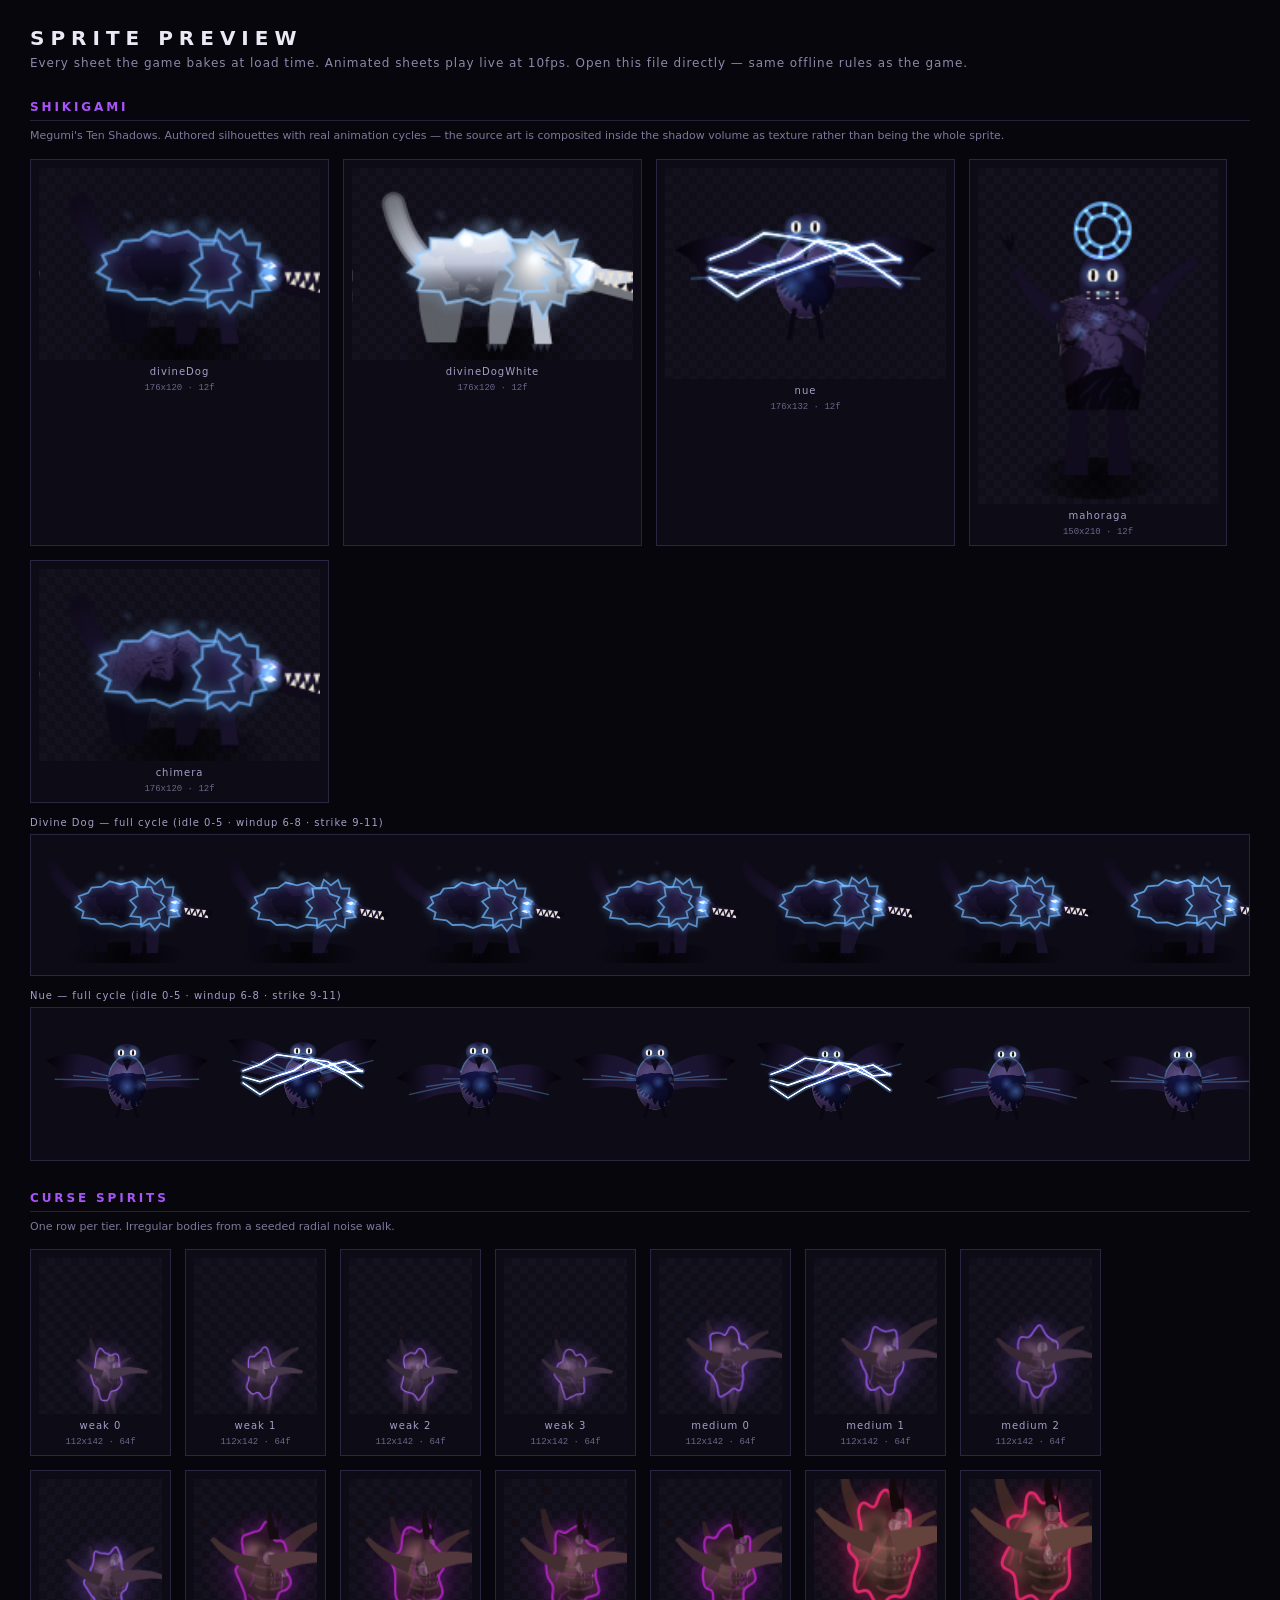
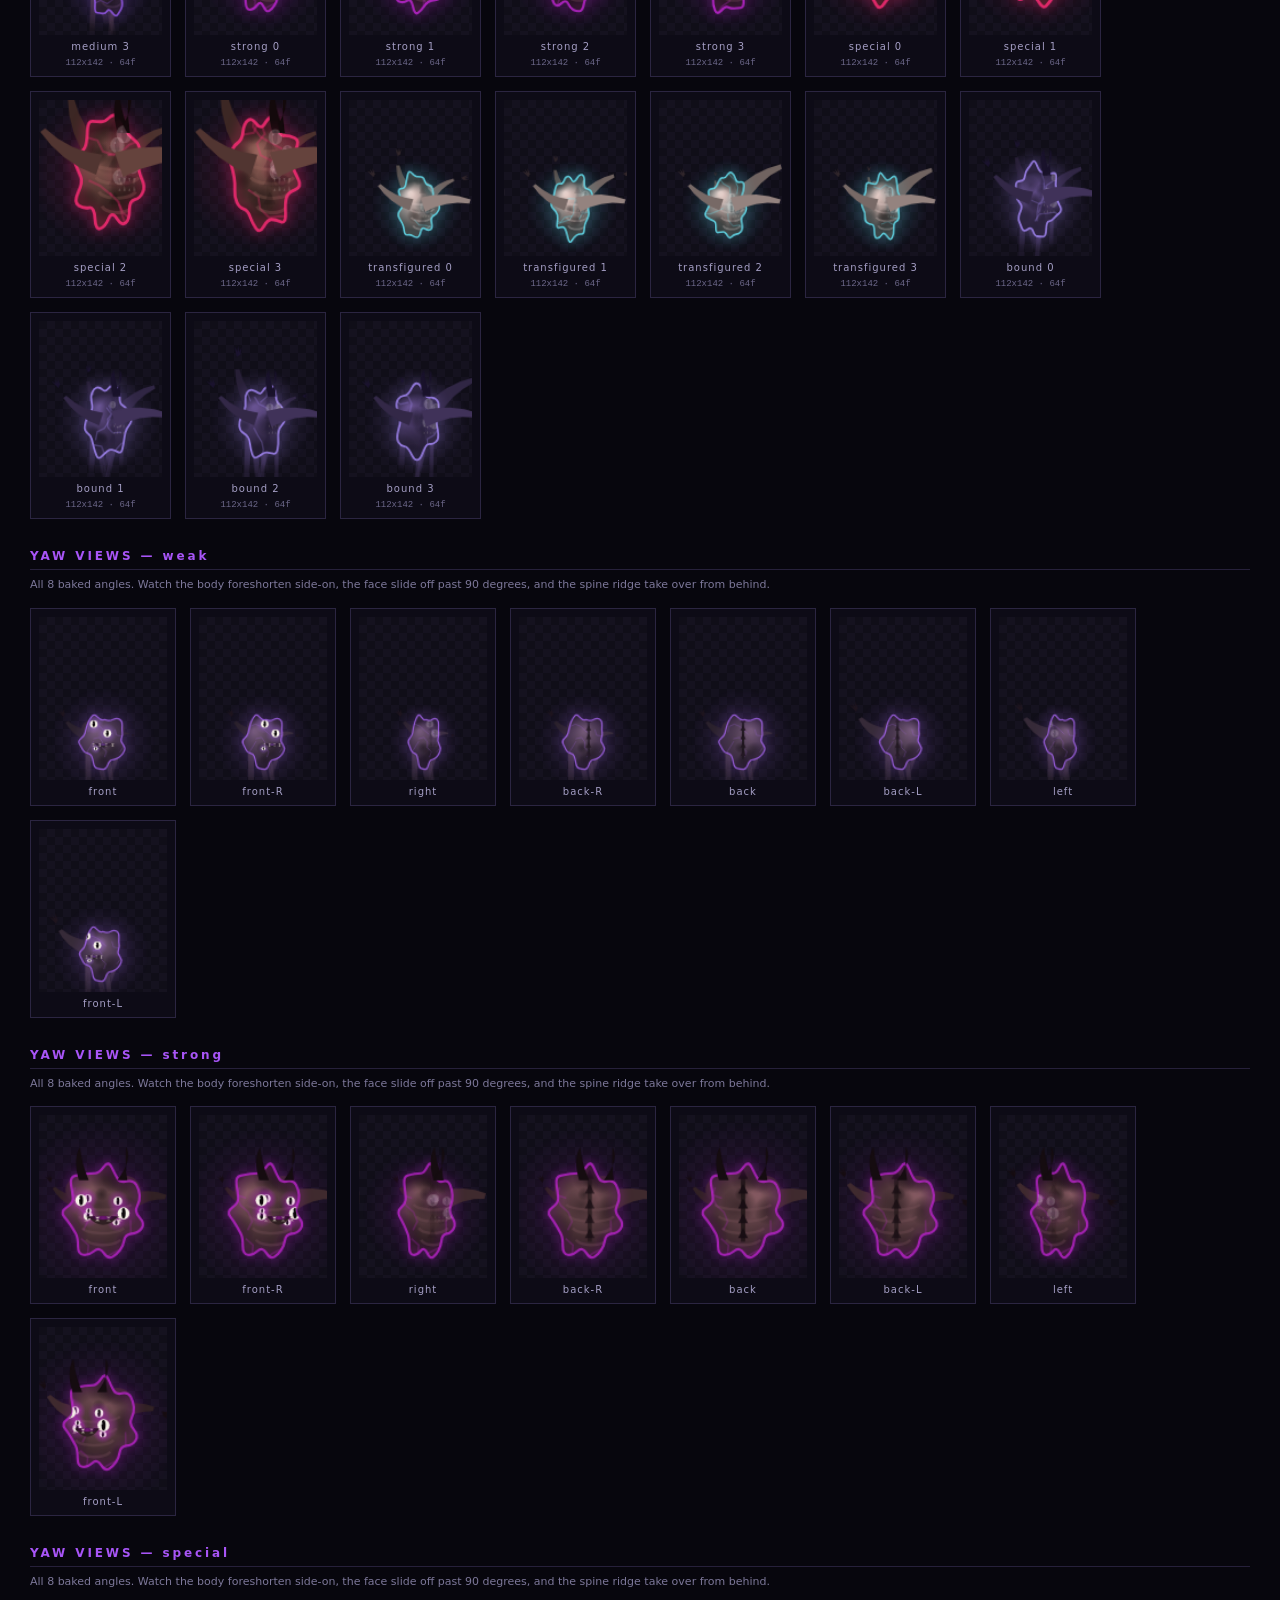
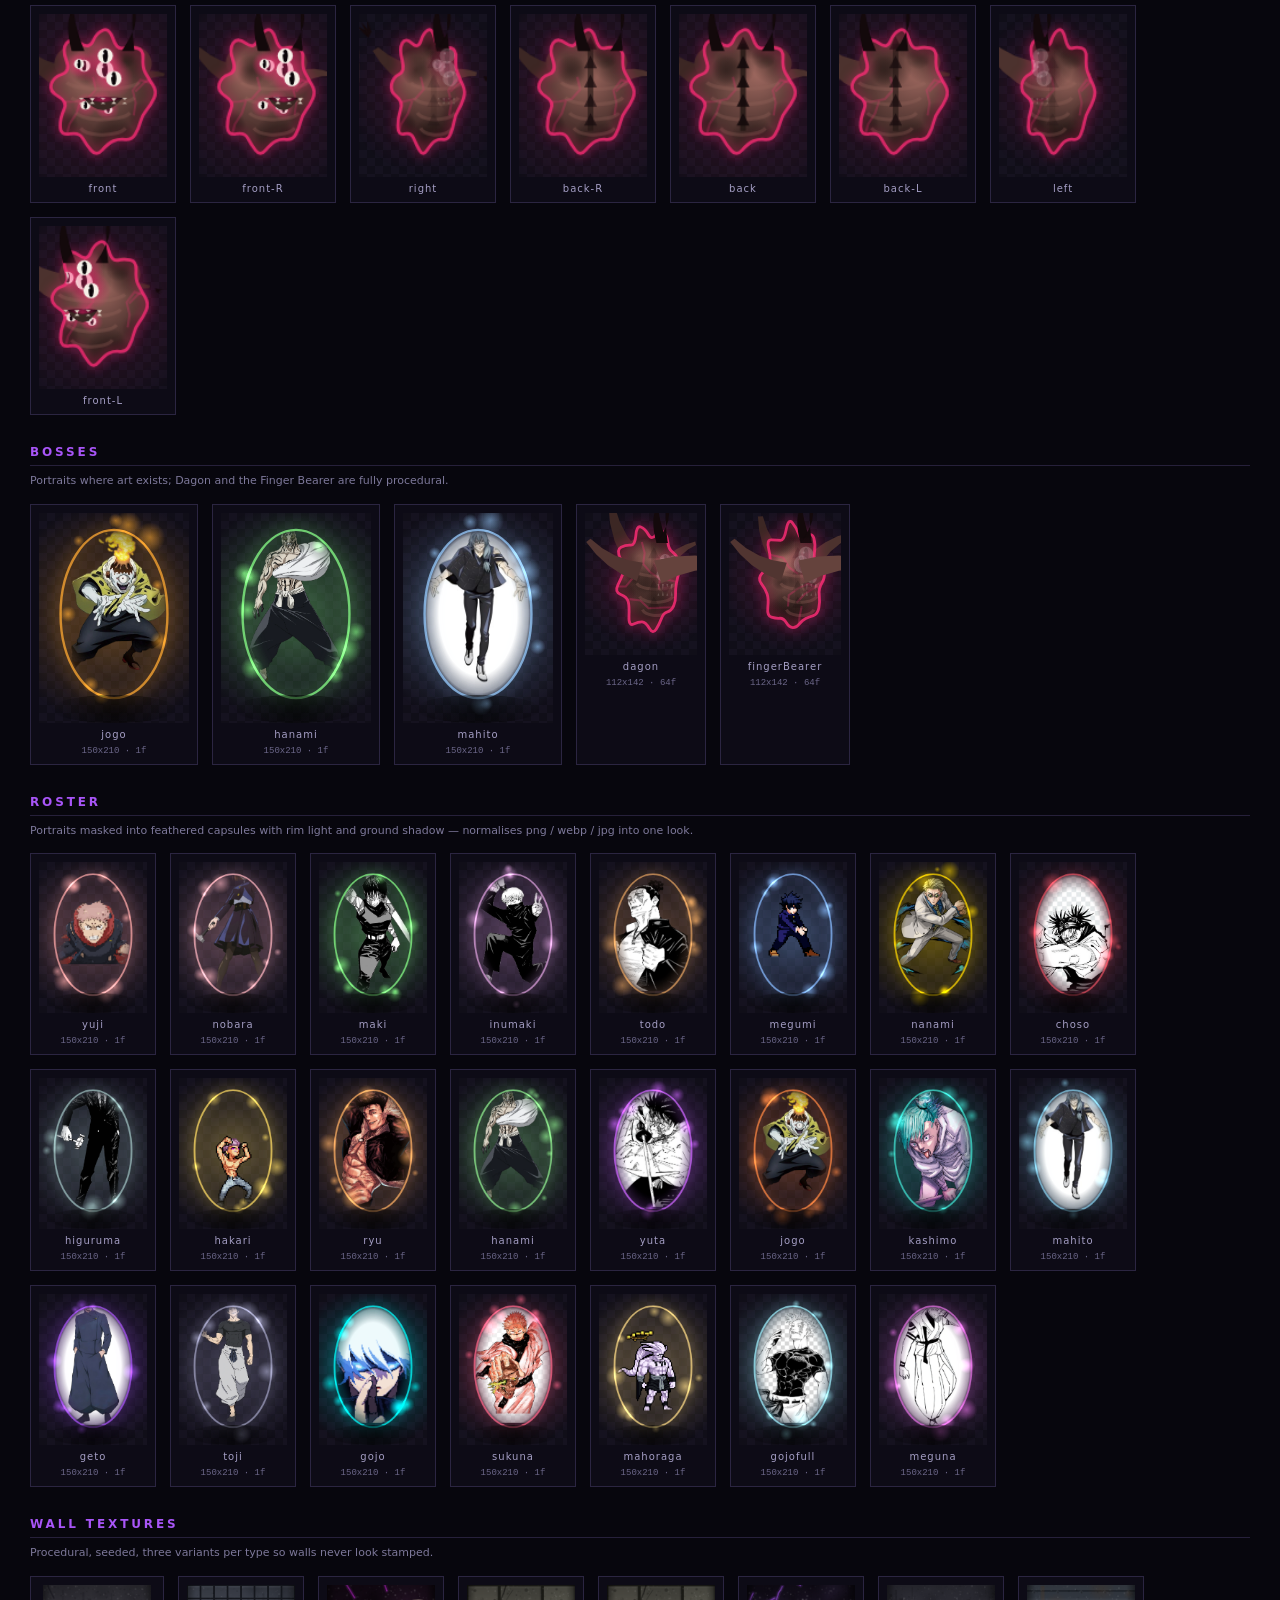
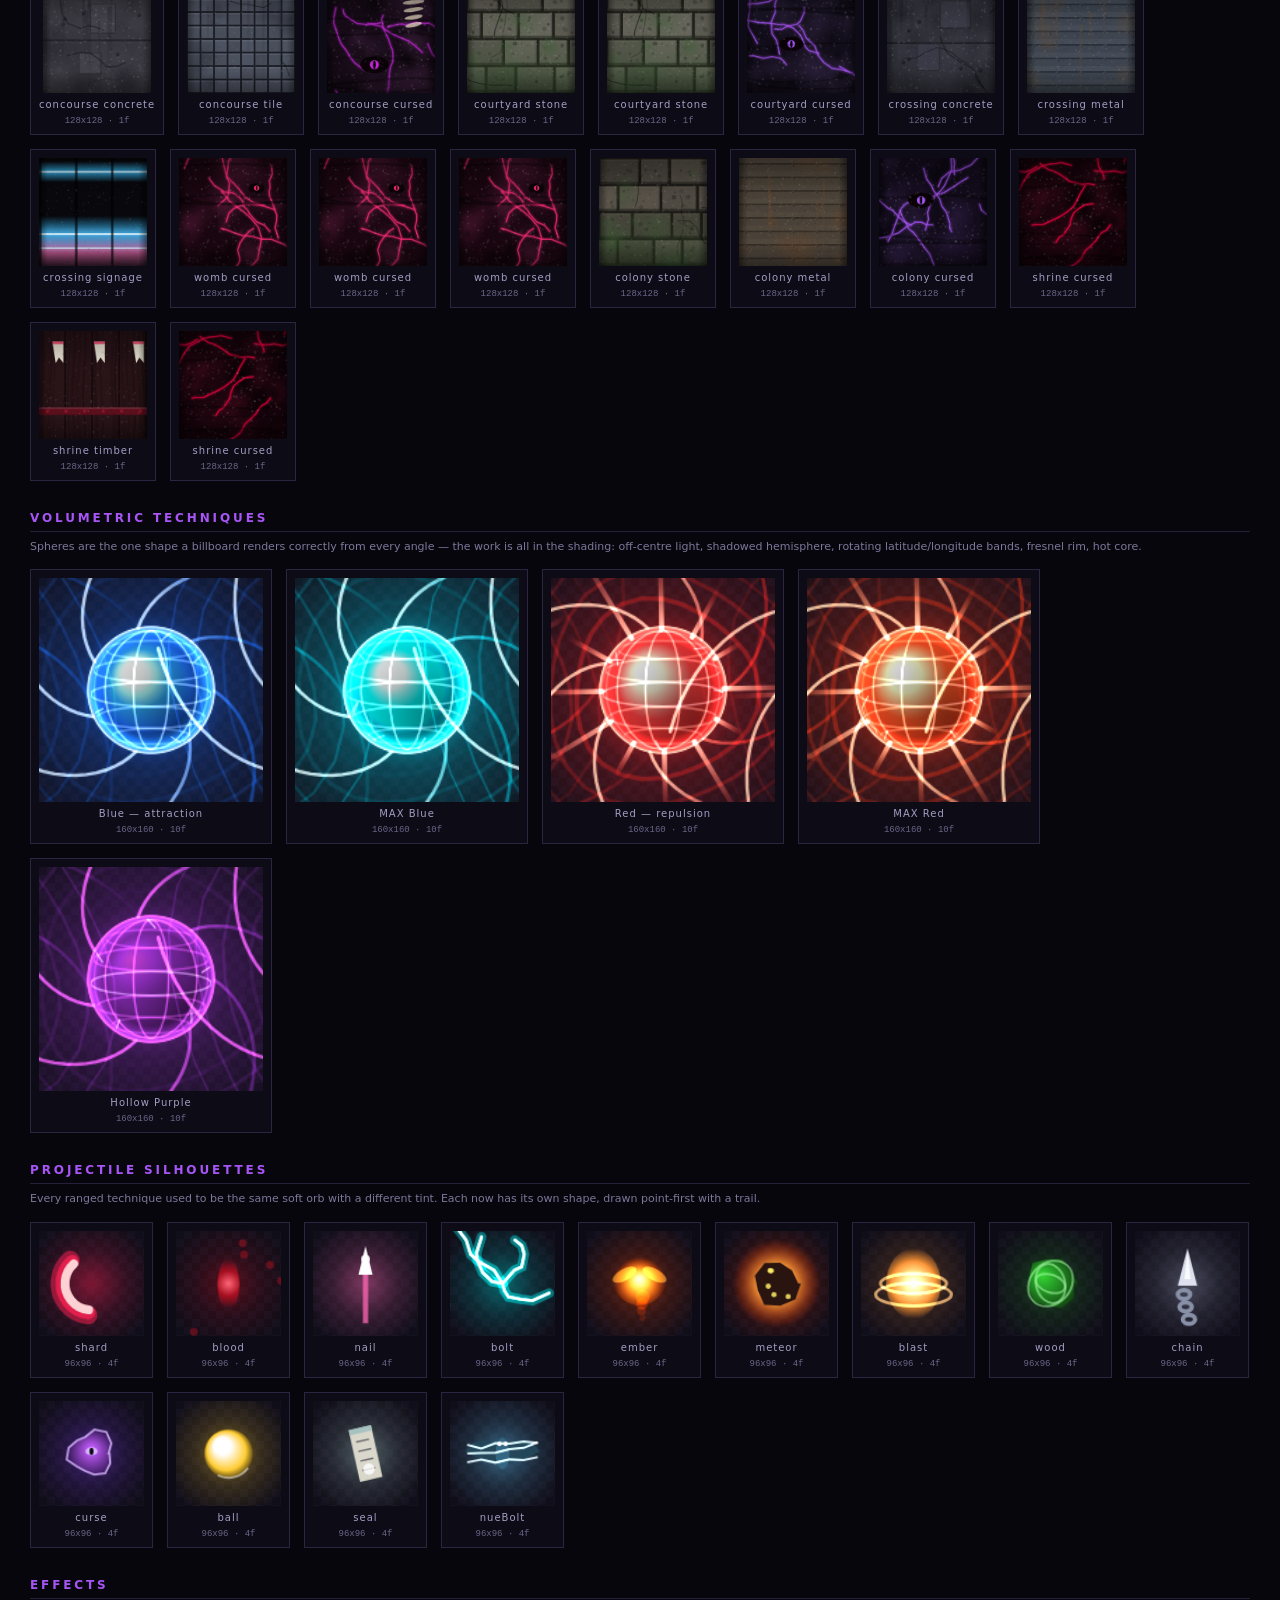
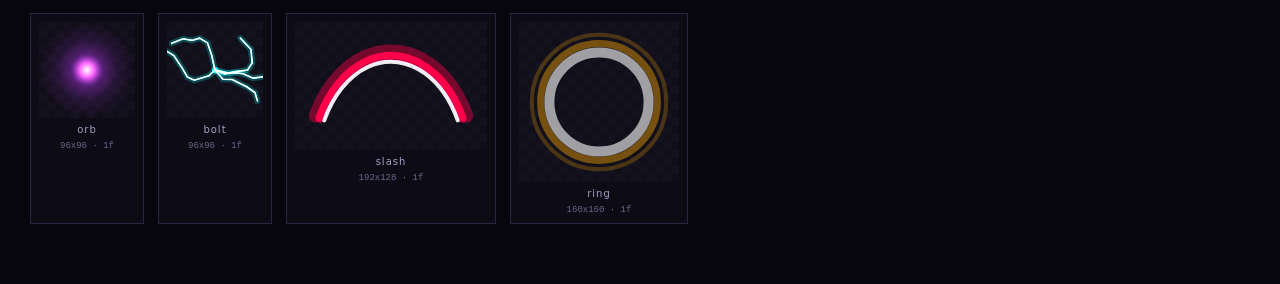
<file: fps/tools/sprite-preview.html>
<!DOCTYPE html>
<html lang="en">
<head>
<meta charset="utf-8">
<title>Sprite Preview — Cursed Domain</title>
<style>
  :root { --line: rgba(150,130,220,.22); }
  * { margin:0; padding:0; box-sizing:border-box; }
  body {
    background:#07060d; color:#ece9f5; padding:26px 30px 60px;
    font-family:"Rajdhani","Chakra Petch",system-ui,sans-serif;
  }
  h1 { font-size:20px; letter-spacing:.3em; font-weight:700; }
  .sub { font-size:12px; color:#8d88a8; margin:6px 0 24px; letter-spacing:.08em; }
  h2 {
    font-size:12px; letter-spacing:.24em; color:#a855f7;
    margin:30px 0 4px; padding-bottom:6px; border-bottom:1px solid var(--line);
  }
  .note { font-size:11px; color:#7d789a; margin:6px 0 14px; line-height:1.6; }
  .row { display:flex; flex-wrap:wrap; gap:14px; margin-top:14px; }
  .cell {
    background:#0d0b16; border:1px solid var(--line); padding:8px;
    display:flex; flex-direction:column; align-items:center; gap:6px;
  }
  .cell canvas { image-rendering:auto; background:
    repeating-conic-gradient(#15121f 0 25%, #100e18 0 50%) 0 0/16px 16px; }
  .label { font-size:10px; letter-spacing:.1em; color:#a49ec4; }
  .dim { font-size:9px; color:#6b6688; font-family:monospace; }
  .strip { overflow-x:auto; max-width:100%; border:1px solid var(--line); background:#0d0b16; padding:8px; }
  #err { color:#ff6b7d; font-family:monospace; font-size:12px; white-space:pre-wrap; }
</style>
</head>
<body>
<h1>SPRITE PREVIEW</h1>
<div class="sub">
  Every sheet the game bakes at load time. Animated sheets play live at 10fps.
  Open this file directly — same offline rules as the game.
</div>
<div id="err"></div>
<div id="out"></div>

<script src="../js/engine/core.js"></script>
<script src="../js/data/sprites.js"></script>
<script src="../js/data/characters.js"></script>
<script src="../js/data/bosses.js"></script>
<script src="../js/data/levels.js"></script>
<script src="../js/data/domains.js"></script>
<script src="../js/engine/assets.js"></script>
<script src="../js/engine/map.js"></script>
<script src="../js/engine/textures.js"></script>
<script src="../js/engine/spritebake.js"></script>
<script src="../js/game/art.js"></script>
<script>
/* The preview lives in tools/, so Avatar/ is one level further up than the
   game expects. Rewrite the manifest before Art.build() reads it. */
(function () {
  const S = window.JJK.SPRITES;
  const fix = (o) => { for (const k of Object.keys(o)) o[k] = '../' + o[k]; };
  fix(S.PORTRAITS); fix(S.BOSS_PORTRAITS); fix(S.PROPS);
  S.SKY = '../' + S.SKY;
})();

const out = document.getElementById('out');
const players = [];

function section(title, note) {
  const h = document.createElement('h2'); h.textContent = title; out.appendChild(h);
  if (note) { const n = document.createElement('div'); n.className = 'note'; n.textContent = note; out.appendChild(n); }
  const r = document.createElement('div'); r.className = 'row'; out.appendChild(r);
  return r;
}

/** One animated cell cycling through a sheet's frames. */
function cell(row, sheet, label, scale) {
  const wrap = document.createElement('div'); wrap.className = 'cell';
  const c = document.createElement('canvas');
  const s = scale || 1;
  c.width = sheet.fw * s; c.height = sheet.fh * s;
  const ctx = c.getContext('2d');
  wrap.appendChild(c);
  const l = document.createElement('div'); l.className = 'label'; l.textContent = label;
  const d = document.createElement('div'); d.className = 'dim';
  d.textContent = `${sheet.fw}x${sheet.fh} · ${sheet.frames}f`;
  wrap.appendChild(l); wrap.appendChild(d);
  row.appendChild(wrap);
  players.push(() => {
    const f = sheet.frames > 1 ? Math.floor(Date.now() / 100) % sheet.frames : 0;
    ctx.clearRect(0, 0, c.width, c.height);
    ctx.drawImage(sheet.canvas, f * sheet.fw, 0, sheet.fw, sheet.fh, 0, 0, c.width, c.height);
  });
}

/** Every yaw view of a creature, animating its idle cycle. */
function angleRow(row, sheet, label) {
  const poses = sheet.poses || 1;
  const names = ['front','front-R','right','back-R','back','back-L','left','front-L'];
  for (let a = 0; a < (sheet.angles || 1); a++) {
    const wrap = document.createElement('div'); wrap.className = 'cell';
    const c = document.createElement('canvas');
    c.width = sheet.fw * 1.15; c.height = sheet.fh * 1.15;
    const ctx = c.getContext('2d');
    wrap.appendChild(c);
    const l = document.createElement('div'); l.className = 'label';
    l.textContent = names[a] || ('yaw ' + a);
    wrap.appendChild(l);
    row.appendChild(wrap);
    const seq = [0, 1, 2, 3, 2, 1];
    players.push(() => {
      const p = seq[Math.floor(Date.now() / 110) % seq.length] % poses;
      ctx.clearRect(0, 0, c.width, c.height);
      ctx.drawImage(sheet.canvas, (a * poses + p) * sheet.fw, 0, sheet.fw, sheet.fh,
        0, 0, c.width, c.height);
    });
  }
  void label;
}

/** Full frame strip, laid out flat so you can inspect the whole cycle. */
function strip(sheet, label) {
  const h = document.createElement('div'); h.className = 'label';
  h.textContent = label + ' — full cycle (idle 0-5 · windup 6-8 · strike 9-11)';
  h.style.margin = '14px 0 6px';
  out.appendChild(h);
  const box = document.createElement('div'); box.className = 'strip';
  const c = document.createElement('canvas');
  c.width = sheet.canvas.width; c.height = sheet.canvas.height;
  c.getContext('2d').drawImage(sheet.canvas, 0, 0);
  box.appendChild(c); out.appendChild(box);
}

(async () => {
  try {
    const JJK = window.JJK;
    await JJK.Art.build(() => {});

    let r = section('SHIKIGAMI',
      'Megumi\'s Ten Shadows. Authored silhouettes with real animation cycles — the source art is composited inside the shadow volume as texture rather than being the whole sprite.');
    for (const k of ['divineDog', 'divineDogWhite', 'nue', 'mahoraga', 'chimera']) {
      if (JJK.Art.props[k]) cell(r, JJK.Art.props[k], k, 1.6);
    }
    strip(JJK.Art.props.divineDog, 'Divine Dog');
    strip(JJK.Art.props.nue, 'Nue');

    r = section('CURSE SPIRITS', 'One row per tier. Irregular bodies from a seeded radial noise walk.');
    for (const tier of Object.keys(JJK.Art.curses)) {
      JJK.Art.curses[tier].forEach((sh, i) => cell(r, sh, `${tier} ${i}`, 1.1));
    }

    for (const tier of ['weak', 'strong', 'special']) {
      const sh = JJK.Art.curses[tier] && JJK.Art.curses[tier][0];
      if (!sh) continue;
      const ar = section(`YAW VIEWS — ${tier}`,
        'All 8 baked angles. Watch the body foreshorten side-on, the face slide off past 90 degrees, and the spine ridge take over from behind.');
      angleRow(ar, sh, tier);
    }

    r = section('BOSSES', 'Portraits where art exists; Dagon and the Finger Bearer are fully procedural.');
    for (const id of Object.keys(JJK.Art.bosses)) cell(r, JJK.Art.bosses[id], id, 1.0);

    r = section('ROSTER', 'Portraits masked into feathered capsules with rim light and ground shadow — normalises png / webp / jpg into one look.');
    for (const id of JJK.ROSTER_ORDER) if (JJK.Art.avatars[id]) cell(r, JJK.Art.avatars[id], id, 0.72);

    r = section('WALL TEXTURES', 'Procedural, seeded, three variants per type so walls never look stamped.');
    for (const lvl of JJK.LEVELS) {
      for (const t of [1, 2, 3]) {
        const tex = JJK.Textures.getWallTexture(lvl.theme, t, 0);
        cell(r, { canvas: tex, fw: 128, fh: 128, frames: 1 }, `${lvl.id} ${lvl.theme.walls[t]}`, 0.85);
      }
    }

    r = section('VOLUMETRIC TECHNIQUES',
      'Spheres are the one shape a billboard renders correctly from every angle — the work is all in the shading: off-centre light, shadowed hemisphere, rotating latitude/longitude bands, fresnel rim, hot core.');
    cell(r, JJK.SpriteBake.energySphere('#1e6fff', '#e8f6ff', 'implode'), 'Blue — attraction', 1.4);
    cell(r, JJK.SpriteBake.energySphere('#00e5ff', '#ffffff', 'implode'), 'MAX Blue', 1.4);
    cell(r, JJK.SpriteBake.energySphere('#ff2b2b', '#ffe6c8', 'explode'), 'Red — repulsion', 1.4);
    cell(r, JJK.SpriteBake.energySphere('#ff3a1a', '#fff0c8', 'explode'), 'MAX Red', 1.4);
    cell(r, JJK.SpriteBake.energySphere('#9932cc', '#ff66ff', 'void'), 'Hollow Purple', 1.4);

    r = section('PROJECTILE SILHOUETTES',
      'Every ranged technique used to be the same soft orb with a different tint. Each now has its own shape, drawn point-first with a trail.');
    const PS = [
      ['shard', '#ff2255', '#ffdddd'], ['blood', '#aa1122', '#ff6677'],
      ['nail', '#ff69b4', '#ffffff'], ['bolt', '#00ced1', '#ffffff'],
      ['ember', '#ff4500', '#ffcc44'], ['meteor', '#ff3300', '#ffee66'],
      ['blast', '#c9772f', '#ffcc88'], ['wood', '#228b22', '#aaffaa'],
      ['chain', '#8890a8', '#dde0ee'], ['curse', '#7c3aed', '#d8b4fe'],
      ['ball', '#ffcc33', '#ffffff'], ['seal', '#9fc0c0', '#ffffff'],
      ['nueBolt', '#66ccff', '#ffffff'],
    ];
    for (const [sh, col, core] of PS) {
      cell(r, JJK.SpriteBake.projectileSprite(sh, col, core), sh, 1.1);
    }

    r = section('EFFECTS', null);
    cell(r, JJK.SpriteBake.orb('#9932cc', '#ff66ff'), 'orb', 1);
    cell(r, JJK.SpriteBake.bolt('#00ced1'), 'bolt', 1);
    cell(r, JJK.SpriteBake.slash('#ff0044'), 'slash', 1);
    cell(r, JJK.SpriteBake.ring('#ffaa00'), 'ring', 1);

    (function loop() { for (const p of players) p(); requestAnimationFrame(loop); })();
  } catch (e) {
    document.getElementById('err').textContent = 'Preview failed:\n' + (e && e.stack || e);
  }
})();
</script>
</body>
</html>
</file>
<file: fps/css/main.css>
/* ==========================================================================
   MAIN — reset, canvas, shared primitives.
   System font stacks only, so nothing depends on a network fetch.
   ========================================================================== */

:root {
  --bg: #05040a;
  --panel: rgba(12, 10, 20, 0.86);
  --panel-solid: #0b0912;
  --line: rgba(150, 130, 220, 0.22);
  --line-hot: rgba(190, 120, 255, 0.75);
  --ink: #ece9f5;
  --dim: rgba(236, 233, 245, 0.55);
  --dimmer: rgba(236, 233, 245, 0.3);
  --accent: #a855f7;
  --accent2: #ff2d78;
  --good: #50ffc8;
  --warn: #ffcc44;
  --bad: #ff4d5e;
  --sans: "Rajdhani", "Chakra Petch", "Eurostile", "Bahnschrift",
          system-ui, -apple-system, "Segoe UI", sans-serif;
  --mono: "JetBrains Mono", "SF Mono", "Consolas", monospace;
  --jp: "Hiragino Mincho ProN", "Yu Mincho", "MS Mincho", serif;
}

* { margin: 0; padding: 0; box-sizing: border-box; }

html, body {
  width: 100%; height: 100%;
  background: var(--bg);
  color: var(--ink);
  font-family: var(--sans);
  overflow: hidden;
  user-select: none;
  -webkit-font-smoothing: antialiased;
}

#game {
  position: fixed;
  inset: 0;
  width: 100vw;
  height: 100vh;
  display: block;
  background: #000;
  cursor: none;
}
body.menu-open #game { cursor: default; }

/* ---------- pointer-lock prompt ---------- */
.lock-prompt {
  position: fixed; inset: 0;
  display: grid; place-items: center;
  background: rgba(3, 2, 8, 0.55);
  backdrop-filter: blur(3px);
  z-index: 40;
  cursor: pointer;
}
.lock-prompt.hidden { display: none; }
.lock-inner { text-align: center; animation: breathe 2.4s ease-in-out infinite; }
.lock-icon { font-size: 54px; color: var(--accent); text-shadow: 0 0 24px var(--accent); }
.lock-text { font-size: 26px; letter-spacing: 0.28em; font-weight: 700; margin-top: 10px; }
.lock-sub { font-size: 13px; color: var(--dim); letter-spacing: 0.16em; margin-top: 6px; }

@keyframes breathe {
  0%, 100% { opacity: 0.75; transform: scale(1); }
  50% { opacity: 1; transform: scale(1.03); }
}

/* ---------- buttons ---------- */
.primary-btn {
  font-family: var(--sans);
  font-size: 17px; font-weight: 700; letter-spacing: 0.2em;
  padding: 14px 30px;
  color: #0a0410;
  background: linear-gradient(135deg, var(--accent) 0%, var(--accent2) 100%);
  border: none; border-radius: 2px;
  cursor: pointer;
  transition: transform 0.12s ease, box-shadow 0.2s ease, filter 0.2s ease;
  box-shadow: 0 0 0 rgba(168, 85, 247, 0);
  clip-path: polygon(10px 0, 100% 0, calc(100% - 10px) 100%, 0 100%);
}
.primary-btn:hover:not(:disabled) {
  transform: translateY(-2px);
  box-shadow: 0 6px 28px rgba(168, 85, 247, 0.5);
  filter: brightness(1.12);
}
.primary-btn:active:not(:disabled) { transform: translateY(0); }
.primary-btn:disabled { opacity: 0.32; cursor: not-allowed; filter: grayscale(0.7); }

.ghost-btn {
  font-family: var(--sans);
  font-size: 13px; font-weight: 600; letter-spacing: 0.18em;
  padding: 11px 20px;
  color: var(--dim);
  background: transparent;
  border: 1px solid var(--line);
  border-radius: 2px;
  cursor: pointer;
  transition: all 0.16s ease;
}
.ghost-btn:hover { color: var(--ink); border-color: var(--line-hot); background: rgba(168, 85, 247, 0.09); }
.ghost-btn.danger:hover { color: var(--bad); border-color: rgba(255, 77, 94, 0.6); background: rgba(255, 77, 94, 0.08); }

.back-btn {
  font-family: var(--sans);
  font-size: 13px; font-weight: 600; letter-spacing: 0.16em;
  color: var(--dim); background: none; border: none; cursor: pointer;
  padding: 8px 4px;
  transition: color 0.15s ease, transform 0.15s ease;
}
.back-btn:hover { color: var(--ink); transform: translateX(-3px); }

/* ---------- form bits ---------- */
.toggle { display: inline-flex; align-items: center; gap: 9px; cursor: pointer; font-size: 13px; color: var(--dim); }
.toggle input { accent-color: var(--accent); width: 15px; height: 15px; cursor: pointer; }
.toggle:hover { color: var(--ink); }

input[type="range"] {
  -webkit-appearance: none; appearance: none;
  height: 3px; background: var(--line); border-radius: 2px; outline: none; cursor: pointer;
}
input[type="range"]::-webkit-slider-thumb {
  -webkit-appearance: none; appearance: none;
  width: 15px; height: 15px; border-radius: 50%;
  background: var(--accent); cursor: pointer;
  box-shadow: 0 0 10px rgba(168, 85, 247, 0.7);
}
input[type="range"]::-moz-range-thumb {
  width: 15px; height: 15px; border: none; border-radius: 50%;
  background: var(--accent); cursor: pointer;
}

/* ---------- scrollbars ---------- */
::-webkit-scrollbar { width: 8px; height: 8px; }
::-webkit-scrollbar-track { background: rgba(255, 255, 255, 0.03); }
::-webkit-scrollbar-thumb { background: rgba(168, 85, 247, 0.35); border-radius: 4px; }
::-webkit-scrollbar-thumb:hover { background: rgba(168, 85, 247, 0.6); }
</file>
<file: fps/css/screens.css>
/* ==========================================================================
   SCREENS — loading, title, character select, arena select, battle setup,
   and the overlay cards (pause / game over / controls / settings).
   ========================================================================== */

.screen {
  position: fixed; inset: 0;
  display: none;
  flex-direction: column;
  background:
    radial-gradient(1200px 700px at 50% -10%, rgba(90, 40, 150, 0.30), transparent 60%),
    radial-gradient(900px 600px at 90% 110%, rgba(190, 30, 90, 0.18), transparent 60%),
    var(--bg);
  z-index: 20;
  overflow: hidden;
}
.screen.active { display: flex; }

/* Subtle scan texture over every menu. */
.screen::after {
  content: '';
  position: absolute; inset: 0;
  background: repeating-linear-gradient(0deg, rgba(255,255,255,0.014) 0 1px, transparent 1px 3px);
  pointer-events: none;
}

.overlay {
  position: fixed; inset: 0;
  display: none;
  place-items: center;
  background: rgba(3, 2, 8, 0.80);
  backdrop-filter: blur(7px);
  z-index: 60;
}
.overlay.active { display: grid; }

/* ==================== LOADING ==================== */
.load-wrap { margin: auto; text-align: center; }
.load-kanji {
  font-family: var(--jp); font-size: 74px; letter-spacing: 0.18em;
  color: rgba(168, 85, 247, 0.42);
  text-shadow: 0 0 50px rgba(168, 85, 247, 0.45);
  animation: pulseK 3s ease-in-out infinite;
}
@keyframes pulseK { 0%,100% { opacity: 0.5; } 50% { opacity: 1; } }
.load-title {
  font-size: 30px; letter-spacing: 0.44em; font-weight: 700;
  margin: 14px 0 30px; color: var(--ink);
}
.load-bar {
  width: 340px; height: 2px; background: rgba(255,255,255,0.10);
  margin: 0 auto; overflow: hidden;
}
.load-fill {
  height: 100%; width: 0%;
  background: linear-gradient(90deg, var(--accent), var(--accent2));
  box-shadow: 0 0 14px var(--accent);
  transition: width 0.25s ease;
}
.load-status {
  margin-top: 14px; font-size: 11px; letter-spacing: 0.24em;
  color: var(--dimmer); font-family: var(--mono);
}

/* ==================== TITLE ==================== */
.title-inner { margin: auto; text-align: center; padding: 40px 24px; position: relative; z-index: 2; }
.title-kanji {
  font-family: var(--jp); font-size: 22px; letter-spacing: 0.7em;
  color: rgba(255, 45, 120, 0.75); margin-bottom: 10px;
}
.title-main {
  font-size: clamp(46px, 8vw, 92px);
  font-weight: 700; letter-spacing: 0.09em; line-height: 0.95;
}
.title-main span {
  display: block;
  background: linear-gradient(100deg, var(--accent) 0%, var(--accent2) 55%, #ff8a3d 100%);
  -webkit-background-clip: text; background-clip: text; color: transparent;
  filter: drop-shadow(0 0 26px rgba(168, 85, 247, 0.45));
}
.title-tag {
  margin-top: 14px; font-size: 13px; letter-spacing: 0.24em;
  color: var(--dim); text-transform: uppercase;
}

.mode-grid {
  display: grid; grid-template-columns: repeat(3, minmax(0, 240px));
  gap: 16px; margin: 46px auto 0; justify-content: center;
}
@media (max-width: 780px) { .mode-grid { grid-template-columns: 1fr; } }

.mode-card {
  position: relative;
  display: flex; flex-direction: column; align-items: flex-start; gap: 7px;
  padding: 22px 20px 20px;
  background: var(--panel);
  border: 1px solid var(--line);
  color: var(--ink);
  cursor: pointer;
  text-align: left;
  font-family: var(--sans);
  transition: all 0.18s ease;
  clip-path: polygon(0 0, calc(100% - 14px) 0, 100% 14px, 100% 100%, 14px 100%, 0 calc(100% - 14px));
}
.mode-card:hover {
  border-color: var(--line-hot);
  background: rgba(30, 16, 50, 0.9);
  transform: translateY(-4px);
  box-shadow: 0 12px 40px rgba(120, 40, 200, 0.28);
}
.mode-kanji { font-family: var(--jp); font-size: 26px; color: var(--accent); letter-spacing: 0.16em; }
.mode-name { font-size: 21px; font-weight: 700; letter-spacing: 0.22em; }
.mode-desc { font-size: 12px; line-height: 1.55; color: var(--dim); }

.title-foot {
  margin-top: 40px; display: flex; gap: 12px; align-items: center; justify-content: center; flex-wrap: wrap;
}
.foot-note { font-size: 10.5px; color: var(--dimmer); letter-spacing: 0.12em; font-family: var(--mono); }

/* Perspective switch — links to the unified launcher (../index.html) and the 2D build. */
.title-nav {
  position: absolute; top: 18px; left: 22px; right: 22px;
  display: flex; justify-content: space-between; align-items: center; gap: 12px;
  z-index: 3;
}
.title-nav a { text-decoration: none; display: inline-block; }
@media (max-width: 560px) { .title-nav { flex-direction: column; align-items: flex-start; } }

/* ==================== SELECT HEADERS ==================== */
.sel-head {
  display: flex; align-items: center; gap: 22px;
  padding: 22px 34px 16px;
  border-bottom: 1px solid var(--line);
  position: relative; z-index: 2;
  flex-shrink: 0;
}
.sel-head h2 { font-size: 19px; letter-spacing: 0.32em; font-weight: 700; }
.sel-mode {
  margin-left: auto; font-size: 11px; letter-spacing: 0.24em;
  color: var(--accent); border: 1px solid var(--line-hot);
  padding: 5px 13px; font-family: var(--mono);
}

/* ==================== CHARACTER SELECT ==================== */
.sel-body {
  flex: 1; display: grid; grid-template-columns: 1fr 380px;
  gap: 0; min-height: 0; position: relative; z-index: 2;
}
@media (max-width: 1000px) { .sel-body { grid-template-columns: 1fr; } .char-info { display: none; } }

.char-grid {
  padding: 22px 28px 30px;
  overflow-y: auto;
  display: grid;
  grid-template-columns: repeat(auto-fill, minmax(124px, 1fr));
  gap: 12px;
  align-content: start;
}
.char-grid.small { grid-template-columns: repeat(auto-fill, minmax(96px, 1fr)); gap: 9px; }

.char-card {
  position: relative;
  aspect-ratio: 3 / 4;
  border: 1px solid var(--line);
  background: #0a0812;
  cursor: pointer;
  overflow: hidden;
  transition: all 0.16s ease;
  padding: 0;
  font-family: var(--sans);
}
.char-card img {
  position: absolute; inset: 0;
  width: 100%; height: 100%;
  object-fit: cover; object-position: center 22%;
  filter: saturate(0.75) brightness(0.78);
  transition: all 0.22s ease;
}
.char-card::after {
  content: '';
  position: absolute; inset: 0;
  background: linear-gradient(to top, rgba(5,4,10,0.96) 12%, rgba(5,4,10,0.15) 55%, transparent 80%);
}
.char-card:hover { transform: translateY(-4px); border-color: var(--accent); }
.char-card:hover img { filter: saturate(1.05) brightness(1); transform: scale(1.06); }
.char-card.selected {
  border-color: var(--accent);
  box-shadow: 0 0 0 1px var(--accent), 0 8px 34px rgba(168, 85, 247, 0.4);
}
.char-card.selected img { filter: saturate(1.15) brightness(1.05); }

.cc-name {
  position: absolute; left: 8px; right: 8px; bottom: 17px;
  font-size: 11px; font-weight: 700; letter-spacing: 0.09em;
  z-index: 2; line-height: 1.15;
}
.cc-kanji {
  position: absolute; left: 8px; bottom: 5px;
  font-family: var(--jp); font-size: 9.5px; color: var(--dim); z-index: 2;
}
.cc-role {
  position: absolute; top: 6px; right: 6px;
  font-size: 8px; letter-spacing: 0.1em; z-index: 2;
  padding: 2px 6px; background: rgba(0,0,0,0.65);
  border: 1px solid var(--line); color: var(--dim);
}

.char-card.locked { cursor: not-allowed; }
.char-card.locked img { filter: grayscale(1) brightness(0.24); }
.char-card.locked:hover { transform: none; border-color: var(--line); }
.cc-lock {
  position: absolute; inset: 0; z-index: 3;
  display: grid; place-items: center; gap: 4px;
  font-size: 20px; color: rgba(255,255,255,0.35);
  background: rgba(4,3,9,0.45);
}
.cc-lock small { font-size: 9px; letter-spacing: 0.14em; color: var(--dimmer); }

/* ---------- info panel ---------- */
.char-info {
  border-left: 1px solid var(--line);
  background: rgba(8, 6, 14, 0.7);
  padding: 22px 24px;
  overflow-y: auto;
  display: flex; flex-direction: column; gap: 14px;
  --accent-c: var(--accent);
}
.ci-portrait {
  width: 100%; aspect-ratio: 16 / 10;
  border: 1px solid var(--line); overflow: hidden; position: relative;
  background: #0a0812;
}
.ci-portrait img { width: 100%; height: 100%; object-fit: cover; object-position: center 20%; }
/* Small sources (128px pixel art) turn to mush under default bilinear
   upscaling — render them nearest-neighbor instead. Applied from JS only
   when naturalWidth is small, so large photos keep smooth sampling. */
img.pixel-art { image-rendering: pixelated; }
.ci-portrait::after {
  content: ''; position: absolute; inset: 0;
  background: linear-gradient(to top, rgba(5,4,10,0.85), transparent 60%);
}
.ci-head h3 { font-size: 21px; letter-spacing: 0.06em; color: var(--accent-c); }
.ci-kanji { font-family: var(--jp); font-size: 13px; color: var(--dim); margin-top: 2px; }
.ci-role {
  display: inline-block; margin-top: 7px;
  font-size: 9.5px; letter-spacing: 0.18em; padding: 3px 9px;
  border: 1px solid var(--line); color: var(--dim);
}
.ci-blurb { font-size: 12.5px; line-height: 1.6; color: var(--dim); font-style: italic; }

.ci-stats { display: flex; flex-direction: column; gap: 8px; }
.stat { display: grid; grid-template-columns: 90px 1fr 42px; align-items: center; gap: 9px; }
.stat label { font-size: 9.5px; letter-spacing: 0.14em; color: var(--dimmer); }
.stat-bar { height: 4px; background: rgba(255,255,255,0.08); overflow: hidden; }
.stat-bar i { display: block; height: 100%; width: 0%; background: var(--accent-c); transition: width 0.3s ease; }
.stat span { font-size: 11px; color: var(--dim); text-align: right; font-family: var(--mono); }

.ci-abilities { display: flex; flex-direction: column; gap: 6px; }
.ab-row {
  display: grid; grid-template-columns: 26px 1fr auto; gap: 9px; align-items: center;
  padding: 7px 9px; background: rgba(255,255,255,0.03); border-left: 2px solid var(--accent-c);
}
.ab-key {
  font-size: 10px; font-weight: 800; text-align: center;
  color: var(--accent-c); border: 1px solid var(--line); padding: 2px 0;
}
.ab-name { font-size: 12px; font-weight: 600; }
.ab-meta { font-size: 9.5px; color: var(--dimmer); font-family: var(--mono); text-align: right; }
.ab-kind { display: block; color: var(--dim); letter-spacing: 0.1em; }

.ci-passive label { font-size: 9.5px; letter-spacing: 0.16em; color: var(--dimmer); }
.ci-passive p { font-size: 11.5px; line-height: 1.6; color: var(--dim); margin-top: 5px; }
.char-info .primary-btn { margin-top: auto; width: 100%; }

/* ==================== ARENA SELECT ==================== */
.level-grid {
  flex: 1; overflow-y: auto; padding: 24px 34px;
  display: grid; grid-template-columns: repeat(auto-fill, minmax(280px, 1fr));
  gap: 15px; align-content: start; position: relative; z-index: 2;
}
.level-card {
  border: 1px solid var(--line);
  background: var(--panel);
  padding: 18px;
  cursor: pointer;
  text-align: left;
  font-family: var(--sans);
  color: var(--ink);
  transition: all 0.18s ease;
  display: flex; flex-direction: column; gap: 8px;
  position: relative; overflow: hidden;
}
.level-card:hover { border-color: var(--line-hot); transform: translateY(-3px); }
.level-card.selected { border-color: var(--accent); box-shadow: 0 0 0 1px var(--accent), 0 8px 30px rgba(168,85,247,0.3); }
.lc-swatch { height: 5px; width: 60px; }
.lc-kanji { font-family: var(--jp); font-size: 15px; color: var(--dim); }
.lc-name { font-size: 17px; font-weight: 700; letter-spacing: 0.1em; }
.lc-sub { font-size: 11.5px; color: var(--dim); line-height: 1.5; }
.lc-boss { font-size: 10px; letter-spacing: 0.14em; color: var(--accent2); font-family: var(--mono); }
.lc-mini { position: absolute; right: 12px; top: 12px; opacity: 0.5; }

.level-foot {
  display: flex; align-items: center; justify-content: space-between;
  gap: 16px; padding: 16px 34px 22px;
  border-top: 1px solid var(--line); position: relative; z-index: 2;
}

/* ==================== BATTLE SETUP ==================== */
.battle-body {
  flex: 1; display: grid; grid-template-columns: 340px 1fr;
  min-height: 0; position: relative; z-index: 2;
}
@media (max-width: 900px) { .battle-body { grid-template-columns: 1fr; } }

.battle-left {
  padding: 22px 24px; border-right: 1px solid var(--line);
  display: flex; flex-direction: column; gap: 12px; overflow-y: auto;
}
.battle-right { padding: 0; display: flex; flex-direction: column; min-height: 0; }
.battle-right .bl-label { padding: 20px 28px 8px; }
.bl-label { font-size: 9.5px; letter-spacing: 0.22em; color: var(--dimmer); }

.count-row { display: flex; gap: 7px; flex-wrap: wrap; }
.count-btn {
  flex: 1; min-width: 48px; padding: 10px 8px;
  background: transparent; border: 1px solid var(--line);
  color: var(--dim); font-family: var(--sans); font-size: 12px;
  font-weight: 700; letter-spacing: 0.14em; cursor: pointer;
  transition: all 0.15s ease;
}
.count-btn:hover { color: var(--ink); border-color: var(--line-hot); }
.count-btn.active { background: rgba(168,85,247,0.16); border-color: var(--accent); color: var(--ink); }

.slot-row { display: flex; gap: 8px; flex-wrap: wrap; }
.slot {
  width: 68px; aspect-ratio: 3/4;
  border: 1px dashed var(--line); background: #0a0812;
  position: relative; cursor: pointer; overflow: hidden;
  display: grid; place-items: center;
  transition: all 0.15s ease;
}
.slot:hover { border-color: var(--line-hot); }
.slot.armed { border-style: solid; border-color: var(--accent); box-shadow: 0 0 0 1px var(--accent); }
.slot img { position: absolute; inset: 0; width: 100%; height: 100%; object-fit: cover; object-position: center 20%; }
.slot-empty { font-size: 20px; color: var(--dimmer); }
.slot-name {
  position: absolute; bottom: 0; left: 0; right: 0;
  font-size: 8px; text-align: center; padding: 3px 2px;
  background: rgba(4,3,9,0.85); letter-spacing: 0.05em;
}
.battle-actions { display: flex; gap: 8px; }
.battle-actions .ghost-btn { flex: 1; }
.battle-left .primary-btn { margin-top: auto; }

/* ==================== OVERLAY CARDS ==================== */
.ov-card {
  background: var(--panel-solid);
  border: 1px solid var(--line);
  padding: 34px 40px;
  min-width: 380px; max-width: 92vw; max-height: 88vh; overflow-y: auto;
  text-align: center;
  clip-path: polygon(0 0, calc(100% - 20px) 0, 100% 20px, 100% 100%, 20px 100%, 0 calc(100% - 20px));
  box-shadow: 0 24px 80px rgba(0,0,0,0.7);
}
.ov-card.wide { min-width: 520px; }
.ov-kanji {
  font-family: var(--jp); font-size: 40px;
  color: rgba(168,85,247,0.5); letter-spacing: 0.2em;
}
.ov-card h2 { font-size: 27px; letter-spacing: 0.28em; font-weight: 700; margin: 8px 0 18px; }
.ov-note { font-size: 12px; color: var(--dim); margin-bottom: 18px; line-height: 1.6; }
.ov-note.dim { color: var(--dimmer); font-size: 11px; margin-top: 16px; }

.ov-stats {
  display: grid; grid-template-columns: repeat(auto-fit, minmax(90px, 1fr));
  gap: 14px; margin: 20px 0 26px;
}
.ov-stat { display: flex; flex-direction: column; gap: 4px; }
.ov-stat b { font-size: 26px; font-weight: 700; color: var(--ink); font-family: var(--mono); }
.ov-stat span { font-size: 9.5px; letter-spacing: 0.18em; color: var(--dimmer); }

.ov-actions { display: flex; gap: 10px; justify-content: center; flex-wrap: wrap; }

.key-grid {
  display: grid; grid-template-columns: repeat(auto-fit, minmax(230px, 1fr));
  gap: 8px; text-align: left; margin-bottom: 6px;
}
.key-row { display: flex; align-items: center; gap: 12px; padding: 7px 10px; background: rgba(255,255,255,0.03); }
.key-row kbd {
  font-family: var(--mono); font-size: 10.5px; letter-spacing: 0.06em;
  min-width: 74px; text-align: center;
  padding: 5px 8px; background: rgba(168,85,247,0.14);
  border: 1px solid var(--line-hot); color: var(--ink);
}
.key-row span { font-size: 12px; color: var(--dim); }

.set-row {
  display: grid; grid-template-columns: 150px 1fr 52px;
  align-items: center; gap: 12px; margin-bottom: 14px; text-align: left;
}
.set-row label { font-size: 11.5px; letter-spacing: 0.1em; color: var(--dim); }
.set-row > span { font-size: 11px; color: var(--dim); font-family: var(--mono); text-align: right; }
.set-row .toggle { grid-column: 1 / -1; }
</file>
